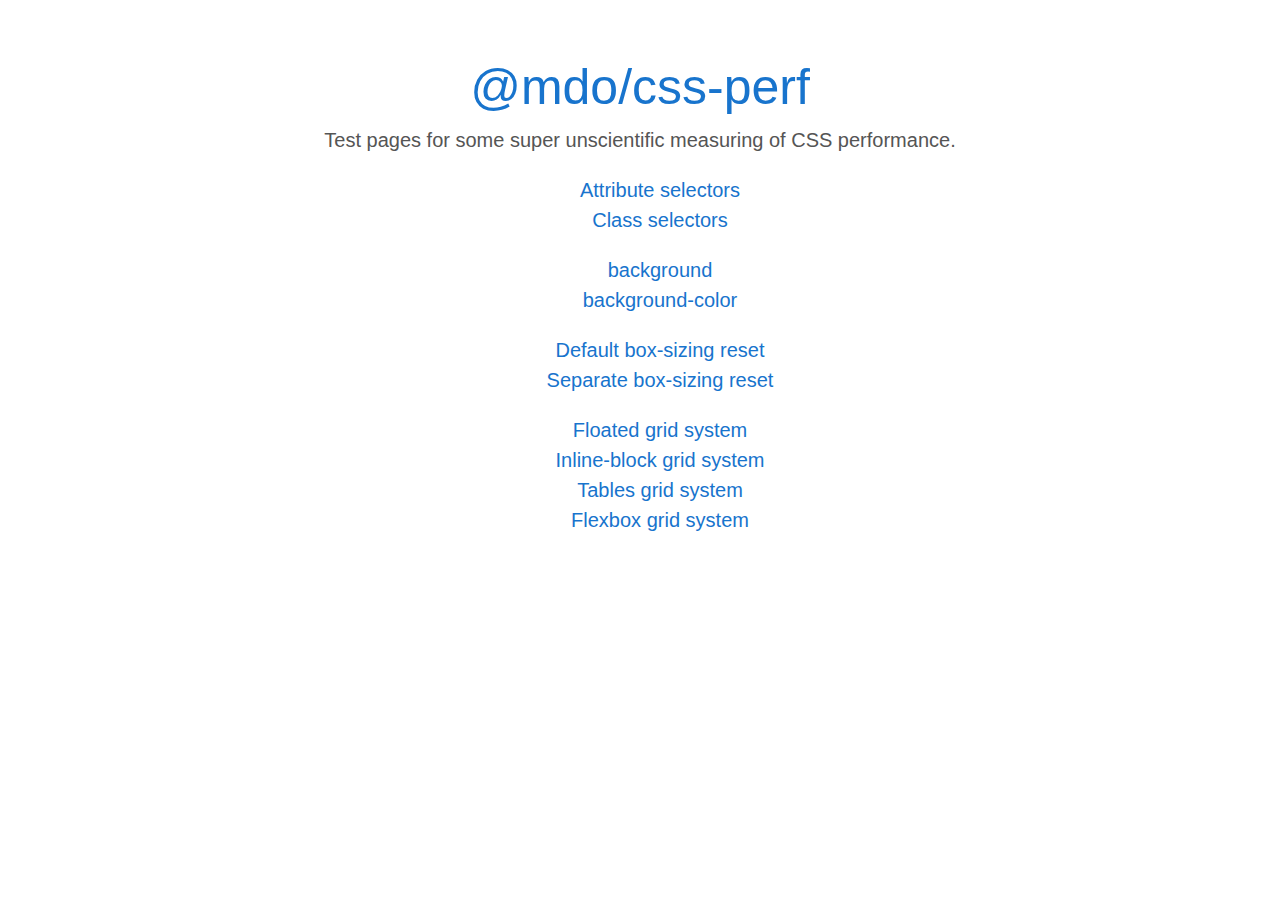
<file: index.html>
<!DOCTYPE html>
<html>
  <head>
    <meta charset="utf-8">
    <title>css-perf from @mdo</title>
    <style>
      html {
        font-size: 16px;
      }
      @media (min-width: 600px) {
        html {
          font-size: 20px;
        }
      }

      body {
        margin: 0;
        padding: 3rem 1rem;
        font: 1rem/1.5 "Helvetica Neue", sans-serif;
        color: #555;
        text-align: center;
        background-color: #fff;
      }

      a {
        color: #1874cd;
        text-decoration: none;
      }
      a:hover {
        color: #104e8b;
      }

      h1, h2, h3 {
        margin-top: 0;
        margin-bottom: .5rem;
        font-weight: 500;
        line-height: 1.1;
        color: #333;
      }
      h1 {
        font-size: 2.5rem;
      }
      h1 small {
        font-size: 80%;
        color: #777;
      }
      h2 {
        margin-top: 2rem;
        font-size: 1.75rem;
      }
      p, ul {
        margin-top: 0;
        margin-bottom: 1rem;
      }
      ul {
        list-style: none;
      }
    </style>
  </head>
  <body>


    <h1><a href="https://github.com/mdo/css-perf">@mdo/css-perf</a></h1>
    <p>Test pages for some super unscientific measuring of CSS performance.</p>
    <ul>
      <li><a href="attribute-selectors/">Attribute selectors</a></li>
      <li><a href="class-selectors/">Class selectors</a></li>
    </ul>
    <ul>
      <li><a href="background/">background</a></li>
      <li><a href="background-color/">background-color</a></li>
    </ul>
    <ul>
      <li><a href="box-sizing-reset/">Default box-sizing reset</a></li>
      <li><a href="box-sizing-reset-separate/">Separate box-sizing reset</a></li>
    </ul>
    <ul>
      <li><a href="grid-floats/">Floated grid system</a></li>
      <li><a href="grid-inline-block/">Inline-block grid system</a></li>
      <li><a href="grid-tables/">Tables grid system</a></li>
      <li><a href="grid-flexbox/">Flexbox grid system</a></li>
    </ul>

  </body>
</html>
</file>
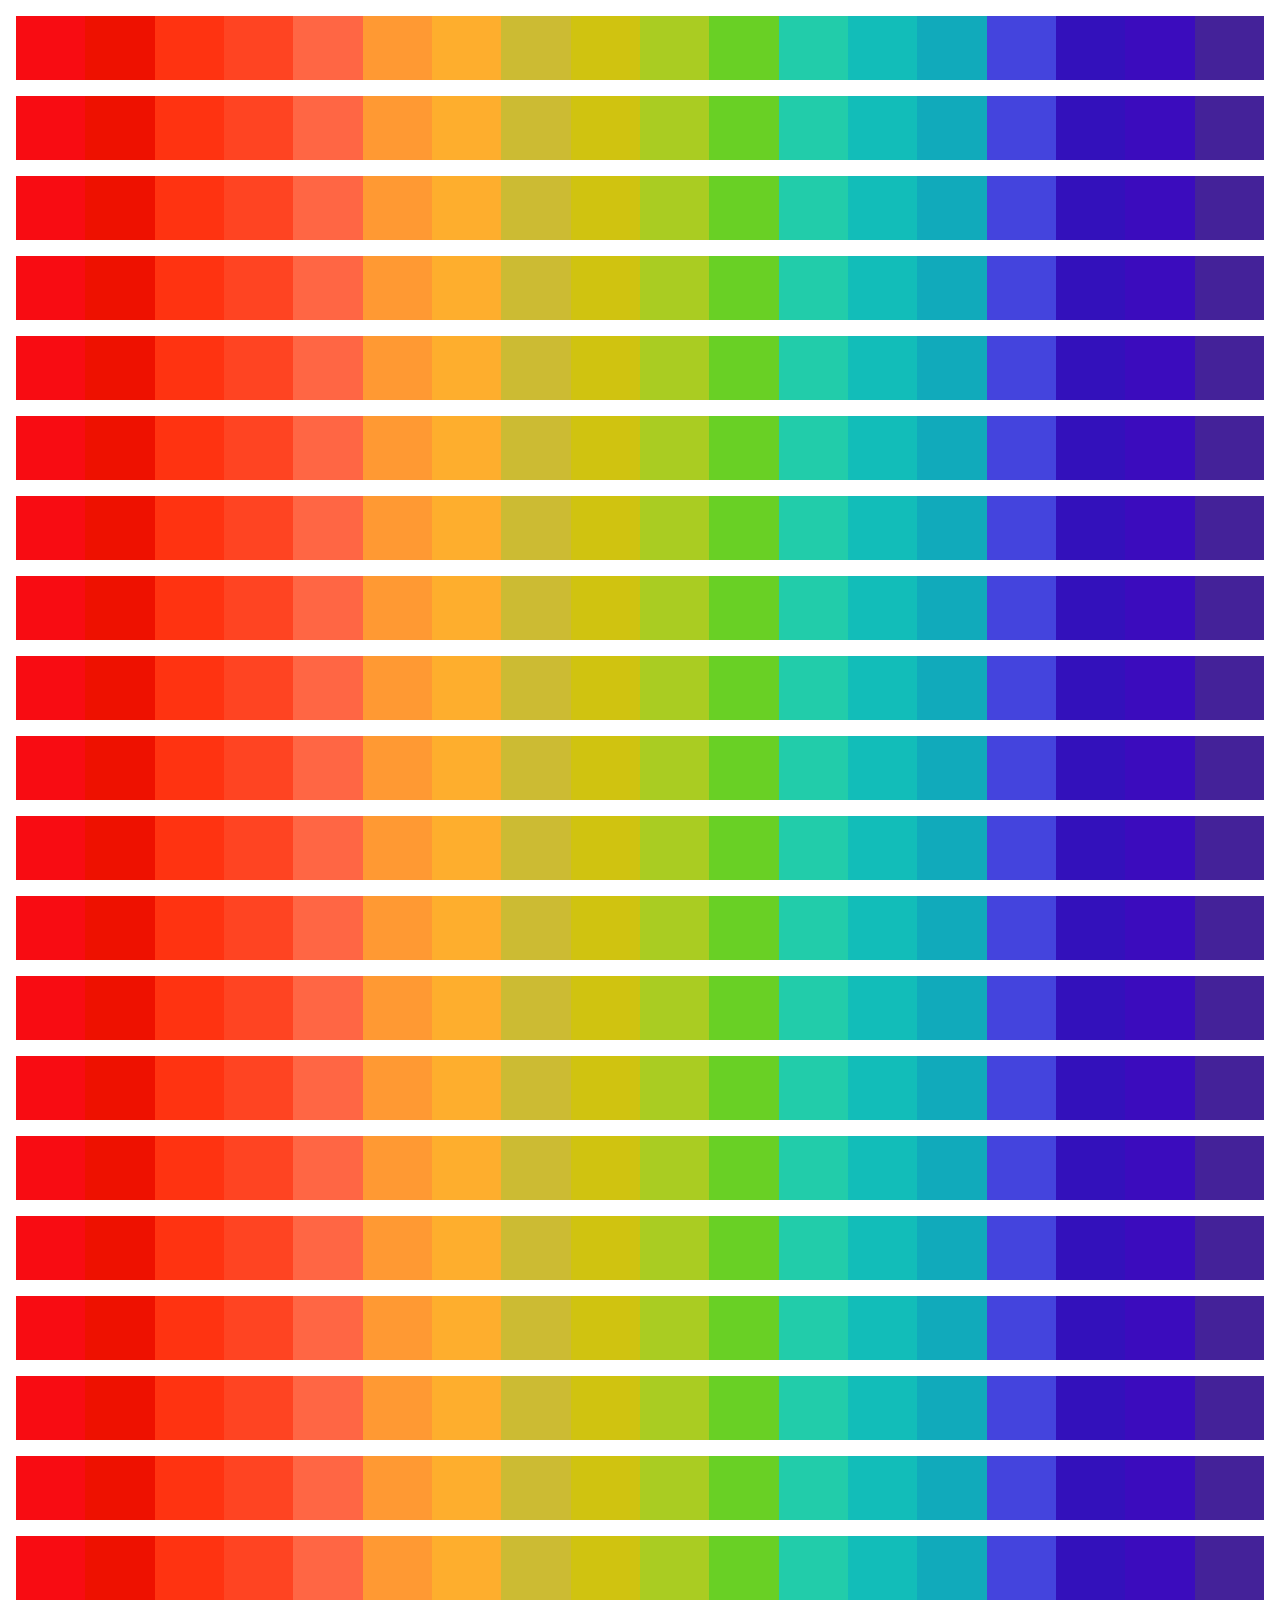
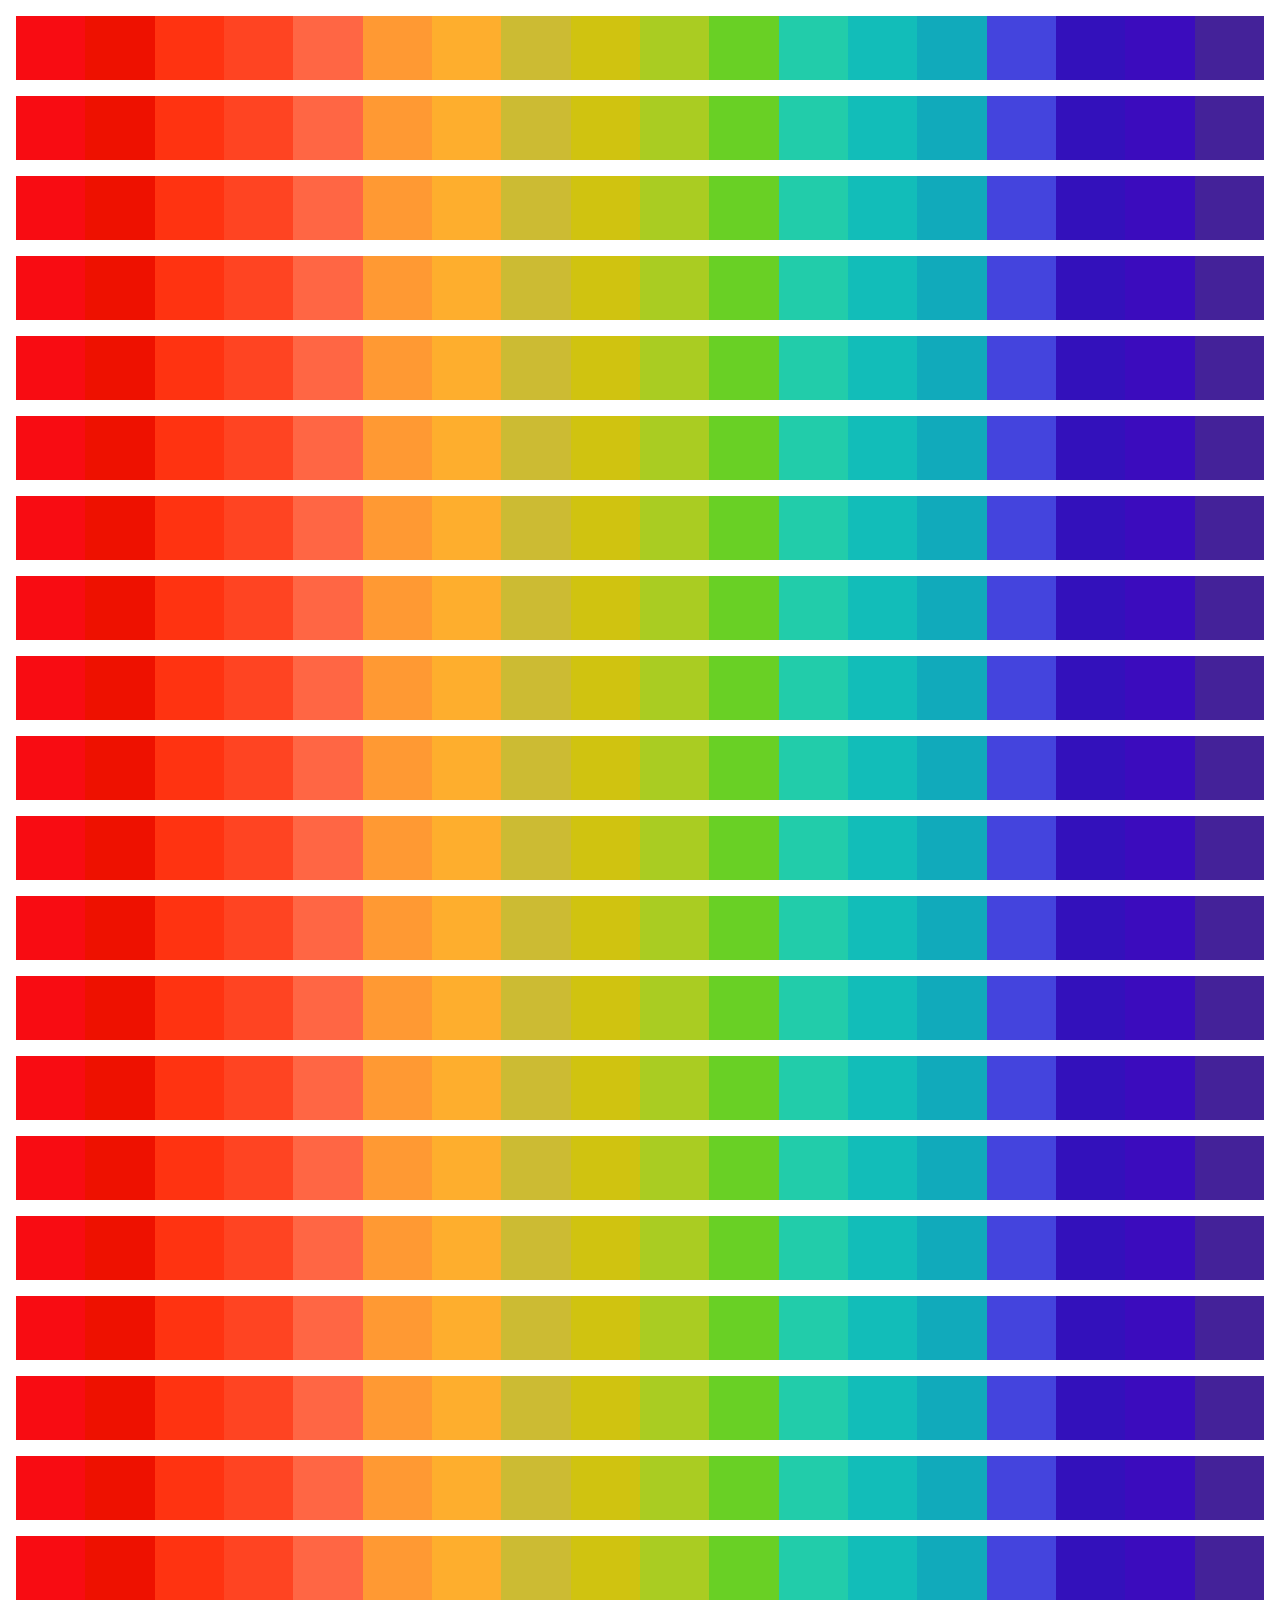
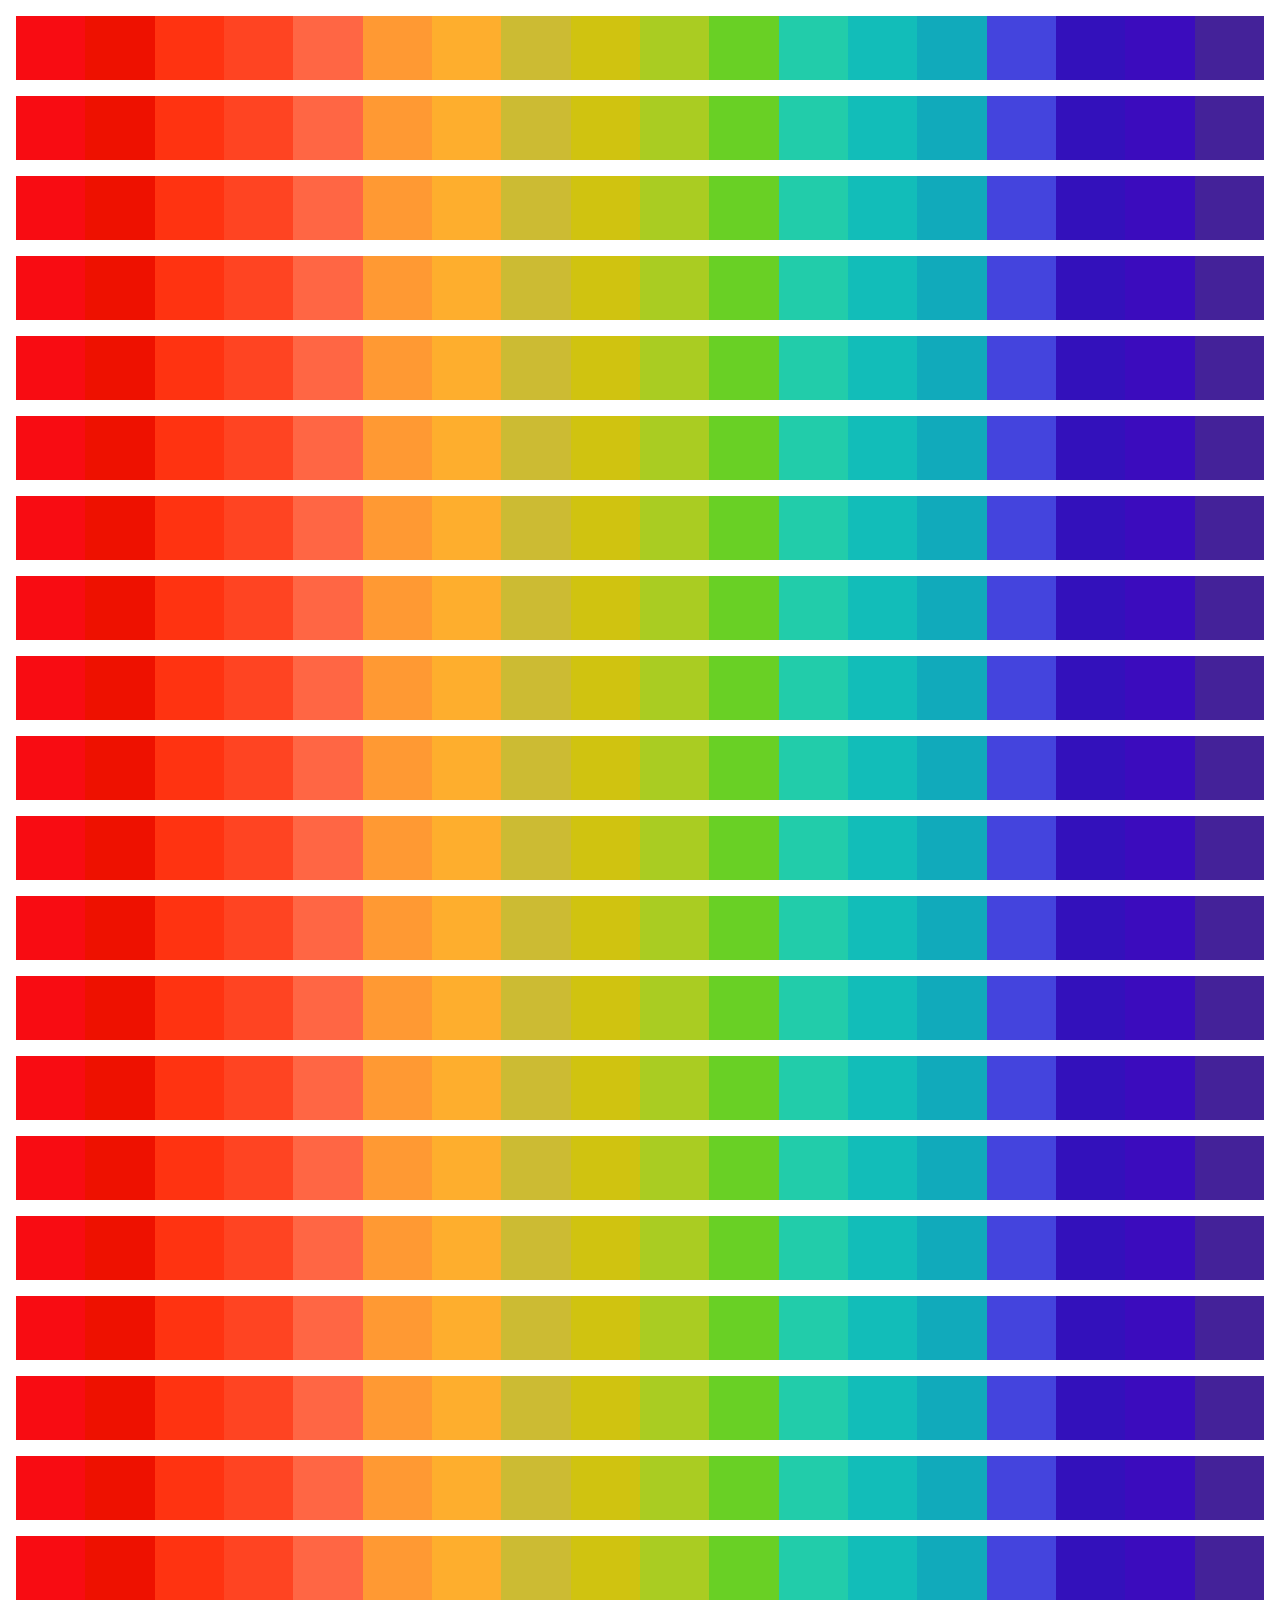
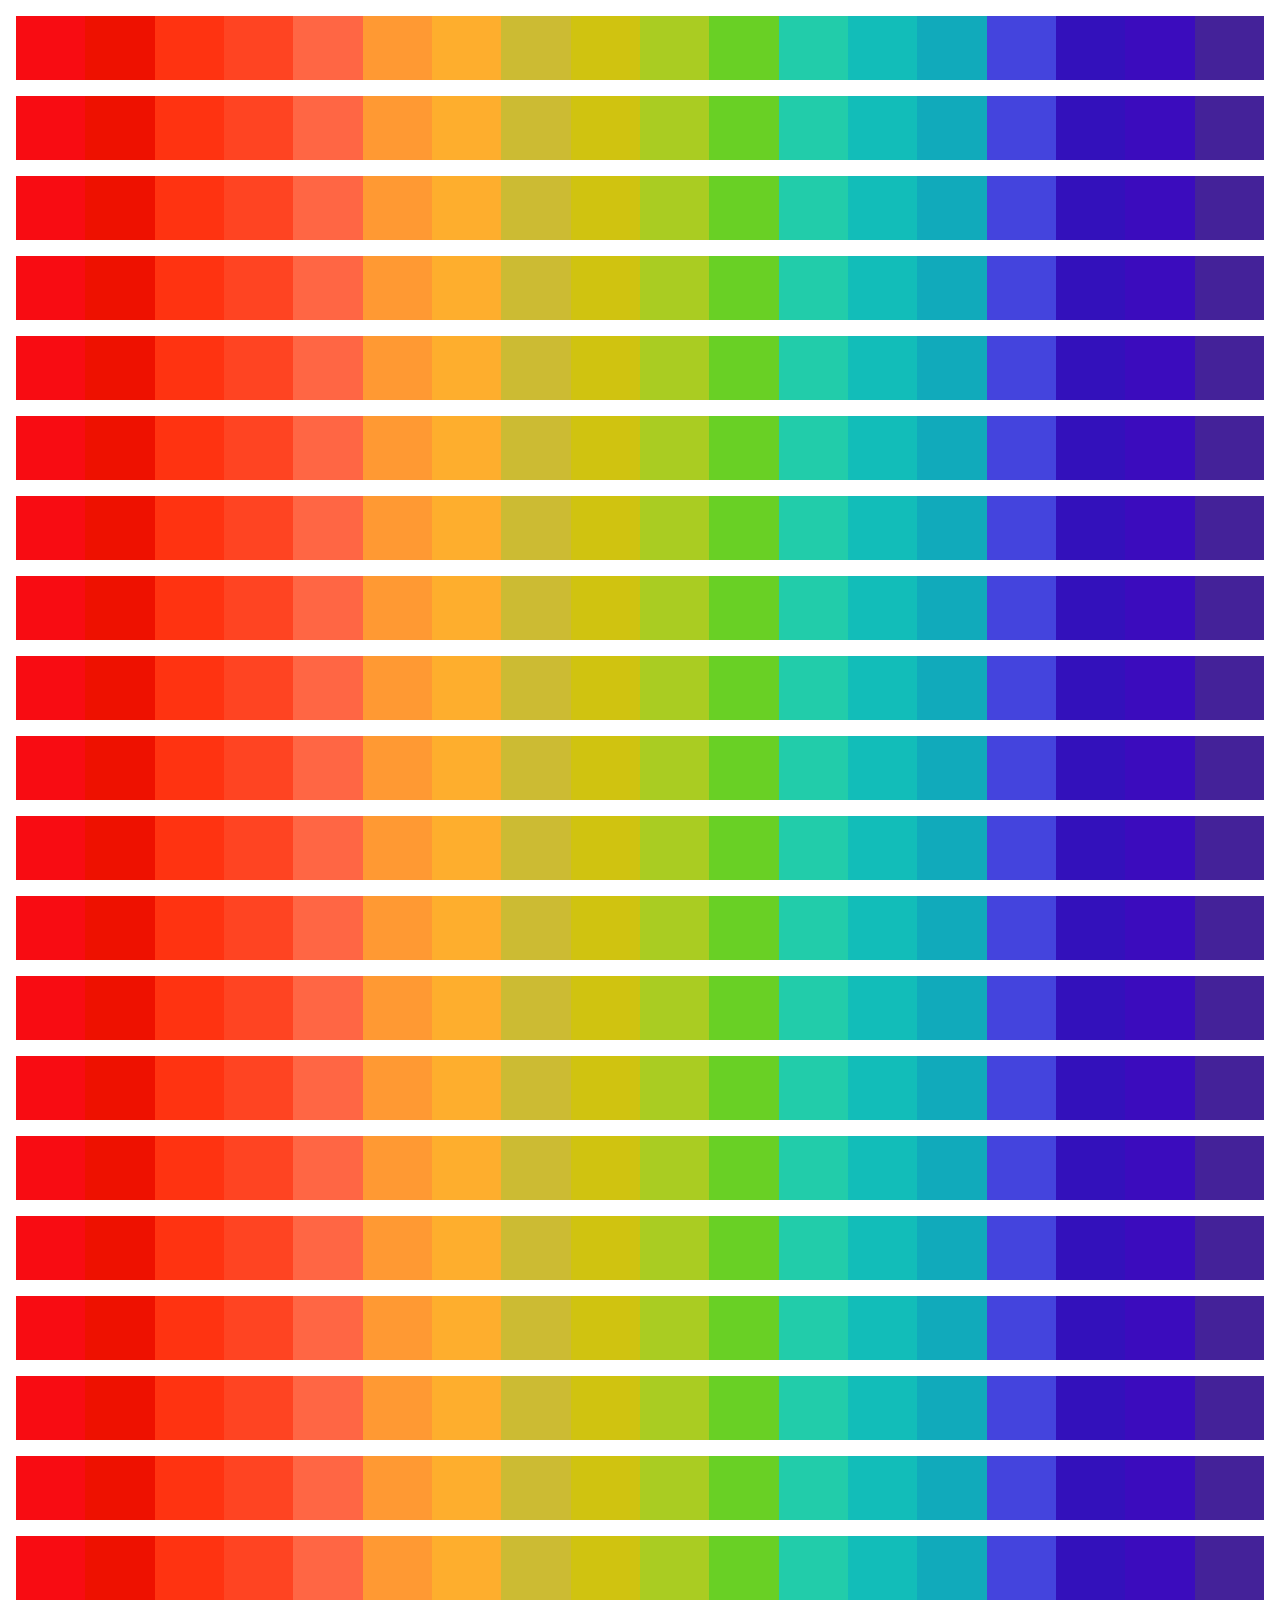
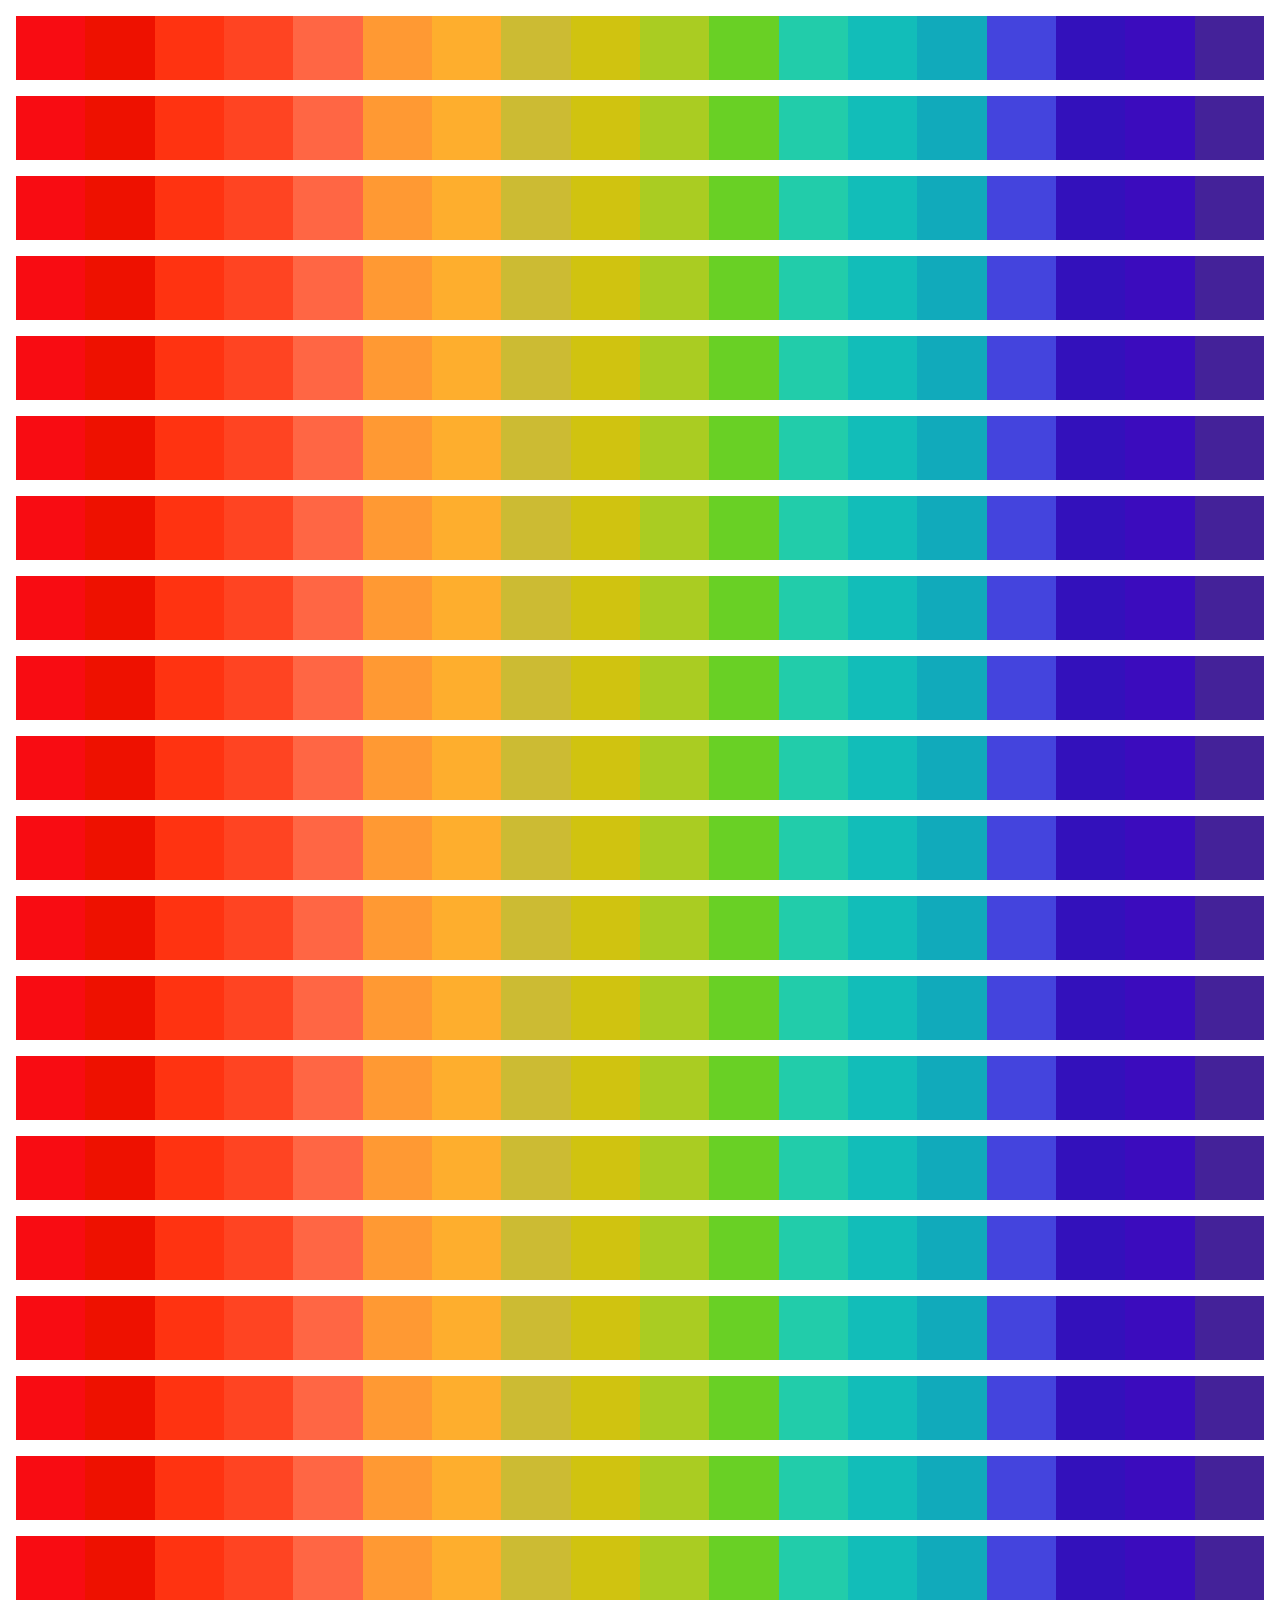
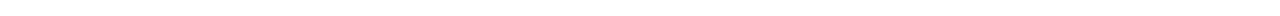
<file: background-color/index.html>
<!DOCTYPE html>
<html>
  <head>
    <meta charset="utf-8">
    <title>CSS background performance test &middot; @mdo</title>
    <link rel="stylesheet" href="test.css">
  </head>
  <body>

    <div class="swatch bg-1"></div>
    <div class="swatch bg-2"></div>
    <div class="swatch bg-3"></div>
    <div class="swatch bg-4"></div>
    <div class="swatch bg-5"></div>
    <div class="swatch bg-6"></div>
    <div class="swatch bg-7"></div>
    <div class="swatch bg-8"></div>
    <div class="swatch bg-9"></div>
    <div class="swatch bg-10"></div>
    <div class="swatch bg-11"></div>
    <div class="swatch bg-12"></div>
    <div class="swatch bg-13"></div>
    <div class="swatch bg-14"></div>
    <div class="swatch bg-15"></div>
    <div class="swatch bg-16"></div>
    <div class="swatch bg-17"></div>
    <div class="swatch bg-18"></div>

    <div class="swatch bg-1"></div>
    <div class="swatch bg-2"></div>
    <div class="swatch bg-3"></div>
    <div class="swatch bg-4"></div>
    <div class="swatch bg-5"></div>
    <div class="swatch bg-6"></div>
    <div class="swatch bg-7"></div>
    <div class="swatch bg-8"></div>
    <div class="swatch bg-9"></div>
    <div class="swatch bg-10"></div>
    <div class="swatch bg-11"></div>
    <div class="swatch bg-12"></div>
    <div class="swatch bg-13"></div>
    <div class="swatch bg-14"></div>
    <div class="swatch bg-15"></div>
    <div class="swatch bg-16"></div>
    <div class="swatch bg-17"></div>
    <div class="swatch bg-18"></div>

    <div class="swatch bg-1"></div>
    <div class="swatch bg-2"></div>
    <div class="swatch bg-3"></div>
    <div class="swatch bg-4"></div>
    <div class="swatch bg-5"></div>
    <div class="swatch bg-6"></div>
    <div class="swatch bg-7"></div>
    <div class="swatch bg-8"></div>
    <div class="swatch bg-9"></div>
    <div class="swatch bg-10"></div>
    <div class="swatch bg-11"></div>
    <div class="swatch bg-12"></div>
    <div class="swatch bg-13"></div>
    <div class="swatch bg-14"></div>
    <div class="swatch bg-15"></div>
    <div class="swatch bg-16"></div>
    <div class="swatch bg-17"></div>
    <div class="swatch bg-18"></div>

    <div class="swatch bg-1"></div>
    <div class="swatch bg-2"></div>
    <div class="swatch bg-3"></div>
    <div class="swatch bg-4"></div>
    <div class="swatch bg-5"></div>
    <div class="swatch bg-6"></div>
    <div class="swatch bg-7"></div>
    <div class="swatch bg-8"></div>
    <div class="swatch bg-9"></div>
    <div class="swatch bg-10"></div>
    <div class="swatch bg-11"></div>
    <div class="swatch bg-12"></div>
    <div class="swatch bg-13"></div>
    <div class="swatch bg-14"></div>
    <div class="swatch bg-15"></div>
    <div class="swatch bg-16"></div>
    <div class="swatch bg-17"></div>
    <div class="swatch bg-18"></div>

    <div class="swatch bg-1"></div>
    <div class="swatch bg-2"></div>
    <div class="swatch bg-3"></div>
    <div class="swatch bg-4"></div>
    <div class="swatch bg-5"></div>
    <div class="swatch bg-6"></div>
    <div class="swatch bg-7"></div>
    <div class="swatch bg-8"></div>
    <div class="swatch bg-9"></div>
    <div class="swatch bg-10"></div>
    <div class="swatch bg-11"></div>
    <div class="swatch bg-12"></div>
    <div class="swatch bg-13"></div>
    <div class="swatch bg-14"></div>
    <div class="swatch bg-15"></div>
    <div class="swatch bg-16"></div>
    <div class="swatch bg-17"></div>
    <div class="swatch bg-18"></div>

    <div class="swatch bg-1"></div>
    <div class="swatch bg-2"></div>
    <div class="swatch bg-3"></div>
    <div class="swatch bg-4"></div>
    <div class="swatch bg-5"></div>
    <div class="swatch bg-6"></div>
    <div class="swatch bg-7"></div>
    <div class="swatch bg-8"></div>
    <div class="swatch bg-9"></div>
    <div class="swatch bg-10"></div>
    <div class="swatch bg-11"></div>
    <div class="swatch bg-12"></div>
    <div class="swatch bg-13"></div>
    <div class="swatch bg-14"></div>
    <div class="swatch bg-15"></div>
    <div class="swatch bg-16"></div>
    <div class="swatch bg-17"></div>
    <div class="swatch bg-18"></div>

    <div class="swatch bg-1"></div>
    <div class="swatch bg-2"></div>
    <div class="swatch bg-3"></div>
    <div class="swatch bg-4"></div>
    <div class="swatch bg-5"></div>
    <div class="swatch bg-6"></div>
    <div class="swatch bg-7"></div>
    <div class="swatch bg-8"></div>
    <div class="swatch bg-9"></div>
    <div class="swatch bg-10"></div>
    <div class="swatch bg-11"></div>
    <div class="swatch bg-12"></div>
    <div class="swatch bg-13"></div>
    <div class="swatch bg-14"></div>
    <div class="swatch bg-15"></div>
    <div class="swatch bg-16"></div>
    <div class="swatch bg-17"></div>
    <div class="swatch bg-18"></div>

    <div class="swatch bg-1"></div>
    <div class="swatch bg-2"></div>
    <div class="swatch bg-3"></div>
    <div class="swatch bg-4"></div>
    <div class="swatch bg-5"></div>
    <div class="swatch bg-6"></div>
    <div class="swatch bg-7"></div>
    <div class="swatch bg-8"></div>
    <div class="swatch bg-9"></div>
    <div class="swatch bg-10"></div>
    <div class="swatch bg-11"></div>
    <div class="swatch bg-12"></div>
    <div class="swatch bg-13"></div>
    <div class="swatch bg-14"></div>
    <div class="swatch bg-15"></div>
    <div class="swatch bg-16"></div>
    <div class="swatch bg-17"></div>
    <div class="swatch bg-18"></div>

    <div class="swatch bg-1"></div>
    <div class="swatch bg-2"></div>
    <div class="swatch bg-3"></div>
    <div class="swatch bg-4"></div>
    <div class="swatch bg-5"></div>
    <div class="swatch bg-6"></div>
    <div class="swatch bg-7"></div>
    <div class="swatch bg-8"></div>
    <div class="swatch bg-9"></div>
    <div class="swatch bg-10"></div>
    <div class="swatch bg-11"></div>
    <div class="swatch bg-12"></div>
    <div class="swatch bg-13"></div>
    <div class="swatch bg-14"></div>
    <div class="swatch bg-15"></div>
    <div class="swatch bg-16"></div>
    <div class="swatch bg-17"></div>
    <div class="swatch bg-18"></div>

    <div class="swatch bg-1"></div>
    <div class="swatch bg-2"></div>
    <div class="swatch bg-3"></div>
    <div class="swatch bg-4"></div>
    <div class="swatch bg-5"></div>
    <div class="swatch bg-6"></div>
    <div class="swatch bg-7"></div>
    <div class="swatch bg-8"></div>
    <div class="swatch bg-9"></div>
    <div class="swatch bg-10"></div>
    <div class="swatch bg-11"></div>
    <div class="swatch bg-12"></div>
    <div class="swatch bg-13"></div>
    <div class="swatch bg-14"></div>
    <div class="swatch bg-15"></div>
    <div class="swatch bg-16"></div>
    <div class="swatch bg-17"></div>
    <div class="swatch bg-18"></div>

    <div class="swatch bg-1"></div>
    <div class="swatch bg-2"></div>
    <div class="swatch bg-3"></div>
    <div class="swatch bg-4"></div>
    <div class="swatch bg-5"></div>
    <div class="swatch bg-6"></div>
    <div class="swatch bg-7"></div>
    <div class="swatch bg-8"></div>
    <div class="swatch bg-9"></div>
    <div class="swatch bg-10"></div>
    <div class="swatch bg-11"></div>
    <div class="swatch bg-12"></div>
    <div class="swatch bg-13"></div>
    <div class="swatch bg-14"></div>
    <div class="swatch bg-15"></div>
    <div class="swatch bg-16"></div>
    <div class="swatch bg-17"></div>
    <div class="swatch bg-18"></div>

    <div class="swatch bg-1"></div>
    <div class="swatch bg-2"></div>
    <div class="swatch bg-3"></div>
    <div class="swatch bg-4"></div>
    <div class="swatch bg-5"></div>
    <div class="swatch bg-6"></div>
    <div class="swatch bg-7"></div>
    <div class="swatch bg-8"></div>
    <div class="swatch bg-9"></div>
    <div class="swatch bg-10"></div>
    <div class="swatch bg-11"></div>
    <div class="swatch bg-12"></div>
    <div class="swatch bg-13"></div>
    <div class="swatch bg-14"></div>
    <div class="swatch bg-15"></div>
    <div class="swatch bg-16"></div>
    <div class="swatch bg-17"></div>
    <div class="swatch bg-18"></div>

    <div class="swatch bg-1"></div>
    <div class="swatch bg-2"></div>
    <div class="swatch bg-3"></div>
    <div class="swatch bg-4"></div>
    <div class="swatch bg-5"></div>
    <div class="swatch bg-6"></div>
    <div class="swatch bg-7"></div>
    <div class="swatch bg-8"></div>
    <div class="swatch bg-9"></div>
    <div class="swatch bg-10"></div>
    <div class="swatch bg-11"></div>
    <div class="swatch bg-12"></div>
    <div class="swatch bg-13"></div>
    <div class="swatch bg-14"></div>
    <div class="swatch bg-15"></div>
    <div class="swatch bg-16"></div>
    <div class="swatch bg-17"></div>
    <div class="swatch bg-18"></div>

    <div class="swatch bg-1"></div>
    <div class="swatch bg-2"></div>
    <div class="swatch bg-3"></div>
    <div class="swatch bg-4"></div>
    <div class="swatch bg-5"></div>
    <div class="swatch bg-6"></div>
    <div class="swatch bg-7"></div>
    <div class="swatch bg-8"></div>
    <div class="swatch bg-9"></div>
    <div class="swatch bg-10"></div>
    <div class="swatch bg-11"></div>
    <div class="swatch bg-12"></div>
    <div class="swatch bg-13"></div>
    <div class="swatch bg-14"></div>
    <div class="swatch bg-15"></div>
    <div class="swatch bg-16"></div>
    <div class="swatch bg-17"></div>
    <div class="swatch bg-18"></div>

    <div class="swatch bg-1"></div>
    <div class="swatch bg-2"></div>
    <div class="swatch bg-3"></div>
    <div class="swatch bg-4"></div>
    <div class="swatch bg-5"></div>
    <div class="swatch bg-6"></div>
    <div class="swatch bg-7"></div>
    <div class="swatch bg-8"></div>
    <div class="swatch bg-9"></div>
    <div class="swatch bg-10"></div>
    <div class="swatch bg-11"></div>
    <div class="swatch bg-12"></div>
    <div class="swatch bg-13"></div>
    <div class="swatch bg-14"></div>
    <div class="swatch bg-15"></div>
    <div class="swatch bg-16"></div>
    <div class="swatch bg-17"></div>
    <div class="swatch bg-18"></div>

    <div class="swatch bg-1"></div>
    <div class="swatch bg-2"></div>
    <div class="swatch bg-3"></div>
    <div class="swatch bg-4"></div>
    <div class="swatch bg-5"></div>
    <div class="swatch bg-6"></div>
    <div class="swatch bg-7"></div>
    <div class="swatch bg-8"></div>
    <div class="swatch bg-9"></div>
    <div class="swatch bg-10"></div>
    <div class="swatch bg-11"></div>
    <div class="swatch bg-12"></div>
    <div class="swatch bg-13"></div>
    <div class="swatch bg-14"></div>
    <div class="swatch bg-15"></div>
    <div class="swatch bg-16"></div>
    <div class="swatch bg-17"></div>
    <div class="swatch bg-18"></div>

    <div class="swatch bg-1"></div>
    <div class="swatch bg-2"></div>
    <div class="swatch bg-3"></div>
    <div class="swatch bg-4"></div>
    <div class="swatch bg-5"></div>
    <div class="swatch bg-6"></div>
    <div class="swatch bg-7"></div>
    <div class="swatch bg-8"></div>
    <div class="swatch bg-9"></div>
    <div class="swatch bg-10"></div>
    <div class="swatch bg-11"></div>
    <div class="swatch bg-12"></div>
    <div class="swatch bg-13"></div>
    <div class="swatch bg-14"></div>
    <div class="swatch bg-15"></div>
    <div class="swatch bg-16"></div>
    <div class="swatch bg-17"></div>
    <div class="swatch bg-18"></div>

    <div class="swatch bg-1"></div>
    <div class="swatch bg-2"></div>
    <div class="swatch bg-3"></div>
    <div class="swatch bg-4"></div>
    <div class="swatch bg-5"></div>
    <div class="swatch bg-6"></div>
    <div class="swatch bg-7"></div>
    <div class="swatch bg-8"></div>
    <div class="swatch bg-9"></div>
    <div class="swatch bg-10"></div>
    <div class="swatch bg-11"></div>
    <div class="swatch bg-12"></div>
    <div class="swatch bg-13"></div>
    <div class="swatch bg-14"></div>
    <div class="swatch bg-15"></div>
    <div class="swatch bg-16"></div>
    <div class="swatch bg-17"></div>
    <div class="swatch bg-18"></div>

    <div class="swatch bg-1"></div>
    <div class="swatch bg-2"></div>
    <div class="swatch bg-3"></div>
    <div class="swatch bg-4"></div>
    <div class="swatch bg-5"></div>
    <div class="swatch bg-6"></div>
    <div class="swatch bg-7"></div>
    <div class="swatch bg-8"></div>
    <div class="swatch bg-9"></div>
    <div class="swatch bg-10"></div>
    <div class="swatch bg-11"></div>
    <div class="swatch bg-12"></div>
    <div class="swatch bg-13"></div>
    <div class="swatch bg-14"></div>
    <div class="swatch bg-15"></div>
    <div class="swatch bg-16"></div>
    <div class="swatch bg-17"></div>
    <div class="swatch bg-18"></div>

    <div class="swatch bg-1"></div>
    <div class="swatch bg-2"></div>
    <div class="swatch bg-3"></div>
    <div class="swatch bg-4"></div>
    <div class="swatch bg-5"></div>
    <div class="swatch bg-6"></div>
    <div class="swatch bg-7"></div>
    <div class="swatch bg-8"></div>
    <div class="swatch bg-9"></div>
    <div class="swatch bg-10"></div>
    <div class="swatch bg-11"></div>
    <div class="swatch bg-12"></div>
    <div class="swatch bg-13"></div>
    <div class="swatch bg-14"></div>
    <div class="swatch bg-15"></div>
    <div class="swatch bg-16"></div>
    <div class="swatch bg-17"></div>
    <div class="swatch bg-18"></div>

    <div class="swatch bg-1"></div>
    <div class="swatch bg-2"></div>
    <div class="swatch bg-3"></div>
    <div class="swatch bg-4"></div>
    <div class="swatch bg-5"></div>
    <div class="swatch bg-6"></div>
    <div class="swatch bg-7"></div>
    <div class="swatch bg-8"></div>
    <div class="swatch bg-9"></div>
    <div class="swatch bg-10"></div>
    <div class="swatch bg-11"></div>
    <div class="swatch bg-12"></div>
    <div class="swatch bg-13"></div>
    <div class="swatch bg-14"></div>
    <div class="swatch bg-15"></div>
    <div class="swatch bg-16"></div>
    <div class="swatch bg-17"></div>
    <div class="swatch bg-18"></div>

    <div class="swatch bg-1"></div>
    <div class="swatch bg-2"></div>
    <div class="swatch bg-3"></div>
    <div class="swatch bg-4"></div>
    <div class="swatch bg-5"></div>
    <div class="swatch bg-6"></div>
    <div class="swatch bg-7"></div>
    <div class="swatch bg-8"></div>
    <div class="swatch bg-9"></div>
    <div class="swatch bg-10"></div>
    <div class="swatch bg-11"></div>
    <div class="swatch bg-12"></div>
    <div class="swatch bg-13"></div>
    <div class="swatch bg-14"></div>
    <div class="swatch bg-15"></div>
    <div class="swatch bg-16"></div>
    <div class="swatch bg-17"></div>
    <div class="swatch bg-18"></div>

    <div class="swatch bg-1"></div>
    <div class="swatch bg-2"></div>
    <div class="swatch bg-3"></div>
    <div class="swatch bg-4"></div>
    <div class="swatch bg-5"></div>
    <div class="swatch bg-6"></div>
    <div class="swatch bg-7"></div>
    <div class="swatch bg-8"></div>
    <div class="swatch bg-9"></div>
    <div class="swatch bg-10"></div>
    <div class="swatch bg-11"></div>
    <div class="swatch bg-12"></div>
    <div class="swatch bg-13"></div>
    <div class="swatch bg-14"></div>
    <div class="swatch bg-15"></div>
    <div class="swatch bg-16"></div>
    <div class="swatch bg-17"></div>
    <div class="swatch bg-18"></div>

    <div class="swatch bg-1"></div>
    <div class="swatch bg-2"></div>
    <div class="swatch bg-3"></div>
    <div class="swatch bg-4"></div>
    <div class="swatch bg-5"></div>
    <div class="swatch bg-6"></div>
    <div class="swatch bg-7"></div>
    <div class="swatch bg-8"></div>
    <div class="swatch bg-9"></div>
    <div class="swatch bg-10"></div>
    <div class="swatch bg-11"></div>
    <div class="swatch bg-12"></div>
    <div class="swatch bg-13"></div>
    <div class="swatch bg-14"></div>
    <div class="swatch bg-15"></div>
    <div class="swatch bg-16"></div>
    <div class="swatch bg-17"></div>
    <div class="swatch bg-18"></div>

    <div class="swatch bg-1"></div>
    <div class="swatch bg-2"></div>
    <div class="swatch bg-3"></div>
    <div class="swatch bg-4"></div>
    <div class="swatch bg-5"></div>
    <div class="swatch bg-6"></div>
    <div class="swatch bg-7"></div>
    <div class="swatch bg-8"></div>
    <div class="swatch bg-9"></div>
    <div class="swatch bg-10"></div>
    <div class="swatch bg-11"></div>
    <div class="swatch bg-12"></div>
    <div class="swatch bg-13"></div>
    <div class="swatch bg-14"></div>
    <div class="swatch bg-15"></div>
    <div class="swatch bg-16"></div>
    <div class="swatch bg-17"></div>
    <div class="swatch bg-18"></div>

    <div class="swatch bg-1"></div>
    <div class="swatch bg-2"></div>
    <div class="swatch bg-3"></div>
    <div class="swatch bg-4"></div>
    <div class="swatch bg-5"></div>
    <div class="swatch bg-6"></div>
    <div class="swatch bg-7"></div>
    <div class="swatch bg-8"></div>
    <div class="swatch bg-9"></div>
    <div class="swatch bg-10"></div>
    <div class="swatch bg-11"></div>
    <div class="swatch bg-12"></div>
    <div class="swatch bg-13"></div>
    <div class="swatch bg-14"></div>
    <div class="swatch bg-15"></div>
    <div class="swatch bg-16"></div>
    <div class="swatch bg-17"></div>
    <div class="swatch bg-18"></div>

    <div class="swatch bg-1"></div>
    <div class="swatch bg-2"></div>
    <div class="swatch bg-3"></div>
    <div class="swatch bg-4"></div>
    <div class="swatch bg-5"></div>
    <div class="swatch bg-6"></div>
    <div class="swatch bg-7"></div>
    <div class="swatch bg-8"></div>
    <div class="swatch bg-9"></div>
    <div class="swatch bg-10"></div>
    <div class="swatch bg-11"></div>
    <div class="swatch bg-12"></div>
    <div class="swatch bg-13"></div>
    <div class="swatch bg-14"></div>
    <div class="swatch bg-15"></div>
    <div class="swatch bg-16"></div>
    <div class="swatch bg-17"></div>
    <div class="swatch bg-18"></div>

    <div class="swatch bg-1"></div>
    <div class="swatch bg-2"></div>
    <div class="swatch bg-3"></div>
    <div class="swatch bg-4"></div>
    <div class="swatch bg-5"></div>
    <div class="swatch bg-6"></div>
    <div class="swatch bg-7"></div>
    <div class="swatch bg-8"></div>
    <div class="swatch bg-9"></div>
    <div class="swatch bg-10"></div>
    <div class="swatch bg-11"></div>
    <div class="swatch bg-12"></div>
    <div class="swatch bg-13"></div>
    <div class="swatch bg-14"></div>
    <div class="swatch bg-15"></div>
    <div class="swatch bg-16"></div>
    <div class="swatch bg-17"></div>
    <div class="swatch bg-18"></div>

    <div class="swatch bg-1"></div>
    <div class="swatch bg-2"></div>
    <div class="swatch bg-3"></div>
    <div class="swatch bg-4"></div>
    <div class="swatch bg-5"></div>
    <div class="swatch bg-6"></div>
    <div class="swatch bg-7"></div>
    <div class="swatch bg-8"></div>
    <div class="swatch bg-9"></div>
    <div class="swatch bg-10"></div>
    <div class="swatch bg-11"></div>
    <div class="swatch bg-12"></div>
    <div class="swatch bg-13"></div>
    <div class="swatch bg-14"></div>
    <div class="swatch bg-15"></div>
    <div class="swatch bg-16"></div>
    <div class="swatch bg-17"></div>
    <div class="swatch bg-18"></div>

    <div class="swatch bg-1"></div>
    <div class="swatch bg-2"></div>
    <div class="swatch bg-3"></div>
    <div class="swatch bg-4"></div>
    <div class="swatch bg-5"></div>
    <div class="swatch bg-6"></div>
    <div class="swatch bg-7"></div>
    <div class="swatch bg-8"></div>
    <div class="swatch bg-9"></div>
    <div class="swatch bg-10"></div>
    <div class="swatch bg-11"></div>
    <div class="swatch bg-12"></div>
    <div class="swatch bg-13"></div>
    <div class="swatch bg-14"></div>
    <div class="swatch bg-15"></div>
    <div class="swatch bg-16"></div>
    <div class="swatch bg-17"></div>
    <div class="swatch bg-18"></div>

    <div class="swatch bg-1"></div>
    <div class="swatch bg-2"></div>
    <div class="swatch bg-3"></div>
    <div class="swatch bg-4"></div>
    <div class="swatch bg-5"></div>
    <div class="swatch bg-6"></div>
    <div class="swatch bg-7"></div>
    <div class="swatch bg-8"></div>
    <div class="swatch bg-9"></div>
    <div class="swatch bg-10"></div>
    <div class="swatch bg-11"></div>
    <div class="swatch bg-12"></div>
    <div class="swatch bg-13"></div>
    <div class="swatch bg-14"></div>
    <div class="swatch bg-15"></div>
    <div class="swatch bg-16"></div>
    <div class="swatch bg-17"></div>
    <div class="swatch bg-18"></div>

    <div class="swatch bg-1"></div>
    <div class="swatch bg-2"></div>
    <div class="swatch bg-3"></div>
    <div class="swatch bg-4"></div>
    <div class="swatch bg-5"></div>
    <div class="swatch bg-6"></div>
    <div class="swatch bg-7"></div>
    <div class="swatch bg-8"></div>
    <div class="swatch bg-9"></div>
    <div class="swatch bg-10"></div>
    <div class="swatch bg-11"></div>
    <div class="swatch bg-12"></div>
    <div class="swatch bg-13"></div>
    <div class="swatch bg-14"></div>
    <div class="swatch bg-15"></div>
    <div class="swatch bg-16"></div>
    <div class="swatch bg-17"></div>
    <div class="swatch bg-18"></div>

    <div class="swatch bg-1"></div>
    <div class="swatch bg-2"></div>
    <div class="swatch bg-3"></div>
    <div class="swatch bg-4"></div>
    <div class="swatch bg-5"></div>
    <div class="swatch bg-6"></div>
    <div class="swatch bg-7"></div>
    <div class="swatch bg-8"></div>
    <div class="swatch bg-9"></div>
    <div class="swatch bg-10"></div>
    <div class="swatch bg-11"></div>
    <div class="swatch bg-12"></div>
    <div class="swatch bg-13"></div>
    <div class="swatch bg-14"></div>
    <div class="swatch bg-15"></div>
    <div class="swatch bg-16"></div>
    <div class="swatch bg-17"></div>
    <div class="swatch bg-18"></div>

    <div class="swatch bg-1"></div>
    <div class="swatch bg-2"></div>
    <div class="swatch bg-3"></div>
    <div class="swatch bg-4"></div>
    <div class="swatch bg-5"></div>
    <div class="swatch bg-6"></div>
    <div class="swatch bg-7"></div>
    <div class="swatch bg-8"></div>
    <div class="swatch bg-9"></div>
    <div class="swatch bg-10"></div>
    <div class="swatch bg-11"></div>
    <div class="swatch bg-12"></div>
    <div class="swatch bg-13"></div>
    <div class="swatch bg-14"></div>
    <div class="swatch bg-15"></div>
    <div class="swatch bg-16"></div>
    <div class="swatch bg-17"></div>
    <div class="swatch bg-18"></div>

    <div class="swatch bg-1"></div>
    <div class="swatch bg-2"></div>
    <div class="swatch bg-3"></div>
    <div class="swatch bg-4"></div>
    <div class="swatch bg-5"></div>
    <div class="swatch bg-6"></div>
    <div class="swatch bg-7"></div>
    <div class="swatch bg-8"></div>
    <div class="swatch bg-9"></div>
    <div class="swatch bg-10"></div>
    <div class="swatch bg-11"></div>
    <div class="swatch bg-12"></div>
    <div class="swatch bg-13"></div>
    <div class="swatch bg-14"></div>
    <div class="swatch bg-15"></div>
    <div class="swatch bg-16"></div>
    <div class="swatch bg-17"></div>
    <div class="swatch bg-18"></div>

    <div class="swatch bg-1"></div>
    <div class="swatch bg-2"></div>
    <div class="swatch bg-3"></div>
    <div class="swatch bg-4"></div>
    <div class="swatch bg-5"></div>
    <div class="swatch bg-6"></div>
    <div class="swatch bg-7"></div>
    <div class="swatch bg-8"></div>
    <div class="swatch bg-9"></div>
    <div class="swatch bg-10"></div>
    <div class="swatch bg-11"></div>
    <div class="swatch bg-12"></div>
    <div class="swatch bg-13"></div>
    <div class="swatch bg-14"></div>
    <div class="swatch bg-15"></div>
    <div class="swatch bg-16"></div>
    <div class="swatch bg-17"></div>
    <div class="swatch bg-18"></div>

    <div class="swatch bg-1"></div>
    <div class="swatch bg-2"></div>
    <div class="swatch bg-3"></div>
    <div class="swatch bg-4"></div>
    <div class="swatch bg-5"></div>
    <div class="swatch bg-6"></div>
    <div class="swatch bg-7"></div>
    <div class="swatch bg-8"></div>
    <div class="swatch bg-9"></div>
    <div class="swatch bg-10"></div>
    <div class="swatch bg-11"></div>
    <div class="swatch bg-12"></div>
    <div class="swatch bg-13"></div>
    <div class="swatch bg-14"></div>
    <div class="swatch bg-15"></div>
    <div class="swatch bg-16"></div>
    <div class="swatch bg-17"></div>
    <div class="swatch bg-18"></div>

    <div class="swatch bg-1"></div>
    <div class="swatch bg-2"></div>
    <div class="swatch bg-3"></div>
    <div class="swatch bg-4"></div>
    <div class="swatch bg-5"></div>
    <div class="swatch bg-6"></div>
    <div class="swatch bg-7"></div>
    <div class="swatch bg-8"></div>
    <div class="swatch bg-9"></div>
    <div class="swatch bg-10"></div>
    <div class="swatch bg-11"></div>
    <div class="swatch bg-12"></div>
    <div class="swatch bg-13"></div>
    <div class="swatch bg-14"></div>
    <div class="swatch bg-15"></div>
    <div class="swatch bg-16"></div>
    <div class="swatch bg-17"></div>
    <div class="swatch bg-18"></div>

    <div class="swatch bg-1"></div>
    <div class="swatch bg-2"></div>
    <div class="swatch bg-3"></div>
    <div class="swatch bg-4"></div>
    <div class="swatch bg-5"></div>
    <div class="swatch bg-6"></div>
    <div class="swatch bg-7"></div>
    <div class="swatch bg-8"></div>
    <div class="swatch bg-9"></div>
    <div class="swatch bg-10"></div>
    <div class="swatch bg-11"></div>
    <div class="swatch bg-12"></div>
    <div class="swatch bg-13"></div>
    <div class="swatch bg-14"></div>
    <div class="swatch bg-15"></div>
    <div class="swatch bg-16"></div>
    <div class="swatch bg-17"></div>
    <div class="swatch bg-18"></div>

    <div class="swatch bg-1"></div>
    <div class="swatch bg-2"></div>
    <div class="swatch bg-3"></div>
    <div class="swatch bg-4"></div>
    <div class="swatch bg-5"></div>
    <div class="swatch bg-6"></div>
    <div class="swatch bg-7"></div>
    <div class="swatch bg-8"></div>
    <div class="swatch bg-9"></div>
    <div class="swatch bg-10"></div>
    <div class="swatch bg-11"></div>
    <div class="swatch bg-12"></div>
    <div class="swatch bg-13"></div>
    <div class="swatch bg-14"></div>
    <div class="swatch bg-15"></div>
    <div class="swatch bg-16"></div>
    <div class="swatch bg-17"></div>
    <div class="swatch bg-18"></div>

    <div class="swatch bg-1"></div>
    <div class="swatch bg-2"></div>
    <div class="swatch bg-3"></div>
    <div class="swatch bg-4"></div>
    <div class="swatch bg-5"></div>
    <div class="swatch bg-6"></div>
    <div class="swatch bg-7"></div>
    <div class="swatch bg-8"></div>
    <div class="swatch bg-9"></div>
    <div class="swatch bg-10"></div>
    <div class="swatch bg-11"></div>
    <div class="swatch bg-12"></div>
    <div class="swatch bg-13"></div>
    <div class="swatch bg-14"></div>
    <div class="swatch bg-15"></div>
    <div class="swatch bg-16"></div>
    <div class="swatch bg-17"></div>
    <div class="swatch bg-18"></div>

    <div class="swatch bg-1"></div>
    <div class="swatch bg-2"></div>
    <div class="swatch bg-3"></div>
    <div class="swatch bg-4"></div>
    <div class="swatch bg-5"></div>
    <div class="swatch bg-6"></div>
    <div class="swatch bg-7"></div>
    <div class="swatch bg-8"></div>
    <div class="swatch bg-9"></div>
    <div class="swatch bg-10"></div>
    <div class="swatch bg-11"></div>
    <div class="swatch bg-12"></div>
    <div class="swatch bg-13"></div>
    <div class="swatch bg-14"></div>
    <div class="swatch bg-15"></div>
    <div class="swatch bg-16"></div>
    <div class="swatch bg-17"></div>
    <div class="swatch bg-18"></div>

    <div class="swatch bg-1"></div>
    <div class="swatch bg-2"></div>
    <div class="swatch bg-3"></div>
    <div class="swatch bg-4"></div>
    <div class="swatch bg-5"></div>
    <div class="swatch bg-6"></div>
    <div class="swatch bg-7"></div>
    <div class="swatch bg-8"></div>
    <div class="swatch bg-9"></div>
    <div class="swatch bg-10"></div>
    <div class="swatch bg-11"></div>
    <div class="swatch bg-12"></div>
    <div class="swatch bg-13"></div>
    <div class="swatch bg-14"></div>
    <div class="swatch bg-15"></div>
    <div class="swatch bg-16"></div>
    <div class="swatch bg-17"></div>
    <div class="swatch bg-18"></div>

    <div class="swatch bg-1"></div>
    <div class="swatch bg-2"></div>
    <div class="swatch bg-3"></div>
    <div class="swatch bg-4"></div>
    <div class="swatch bg-5"></div>
    <div class="swatch bg-6"></div>
    <div class="swatch bg-7"></div>
    <div class="swatch bg-8"></div>
    <div class="swatch bg-9"></div>
    <div class="swatch bg-10"></div>
    <div class="swatch bg-11"></div>
    <div class="swatch bg-12"></div>
    <div class="swatch bg-13"></div>
    <div class="swatch bg-14"></div>
    <div class="swatch bg-15"></div>
    <div class="swatch bg-16"></div>
    <div class="swatch bg-17"></div>
    <div class="swatch bg-18"></div>

    <div class="swatch bg-1"></div>
    <div class="swatch bg-2"></div>
    <div class="swatch bg-3"></div>
    <div class="swatch bg-4"></div>
    <div class="swatch bg-5"></div>
    <div class="swatch bg-6"></div>
    <div class="swatch bg-7"></div>
    <div class="swatch bg-8"></div>
    <div class="swatch bg-9"></div>
    <div class="swatch bg-10"></div>
    <div class="swatch bg-11"></div>
    <div class="swatch bg-12"></div>
    <div class="swatch bg-13"></div>
    <div class="swatch bg-14"></div>
    <div class="swatch bg-15"></div>
    <div class="swatch bg-16"></div>
    <div class="swatch bg-17"></div>
    <div class="swatch bg-18"></div>

    <div class="swatch bg-1"></div>
    <div class="swatch bg-2"></div>
    <div class="swatch bg-3"></div>
    <div class="swatch bg-4"></div>
    <div class="swatch bg-5"></div>
    <div class="swatch bg-6"></div>
    <div class="swatch bg-7"></div>
    <div class="swatch bg-8"></div>
    <div class="swatch bg-9"></div>
    <div class="swatch bg-10"></div>
    <div class="swatch bg-11"></div>
    <div class="swatch bg-12"></div>
    <div class="swatch bg-13"></div>
    <div class="swatch bg-14"></div>
    <div class="swatch bg-15"></div>
    <div class="swatch bg-16"></div>
    <div class="swatch bg-17"></div>
    <div class="swatch bg-18"></div>

    <div class="swatch bg-1"></div>
    <div class="swatch bg-2"></div>
    <div class="swatch bg-3"></div>
    <div class="swatch bg-4"></div>
    <div class="swatch bg-5"></div>
    <div class="swatch bg-6"></div>
    <div class="swatch bg-7"></div>
    <div class="swatch bg-8"></div>
    <div class="swatch bg-9"></div>
    <div class="swatch bg-10"></div>
    <div class="swatch bg-11"></div>
    <div class="swatch bg-12"></div>
    <div class="swatch bg-13"></div>
    <div class="swatch bg-14"></div>
    <div class="swatch bg-15"></div>
    <div class="swatch bg-16"></div>
    <div class="swatch bg-17"></div>
    <div class="swatch bg-18"></div>

    <div class="swatch bg-1"></div>
    <div class="swatch bg-2"></div>
    <div class="swatch bg-3"></div>
    <div class="swatch bg-4"></div>
    <div class="swatch bg-5"></div>
    <div class="swatch bg-6"></div>
    <div class="swatch bg-7"></div>
    <div class="swatch bg-8"></div>
    <div class="swatch bg-9"></div>
    <div class="swatch bg-10"></div>
    <div class="swatch bg-11"></div>
    <div class="swatch bg-12"></div>
    <div class="swatch bg-13"></div>
    <div class="swatch bg-14"></div>
    <div class="swatch bg-15"></div>
    <div class="swatch bg-16"></div>
    <div class="swatch bg-17"></div>
    <div class="swatch bg-18"></div>

    <div class="swatch bg-1"></div>
    <div class="swatch bg-2"></div>
    <div class="swatch bg-3"></div>
    <div class="swatch bg-4"></div>
    <div class="swatch bg-5"></div>
    <div class="swatch bg-6"></div>
    <div class="swatch bg-7"></div>
    <div class="swatch bg-8"></div>
    <div class="swatch bg-9"></div>
    <div class="swatch bg-10"></div>
    <div class="swatch bg-11"></div>
    <div class="swatch bg-12"></div>
    <div class="swatch bg-13"></div>
    <div class="swatch bg-14"></div>
    <div class="swatch bg-15"></div>
    <div class="swatch bg-16"></div>
    <div class="swatch bg-17"></div>
    <div class="swatch bg-18"></div>

    <div class="swatch bg-1"></div>
    <div class="swatch bg-2"></div>
    <div class="swatch bg-3"></div>
    <div class="swatch bg-4"></div>
    <div class="swatch bg-5"></div>
    <div class="swatch bg-6"></div>
    <div class="swatch bg-7"></div>
    <div class="swatch bg-8"></div>
    <div class="swatch bg-9"></div>
    <div class="swatch bg-10"></div>
    <div class="swatch bg-11"></div>
    <div class="swatch bg-12"></div>
    <div class="swatch bg-13"></div>
    <div class="swatch bg-14"></div>
    <div class="swatch bg-15"></div>
    <div class="swatch bg-16"></div>
    <div class="swatch bg-17"></div>
    <div class="swatch bg-18"></div>

    <div class="swatch bg-1"></div>
    <div class="swatch bg-2"></div>
    <div class="swatch bg-3"></div>
    <div class="swatch bg-4"></div>
    <div class="swatch bg-5"></div>
    <div class="swatch bg-6"></div>
    <div class="swatch bg-7"></div>
    <div class="swatch bg-8"></div>
    <div class="swatch bg-9"></div>
    <div class="swatch bg-10"></div>
    <div class="swatch bg-11"></div>
    <div class="swatch bg-12"></div>
    <div class="swatch bg-13"></div>
    <div class="swatch bg-14"></div>
    <div class="swatch bg-15"></div>
    <div class="swatch bg-16"></div>
    <div class="swatch bg-17"></div>
    <div class="swatch bg-18"></div>

    <div class="swatch bg-1"></div>
    <div class="swatch bg-2"></div>
    <div class="swatch bg-3"></div>
    <div class="swatch bg-4"></div>
    <div class="swatch bg-5"></div>
    <div class="swatch bg-6"></div>
    <div class="swatch bg-7"></div>
    <div class="swatch bg-8"></div>
    <div class="swatch bg-9"></div>
    <div class="swatch bg-10"></div>
    <div class="swatch bg-11"></div>
    <div class="swatch bg-12"></div>
    <div class="swatch bg-13"></div>
    <div class="swatch bg-14"></div>
    <div class="swatch bg-15"></div>
    <div class="swatch bg-16"></div>
    <div class="swatch bg-17"></div>
    <div class="swatch bg-18"></div>

    <div class="swatch bg-1"></div>
    <div class="swatch bg-2"></div>
    <div class="swatch bg-3"></div>
    <div class="swatch bg-4"></div>
    <div class="swatch bg-5"></div>
    <div class="swatch bg-6"></div>
    <div class="swatch bg-7"></div>
    <div class="swatch bg-8"></div>
    <div class="swatch bg-9"></div>
    <div class="swatch bg-10"></div>
    <div class="swatch bg-11"></div>
    <div class="swatch bg-12"></div>
    <div class="swatch bg-13"></div>
    <div class="swatch bg-14"></div>
    <div class="swatch bg-15"></div>
    <div class="swatch bg-16"></div>
    <div class="swatch bg-17"></div>
    <div class="swatch bg-18"></div>

    <div class="swatch bg-1"></div>
    <div class="swatch bg-2"></div>
    <div class="swatch bg-3"></div>
    <div class="swatch bg-4"></div>
    <div class="swatch bg-5"></div>
    <div class="swatch bg-6"></div>
    <div class="swatch bg-7"></div>
    <div class="swatch bg-8"></div>
    <div class="swatch bg-9"></div>
    <div class="swatch bg-10"></div>
    <div class="swatch bg-11"></div>
    <div class="swatch bg-12"></div>
    <div class="swatch bg-13"></div>
    <div class="swatch bg-14"></div>
    <div class="swatch bg-15"></div>
    <div class="swatch bg-16"></div>
    <div class="swatch bg-17"></div>
    <div class="swatch bg-18"></div>

    <div class="swatch bg-1"></div>
    <div class="swatch bg-2"></div>
    <div class="swatch bg-3"></div>
    <div class="swatch bg-4"></div>
    <div class="swatch bg-5"></div>
    <div class="swatch bg-6"></div>
    <div class="swatch bg-7"></div>
    <div class="swatch bg-8"></div>
    <div class="swatch bg-9"></div>
    <div class="swatch bg-10"></div>
    <div class="swatch bg-11"></div>
    <div class="swatch bg-12"></div>
    <div class="swatch bg-13"></div>
    <div class="swatch bg-14"></div>
    <div class="swatch bg-15"></div>
    <div class="swatch bg-16"></div>
    <div class="swatch bg-17"></div>
    <div class="swatch bg-18"></div>

    <div class="swatch bg-1"></div>
    <div class="swatch bg-2"></div>
    <div class="swatch bg-3"></div>
    <div class="swatch bg-4"></div>
    <div class="swatch bg-5"></div>
    <div class="swatch bg-6"></div>
    <div class="swatch bg-7"></div>
    <div class="swatch bg-8"></div>
    <div class="swatch bg-9"></div>
    <div class="swatch bg-10"></div>
    <div class="swatch bg-11"></div>
    <div class="swatch bg-12"></div>
    <div class="swatch bg-13"></div>
    <div class="swatch bg-14"></div>
    <div class="swatch bg-15"></div>
    <div class="swatch bg-16"></div>
    <div class="swatch bg-17"></div>
    <div class="swatch bg-18"></div>

    <div class="swatch bg-1"></div>
    <div class="swatch bg-2"></div>
    <div class="swatch bg-3"></div>
    <div class="swatch bg-4"></div>
    <div class="swatch bg-5"></div>
    <div class="swatch bg-6"></div>
    <div class="swatch bg-7"></div>
    <div class="swatch bg-8"></div>
    <div class="swatch bg-9"></div>
    <div class="swatch bg-10"></div>
    <div class="swatch bg-11"></div>
    <div class="swatch bg-12"></div>
    <div class="swatch bg-13"></div>
    <div class="swatch bg-14"></div>
    <div class="swatch bg-15"></div>
    <div class="swatch bg-16"></div>
    <div class="swatch bg-17"></div>
    <div class="swatch bg-18"></div>

    <div class="swatch bg-1"></div>
    <div class="swatch bg-2"></div>
    <div class="swatch bg-3"></div>
    <div class="swatch bg-4"></div>
    <div class="swatch bg-5"></div>
    <div class="swatch bg-6"></div>
    <div class="swatch bg-7"></div>
    <div class="swatch bg-8"></div>
    <div class="swatch bg-9"></div>
    <div class="swatch bg-10"></div>
    <div class="swatch bg-11"></div>
    <div class="swatch bg-12"></div>
    <div class="swatch bg-13"></div>
    <div class="swatch bg-14"></div>
    <div class="swatch bg-15"></div>
    <div class="swatch bg-16"></div>
    <div class="swatch bg-17"></div>
    <div class="swatch bg-18"></div>

    <div class="swatch bg-1"></div>
    <div class="swatch bg-2"></div>
    <div class="swatch bg-3"></div>
    <div class="swatch bg-4"></div>
    <div class="swatch bg-5"></div>
    <div class="swatch bg-6"></div>
    <div class="swatch bg-7"></div>
    <div class="swatch bg-8"></div>
    <div class="swatch bg-9"></div>
    <div class="swatch bg-10"></div>
    <div class="swatch bg-11"></div>
    <div class="swatch bg-12"></div>
    <div class="swatch bg-13"></div>
    <div class="swatch bg-14"></div>
    <div class="swatch bg-15"></div>
    <div class="swatch bg-16"></div>
    <div class="swatch bg-17"></div>
    <div class="swatch bg-18"></div>

    <div class="swatch bg-1"></div>
    <div class="swatch bg-2"></div>
    <div class="swatch bg-3"></div>
    <div class="swatch bg-4"></div>
    <div class="swatch bg-5"></div>
    <div class="swatch bg-6"></div>
    <div class="swatch bg-7"></div>
    <div class="swatch bg-8"></div>
    <div class="swatch bg-9"></div>
    <div class="swatch bg-10"></div>
    <div class="swatch bg-11"></div>
    <div class="swatch bg-12"></div>
    <div class="swatch bg-13"></div>
    <div class="swatch bg-14"></div>
    <div class="swatch bg-15"></div>
    <div class="swatch bg-16"></div>
    <div class="swatch bg-17"></div>
    <div class="swatch bg-18"></div>

    <div class="swatch bg-1"></div>
    <div class="swatch bg-2"></div>
    <div class="swatch bg-3"></div>
    <div class="swatch bg-4"></div>
    <div class="swatch bg-5"></div>
    <div class="swatch bg-6"></div>
    <div class="swatch bg-7"></div>
    <div class="swatch bg-8"></div>
    <div class="swatch bg-9"></div>
    <div class="swatch bg-10"></div>
    <div class="swatch bg-11"></div>
    <div class="swatch bg-12"></div>
    <div class="swatch bg-13"></div>
    <div class="swatch bg-14"></div>
    <div class="swatch bg-15"></div>
    <div class="swatch bg-16"></div>
    <div class="swatch bg-17"></div>
    <div class="swatch bg-18"></div>

    <div class="swatch bg-1"></div>
    <div class="swatch bg-2"></div>
    <div class="swatch bg-3"></div>
    <div class="swatch bg-4"></div>
    <div class="swatch bg-5"></div>
    <div class="swatch bg-6"></div>
    <div class="swatch bg-7"></div>
    <div class="swatch bg-8"></div>
    <div class="swatch bg-9"></div>
    <div class="swatch bg-10"></div>
    <div class="swatch bg-11"></div>
    <div class="swatch bg-12"></div>
    <div class="swatch bg-13"></div>
    <div class="swatch bg-14"></div>
    <div class="swatch bg-15"></div>
    <div class="swatch bg-16"></div>
    <div class="swatch bg-17"></div>
    <div class="swatch bg-18"></div>

    <div class="swatch bg-1"></div>
    <div class="swatch bg-2"></div>
    <div class="swatch bg-3"></div>
    <div class="swatch bg-4"></div>
    <div class="swatch bg-5"></div>
    <div class="swatch bg-6"></div>
    <div class="swatch bg-7"></div>
    <div class="swatch bg-8"></div>
    <div class="swatch bg-9"></div>
    <div class="swatch bg-10"></div>
    <div class="swatch bg-11"></div>
    <div class="swatch bg-12"></div>
    <div class="swatch bg-13"></div>
    <div class="swatch bg-14"></div>
    <div class="swatch bg-15"></div>
    <div class="swatch bg-16"></div>
    <div class="swatch bg-17"></div>
    <div class="swatch bg-18"></div>

    <div class="swatch bg-1"></div>
    <div class="swatch bg-2"></div>
    <div class="swatch bg-3"></div>
    <div class="swatch bg-4"></div>
    <div class="swatch bg-5"></div>
    <div class="swatch bg-6"></div>
    <div class="swatch bg-7"></div>
    <div class="swatch bg-8"></div>
    <div class="swatch bg-9"></div>
    <div class="swatch bg-10"></div>
    <div class="swatch bg-11"></div>
    <div class="swatch bg-12"></div>
    <div class="swatch bg-13"></div>
    <div class="swatch bg-14"></div>
    <div class="swatch bg-15"></div>
    <div class="swatch bg-16"></div>
    <div class="swatch bg-17"></div>
    <div class="swatch bg-18"></div>

    <div class="swatch bg-1"></div>
    <div class="swatch bg-2"></div>
    <div class="swatch bg-3"></div>
    <div class="swatch bg-4"></div>
    <div class="swatch bg-5"></div>
    <div class="swatch bg-6"></div>
    <div class="swatch bg-7"></div>
    <div class="swatch bg-8"></div>
    <div class="swatch bg-9"></div>
    <div class="swatch bg-10"></div>
    <div class="swatch bg-11"></div>
    <div class="swatch bg-12"></div>
    <div class="swatch bg-13"></div>
    <div class="swatch bg-14"></div>
    <div class="swatch bg-15"></div>
    <div class="swatch bg-16"></div>
    <div class="swatch bg-17"></div>
    <div class="swatch bg-18"></div>

    <div class="swatch bg-1"></div>
    <div class="swatch bg-2"></div>
    <div class="swatch bg-3"></div>
    <div class="swatch bg-4"></div>
    <div class="swatch bg-5"></div>
    <div class="swatch bg-6"></div>
    <div class="swatch bg-7"></div>
    <div class="swatch bg-8"></div>
    <div class="swatch bg-9"></div>
    <div class="swatch bg-10"></div>
    <div class="swatch bg-11"></div>
    <div class="swatch bg-12"></div>
    <div class="swatch bg-13"></div>
    <div class="swatch bg-14"></div>
    <div class="swatch bg-15"></div>
    <div class="swatch bg-16"></div>
    <div class="swatch bg-17"></div>
    <div class="swatch bg-18"></div>

    <div class="swatch bg-1"></div>
    <div class="swatch bg-2"></div>
    <div class="swatch bg-3"></div>
    <div class="swatch bg-4"></div>
    <div class="swatch bg-5"></div>
    <div class="swatch bg-6"></div>
    <div class="swatch bg-7"></div>
    <div class="swatch bg-8"></div>
    <div class="swatch bg-9"></div>
    <div class="swatch bg-10"></div>
    <div class="swatch bg-11"></div>
    <div class="swatch bg-12"></div>
    <div class="swatch bg-13"></div>
    <div class="swatch bg-14"></div>
    <div class="swatch bg-15"></div>
    <div class="swatch bg-16"></div>
    <div class="swatch bg-17"></div>
    <div class="swatch bg-18"></div>

    <div class="swatch bg-1"></div>
    <div class="swatch bg-2"></div>
    <div class="swatch bg-3"></div>
    <div class="swatch bg-4"></div>
    <div class="swatch bg-5"></div>
    <div class="swatch bg-6"></div>
    <div class="swatch bg-7"></div>
    <div class="swatch bg-8"></div>
    <div class="swatch bg-9"></div>
    <div class="swatch bg-10"></div>
    <div class="swatch bg-11"></div>
    <div class="swatch bg-12"></div>
    <div class="swatch bg-13"></div>
    <div class="swatch bg-14"></div>
    <div class="swatch bg-15"></div>
    <div class="swatch bg-16"></div>
    <div class="swatch bg-17"></div>
    <div class="swatch bg-18"></div>

    <div class="swatch bg-1"></div>
    <div class="swatch bg-2"></div>
    <div class="swatch bg-3"></div>
    <div class="swatch bg-4"></div>
    <div class="swatch bg-5"></div>
    <div class="swatch bg-6"></div>
    <div class="swatch bg-7"></div>
    <div class="swatch bg-8"></div>
    <div class="swatch bg-9"></div>
    <div class="swatch bg-10"></div>
    <div class="swatch bg-11"></div>
    <div class="swatch bg-12"></div>
    <div class="swatch bg-13"></div>
    <div class="swatch bg-14"></div>
    <div class="swatch bg-15"></div>
    <div class="swatch bg-16"></div>
    <div class="swatch bg-17"></div>
    <div class="swatch bg-18"></div>

    <div class="swatch bg-1"></div>
    <div class="swatch bg-2"></div>
    <div class="swatch bg-3"></div>
    <div class="swatch bg-4"></div>
    <div class="swatch bg-5"></div>
    <div class="swatch bg-6"></div>
    <div class="swatch bg-7"></div>
    <div class="swatch bg-8"></div>
    <div class="swatch bg-9"></div>
    <div class="swatch bg-10"></div>
    <div class="swatch bg-11"></div>
    <div class="swatch bg-12"></div>
    <div class="swatch bg-13"></div>
    <div class="swatch bg-14"></div>
    <div class="swatch bg-15"></div>
    <div class="swatch bg-16"></div>
    <div class="swatch bg-17"></div>
    <div class="swatch bg-18"></div>

    <div class="swatch bg-1"></div>
    <div class="swatch bg-2"></div>
    <div class="swatch bg-3"></div>
    <div class="swatch bg-4"></div>
    <div class="swatch bg-5"></div>
    <div class="swatch bg-6"></div>
    <div class="swatch bg-7"></div>
    <div class="swatch bg-8"></div>
    <div class="swatch bg-9"></div>
    <div class="swatch bg-10"></div>
    <div class="swatch bg-11"></div>
    <div class="swatch bg-12"></div>
    <div class="swatch bg-13"></div>
    <div class="swatch bg-14"></div>
    <div class="swatch bg-15"></div>
    <div class="swatch bg-16"></div>
    <div class="swatch bg-17"></div>
    <div class="swatch bg-18"></div>

    <div class="swatch bg-1"></div>
    <div class="swatch bg-2"></div>
    <div class="swatch bg-3"></div>
    <div class="swatch bg-4"></div>
    <div class="swatch bg-5"></div>
    <div class="swatch bg-6"></div>
    <div class="swatch bg-7"></div>
    <div class="swatch bg-8"></div>
    <div class="swatch bg-9"></div>
    <div class="swatch bg-10"></div>
    <div class="swatch bg-11"></div>
    <div class="swatch bg-12"></div>
    <div class="swatch bg-13"></div>
    <div class="swatch bg-14"></div>
    <div class="swatch bg-15"></div>
    <div class="swatch bg-16"></div>
    <div class="swatch bg-17"></div>
    <div class="swatch bg-18"></div>

    <div class="swatch bg-1"></div>
    <div class="swatch bg-2"></div>
    <div class="swatch bg-3"></div>
    <div class="swatch bg-4"></div>
    <div class="swatch bg-5"></div>
    <div class="swatch bg-6"></div>
    <div class="swatch bg-7"></div>
    <div class="swatch bg-8"></div>
    <div class="swatch bg-9"></div>
    <div class="swatch bg-10"></div>
    <div class="swatch bg-11"></div>
    <div class="swatch bg-12"></div>
    <div class="swatch bg-13"></div>
    <div class="swatch bg-14"></div>
    <div class="swatch bg-15"></div>
    <div class="swatch bg-16"></div>
    <div class="swatch bg-17"></div>
    <div class="swatch bg-18"></div>

    <div class="swatch bg-1"></div>
    <div class="swatch bg-2"></div>
    <div class="swatch bg-3"></div>
    <div class="swatch bg-4"></div>
    <div class="swatch bg-5"></div>
    <div class="swatch bg-6"></div>
    <div class="swatch bg-7"></div>
    <div class="swatch bg-8"></div>
    <div class="swatch bg-9"></div>
    <div class="swatch bg-10"></div>
    <div class="swatch bg-11"></div>
    <div class="swatch bg-12"></div>
    <div class="swatch bg-13"></div>
    <div class="swatch bg-14"></div>
    <div class="swatch bg-15"></div>
    <div class="swatch bg-16"></div>
    <div class="swatch bg-17"></div>
    <div class="swatch bg-18"></div>

    <div class="swatch bg-1"></div>
    <div class="swatch bg-2"></div>
    <div class="swatch bg-3"></div>
    <div class="swatch bg-4"></div>
    <div class="swatch bg-5"></div>
    <div class="swatch bg-6"></div>
    <div class="swatch bg-7"></div>
    <div class="swatch bg-8"></div>
    <div class="swatch bg-9"></div>
    <div class="swatch bg-10"></div>
    <div class="swatch bg-11"></div>
    <div class="swatch bg-12"></div>
    <div class="swatch bg-13"></div>
    <div class="swatch bg-14"></div>
    <div class="swatch bg-15"></div>
    <div class="swatch bg-16"></div>
    <div class="swatch bg-17"></div>
    <div class="swatch bg-18"></div>

    <div class="swatch bg-1"></div>
    <div class="swatch bg-2"></div>
    <div class="swatch bg-3"></div>
    <div class="swatch bg-4"></div>
    <div class="swatch bg-5"></div>
    <div class="swatch bg-6"></div>
    <div class="swatch bg-7"></div>
    <div class="swatch bg-8"></div>
    <div class="swatch bg-9"></div>
    <div class="swatch bg-10"></div>
    <div class="swatch bg-11"></div>
    <div class="swatch bg-12"></div>
    <div class="swatch bg-13"></div>
    <div class="swatch bg-14"></div>
    <div class="swatch bg-15"></div>
    <div class="swatch bg-16"></div>
    <div class="swatch bg-17"></div>
    <div class="swatch bg-18"></div>

    <div class="swatch bg-1"></div>
    <div class="swatch bg-2"></div>
    <div class="swatch bg-3"></div>
    <div class="swatch bg-4"></div>
    <div class="swatch bg-5"></div>
    <div class="swatch bg-6"></div>
    <div class="swatch bg-7"></div>
    <div class="swatch bg-8"></div>
    <div class="swatch bg-9"></div>
    <div class="swatch bg-10"></div>
    <div class="swatch bg-11"></div>
    <div class="swatch bg-12"></div>
    <div class="swatch bg-13"></div>
    <div class="swatch bg-14"></div>
    <div class="swatch bg-15"></div>
    <div class="swatch bg-16"></div>
    <div class="swatch bg-17"></div>
    <div class="swatch bg-18"></div>

    <div class="swatch bg-1"></div>
    <div class="swatch bg-2"></div>
    <div class="swatch bg-3"></div>
    <div class="swatch bg-4"></div>
    <div class="swatch bg-5"></div>
    <div class="swatch bg-6"></div>
    <div class="swatch bg-7"></div>
    <div class="swatch bg-8"></div>
    <div class="swatch bg-9"></div>
    <div class="swatch bg-10"></div>
    <div class="swatch bg-11"></div>
    <div class="swatch bg-12"></div>
    <div class="swatch bg-13"></div>
    <div class="swatch bg-14"></div>
    <div class="swatch bg-15"></div>
    <div class="swatch bg-16"></div>
    <div class="swatch bg-17"></div>
    <div class="swatch bg-18"></div>

    <div class="swatch bg-1"></div>
    <div class="swatch bg-2"></div>
    <div class="swatch bg-3"></div>
    <div class="swatch bg-4"></div>
    <div class="swatch bg-5"></div>
    <div class="swatch bg-6"></div>
    <div class="swatch bg-7"></div>
    <div class="swatch bg-8"></div>
    <div class="swatch bg-9"></div>
    <div class="swatch bg-10"></div>
    <div class="swatch bg-11"></div>
    <div class="swatch bg-12"></div>
    <div class="swatch bg-13"></div>
    <div class="swatch bg-14"></div>
    <div class="swatch bg-15"></div>
    <div class="swatch bg-16"></div>
    <div class="swatch bg-17"></div>
    <div class="swatch bg-18"></div>

    <div class="swatch bg-1"></div>
    <div class="swatch bg-2"></div>
    <div class="swatch bg-3"></div>
    <div class="swatch bg-4"></div>
    <div class="swatch bg-5"></div>
    <div class="swatch bg-6"></div>
    <div class="swatch bg-7"></div>
    <div class="swatch bg-8"></div>
    <div class="swatch bg-9"></div>
    <div class="swatch bg-10"></div>
    <div class="swatch bg-11"></div>
    <div class="swatch bg-12"></div>
    <div class="swatch bg-13"></div>
    <div class="swatch bg-14"></div>
    <div class="swatch bg-15"></div>
    <div class="swatch bg-16"></div>
    <div class="swatch bg-17"></div>
    <div class="swatch bg-18"></div>

    <div class="swatch bg-1"></div>
    <div class="swatch bg-2"></div>
    <div class="swatch bg-3"></div>
    <div class="swatch bg-4"></div>
    <div class="swatch bg-5"></div>
    <div class="swatch bg-6"></div>
    <div class="swatch bg-7"></div>
    <div class="swatch bg-8"></div>
    <div class="swatch bg-9"></div>
    <div class="swatch bg-10"></div>
    <div class="swatch bg-11"></div>
    <div class="swatch bg-12"></div>
    <div class="swatch bg-13"></div>
    <div class="swatch bg-14"></div>
    <div class="swatch bg-15"></div>
    <div class="swatch bg-16"></div>
    <div class="swatch bg-17"></div>
    <div class="swatch bg-18"></div>

    <div class="swatch bg-1"></div>
    <div class="swatch bg-2"></div>
    <div class="swatch bg-3"></div>
    <div class="swatch bg-4"></div>
    <div class="swatch bg-5"></div>
    <div class="swatch bg-6"></div>
    <div class="swatch bg-7"></div>
    <div class="swatch bg-8"></div>
    <div class="swatch bg-9"></div>
    <div class="swatch bg-10"></div>
    <div class="swatch bg-11"></div>
    <div class="swatch bg-12"></div>
    <div class="swatch bg-13"></div>
    <div class="swatch bg-14"></div>
    <div class="swatch bg-15"></div>
    <div class="swatch bg-16"></div>
    <div class="swatch bg-17"></div>
    <div class="swatch bg-18"></div>

    <div class="swatch bg-1"></div>
    <div class="swatch bg-2"></div>
    <div class="swatch bg-3"></div>
    <div class="swatch bg-4"></div>
    <div class="swatch bg-5"></div>
    <div class="swatch bg-6"></div>
    <div class="swatch bg-7"></div>
    <div class="swatch bg-8"></div>
    <div class="swatch bg-9"></div>
    <div class="swatch bg-10"></div>
    <div class="swatch bg-11"></div>
    <div class="swatch bg-12"></div>
    <div class="swatch bg-13"></div>
    <div class="swatch bg-14"></div>
    <div class="swatch bg-15"></div>
    <div class="swatch bg-16"></div>
    <div class="swatch bg-17"></div>
    <div class="swatch bg-18"></div>

    <div class="swatch bg-1"></div>
    <div class="swatch bg-2"></div>
    <div class="swatch bg-3"></div>
    <div class="swatch bg-4"></div>
    <div class="swatch bg-5"></div>
    <div class="swatch bg-6"></div>
    <div class="swatch bg-7"></div>
    <div class="swatch bg-8"></div>
    <div class="swatch bg-9"></div>
    <div class="swatch bg-10"></div>
    <div class="swatch bg-11"></div>
    <div class="swatch bg-12"></div>
    <div class="swatch bg-13"></div>
    <div class="swatch bg-14"></div>
    <div class="swatch bg-15"></div>
    <div class="swatch bg-16"></div>
    <div class="swatch bg-17"></div>
    <div class="swatch bg-18"></div>

    <div class="swatch bg-1"></div>
    <div class="swatch bg-2"></div>
    <div class="swatch bg-3"></div>
    <div class="swatch bg-4"></div>
    <div class="swatch bg-5"></div>
    <div class="swatch bg-6"></div>
    <div class="swatch bg-7"></div>
    <div class="swatch bg-8"></div>
    <div class="swatch bg-9"></div>
    <div class="swatch bg-10"></div>
    <div class="swatch bg-11"></div>
    <div class="swatch bg-12"></div>
    <div class="swatch bg-13"></div>
    <div class="swatch bg-14"></div>
    <div class="swatch bg-15"></div>
    <div class="swatch bg-16"></div>
    <div class="swatch bg-17"></div>
    <div class="swatch bg-18"></div>

    <div class="swatch bg-1"></div>
    <div class="swatch bg-2"></div>
    <div class="swatch bg-3"></div>
    <div class="swatch bg-4"></div>
    <div class="swatch bg-5"></div>
    <div class="swatch bg-6"></div>
    <div class="swatch bg-7"></div>
    <div class="swatch bg-8"></div>
    <div class="swatch bg-9"></div>
    <div class="swatch bg-10"></div>
    <div class="swatch bg-11"></div>
    <div class="swatch bg-12"></div>
    <div class="swatch bg-13"></div>
    <div class="swatch bg-14"></div>
    <div class="swatch bg-15"></div>
    <div class="swatch bg-16"></div>
    <div class="swatch bg-17"></div>
    <div class="swatch bg-18"></div>

    <div class="swatch bg-1"></div>
    <div class="swatch bg-2"></div>
    <div class="swatch bg-3"></div>
    <div class="swatch bg-4"></div>
    <div class="swatch bg-5"></div>
    <div class="swatch bg-6"></div>
    <div class="swatch bg-7"></div>
    <div class="swatch bg-8"></div>
    <div class="swatch bg-9"></div>
    <div class="swatch bg-10"></div>
    <div class="swatch bg-11"></div>
    <div class="swatch bg-12"></div>
    <div class="swatch bg-13"></div>
    <div class="swatch bg-14"></div>
    <div class="swatch bg-15"></div>
    <div class="swatch bg-16"></div>
    <div class="swatch bg-17"></div>
    <div class="swatch bg-18"></div>

    <div class="swatch bg-1"></div>
    <div class="swatch bg-2"></div>
    <div class="swatch bg-3"></div>
    <div class="swatch bg-4"></div>
    <div class="swatch bg-5"></div>
    <div class="swatch bg-6"></div>
    <div class="swatch bg-7"></div>
    <div class="swatch bg-8"></div>
    <div class="swatch bg-9"></div>
    <div class="swatch bg-10"></div>
    <div class="swatch bg-11"></div>
    <div class="swatch bg-12"></div>
    <div class="swatch bg-13"></div>
    <div class="swatch bg-14"></div>
    <div class="swatch bg-15"></div>
    <div class="swatch bg-16"></div>
    <div class="swatch bg-17"></div>
    <div class="swatch bg-18"></div>

    <div class="swatch bg-1"></div>
    <div class="swatch bg-2"></div>
    <div class="swatch bg-3"></div>
    <div class="swatch bg-4"></div>
    <div class="swatch bg-5"></div>
    <div class="swatch bg-6"></div>
    <div class="swatch bg-7"></div>
    <div class="swatch bg-8"></div>
    <div class="swatch bg-9"></div>
    <div class="swatch bg-10"></div>
    <div class="swatch bg-11"></div>
    <div class="swatch bg-12"></div>
    <div class="swatch bg-13"></div>
    <div class="swatch bg-14"></div>
    <div class="swatch bg-15"></div>
    <div class="swatch bg-16"></div>
    <div class="swatch bg-17"></div>
    <div class="swatch bg-18"></div>

    <div class="swatch bg-1"></div>
    <div class="swatch bg-2"></div>
    <div class="swatch bg-3"></div>
    <div class="swatch bg-4"></div>
    <div class="swatch bg-5"></div>
    <div class="swatch bg-6"></div>
    <div class="swatch bg-7"></div>
    <div class="swatch bg-8"></div>
    <div class="swatch bg-9"></div>
    <div class="swatch bg-10"></div>
    <div class="swatch bg-11"></div>
    <div class="swatch bg-12"></div>
    <div class="swatch bg-13"></div>
    <div class="swatch bg-14"></div>
    <div class="swatch bg-15"></div>
    <div class="swatch bg-16"></div>
    <div class="swatch bg-17"></div>
    <div class="swatch bg-18"></div>

    <div class="swatch bg-1"></div>
    <div class="swatch bg-2"></div>
    <div class="swatch bg-3"></div>
    <div class="swatch bg-4"></div>
    <div class="swatch bg-5"></div>
    <div class="swatch bg-6"></div>
    <div class="swatch bg-7"></div>
    <div class="swatch bg-8"></div>
    <div class="swatch bg-9"></div>
    <div class="swatch bg-10"></div>
    <div class="swatch bg-11"></div>
    <div class="swatch bg-12"></div>
    <div class="swatch bg-13"></div>
    <div class="swatch bg-14"></div>
    <div class="swatch bg-15"></div>
    <div class="swatch bg-16"></div>
    <div class="swatch bg-17"></div>
    <div class="swatch bg-18"></div>

    <div class="swatch bg-1"></div>
    <div class="swatch bg-2"></div>
    <div class="swatch bg-3"></div>
    <div class="swatch bg-4"></div>
    <div class="swatch bg-5"></div>
    <div class="swatch bg-6"></div>
    <div class="swatch bg-7"></div>
    <div class="swatch bg-8"></div>
    <div class="swatch bg-9"></div>
    <div class="swatch bg-10"></div>
    <div class="swatch bg-11"></div>
    <div class="swatch bg-12"></div>
    <div class="swatch bg-13"></div>
    <div class="swatch bg-14"></div>
    <div class="swatch bg-15"></div>
    <div class="swatch bg-16"></div>
    <div class="swatch bg-17"></div>
    <div class="swatch bg-18"></div>

    <div class="swatch bg-1"></div>
    <div class="swatch bg-2"></div>
    <div class="swatch bg-3"></div>
    <div class="swatch bg-4"></div>
    <div class="swatch bg-5"></div>
    <div class="swatch bg-6"></div>
    <div class="swatch bg-7"></div>
    <div class="swatch bg-8"></div>
    <div class="swatch bg-9"></div>
    <div class="swatch bg-10"></div>
    <div class="swatch bg-11"></div>
    <div class="swatch bg-12"></div>
    <div class="swatch bg-13"></div>
    <div class="swatch bg-14"></div>
    <div class="swatch bg-15"></div>
    <div class="swatch bg-16"></div>
    <div class="swatch bg-17"></div>
    <div class="swatch bg-18"></div>

    <div class="swatch bg-1"></div>
    <div class="swatch bg-2"></div>
    <div class="swatch bg-3"></div>
    <div class="swatch bg-4"></div>
    <div class="swatch bg-5"></div>
    <div class="swatch bg-6"></div>
    <div class="swatch bg-7"></div>
    <div class="swatch bg-8"></div>
    <div class="swatch bg-9"></div>
    <div class="swatch bg-10"></div>
    <div class="swatch bg-11"></div>
    <div class="swatch bg-12"></div>
    <div class="swatch bg-13"></div>
    <div class="swatch bg-14"></div>
    <div class="swatch bg-15"></div>
    <div class="swatch bg-16"></div>
    <div class="swatch bg-17"></div>
    <div class="swatch bg-18"></div>

    <div class="swatch bg-1"></div>
    <div class="swatch bg-2"></div>
    <div class="swatch bg-3"></div>
    <div class="swatch bg-4"></div>
    <div class="swatch bg-5"></div>
    <div class="swatch bg-6"></div>
    <div class="swatch bg-7"></div>
    <div class="swatch bg-8"></div>
    <div class="swatch bg-9"></div>
    <div class="swatch bg-10"></div>
    <div class="swatch bg-11"></div>
    <div class="swatch bg-12"></div>
    <div class="swatch bg-13"></div>
    <div class="swatch bg-14"></div>
    <div class="swatch bg-15"></div>
    <div class="swatch bg-16"></div>
    <div class="swatch bg-17"></div>
    <div class="swatch bg-18"></div>

    <div class="swatch bg-1"></div>
    <div class="swatch bg-2"></div>
    <div class="swatch bg-3"></div>
    <div class="swatch bg-4"></div>
    <div class="swatch bg-5"></div>
    <div class="swatch bg-6"></div>
    <div class="swatch bg-7"></div>
    <div class="swatch bg-8"></div>
    <div class="swatch bg-9"></div>
    <div class="swatch bg-10"></div>
    <div class="swatch bg-11"></div>
    <div class="swatch bg-12"></div>
    <div class="swatch bg-13"></div>
    <div class="swatch bg-14"></div>
    <div class="swatch bg-15"></div>
    <div class="swatch bg-16"></div>
    <div class="swatch bg-17"></div>
    <div class="swatch bg-18"></div>

    <div class="swatch bg-1"></div>
    <div class="swatch bg-2"></div>
    <div class="swatch bg-3"></div>
    <div class="swatch bg-4"></div>
    <div class="swatch bg-5"></div>
    <div class="swatch bg-6"></div>
    <div class="swatch bg-7"></div>
    <div class="swatch bg-8"></div>
    <div class="swatch bg-9"></div>
    <div class="swatch bg-10"></div>
    <div class="swatch bg-11"></div>
    <div class="swatch bg-12"></div>
    <div class="swatch bg-13"></div>
    <div class="swatch bg-14"></div>
    <div class="swatch bg-15"></div>
    <div class="swatch bg-16"></div>
    <div class="swatch bg-17"></div>
    <div class="swatch bg-18"></div>

    <div class="swatch bg-1"></div>
    <div class="swatch bg-2"></div>
    <div class="swatch bg-3"></div>
    <div class="swatch bg-4"></div>
    <div class="swatch bg-5"></div>
    <div class="swatch bg-6"></div>
    <div class="swatch bg-7"></div>
    <div class="swatch bg-8"></div>
    <div class="swatch bg-9"></div>
    <div class="swatch bg-10"></div>
    <div class="swatch bg-11"></div>
    <div class="swatch bg-12"></div>
    <div class="swatch bg-13"></div>
    <div class="swatch bg-14"></div>
    <div class="swatch bg-15"></div>
    <div class="swatch bg-16"></div>
    <div class="swatch bg-17"></div>
    <div class="swatch bg-18"></div>

    <div class="swatch bg-1"></div>
    <div class="swatch bg-2"></div>
    <div class="swatch bg-3"></div>
    <div class="swatch bg-4"></div>
    <div class="swatch bg-5"></div>
    <div class="swatch bg-6"></div>
    <div class="swatch bg-7"></div>
    <div class="swatch bg-8"></div>
    <div class="swatch bg-9"></div>
    <div class="swatch bg-10"></div>
    <div class="swatch bg-11"></div>
    <div class="swatch bg-12"></div>
    <div class="swatch bg-13"></div>
    <div class="swatch bg-14"></div>
    <div class="swatch bg-15"></div>
    <div class="swatch bg-16"></div>
    <div class="swatch bg-17"></div>
    <div class="swatch bg-18"></div>

    <div class="swatch bg-1"></div>
    <div class="swatch bg-2"></div>
    <div class="swatch bg-3"></div>
    <div class="swatch bg-4"></div>
    <div class="swatch bg-5"></div>
    <div class="swatch bg-6"></div>
    <div class="swatch bg-7"></div>
    <div class="swatch bg-8"></div>
    <div class="swatch bg-9"></div>
    <div class="swatch bg-10"></div>
    <div class="swatch bg-11"></div>
    <div class="swatch bg-12"></div>
    <div class="swatch bg-13"></div>
    <div class="swatch bg-14"></div>
    <div class="swatch bg-15"></div>
    <div class="swatch bg-16"></div>
    <div class="swatch bg-17"></div>
    <div class="swatch bg-18"></div>

  </body>
</html>
</file>
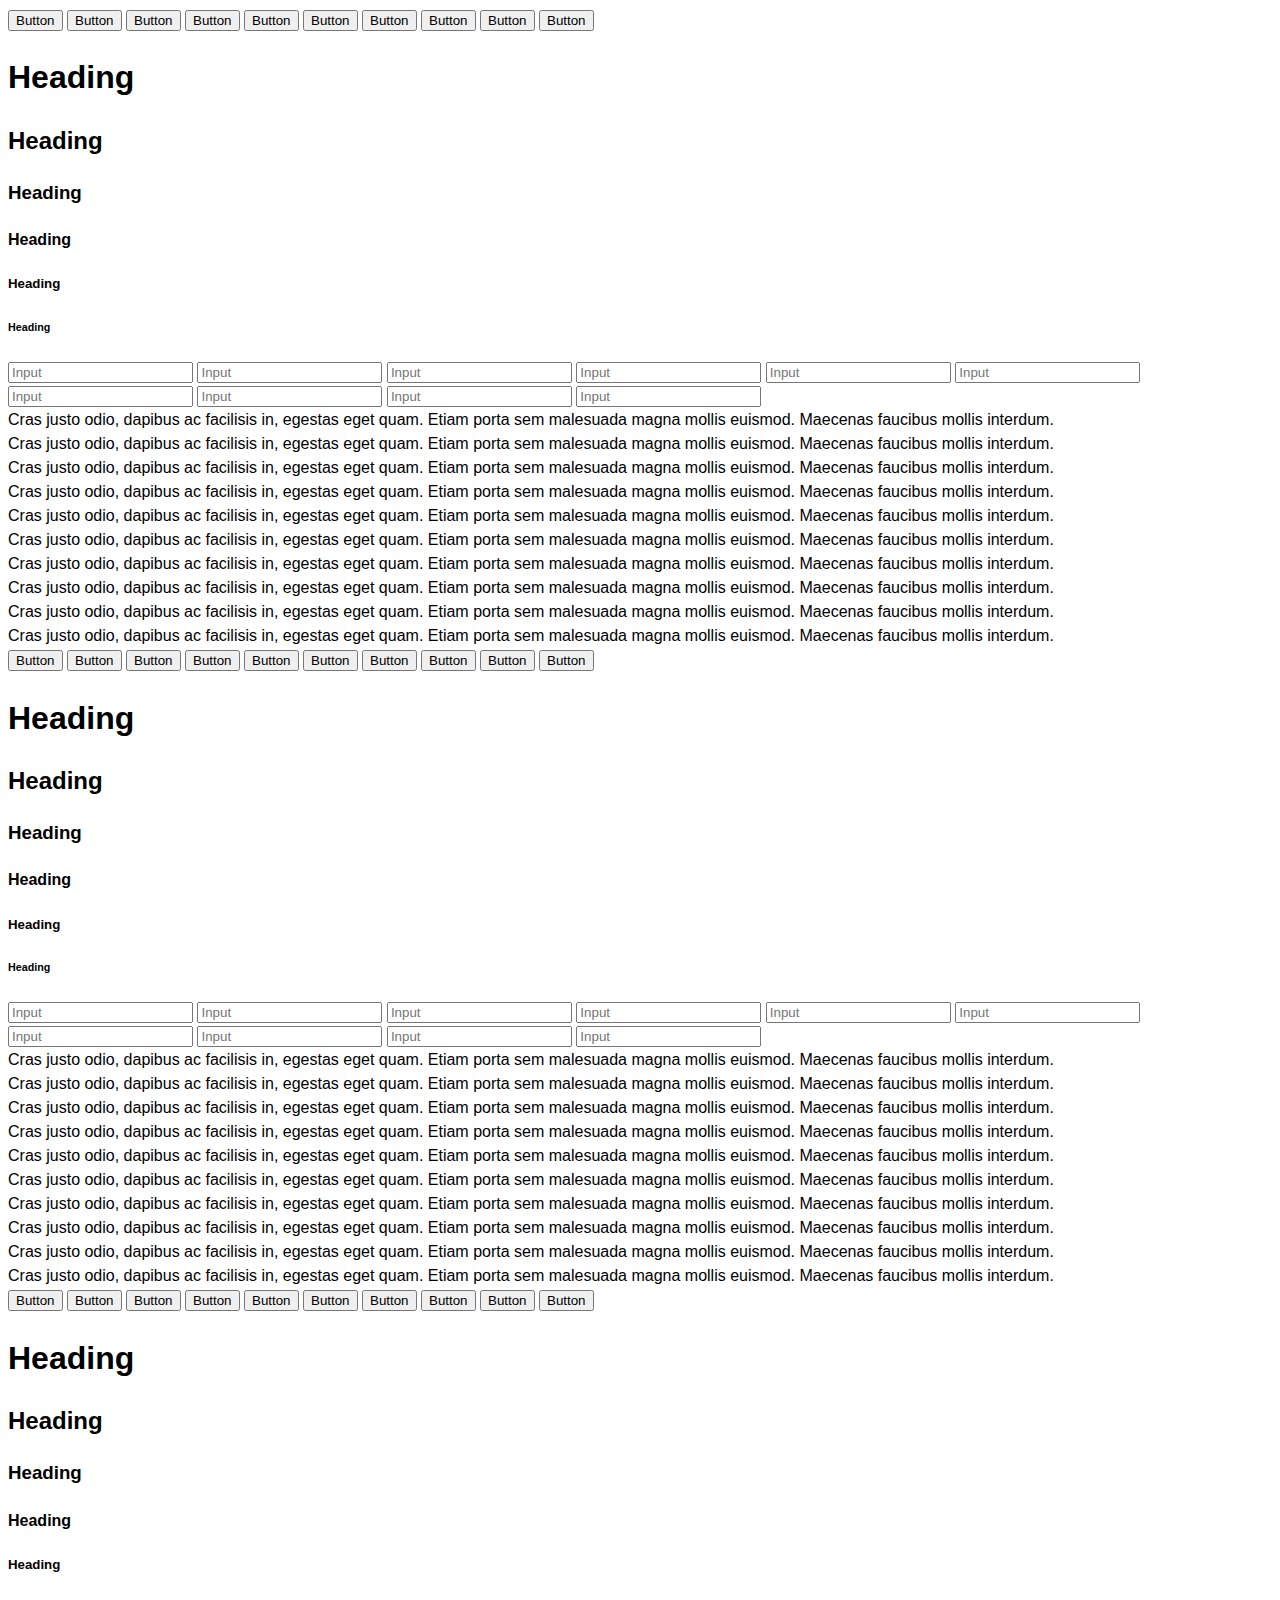
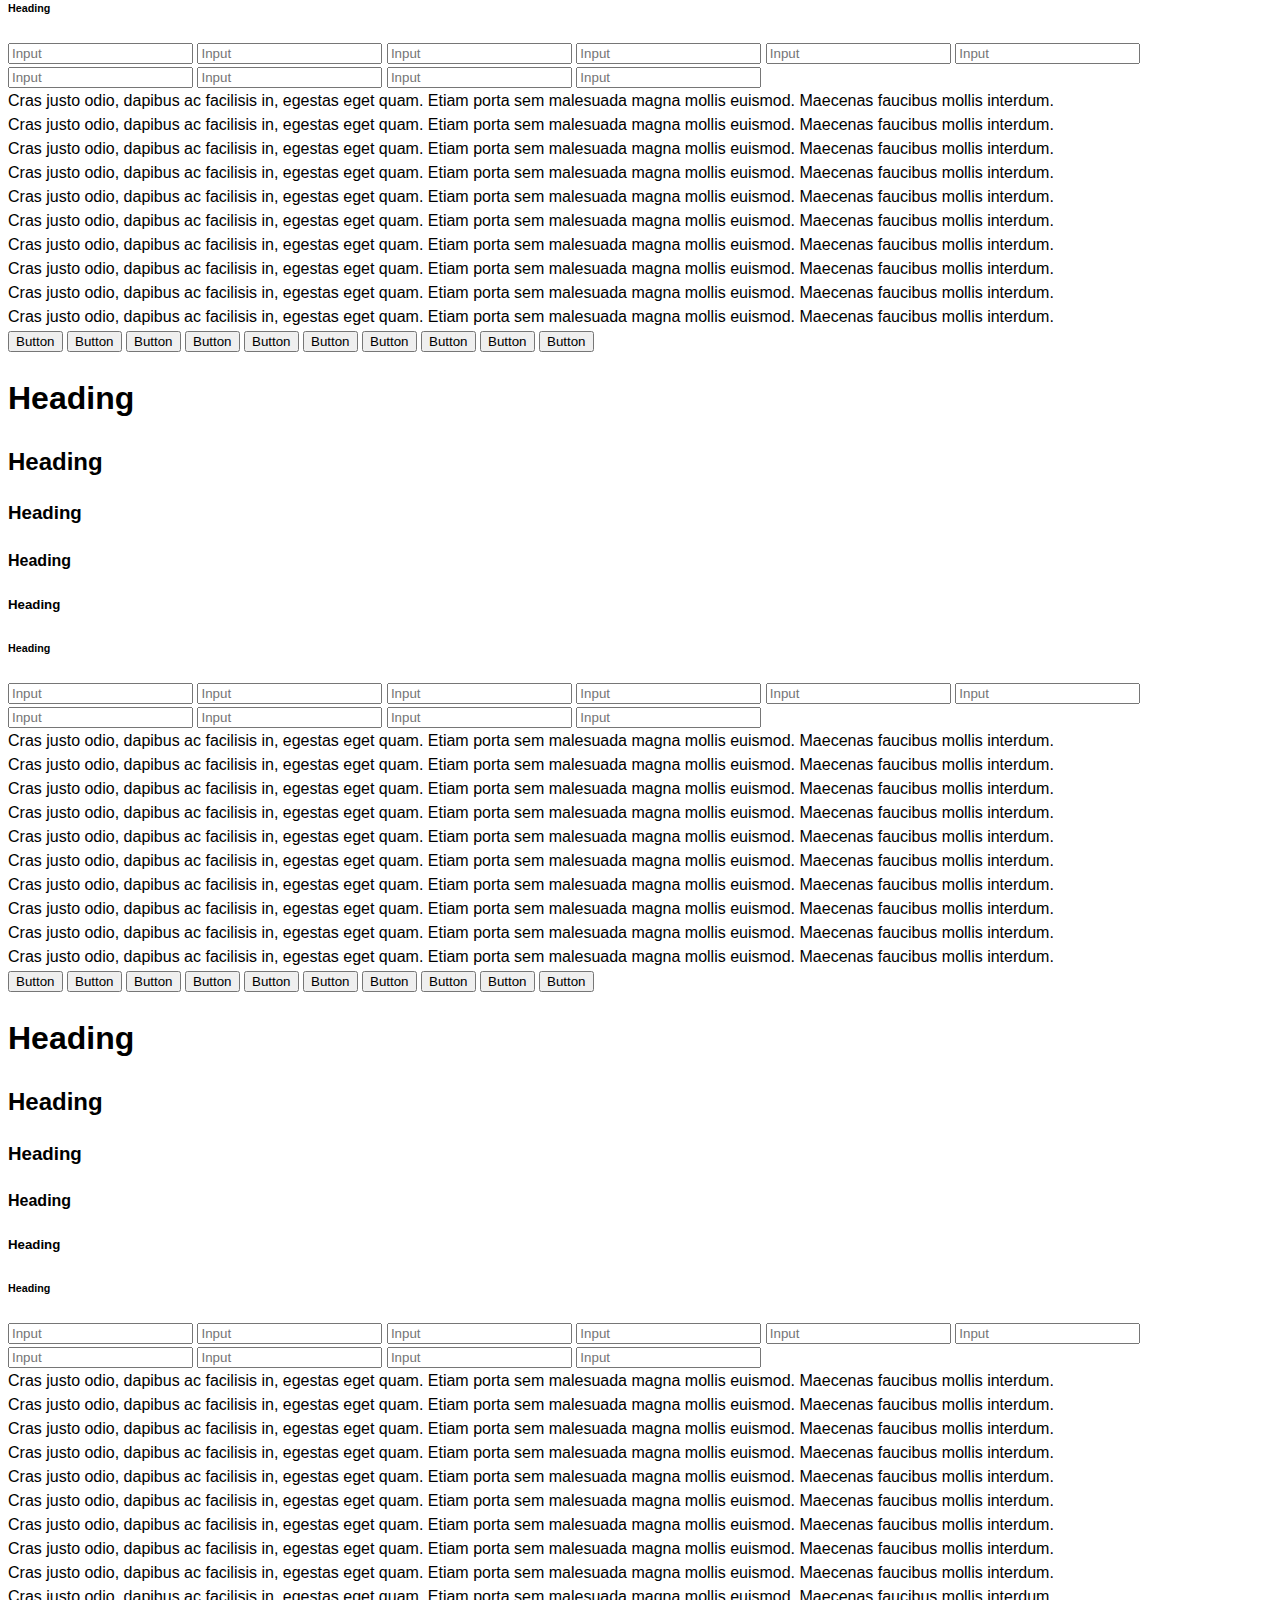
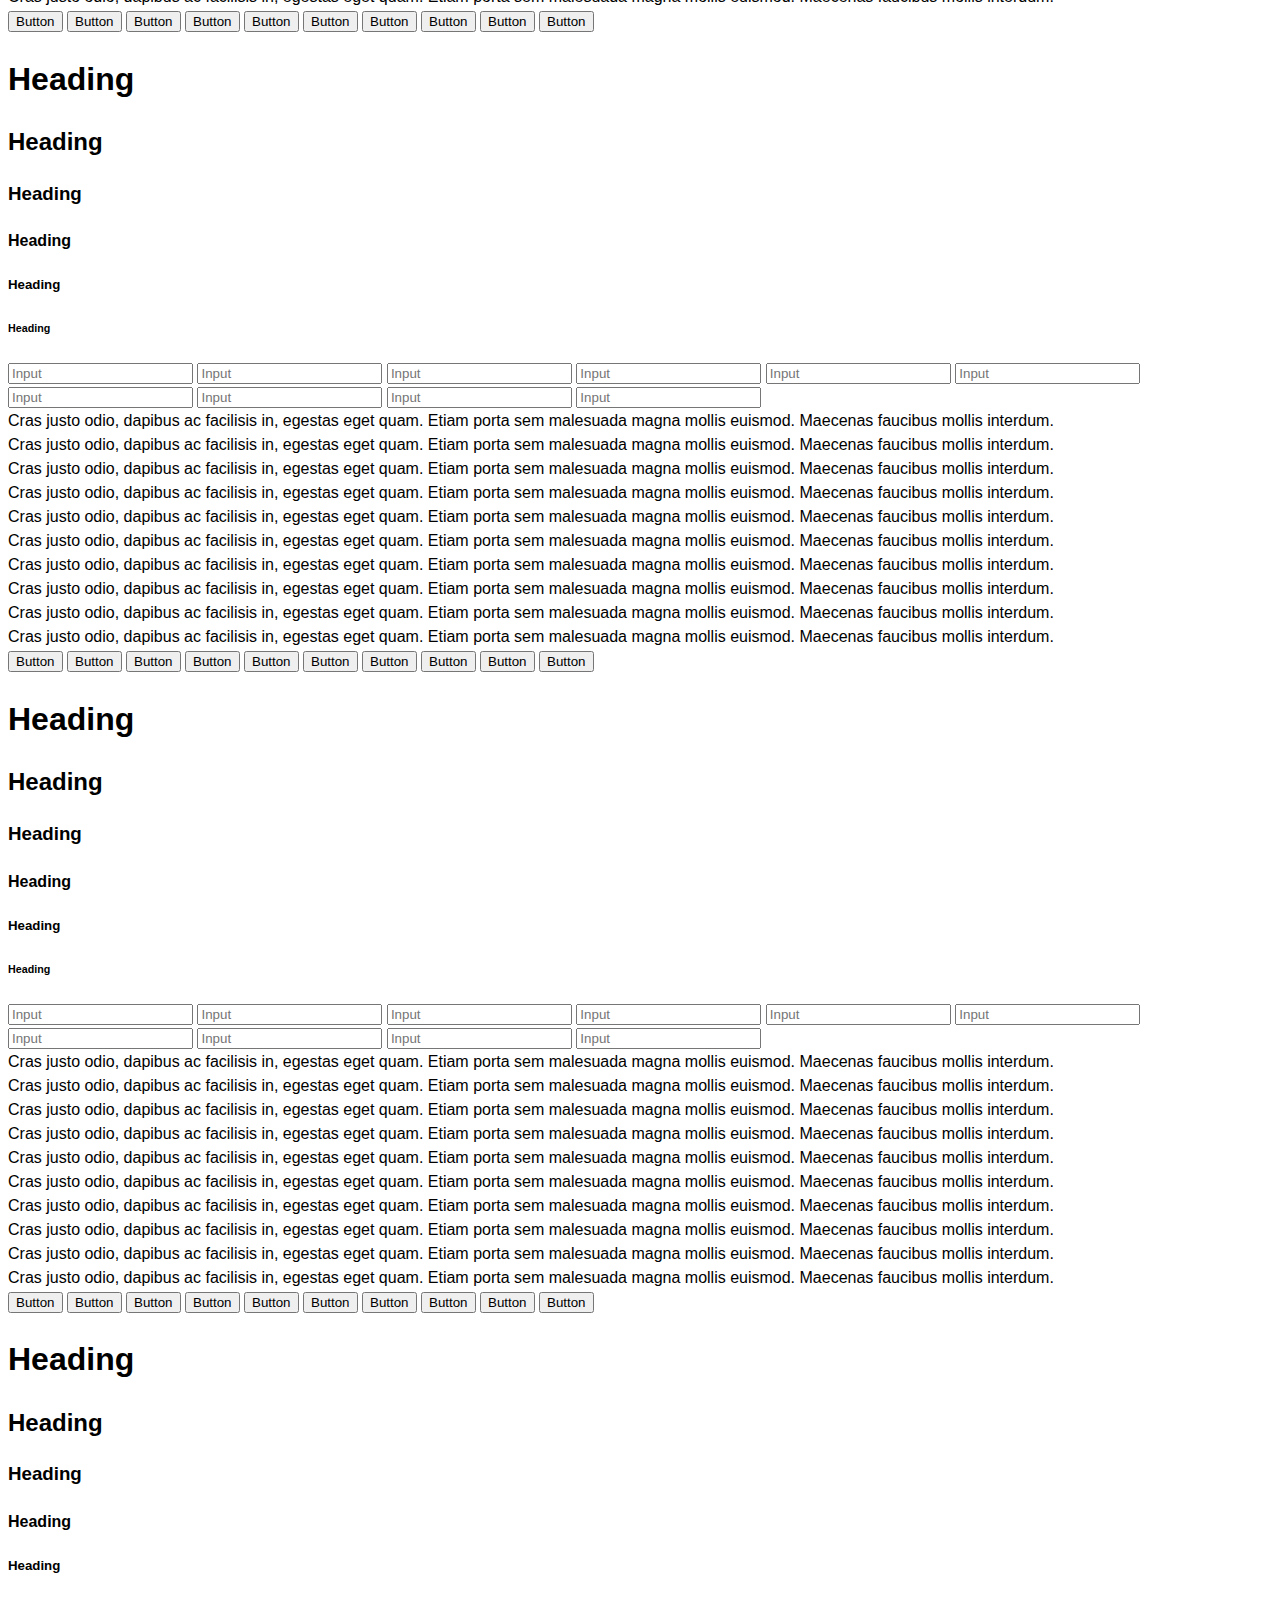
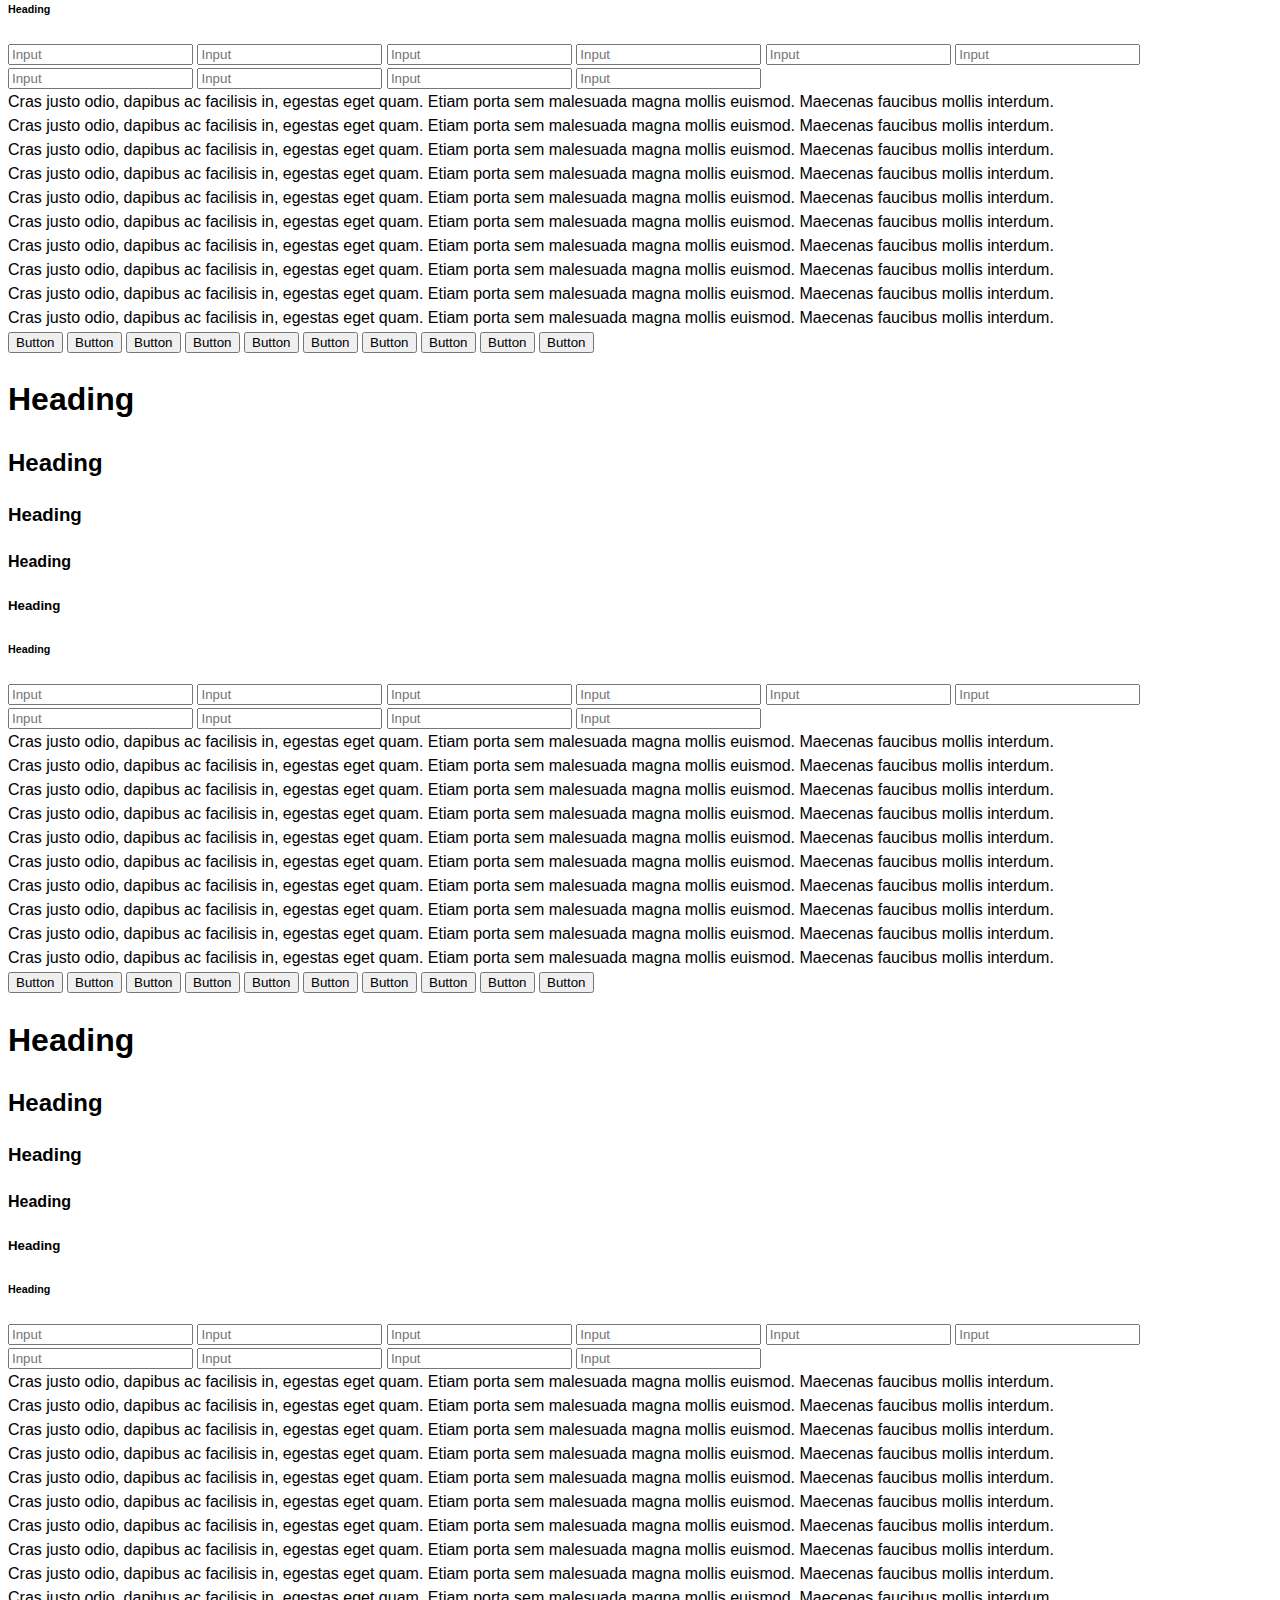
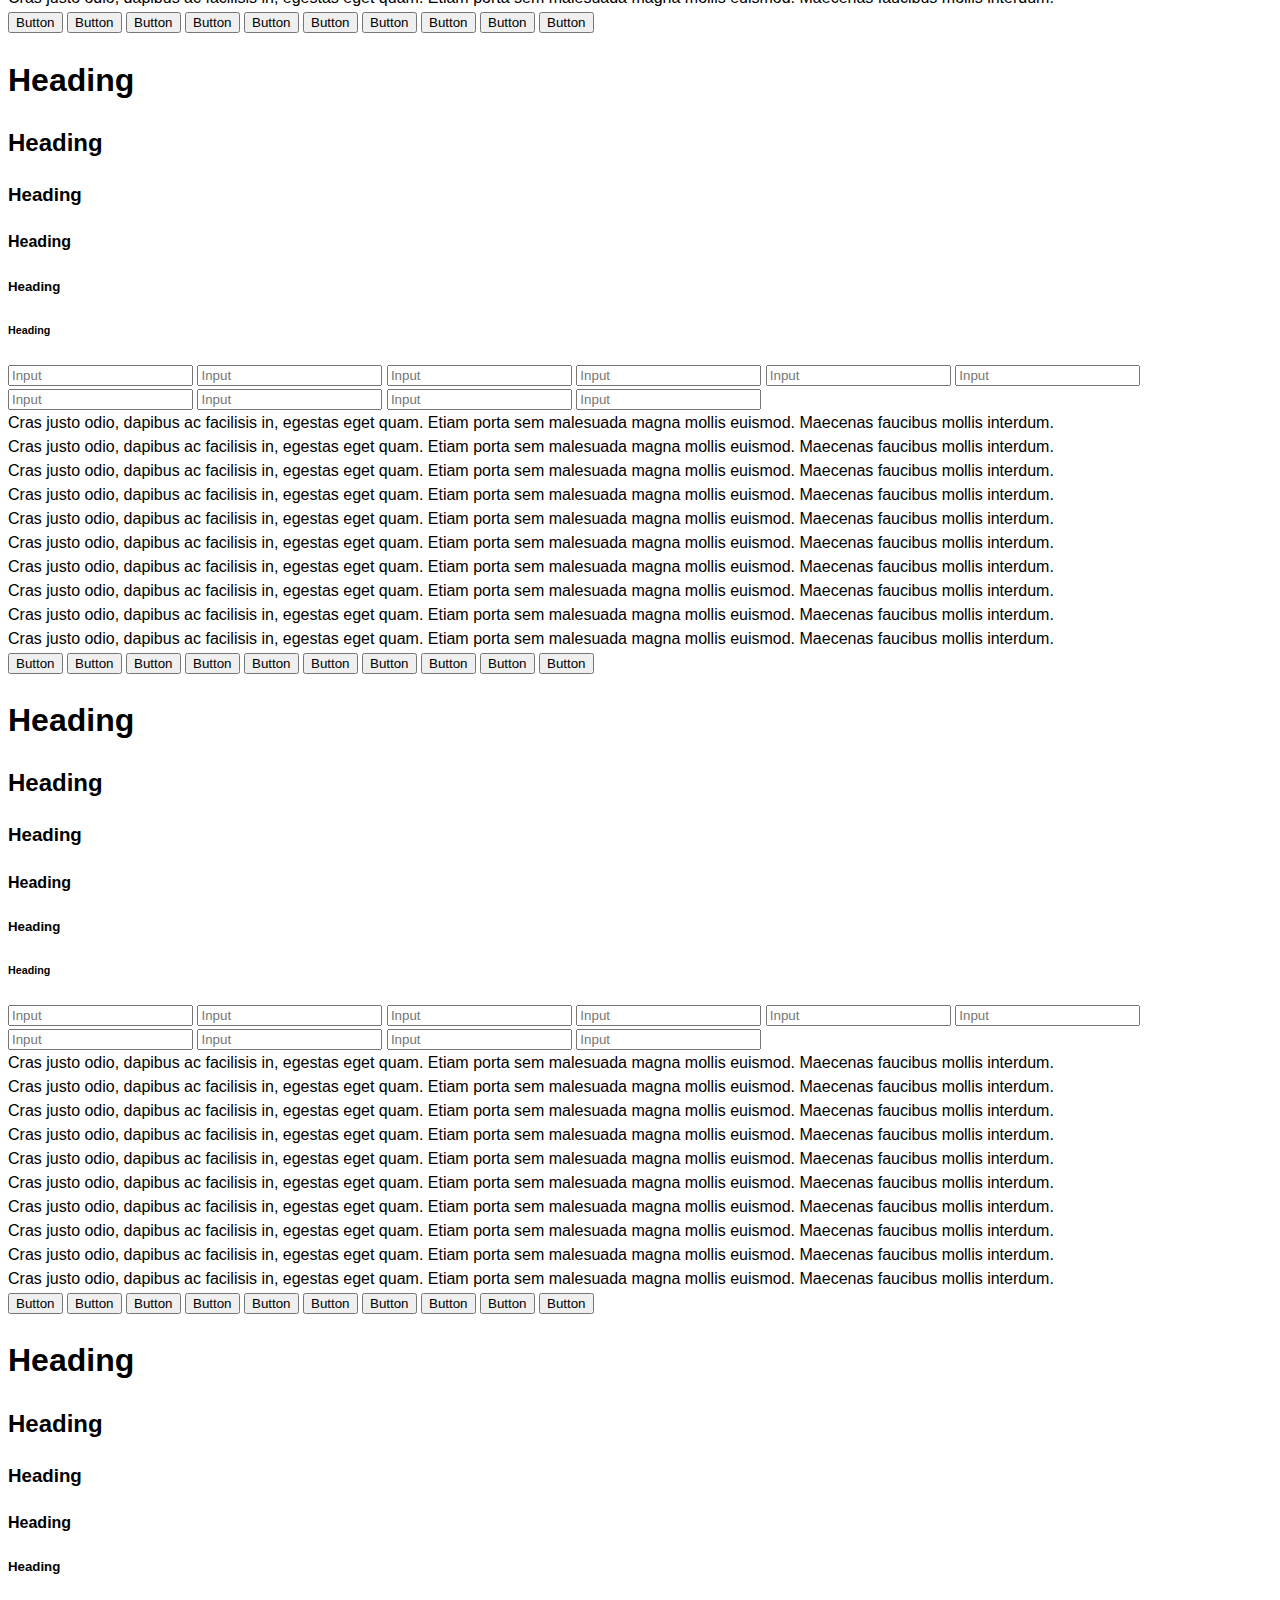
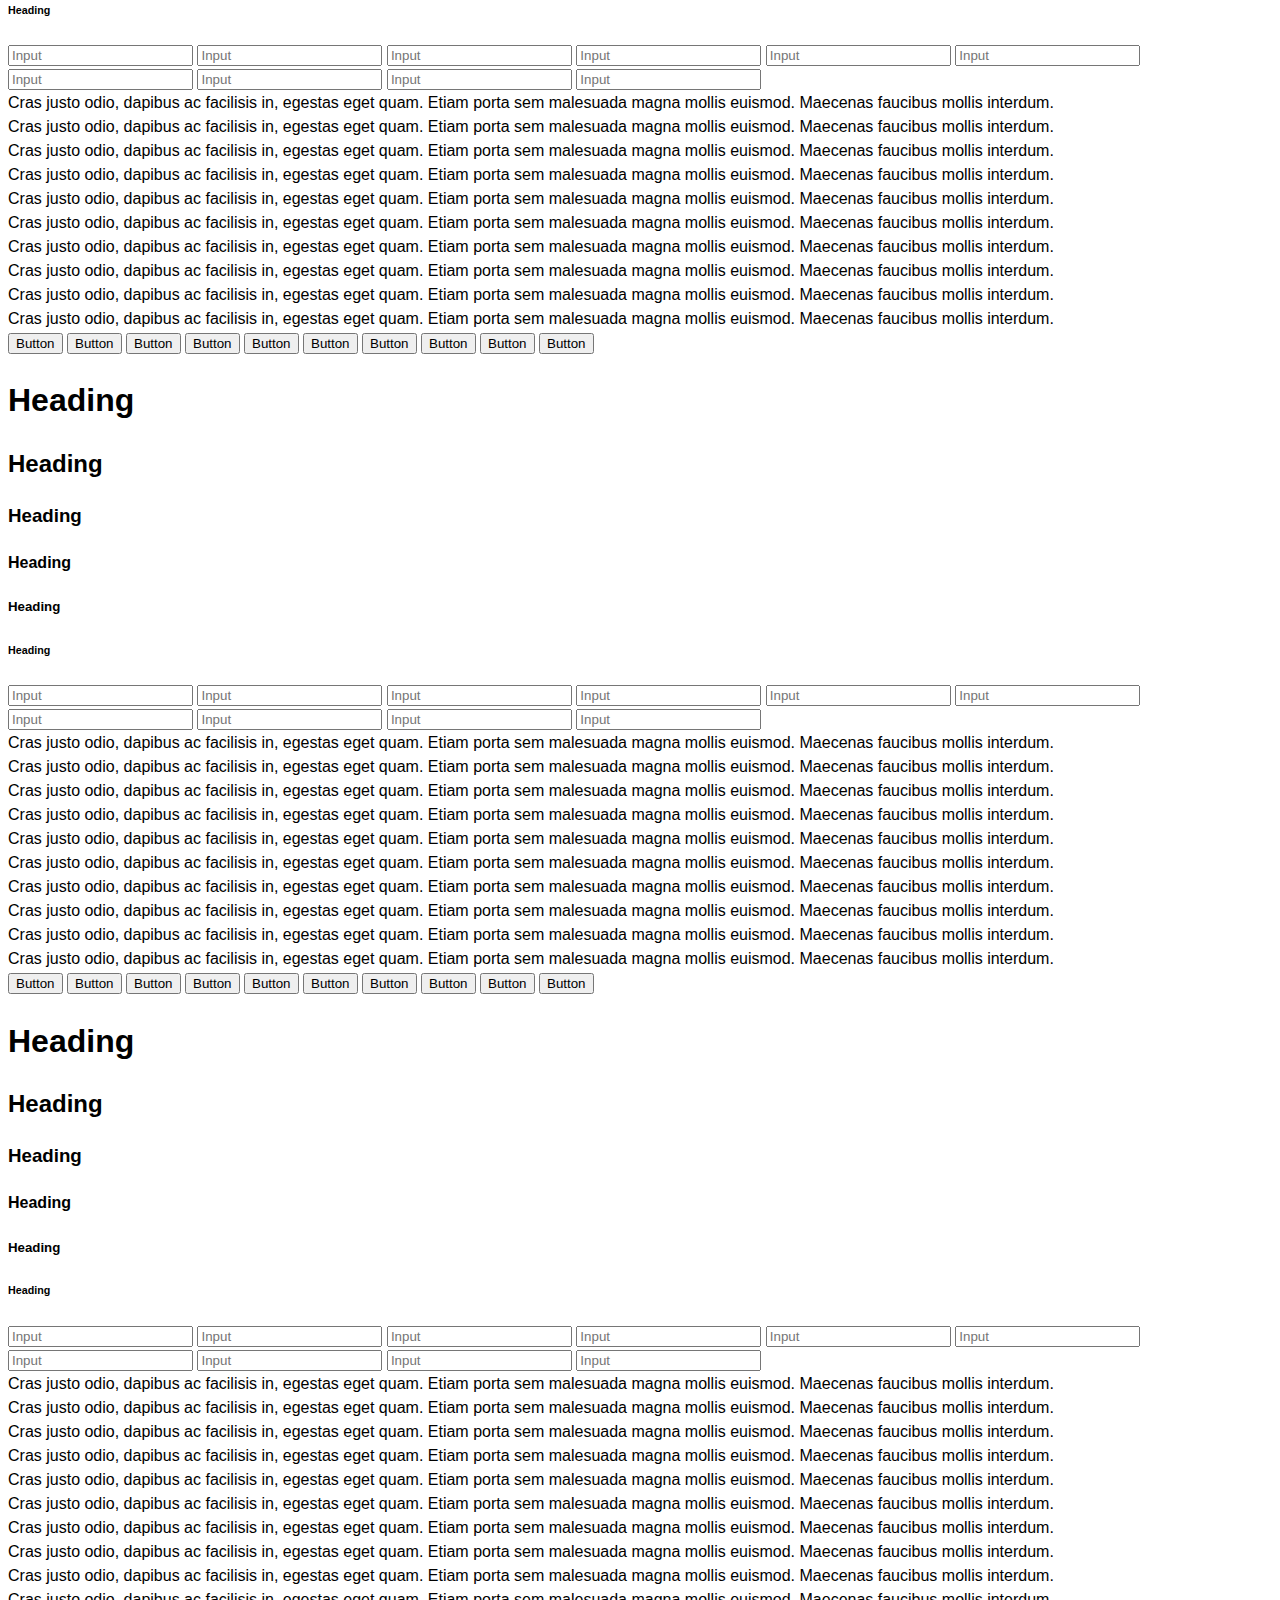
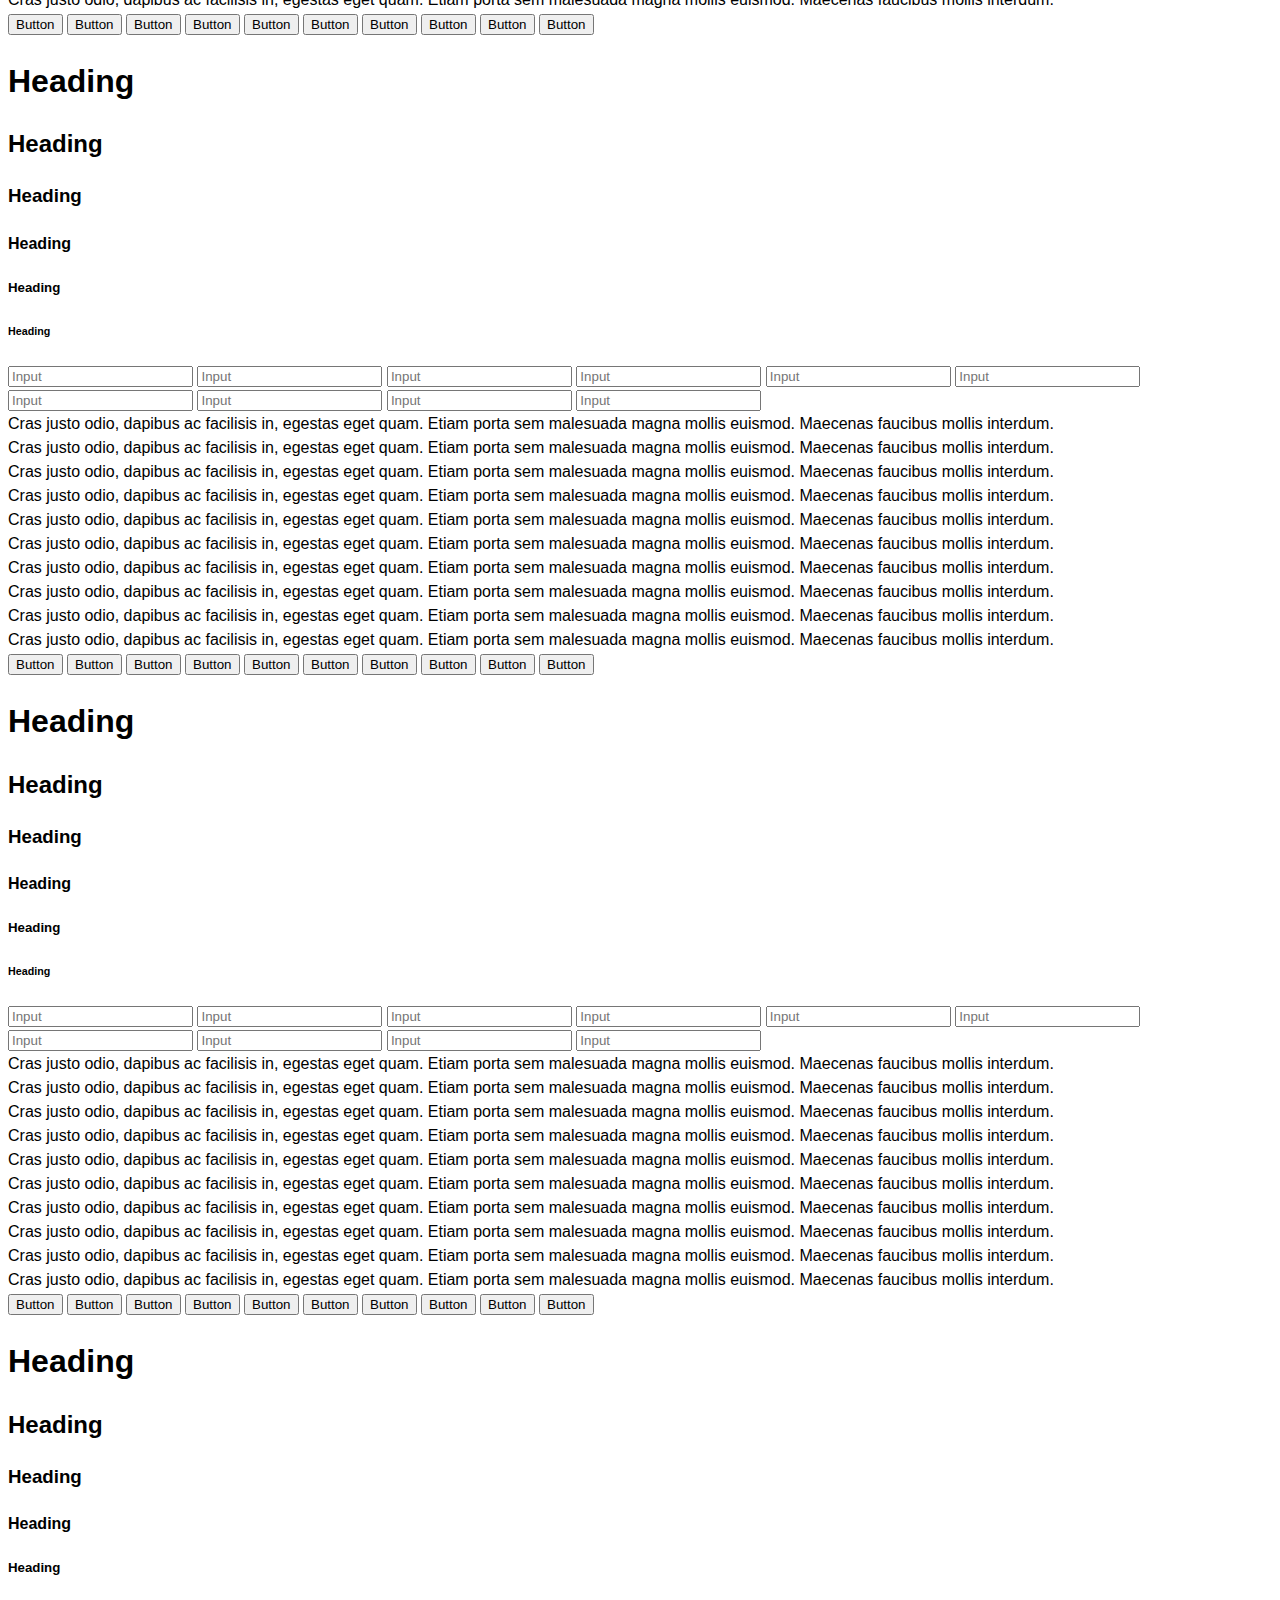
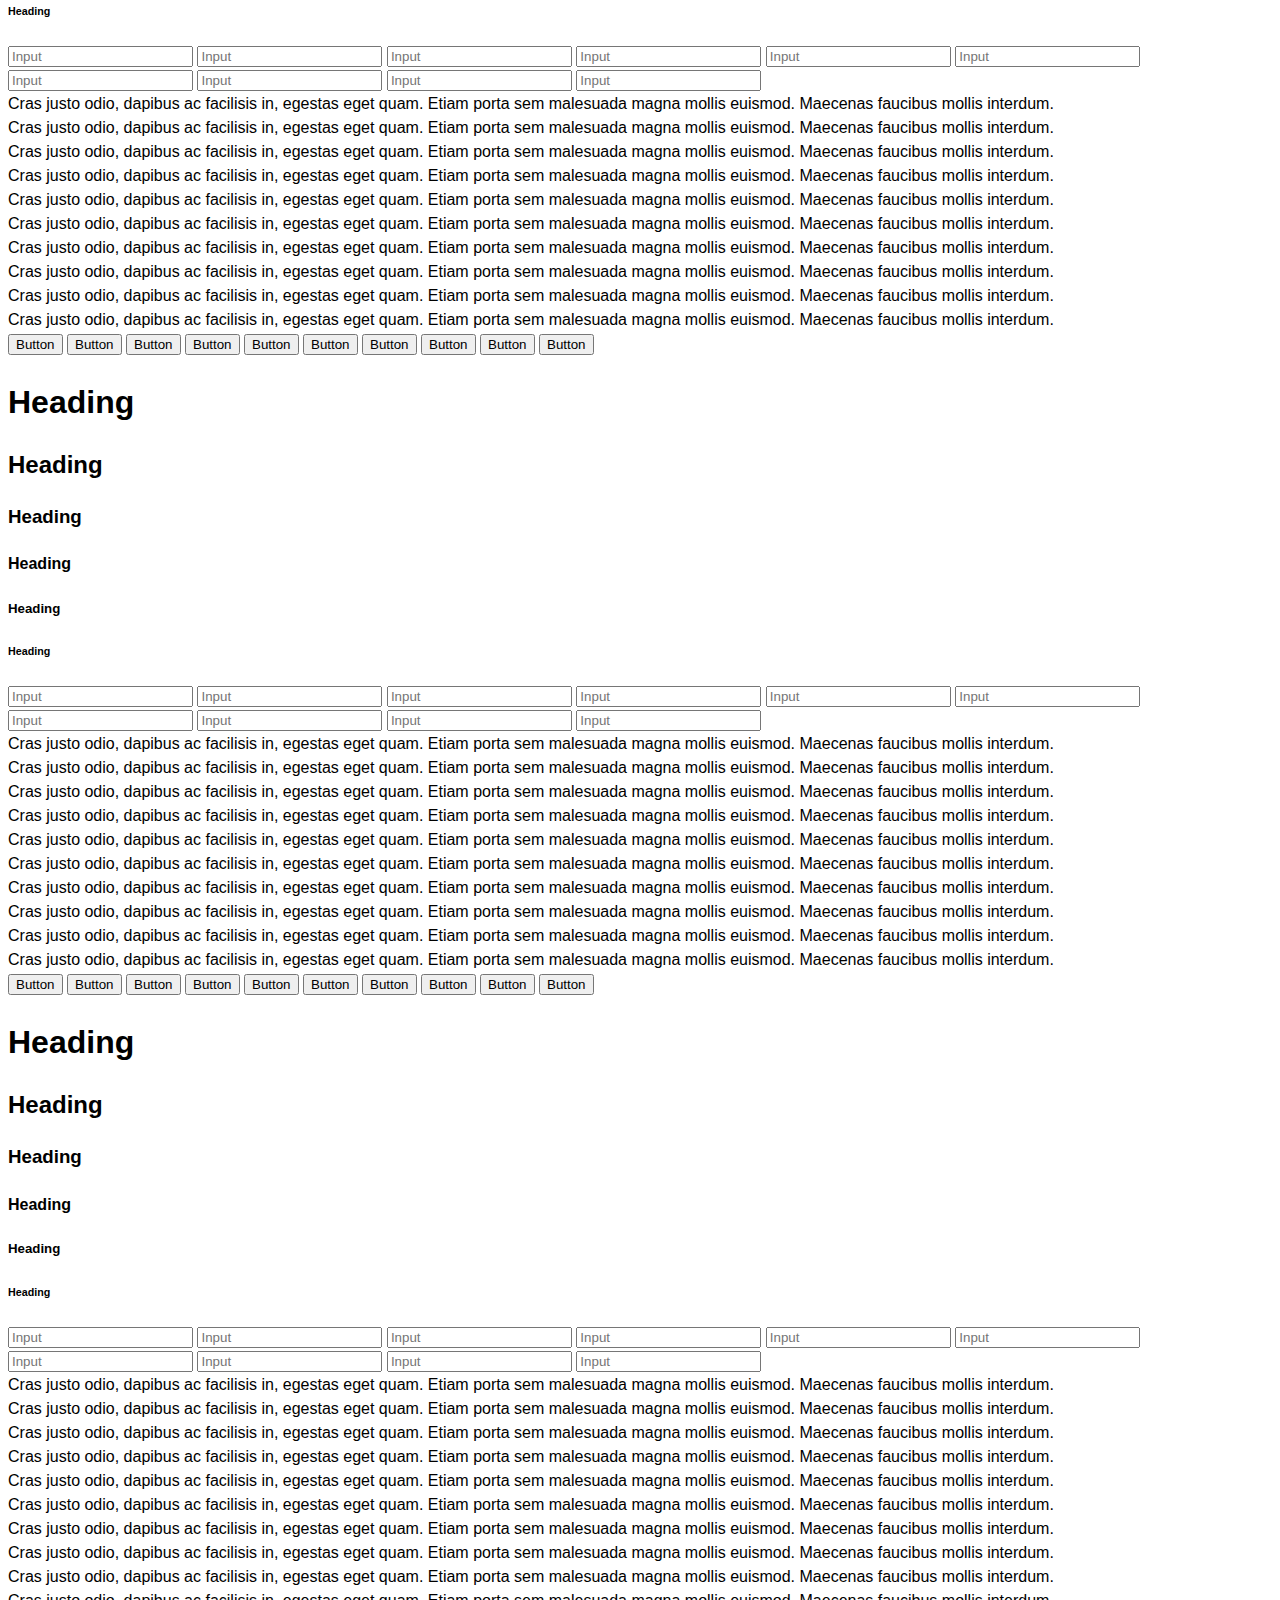
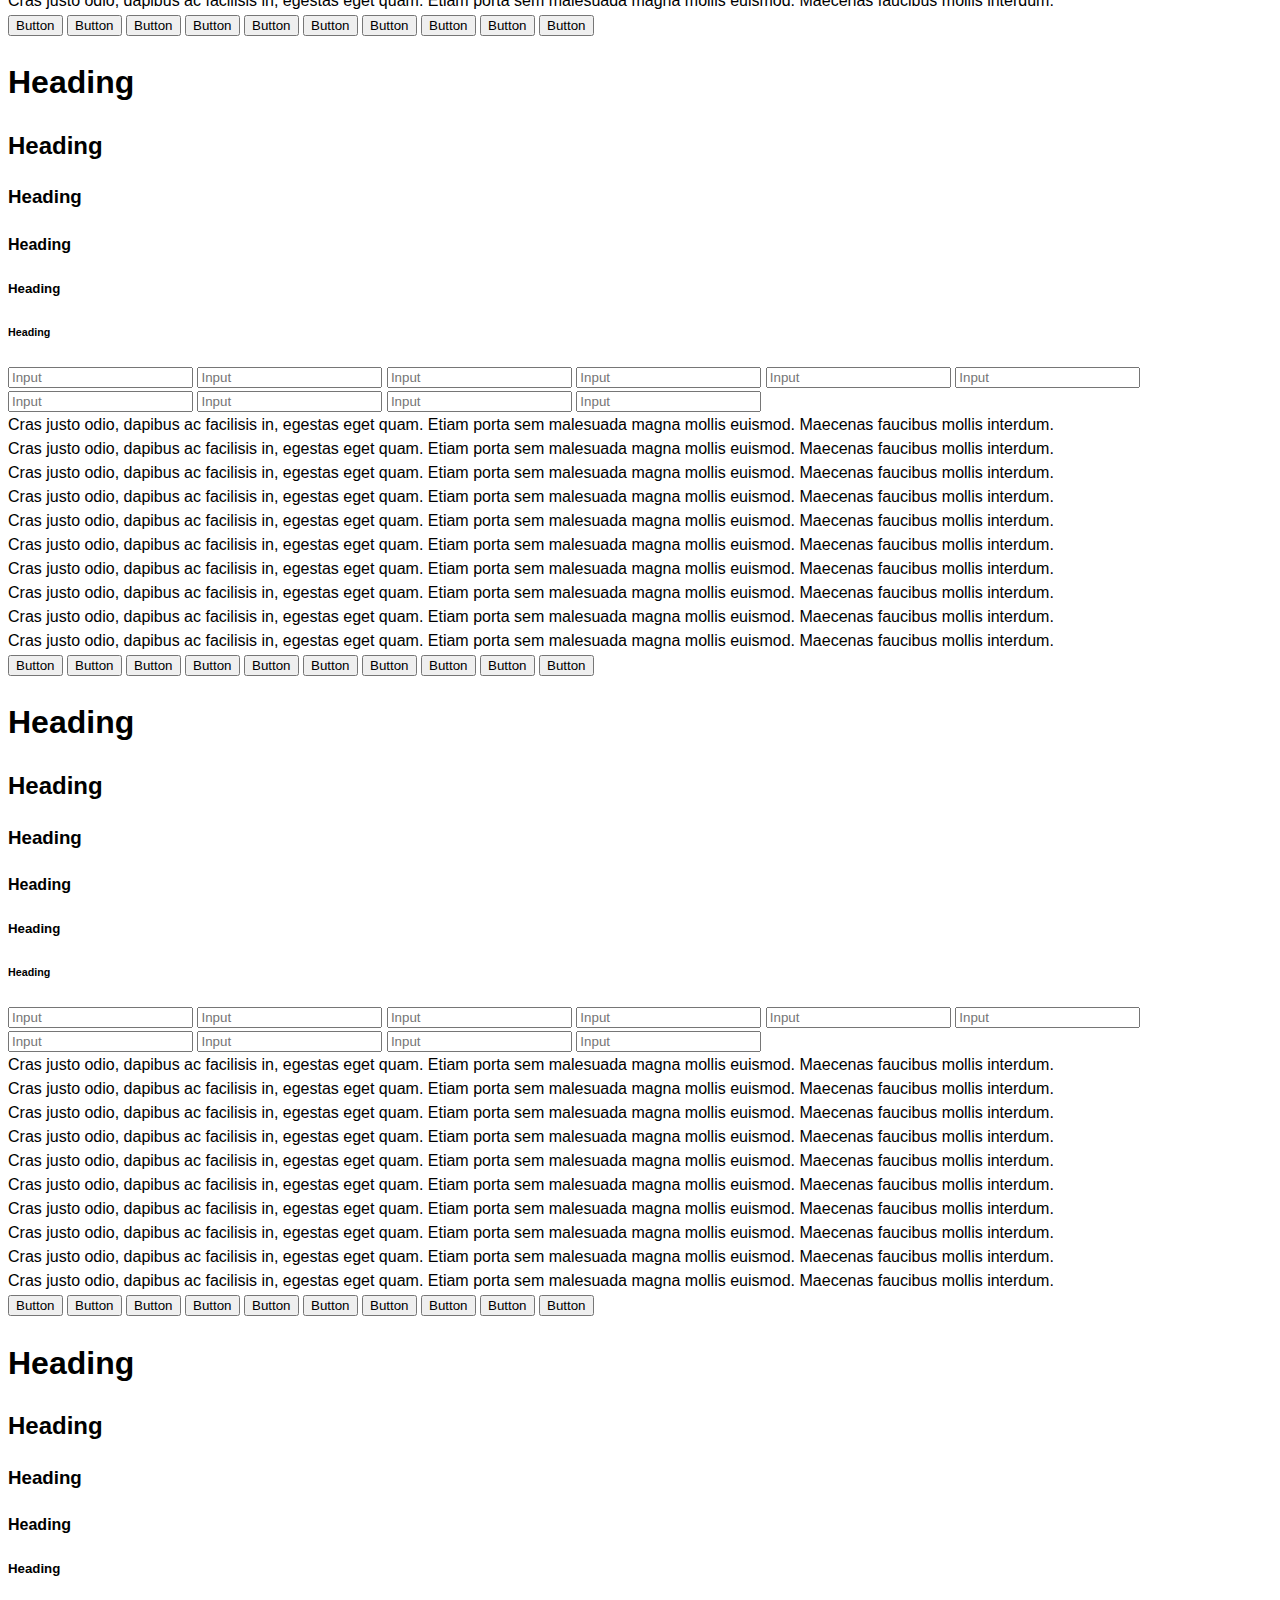
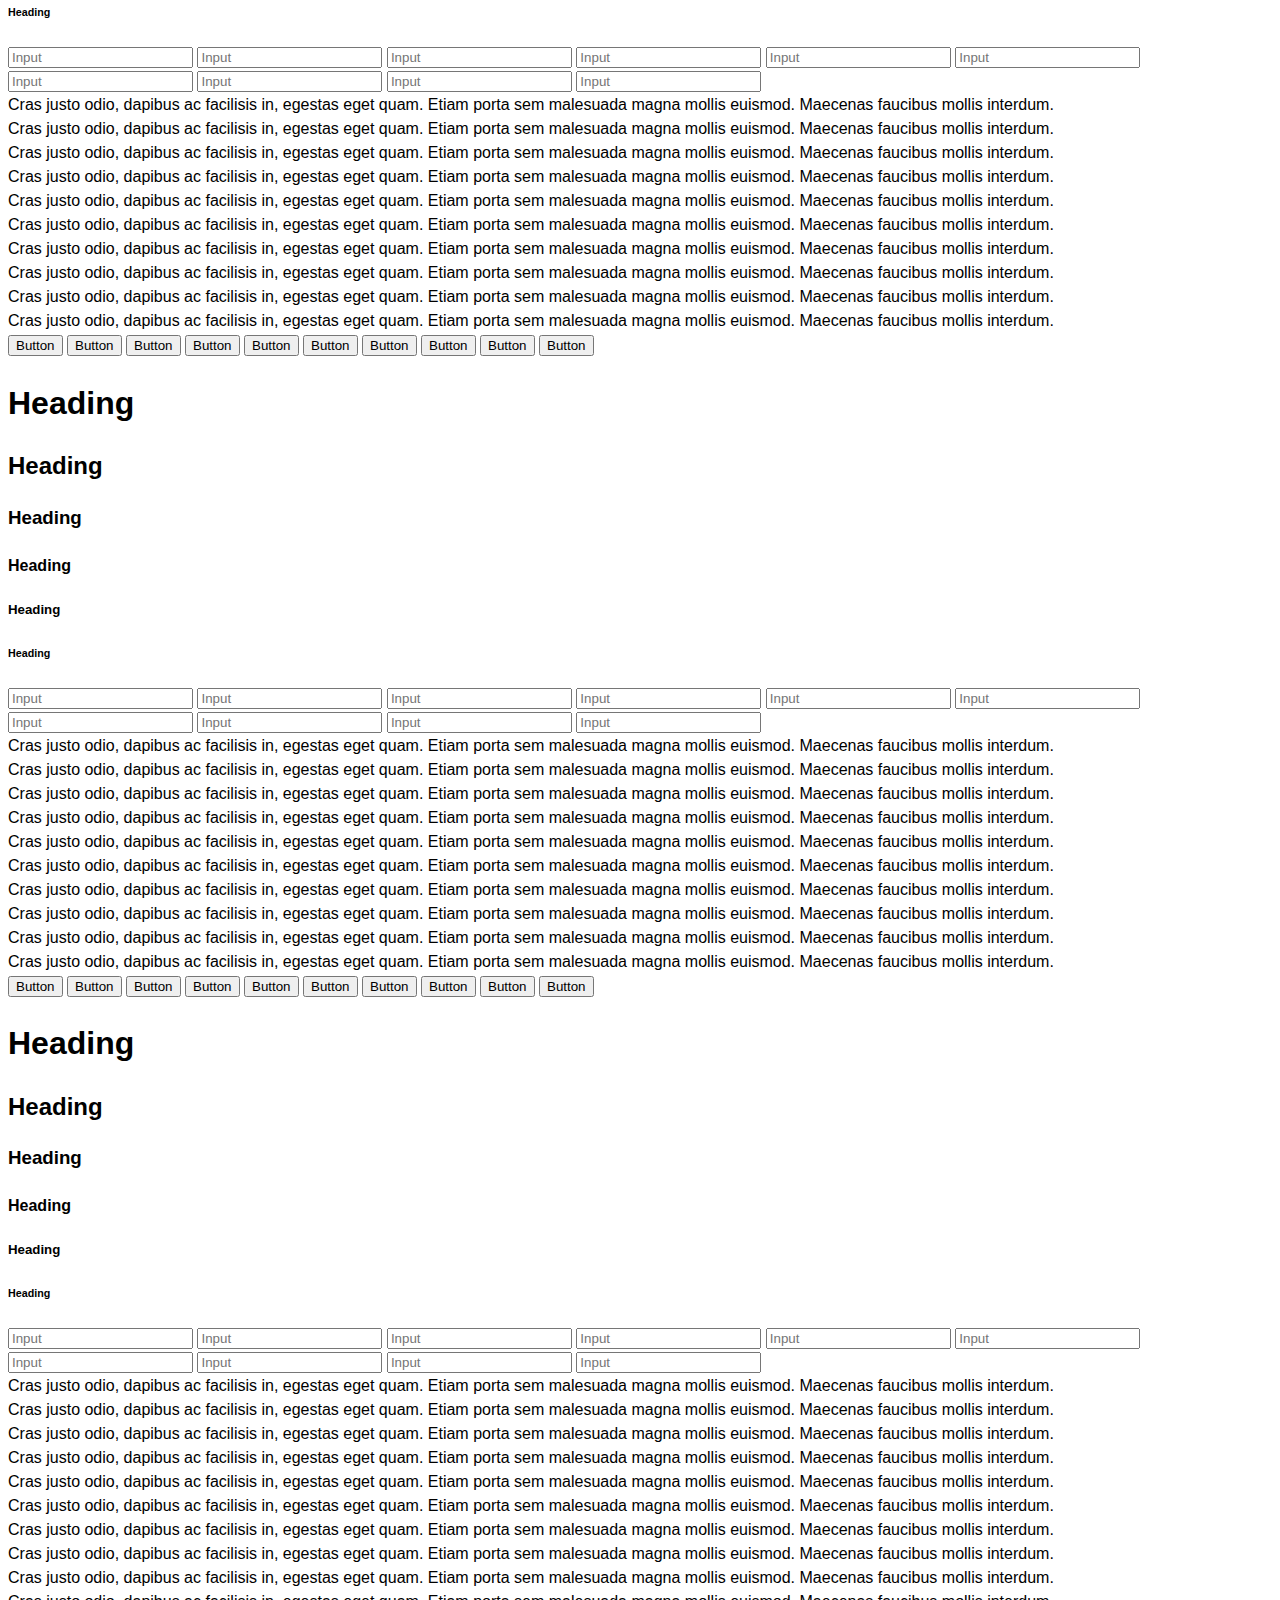
<file: box-sizing-reset-separate/index.html>
<!DOCTYPE html>
<html>
  <head>
    <meta charset="utf-8">
    <title>CSS attribute selectors performance test &middot; @mdo</title>
    <link rel="stylesheet" href="test.css">
  </head>
  <body>

    <button type="button">Button</button>
    <button type="button">Button</button>
    <button type="button">Button</button>
    <button type="button">Button</button>
    <button type="button">Button</button>
    <button type="button">Button</button>
    <button type="button">Button</button>
    <button type="button">Button</button>
    <button type="button">Button</button>
    <button type="button">Button</button>

    <h1>Heading</h1>
    <h2>Heading</h2>
    <h3>Heading</h3>
    <h4>Heading</h4>
    <h5>Heading</h5>
    <h6>Heading</h6>

    <input type="text" placeholder="Input">
    <input type="text" placeholder="Input">
    <input type="text" placeholder="Input">
    <input type="text" placeholder="Input">
    <input type="text" placeholder="Input">
    <input type="text" placeholder="Input">
    <input type="text" placeholder="Input">
    <input type="text" placeholder="Input">
    <input type="text" placeholder="Input">
    <input type="text" placeholder="Input">

    <div class="column-class">Cras justo odio, dapibus ac facilisis in, egestas eget quam. Etiam porta sem malesuada magna mollis euismod. Maecenas faucibus mollis interdum.</div>
    <div class="column-class">Cras justo odio, dapibus ac facilisis in, egestas eget quam. Etiam porta sem malesuada magna mollis euismod. Maecenas faucibus mollis interdum.</div>
    <div class="column-class">Cras justo odio, dapibus ac facilisis in, egestas eget quam. Etiam porta sem malesuada magna mollis euismod. Maecenas faucibus mollis interdum.</div>
    <div class="column-class">Cras justo odio, dapibus ac facilisis in, egestas eget quam. Etiam porta sem malesuada magna mollis euismod. Maecenas faucibus mollis interdum.</div>
    <div class="column-class">Cras justo odio, dapibus ac facilisis in, egestas eget quam. Etiam porta sem malesuada magna mollis euismod. Maecenas faucibus mollis interdum.</div>
    <div class="column-class">Cras justo odio, dapibus ac facilisis in, egestas eget quam. Etiam porta sem malesuada magna mollis euismod. Maecenas faucibus mollis interdum.</div>
    <div class="column-class">Cras justo odio, dapibus ac facilisis in, egestas eget quam. Etiam porta sem malesuada magna mollis euismod. Maecenas faucibus mollis interdum.</div>
    <div class="column-class">Cras justo odio, dapibus ac facilisis in, egestas eget quam. Etiam porta sem malesuada magna mollis euismod. Maecenas faucibus mollis interdum.</div>
    <div class="column-class">Cras justo odio, dapibus ac facilisis in, egestas eget quam. Etiam porta sem malesuada magna mollis euismod. Maecenas faucibus mollis interdum.</div>
    <div class="column-class">Cras justo odio, dapibus ac facilisis in, egestas eget quam. Etiam porta sem malesuada magna mollis euismod. Maecenas faucibus mollis interdum.</div>

    <button type="button">Button</button>
    <button type="button">Button</button>
    <button type="button">Button</button>
    <button type="button">Button</button>
    <button type="button">Button</button>
    <button type="button">Button</button>
    <button type="button">Button</button>
    <button type="button">Button</button>
    <button type="button">Button</button>
    <button type="button">Button</button>

    <h1>Heading</h1>
    <h2>Heading</h2>
    <h3>Heading</h3>
    <h4>Heading</h4>
    <h5>Heading</h5>
    <h6>Heading</h6>

    <input type="text" placeholder="Input">
    <input type="text" placeholder="Input">
    <input type="text" placeholder="Input">
    <input type="text" placeholder="Input">
    <input type="text" placeholder="Input">
    <input type="text" placeholder="Input">
    <input type="text" placeholder="Input">
    <input type="text" placeholder="Input">
    <input type="text" placeholder="Input">
    <input type="text" placeholder="Input">

    <div class="column-class">Cras justo odio, dapibus ac facilisis in, egestas eget quam. Etiam porta sem malesuada magna mollis euismod. Maecenas faucibus mollis interdum.</div>
    <div class="column-class">Cras justo odio, dapibus ac facilisis in, egestas eget quam. Etiam porta sem malesuada magna mollis euismod. Maecenas faucibus mollis interdum.</div>
    <div class="column-class">Cras justo odio, dapibus ac facilisis in, egestas eget quam. Etiam porta sem malesuada magna mollis euismod. Maecenas faucibus mollis interdum.</div>
    <div class="column-class">Cras justo odio, dapibus ac facilisis in, egestas eget quam. Etiam porta sem malesuada magna mollis euismod. Maecenas faucibus mollis interdum.</div>
    <div class="column-class">Cras justo odio, dapibus ac facilisis in, egestas eget quam. Etiam porta sem malesuada magna mollis euismod. Maecenas faucibus mollis interdum.</div>
    <div class="column-class">Cras justo odio, dapibus ac facilisis in, egestas eget quam. Etiam porta sem malesuada magna mollis euismod. Maecenas faucibus mollis interdum.</div>
    <div class="column-class">Cras justo odio, dapibus ac facilisis in, egestas eget quam. Etiam porta sem malesuada magna mollis euismod. Maecenas faucibus mollis interdum.</div>
    <div class="column-class">Cras justo odio, dapibus ac facilisis in, egestas eget quam. Etiam porta sem malesuada magna mollis euismod. Maecenas faucibus mollis interdum.</div>
    <div class="column-class">Cras justo odio, dapibus ac facilisis in, egestas eget quam. Etiam porta sem malesuada magna mollis euismod. Maecenas faucibus mollis interdum.</div>
    <div class="column-class">Cras justo odio, dapibus ac facilisis in, egestas eget quam. Etiam porta sem malesuada magna mollis euismod. Maecenas faucibus mollis interdum.</div>

    <button type="button">Button</button>
    <button type="button">Button</button>
    <button type="button">Button</button>
    <button type="button">Button</button>
    <button type="button">Button</button>
    <button type="button">Button</button>
    <button type="button">Button</button>
    <button type="button">Button</button>
    <button type="button">Button</button>
    <button type="button">Button</button>

    <h1>Heading</h1>
    <h2>Heading</h2>
    <h3>Heading</h3>
    <h4>Heading</h4>
    <h5>Heading</h5>
    <h6>Heading</h6>

    <input type="text" placeholder="Input">
    <input type="text" placeholder="Input">
    <input type="text" placeholder="Input">
    <input type="text" placeholder="Input">
    <input type="text" placeholder="Input">
    <input type="text" placeholder="Input">
    <input type="text" placeholder="Input">
    <input type="text" placeholder="Input">
    <input type="text" placeholder="Input">
    <input type="text" placeholder="Input">

    <div class="column-class">Cras justo odio, dapibus ac facilisis in, egestas eget quam. Etiam porta sem malesuada magna mollis euismod. Maecenas faucibus mollis interdum.</div>
    <div class="column-class">Cras justo odio, dapibus ac facilisis in, egestas eget quam. Etiam porta sem malesuada magna mollis euismod. Maecenas faucibus mollis interdum.</div>
    <div class="column-class">Cras justo odio, dapibus ac facilisis in, egestas eget quam. Etiam porta sem malesuada magna mollis euismod. Maecenas faucibus mollis interdum.</div>
    <div class="column-class">Cras justo odio, dapibus ac facilisis in, egestas eget quam. Etiam porta sem malesuada magna mollis euismod. Maecenas faucibus mollis interdum.</div>
    <div class="column-class">Cras justo odio, dapibus ac facilisis in, egestas eget quam. Etiam porta sem malesuada magna mollis euismod. Maecenas faucibus mollis interdum.</div>
    <div class="column-class">Cras justo odio, dapibus ac facilisis in, egestas eget quam. Etiam porta sem malesuada magna mollis euismod. Maecenas faucibus mollis interdum.</div>
    <div class="column-class">Cras justo odio, dapibus ac facilisis in, egestas eget quam. Etiam porta sem malesuada magna mollis euismod. Maecenas faucibus mollis interdum.</div>
    <div class="column-class">Cras justo odio, dapibus ac facilisis in, egestas eget quam. Etiam porta sem malesuada magna mollis euismod. Maecenas faucibus mollis interdum.</div>
    <div class="column-class">Cras justo odio, dapibus ac facilisis in, egestas eget quam. Etiam porta sem malesuada magna mollis euismod. Maecenas faucibus mollis interdum.</div>
    <div class="column-class">Cras justo odio, dapibus ac facilisis in, egestas eget quam. Etiam porta sem malesuada magna mollis euismod. Maecenas faucibus mollis interdum.</div>

    <button type="button">Button</button>
    <button type="button">Button</button>
    <button type="button">Button</button>
    <button type="button">Button</button>
    <button type="button">Button</button>
    <button type="button">Button</button>
    <button type="button">Button</button>
    <button type="button">Button</button>
    <button type="button">Button</button>
    <button type="button">Button</button>

    <h1>Heading</h1>
    <h2>Heading</h2>
    <h3>Heading</h3>
    <h4>Heading</h4>
    <h5>Heading</h5>
    <h6>Heading</h6>

    <input type="text" placeholder="Input">
    <input type="text" placeholder="Input">
    <input type="text" placeholder="Input">
    <input type="text" placeholder="Input">
    <input type="text" placeholder="Input">
    <input type="text" placeholder="Input">
    <input type="text" placeholder="Input">
    <input type="text" placeholder="Input">
    <input type="text" placeholder="Input">
    <input type="text" placeholder="Input">

    <div class="column-class">Cras justo odio, dapibus ac facilisis in, egestas eget quam. Etiam porta sem malesuada magna mollis euismod. Maecenas faucibus mollis interdum.</div>
    <div class="column-class">Cras justo odio, dapibus ac facilisis in, egestas eget quam. Etiam porta sem malesuada magna mollis euismod. Maecenas faucibus mollis interdum.</div>
    <div class="column-class">Cras justo odio, dapibus ac facilisis in, egestas eget quam. Etiam porta sem malesuada magna mollis euismod. Maecenas faucibus mollis interdum.</div>
    <div class="column-class">Cras justo odio, dapibus ac facilisis in, egestas eget quam. Etiam porta sem malesuada magna mollis euismod. Maecenas faucibus mollis interdum.</div>
    <div class="column-class">Cras justo odio, dapibus ac facilisis in, egestas eget quam. Etiam porta sem malesuada magna mollis euismod. Maecenas faucibus mollis interdum.</div>
    <div class="column-class">Cras justo odio, dapibus ac facilisis in, egestas eget quam. Etiam porta sem malesuada magna mollis euismod. Maecenas faucibus mollis interdum.</div>
    <div class="column-class">Cras justo odio, dapibus ac facilisis in, egestas eget quam. Etiam porta sem malesuada magna mollis euismod. Maecenas faucibus mollis interdum.</div>
    <div class="column-class">Cras justo odio, dapibus ac facilisis in, egestas eget quam. Etiam porta sem malesuada magna mollis euismod. Maecenas faucibus mollis interdum.</div>
    <div class="column-class">Cras justo odio, dapibus ac facilisis in, egestas eget quam. Etiam porta sem malesuada magna mollis euismod. Maecenas faucibus mollis interdum.</div>
    <div class="column-class">Cras justo odio, dapibus ac facilisis in, egestas eget quam. Etiam porta sem malesuada magna mollis euismod. Maecenas faucibus mollis interdum.</div>

    <button type="button">Button</button>
    <button type="button">Button</button>
    <button type="button">Button</button>
    <button type="button">Button</button>
    <button type="button">Button</button>
    <button type="button">Button</button>
    <button type="button">Button</button>
    <button type="button">Button</button>
    <button type="button">Button</button>
    <button type="button">Button</button>

    <h1>Heading</h1>
    <h2>Heading</h2>
    <h3>Heading</h3>
    <h4>Heading</h4>
    <h5>Heading</h5>
    <h6>Heading</h6>

    <input type="text" placeholder="Input">
    <input type="text" placeholder="Input">
    <input type="text" placeholder="Input">
    <input type="text" placeholder="Input">
    <input type="text" placeholder="Input">
    <input type="text" placeholder="Input">
    <input type="text" placeholder="Input">
    <input type="text" placeholder="Input">
    <input type="text" placeholder="Input">
    <input type="text" placeholder="Input">

    <div class="column-class">Cras justo odio, dapibus ac facilisis in, egestas eget quam. Etiam porta sem malesuada magna mollis euismod. Maecenas faucibus mollis interdum.</div>
    <div class="column-class">Cras justo odio, dapibus ac facilisis in, egestas eget quam. Etiam porta sem malesuada magna mollis euismod. Maecenas faucibus mollis interdum.</div>
    <div class="column-class">Cras justo odio, dapibus ac facilisis in, egestas eget quam. Etiam porta sem malesuada magna mollis euismod. Maecenas faucibus mollis interdum.</div>
    <div class="column-class">Cras justo odio, dapibus ac facilisis in, egestas eget quam. Etiam porta sem malesuada magna mollis euismod. Maecenas faucibus mollis interdum.</div>
    <div class="column-class">Cras justo odio, dapibus ac facilisis in, egestas eget quam. Etiam porta sem malesuada magna mollis euismod. Maecenas faucibus mollis interdum.</div>
    <div class="column-class">Cras justo odio, dapibus ac facilisis in, egestas eget quam. Etiam porta sem malesuada magna mollis euismod. Maecenas faucibus mollis interdum.</div>
    <div class="column-class">Cras justo odio, dapibus ac facilisis in, egestas eget quam. Etiam porta sem malesuada magna mollis euismod. Maecenas faucibus mollis interdum.</div>
    <div class="column-class">Cras justo odio, dapibus ac facilisis in, egestas eget quam. Etiam porta sem malesuada magna mollis euismod. Maecenas faucibus mollis interdum.</div>
    <div class="column-class">Cras justo odio, dapibus ac facilisis in, egestas eget quam. Etiam porta sem malesuada magna mollis euismod. Maecenas faucibus mollis interdum.</div>
    <div class="column-class">Cras justo odio, dapibus ac facilisis in, egestas eget quam. Etiam porta sem malesuada magna mollis euismod. Maecenas faucibus mollis interdum.</div>

    <button type="button">Button</button>
    <button type="button">Button</button>
    <button type="button">Button</button>
    <button type="button">Button</button>
    <button type="button">Button</button>
    <button type="button">Button</button>
    <button type="button">Button</button>
    <button type="button">Button</button>
    <button type="button">Button</button>
    <button type="button">Button</button>

    <h1>Heading</h1>
    <h2>Heading</h2>
    <h3>Heading</h3>
    <h4>Heading</h4>
    <h5>Heading</h5>
    <h6>Heading</h6>

    <input type="text" placeholder="Input">
    <input type="text" placeholder="Input">
    <input type="text" placeholder="Input">
    <input type="text" placeholder="Input">
    <input type="text" placeholder="Input">
    <input type="text" placeholder="Input">
    <input type="text" placeholder="Input">
    <input type="text" placeholder="Input">
    <input type="text" placeholder="Input">
    <input type="text" placeholder="Input">

    <div class="column-class">Cras justo odio, dapibus ac facilisis in, egestas eget quam. Etiam porta sem malesuada magna mollis euismod. Maecenas faucibus mollis interdum.</div>
    <div class="column-class">Cras justo odio, dapibus ac facilisis in, egestas eget quam. Etiam porta sem malesuada magna mollis euismod. Maecenas faucibus mollis interdum.</div>
    <div class="column-class">Cras justo odio, dapibus ac facilisis in, egestas eget quam. Etiam porta sem malesuada magna mollis euismod. Maecenas faucibus mollis interdum.</div>
    <div class="column-class">Cras justo odio, dapibus ac facilisis in, egestas eget quam. Etiam porta sem malesuada magna mollis euismod. Maecenas faucibus mollis interdum.</div>
    <div class="column-class">Cras justo odio, dapibus ac facilisis in, egestas eget quam. Etiam porta sem malesuada magna mollis euismod. Maecenas faucibus mollis interdum.</div>
    <div class="column-class">Cras justo odio, dapibus ac facilisis in, egestas eget quam. Etiam porta sem malesuada magna mollis euismod. Maecenas faucibus mollis interdum.</div>
    <div class="column-class">Cras justo odio, dapibus ac facilisis in, egestas eget quam. Etiam porta sem malesuada magna mollis euismod. Maecenas faucibus mollis interdum.</div>
    <div class="column-class">Cras justo odio, dapibus ac facilisis in, egestas eget quam. Etiam porta sem malesuada magna mollis euismod. Maecenas faucibus mollis interdum.</div>
    <div class="column-class">Cras justo odio, dapibus ac facilisis in, egestas eget quam. Etiam porta sem malesuada magna mollis euismod. Maecenas faucibus mollis interdum.</div>
    <div class="column-class">Cras justo odio, dapibus ac facilisis in, egestas eget quam. Etiam porta sem malesuada magna mollis euismod. Maecenas faucibus mollis interdum.</div>

    <button type="button">Button</button>
    <button type="button">Button</button>
    <button type="button">Button</button>
    <button type="button">Button</button>
    <button type="button">Button</button>
    <button type="button">Button</button>
    <button type="button">Button</button>
    <button type="button">Button</button>
    <button type="button">Button</button>
    <button type="button">Button</button>

    <h1>Heading</h1>
    <h2>Heading</h2>
    <h3>Heading</h3>
    <h4>Heading</h4>
    <h5>Heading</h5>
    <h6>Heading</h6>

    <input type="text" placeholder="Input">
    <input type="text" placeholder="Input">
    <input type="text" placeholder="Input">
    <input type="text" placeholder="Input">
    <input type="text" placeholder="Input">
    <input type="text" placeholder="Input">
    <input type="text" placeholder="Input">
    <input type="text" placeholder="Input">
    <input type="text" placeholder="Input">
    <input type="text" placeholder="Input">

    <div class="column-class">Cras justo odio, dapibus ac facilisis in, egestas eget quam. Etiam porta sem malesuada magna mollis euismod. Maecenas faucibus mollis interdum.</div>
    <div class="column-class">Cras justo odio, dapibus ac facilisis in, egestas eget quam. Etiam porta sem malesuada magna mollis euismod. Maecenas faucibus mollis interdum.</div>
    <div class="column-class">Cras justo odio, dapibus ac facilisis in, egestas eget quam. Etiam porta sem malesuada magna mollis euismod. Maecenas faucibus mollis interdum.</div>
    <div class="column-class">Cras justo odio, dapibus ac facilisis in, egestas eget quam. Etiam porta sem malesuada magna mollis euismod. Maecenas faucibus mollis interdum.</div>
    <div class="column-class">Cras justo odio, dapibus ac facilisis in, egestas eget quam. Etiam porta sem malesuada magna mollis euismod. Maecenas faucibus mollis interdum.</div>
    <div class="column-class">Cras justo odio, dapibus ac facilisis in, egestas eget quam. Etiam porta sem malesuada magna mollis euismod. Maecenas faucibus mollis interdum.</div>
    <div class="column-class">Cras justo odio, dapibus ac facilisis in, egestas eget quam. Etiam porta sem malesuada magna mollis euismod. Maecenas faucibus mollis interdum.</div>
    <div class="column-class">Cras justo odio, dapibus ac facilisis in, egestas eget quam. Etiam porta sem malesuada magna mollis euismod. Maecenas faucibus mollis interdum.</div>
    <div class="column-class">Cras justo odio, dapibus ac facilisis in, egestas eget quam. Etiam porta sem malesuada magna mollis euismod. Maecenas faucibus mollis interdum.</div>
    <div class="column-class">Cras justo odio, dapibus ac facilisis in, egestas eget quam. Etiam porta sem malesuada magna mollis euismod. Maecenas faucibus mollis interdum.</div>

    <button type="button">Button</button>
    <button type="button">Button</button>
    <button type="button">Button</button>
    <button type="button">Button</button>
    <button type="button">Button</button>
    <button type="button">Button</button>
    <button type="button">Button</button>
    <button type="button">Button</button>
    <button type="button">Button</button>
    <button type="button">Button</button>

    <h1>Heading</h1>
    <h2>Heading</h2>
    <h3>Heading</h3>
    <h4>Heading</h4>
    <h5>Heading</h5>
    <h6>Heading</h6>

    <input type="text" placeholder="Input">
    <input type="text" placeholder="Input">
    <input type="text" placeholder="Input">
    <input type="text" placeholder="Input">
    <input type="text" placeholder="Input">
    <input type="text" placeholder="Input">
    <input type="text" placeholder="Input">
    <input type="text" placeholder="Input">
    <input type="text" placeholder="Input">
    <input type="text" placeholder="Input">

    <div class="column-class">Cras justo odio, dapibus ac facilisis in, egestas eget quam. Etiam porta sem malesuada magna mollis euismod. Maecenas faucibus mollis interdum.</div>
    <div class="column-class">Cras justo odio, dapibus ac facilisis in, egestas eget quam. Etiam porta sem malesuada magna mollis euismod. Maecenas faucibus mollis interdum.</div>
    <div class="column-class">Cras justo odio, dapibus ac facilisis in, egestas eget quam. Etiam porta sem malesuada magna mollis euismod. Maecenas faucibus mollis interdum.</div>
    <div class="column-class">Cras justo odio, dapibus ac facilisis in, egestas eget quam. Etiam porta sem malesuada magna mollis euismod. Maecenas faucibus mollis interdum.</div>
    <div class="column-class">Cras justo odio, dapibus ac facilisis in, egestas eget quam. Etiam porta sem malesuada magna mollis euismod. Maecenas faucibus mollis interdum.</div>
    <div class="column-class">Cras justo odio, dapibus ac facilisis in, egestas eget quam. Etiam porta sem malesuada magna mollis euismod. Maecenas faucibus mollis interdum.</div>
    <div class="column-class">Cras justo odio, dapibus ac facilisis in, egestas eget quam. Etiam porta sem malesuada magna mollis euismod. Maecenas faucibus mollis interdum.</div>
    <div class="column-class">Cras justo odio, dapibus ac facilisis in, egestas eget quam. Etiam porta sem malesuada magna mollis euismod. Maecenas faucibus mollis interdum.</div>
    <div class="column-class">Cras justo odio, dapibus ac facilisis in, egestas eget quam. Etiam porta sem malesuada magna mollis euismod. Maecenas faucibus mollis interdum.</div>
    <div class="column-class">Cras justo odio, dapibus ac facilisis in, egestas eget quam. Etiam porta sem malesuada magna mollis euismod. Maecenas faucibus mollis interdum.</div>

    <button type="button">Button</button>
    <button type="button">Button</button>
    <button type="button">Button</button>
    <button type="button">Button</button>
    <button type="button">Button</button>
    <button type="button">Button</button>
    <button type="button">Button</button>
    <button type="button">Button</button>
    <button type="button">Button</button>
    <button type="button">Button</button>

    <h1>Heading</h1>
    <h2>Heading</h2>
    <h3>Heading</h3>
    <h4>Heading</h4>
    <h5>Heading</h5>
    <h6>Heading</h6>

    <input type="text" placeholder="Input">
    <input type="text" placeholder="Input">
    <input type="text" placeholder="Input">
    <input type="text" placeholder="Input">
    <input type="text" placeholder="Input">
    <input type="text" placeholder="Input">
    <input type="text" placeholder="Input">
    <input type="text" placeholder="Input">
    <input type="text" placeholder="Input">
    <input type="text" placeholder="Input">

    <div class="column-class">Cras justo odio, dapibus ac facilisis in, egestas eget quam. Etiam porta sem malesuada magna mollis euismod. Maecenas faucibus mollis interdum.</div>
    <div class="column-class">Cras justo odio, dapibus ac facilisis in, egestas eget quam. Etiam porta sem malesuada magna mollis euismod. Maecenas faucibus mollis interdum.</div>
    <div class="column-class">Cras justo odio, dapibus ac facilisis in, egestas eget quam. Etiam porta sem malesuada magna mollis euismod. Maecenas faucibus mollis interdum.</div>
    <div class="column-class">Cras justo odio, dapibus ac facilisis in, egestas eget quam. Etiam porta sem malesuada magna mollis euismod. Maecenas faucibus mollis interdum.</div>
    <div class="column-class">Cras justo odio, dapibus ac facilisis in, egestas eget quam. Etiam porta sem malesuada magna mollis euismod. Maecenas faucibus mollis interdum.</div>
    <div class="column-class">Cras justo odio, dapibus ac facilisis in, egestas eget quam. Etiam porta sem malesuada magna mollis euismod. Maecenas faucibus mollis interdum.</div>
    <div class="column-class">Cras justo odio, dapibus ac facilisis in, egestas eget quam. Etiam porta sem malesuada magna mollis euismod. Maecenas faucibus mollis interdum.</div>
    <div class="column-class">Cras justo odio, dapibus ac facilisis in, egestas eget quam. Etiam porta sem malesuada magna mollis euismod. Maecenas faucibus mollis interdum.</div>
    <div class="column-class">Cras justo odio, dapibus ac facilisis in, egestas eget quam. Etiam porta sem malesuada magna mollis euismod. Maecenas faucibus mollis interdum.</div>
    <div class="column-class">Cras justo odio, dapibus ac facilisis in, egestas eget quam. Etiam porta sem malesuada magna mollis euismod. Maecenas faucibus mollis interdum.</div>

    <button type="button">Button</button>
    <button type="button">Button</button>
    <button type="button">Button</button>
    <button type="button">Button</button>
    <button type="button">Button</button>
    <button type="button">Button</button>
    <button type="button">Button</button>
    <button type="button">Button</button>
    <button type="button">Button</button>
    <button type="button">Button</button>

    <h1>Heading</h1>
    <h2>Heading</h2>
    <h3>Heading</h3>
    <h4>Heading</h4>
    <h5>Heading</h5>
    <h6>Heading</h6>

    <input type="text" placeholder="Input">
    <input type="text" placeholder="Input">
    <input type="text" placeholder="Input">
    <input type="text" placeholder="Input">
    <input type="text" placeholder="Input">
    <input type="text" placeholder="Input">
    <input type="text" placeholder="Input">
    <input type="text" placeholder="Input">
    <input type="text" placeholder="Input">
    <input type="text" placeholder="Input">

    <div class="column-class">Cras justo odio, dapibus ac facilisis in, egestas eget quam. Etiam porta sem malesuada magna mollis euismod. Maecenas faucibus mollis interdum.</div>
    <div class="column-class">Cras justo odio, dapibus ac facilisis in, egestas eget quam. Etiam porta sem malesuada magna mollis euismod. Maecenas faucibus mollis interdum.</div>
    <div class="column-class">Cras justo odio, dapibus ac facilisis in, egestas eget quam. Etiam porta sem malesuada magna mollis euismod. Maecenas faucibus mollis interdum.</div>
    <div class="column-class">Cras justo odio, dapibus ac facilisis in, egestas eget quam. Etiam porta sem malesuada magna mollis euismod. Maecenas faucibus mollis interdum.</div>
    <div class="column-class">Cras justo odio, dapibus ac facilisis in, egestas eget quam. Etiam porta sem malesuada magna mollis euismod. Maecenas faucibus mollis interdum.</div>
    <div class="column-class">Cras justo odio, dapibus ac facilisis in, egestas eget quam. Etiam porta sem malesuada magna mollis euismod. Maecenas faucibus mollis interdum.</div>
    <div class="column-class">Cras justo odio, dapibus ac facilisis in, egestas eget quam. Etiam porta sem malesuada magna mollis euismod. Maecenas faucibus mollis interdum.</div>
    <div class="column-class">Cras justo odio, dapibus ac facilisis in, egestas eget quam. Etiam porta sem malesuada magna mollis euismod. Maecenas faucibus mollis interdum.</div>
    <div class="column-class">Cras justo odio, dapibus ac facilisis in, egestas eget quam. Etiam porta sem malesuada magna mollis euismod. Maecenas faucibus mollis interdum.</div>
    <div class="column-class">Cras justo odio, dapibus ac facilisis in, egestas eget quam. Etiam porta sem malesuada magna mollis euismod. Maecenas faucibus mollis interdum.</div>

    <button type="button">Button</button>
    <button type="button">Button</button>
    <button type="button">Button</button>
    <button type="button">Button</button>
    <button type="button">Button</button>
    <button type="button">Button</button>
    <button type="button">Button</button>
    <button type="button">Button</button>
    <button type="button">Button</button>
    <button type="button">Button</button>

    <h1>Heading</h1>
    <h2>Heading</h2>
    <h3>Heading</h3>
    <h4>Heading</h4>
    <h5>Heading</h5>
    <h6>Heading</h6>

    <input type="text" placeholder="Input">
    <input type="text" placeholder="Input">
    <input type="text" placeholder="Input">
    <input type="text" placeholder="Input">
    <input type="text" placeholder="Input">
    <input type="text" placeholder="Input">
    <input type="text" placeholder="Input">
    <input type="text" placeholder="Input">
    <input type="text" placeholder="Input">
    <input type="text" placeholder="Input">

    <div class="column-class">Cras justo odio, dapibus ac facilisis in, egestas eget quam. Etiam porta sem malesuada magna mollis euismod. Maecenas faucibus mollis interdum.</div>
    <div class="column-class">Cras justo odio, dapibus ac facilisis in, egestas eget quam. Etiam porta sem malesuada magna mollis euismod. Maecenas faucibus mollis interdum.</div>
    <div class="column-class">Cras justo odio, dapibus ac facilisis in, egestas eget quam. Etiam porta sem malesuada magna mollis euismod. Maecenas faucibus mollis interdum.</div>
    <div class="column-class">Cras justo odio, dapibus ac facilisis in, egestas eget quam. Etiam porta sem malesuada magna mollis euismod. Maecenas faucibus mollis interdum.</div>
    <div class="column-class">Cras justo odio, dapibus ac facilisis in, egestas eget quam. Etiam porta sem malesuada magna mollis euismod. Maecenas faucibus mollis interdum.</div>
    <div class="column-class">Cras justo odio, dapibus ac facilisis in, egestas eget quam. Etiam porta sem malesuada magna mollis euismod. Maecenas faucibus mollis interdum.</div>
    <div class="column-class">Cras justo odio, dapibus ac facilisis in, egestas eget quam. Etiam porta sem malesuada magna mollis euismod. Maecenas faucibus mollis interdum.</div>
    <div class="column-class">Cras justo odio, dapibus ac facilisis in, egestas eget quam. Etiam porta sem malesuada magna mollis euismod. Maecenas faucibus mollis interdum.</div>
    <div class="column-class">Cras justo odio, dapibus ac facilisis in, egestas eget quam. Etiam porta sem malesuada magna mollis euismod. Maecenas faucibus mollis interdum.</div>
    <div class="column-class">Cras justo odio, dapibus ac facilisis in, egestas eget quam. Etiam porta sem malesuada magna mollis euismod. Maecenas faucibus mollis interdum.</div>

    <button type="button">Button</button>
    <button type="button">Button</button>
    <button type="button">Button</button>
    <button type="button">Button</button>
    <button type="button">Button</button>
    <button type="button">Button</button>
    <button type="button">Button</button>
    <button type="button">Button</button>
    <button type="button">Button</button>
    <button type="button">Button</button>

    <h1>Heading</h1>
    <h2>Heading</h2>
    <h3>Heading</h3>
    <h4>Heading</h4>
    <h5>Heading</h5>
    <h6>Heading</h6>

    <input type="text" placeholder="Input">
    <input type="text" placeholder="Input">
    <input type="text" placeholder="Input">
    <input type="text" placeholder="Input">
    <input type="text" placeholder="Input">
    <input type="text" placeholder="Input">
    <input type="text" placeholder="Input">
    <input type="text" placeholder="Input">
    <input type="text" placeholder="Input">
    <input type="text" placeholder="Input">

    <div class="column-class">Cras justo odio, dapibus ac facilisis in, egestas eget quam. Etiam porta sem malesuada magna mollis euismod. Maecenas faucibus mollis interdum.</div>
    <div class="column-class">Cras justo odio, dapibus ac facilisis in, egestas eget quam. Etiam porta sem malesuada magna mollis euismod. Maecenas faucibus mollis interdum.</div>
    <div class="column-class">Cras justo odio, dapibus ac facilisis in, egestas eget quam. Etiam porta sem malesuada magna mollis euismod. Maecenas faucibus mollis interdum.</div>
    <div class="column-class">Cras justo odio, dapibus ac facilisis in, egestas eget quam. Etiam porta sem malesuada magna mollis euismod. Maecenas faucibus mollis interdum.</div>
    <div class="column-class">Cras justo odio, dapibus ac facilisis in, egestas eget quam. Etiam porta sem malesuada magna mollis euismod. Maecenas faucibus mollis interdum.</div>
    <div class="column-class">Cras justo odio, dapibus ac facilisis in, egestas eget quam. Etiam porta sem malesuada magna mollis euismod. Maecenas faucibus mollis interdum.</div>
    <div class="column-class">Cras justo odio, dapibus ac facilisis in, egestas eget quam. Etiam porta sem malesuada magna mollis euismod. Maecenas faucibus mollis interdum.</div>
    <div class="column-class">Cras justo odio, dapibus ac facilisis in, egestas eget quam. Etiam porta sem malesuada magna mollis euismod. Maecenas faucibus mollis interdum.</div>
    <div class="column-class">Cras justo odio, dapibus ac facilisis in, egestas eget quam. Etiam porta sem malesuada magna mollis euismod. Maecenas faucibus mollis interdum.</div>
    <div class="column-class">Cras justo odio, dapibus ac facilisis in, egestas eget quam. Etiam porta sem malesuada magna mollis euismod. Maecenas faucibus mollis interdum.</div>

    <button type="button">Button</button>
    <button type="button">Button</button>
    <button type="button">Button</button>
    <button type="button">Button</button>
    <button type="button">Button</button>
    <button type="button">Button</button>
    <button type="button">Button</button>
    <button type="button">Button</button>
    <button type="button">Button</button>
    <button type="button">Button</button>

    <h1>Heading</h1>
    <h2>Heading</h2>
    <h3>Heading</h3>
    <h4>Heading</h4>
    <h5>Heading</h5>
    <h6>Heading</h6>

    <input type="text" placeholder="Input">
    <input type="text" placeholder="Input">
    <input type="text" placeholder="Input">
    <input type="text" placeholder="Input">
    <input type="text" placeholder="Input">
    <input type="text" placeholder="Input">
    <input type="text" placeholder="Input">
    <input type="text" placeholder="Input">
    <input type="text" placeholder="Input">
    <input type="text" placeholder="Input">

    <div class="column-class">Cras justo odio, dapibus ac facilisis in, egestas eget quam. Etiam porta sem malesuada magna mollis euismod. Maecenas faucibus mollis interdum.</div>
    <div class="column-class">Cras justo odio, dapibus ac facilisis in, egestas eget quam. Etiam porta sem malesuada magna mollis euismod. Maecenas faucibus mollis interdum.</div>
    <div class="column-class">Cras justo odio, dapibus ac facilisis in, egestas eget quam. Etiam porta sem malesuada magna mollis euismod. Maecenas faucibus mollis interdum.</div>
    <div class="column-class">Cras justo odio, dapibus ac facilisis in, egestas eget quam. Etiam porta sem malesuada magna mollis euismod. Maecenas faucibus mollis interdum.</div>
    <div class="column-class">Cras justo odio, dapibus ac facilisis in, egestas eget quam. Etiam porta sem malesuada magna mollis euismod. Maecenas faucibus mollis interdum.</div>
    <div class="column-class">Cras justo odio, dapibus ac facilisis in, egestas eget quam. Etiam porta sem malesuada magna mollis euismod. Maecenas faucibus mollis interdum.</div>
    <div class="column-class">Cras justo odio, dapibus ac facilisis in, egestas eget quam. Etiam porta sem malesuada magna mollis euismod. Maecenas faucibus mollis interdum.</div>
    <div class="column-class">Cras justo odio, dapibus ac facilisis in, egestas eget quam. Etiam porta sem malesuada magna mollis euismod. Maecenas faucibus mollis interdum.</div>
    <div class="column-class">Cras justo odio, dapibus ac facilisis in, egestas eget quam. Etiam porta sem malesuada magna mollis euismod. Maecenas faucibus mollis interdum.</div>
    <div class="column-class">Cras justo odio, dapibus ac facilisis in, egestas eget quam. Etiam porta sem malesuada magna mollis euismod. Maecenas faucibus mollis interdum.</div>

    <button type="button">Button</button>
    <button type="button">Button</button>
    <button type="button">Button</button>
    <button type="button">Button</button>
    <button type="button">Button</button>
    <button type="button">Button</button>
    <button type="button">Button</button>
    <button type="button">Button</button>
    <button type="button">Button</button>
    <button type="button">Button</button>

    <h1>Heading</h1>
    <h2>Heading</h2>
    <h3>Heading</h3>
    <h4>Heading</h4>
    <h5>Heading</h5>
    <h6>Heading</h6>

    <input type="text" placeholder="Input">
    <input type="text" placeholder="Input">
    <input type="text" placeholder="Input">
    <input type="text" placeholder="Input">
    <input type="text" placeholder="Input">
    <input type="text" placeholder="Input">
    <input type="text" placeholder="Input">
    <input type="text" placeholder="Input">
    <input type="text" placeholder="Input">
    <input type="text" placeholder="Input">

    <div class="column-class">Cras justo odio, dapibus ac facilisis in, egestas eget quam. Etiam porta sem malesuada magna mollis euismod. Maecenas faucibus mollis interdum.</div>
    <div class="column-class">Cras justo odio, dapibus ac facilisis in, egestas eget quam. Etiam porta sem malesuada magna mollis euismod. Maecenas faucibus mollis interdum.</div>
    <div class="column-class">Cras justo odio, dapibus ac facilisis in, egestas eget quam. Etiam porta sem malesuada magna mollis euismod. Maecenas faucibus mollis interdum.</div>
    <div class="column-class">Cras justo odio, dapibus ac facilisis in, egestas eget quam. Etiam porta sem malesuada magna mollis euismod. Maecenas faucibus mollis interdum.</div>
    <div class="column-class">Cras justo odio, dapibus ac facilisis in, egestas eget quam. Etiam porta sem malesuada magna mollis euismod. Maecenas faucibus mollis interdum.</div>
    <div class="column-class">Cras justo odio, dapibus ac facilisis in, egestas eget quam. Etiam porta sem malesuada magna mollis euismod. Maecenas faucibus mollis interdum.</div>
    <div class="column-class">Cras justo odio, dapibus ac facilisis in, egestas eget quam. Etiam porta sem malesuada magna mollis euismod. Maecenas faucibus mollis interdum.</div>
    <div class="column-class">Cras justo odio, dapibus ac facilisis in, egestas eget quam. Etiam porta sem malesuada magna mollis euismod. Maecenas faucibus mollis interdum.</div>
    <div class="column-class">Cras justo odio, dapibus ac facilisis in, egestas eget quam. Etiam porta sem malesuada magna mollis euismod. Maecenas faucibus mollis interdum.</div>
    <div class="column-class">Cras justo odio, dapibus ac facilisis in, egestas eget quam. Etiam porta sem malesuada magna mollis euismod. Maecenas faucibus mollis interdum.</div>

    <button type="button">Button</button>
    <button type="button">Button</button>
    <button type="button">Button</button>
    <button type="button">Button</button>
    <button type="button">Button</button>
    <button type="button">Button</button>
    <button type="button">Button</button>
    <button type="button">Button</button>
    <button type="button">Button</button>
    <button type="button">Button</button>

    <h1>Heading</h1>
    <h2>Heading</h2>
    <h3>Heading</h3>
    <h4>Heading</h4>
    <h5>Heading</h5>
    <h6>Heading</h6>

    <input type="text" placeholder="Input">
    <input type="text" placeholder="Input">
    <input type="text" placeholder="Input">
    <input type="text" placeholder="Input">
    <input type="text" placeholder="Input">
    <input type="text" placeholder="Input">
    <input type="text" placeholder="Input">
    <input type="text" placeholder="Input">
    <input type="text" placeholder="Input">
    <input type="text" placeholder="Input">

    <div class="column-class">Cras justo odio, dapibus ac facilisis in, egestas eget quam. Etiam porta sem malesuada magna mollis euismod. Maecenas faucibus mollis interdum.</div>
    <div class="column-class">Cras justo odio, dapibus ac facilisis in, egestas eget quam. Etiam porta sem malesuada magna mollis euismod. Maecenas faucibus mollis interdum.</div>
    <div class="column-class">Cras justo odio, dapibus ac facilisis in, egestas eget quam. Etiam porta sem malesuada magna mollis euismod. Maecenas faucibus mollis interdum.</div>
    <div class="column-class">Cras justo odio, dapibus ac facilisis in, egestas eget quam. Etiam porta sem malesuada magna mollis euismod. Maecenas faucibus mollis interdum.</div>
    <div class="column-class">Cras justo odio, dapibus ac facilisis in, egestas eget quam. Etiam porta sem malesuada magna mollis euismod. Maecenas faucibus mollis interdum.</div>
    <div class="column-class">Cras justo odio, dapibus ac facilisis in, egestas eget quam. Etiam porta sem malesuada magna mollis euismod. Maecenas faucibus mollis interdum.</div>
    <div class="column-class">Cras justo odio, dapibus ac facilisis in, egestas eget quam. Etiam porta sem malesuada magna mollis euismod. Maecenas faucibus mollis interdum.</div>
    <div class="column-class">Cras justo odio, dapibus ac facilisis in, egestas eget quam. Etiam porta sem malesuada magna mollis euismod. Maecenas faucibus mollis interdum.</div>
    <div class="column-class">Cras justo odio, dapibus ac facilisis in, egestas eget quam. Etiam porta sem malesuada magna mollis euismod. Maecenas faucibus mollis interdum.</div>
    <div class="column-class">Cras justo odio, dapibus ac facilisis in, egestas eget quam. Etiam porta sem malesuada magna mollis euismod. Maecenas faucibus mollis interdum.</div>

    <button type="button">Button</button>
    <button type="button">Button</button>
    <button type="button">Button</button>
    <button type="button">Button</button>
    <button type="button">Button</button>
    <button type="button">Button</button>
    <button type="button">Button</button>
    <button type="button">Button</button>
    <button type="button">Button</button>
    <button type="button">Button</button>

    <h1>Heading</h1>
    <h2>Heading</h2>
    <h3>Heading</h3>
    <h4>Heading</h4>
    <h5>Heading</h5>
    <h6>Heading</h6>

    <input type="text" placeholder="Input">
    <input type="text" placeholder="Input">
    <input type="text" placeholder="Input">
    <input type="text" placeholder="Input">
    <input type="text" placeholder="Input">
    <input type="text" placeholder="Input">
    <input type="text" placeholder="Input">
    <input type="text" placeholder="Input">
    <input type="text" placeholder="Input">
    <input type="text" placeholder="Input">

    <div class="column-class">Cras justo odio, dapibus ac facilisis in, egestas eget quam. Etiam porta sem malesuada magna mollis euismod. Maecenas faucibus mollis interdum.</div>
    <div class="column-class">Cras justo odio, dapibus ac facilisis in, egestas eget quam. Etiam porta sem malesuada magna mollis euismod. Maecenas faucibus mollis interdum.</div>
    <div class="column-class">Cras justo odio, dapibus ac facilisis in, egestas eget quam. Etiam porta sem malesuada magna mollis euismod. Maecenas faucibus mollis interdum.</div>
    <div class="column-class">Cras justo odio, dapibus ac facilisis in, egestas eget quam. Etiam porta sem malesuada magna mollis euismod. Maecenas faucibus mollis interdum.</div>
    <div class="column-class">Cras justo odio, dapibus ac facilisis in, egestas eget quam. Etiam porta sem malesuada magna mollis euismod. Maecenas faucibus mollis interdum.</div>
    <div class="column-class">Cras justo odio, dapibus ac facilisis in, egestas eget quam. Etiam porta sem malesuada magna mollis euismod. Maecenas faucibus mollis interdum.</div>
    <div class="column-class">Cras justo odio, dapibus ac facilisis in, egestas eget quam. Etiam porta sem malesuada magna mollis euismod. Maecenas faucibus mollis interdum.</div>
    <div class="column-class">Cras justo odio, dapibus ac facilisis in, egestas eget quam. Etiam porta sem malesuada magna mollis euismod. Maecenas faucibus mollis interdum.</div>
    <div class="column-class">Cras justo odio, dapibus ac facilisis in, egestas eget quam. Etiam porta sem malesuada magna mollis euismod. Maecenas faucibus mollis interdum.</div>
    <div class="column-class">Cras justo odio, dapibus ac facilisis in, egestas eget quam. Etiam porta sem malesuada magna mollis euismod. Maecenas faucibus mollis interdum.</div>

    <button type="button">Button</button>
    <button type="button">Button</button>
    <button type="button">Button</button>
    <button type="button">Button</button>
    <button type="button">Button</button>
    <button type="button">Button</button>
    <button type="button">Button</button>
    <button type="button">Button</button>
    <button type="button">Button</button>
    <button type="button">Button</button>

    <h1>Heading</h1>
    <h2>Heading</h2>
    <h3>Heading</h3>
    <h4>Heading</h4>
    <h5>Heading</h5>
    <h6>Heading</h6>

    <input type="text" placeholder="Input">
    <input type="text" placeholder="Input">
    <input type="text" placeholder="Input">
    <input type="text" placeholder="Input">
    <input type="text" placeholder="Input">
    <input type="text" placeholder="Input">
    <input type="text" placeholder="Input">
    <input type="text" placeholder="Input">
    <input type="text" placeholder="Input">
    <input type="text" placeholder="Input">

    <div class="column-class">Cras justo odio, dapibus ac facilisis in, egestas eget quam. Etiam porta sem malesuada magna mollis euismod. Maecenas faucibus mollis interdum.</div>
    <div class="column-class">Cras justo odio, dapibus ac facilisis in, egestas eget quam. Etiam porta sem malesuada magna mollis euismod. Maecenas faucibus mollis interdum.</div>
    <div class="column-class">Cras justo odio, dapibus ac facilisis in, egestas eget quam. Etiam porta sem malesuada magna mollis euismod. Maecenas faucibus mollis interdum.</div>
    <div class="column-class">Cras justo odio, dapibus ac facilisis in, egestas eget quam. Etiam porta sem malesuada magna mollis euismod. Maecenas faucibus mollis interdum.</div>
    <div class="column-class">Cras justo odio, dapibus ac facilisis in, egestas eget quam. Etiam porta sem malesuada magna mollis euismod. Maecenas faucibus mollis interdum.</div>
    <div class="column-class">Cras justo odio, dapibus ac facilisis in, egestas eget quam. Etiam porta sem malesuada magna mollis euismod. Maecenas faucibus mollis interdum.</div>
    <div class="column-class">Cras justo odio, dapibus ac facilisis in, egestas eget quam. Etiam porta sem malesuada magna mollis euismod. Maecenas faucibus mollis interdum.</div>
    <div class="column-class">Cras justo odio, dapibus ac facilisis in, egestas eget quam. Etiam porta sem malesuada magna mollis euismod. Maecenas faucibus mollis interdum.</div>
    <div class="column-class">Cras justo odio, dapibus ac facilisis in, egestas eget quam. Etiam porta sem malesuada magna mollis euismod. Maecenas faucibus mollis interdum.</div>
    <div class="column-class">Cras justo odio, dapibus ac facilisis in, egestas eget quam. Etiam porta sem malesuada magna mollis euismod. Maecenas faucibus mollis interdum.</div>

    <button type="button">Button</button>
    <button type="button">Button</button>
    <button type="button">Button</button>
    <button type="button">Button</button>
    <button type="button">Button</button>
    <button type="button">Button</button>
    <button type="button">Button</button>
    <button type="button">Button</button>
    <button type="button">Button</button>
    <button type="button">Button</button>

    <h1>Heading</h1>
    <h2>Heading</h2>
    <h3>Heading</h3>
    <h4>Heading</h4>
    <h5>Heading</h5>
    <h6>Heading</h6>

    <input type="text" placeholder="Input">
    <input type="text" placeholder="Input">
    <input type="text" placeholder="Input">
    <input type="text" placeholder="Input">
    <input type="text" placeholder="Input">
    <input type="text" placeholder="Input">
    <input type="text" placeholder="Input">
    <input type="text" placeholder="Input">
    <input type="text" placeholder="Input">
    <input type="text" placeholder="Input">

    <div class="column-class">Cras justo odio, dapibus ac facilisis in, egestas eget quam. Etiam porta sem malesuada magna mollis euismod. Maecenas faucibus mollis interdum.</div>
    <div class="column-class">Cras justo odio, dapibus ac facilisis in, egestas eget quam. Etiam porta sem malesuada magna mollis euismod. Maecenas faucibus mollis interdum.</div>
    <div class="column-class">Cras justo odio, dapibus ac facilisis in, egestas eget quam. Etiam porta sem malesuada magna mollis euismod. Maecenas faucibus mollis interdum.</div>
    <div class="column-class">Cras justo odio, dapibus ac facilisis in, egestas eget quam. Etiam porta sem malesuada magna mollis euismod. Maecenas faucibus mollis interdum.</div>
    <div class="column-class">Cras justo odio, dapibus ac facilisis in, egestas eget quam. Etiam porta sem malesuada magna mollis euismod. Maecenas faucibus mollis interdum.</div>
    <div class="column-class">Cras justo odio, dapibus ac facilisis in, egestas eget quam. Etiam porta sem malesuada magna mollis euismod. Maecenas faucibus mollis interdum.</div>
    <div class="column-class">Cras justo odio, dapibus ac facilisis in, egestas eget quam. Etiam porta sem malesuada magna mollis euismod. Maecenas faucibus mollis interdum.</div>
    <div class="column-class">Cras justo odio, dapibus ac facilisis in, egestas eget quam. Etiam porta sem malesuada magna mollis euismod. Maecenas faucibus mollis interdum.</div>
    <div class="column-class">Cras justo odio, dapibus ac facilisis in, egestas eget quam. Etiam porta sem malesuada magna mollis euismod. Maecenas faucibus mollis interdum.</div>
    <div class="column-class">Cras justo odio, dapibus ac facilisis in, egestas eget quam. Etiam porta sem malesuada magna mollis euismod. Maecenas faucibus mollis interdum.</div>

    <button type="button">Button</button>
    <button type="button">Button</button>
    <button type="button">Button</button>
    <button type="button">Button</button>
    <button type="button">Button</button>
    <button type="button">Button</button>
    <button type="button">Button</button>
    <button type="button">Button</button>
    <button type="button">Button</button>
    <button type="button">Button</button>

    <h1>Heading</h1>
    <h2>Heading</h2>
    <h3>Heading</h3>
    <h4>Heading</h4>
    <h5>Heading</h5>
    <h6>Heading</h6>

    <input type="text" placeholder="Input">
    <input type="text" placeholder="Input">
    <input type="text" placeholder="Input">
    <input type="text" placeholder="Input">
    <input type="text" placeholder="Input">
    <input type="text" placeholder="Input">
    <input type="text" placeholder="Input">
    <input type="text" placeholder="Input">
    <input type="text" placeholder="Input">
    <input type="text" placeholder="Input">

    <div class="column-class">Cras justo odio, dapibus ac facilisis in, egestas eget quam. Etiam porta sem malesuada magna mollis euismod. Maecenas faucibus mollis interdum.</div>
    <div class="column-class">Cras justo odio, dapibus ac facilisis in, egestas eget quam. Etiam porta sem malesuada magna mollis euismod. Maecenas faucibus mollis interdum.</div>
    <div class="column-class">Cras justo odio, dapibus ac facilisis in, egestas eget quam. Etiam porta sem malesuada magna mollis euismod. Maecenas faucibus mollis interdum.</div>
    <div class="column-class">Cras justo odio, dapibus ac facilisis in, egestas eget quam. Etiam porta sem malesuada magna mollis euismod. Maecenas faucibus mollis interdum.</div>
    <div class="column-class">Cras justo odio, dapibus ac facilisis in, egestas eget quam. Etiam porta sem malesuada magna mollis euismod. Maecenas faucibus mollis interdum.</div>
    <div class="column-class">Cras justo odio, dapibus ac facilisis in, egestas eget quam. Etiam porta sem malesuada magna mollis euismod. Maecenas faucibus mollis interdum.</div>
    <div class="column-class">Cras justo odio, dapibus ac facilisis in, egestas eget quam. Etiam porta sem malesuada magna mollis euismod. Maecenas faucibus mollis interdum.</div>
    <div class="column-class">Cras justo odio, dapibus ac facilisis in, egestas eget quam. Etiam porta sem malesuada magna mollis euismod. Maecenas faucibus mollis interdum.</div>
    <div class="column-class">Cras justo odio, dapibus ac facilisis in, egestas eget quam. Etiam porta sem malesuada magna mollis euismod. Maecenas faucibus mollis interdum.</div>
    <div class="column-class">Cras justo odio, dapibus ac facilisis in, egestas eget quam. Etiam porta sem malesuada magna mollis euismod. Maecenas faucibus mollis interdum.</div>

    <button type="button">Button</button>
    <button type="button">Button</button>
    <button type="button">Button</button>
    <button type="button">Button</button>
    <button type="button">Button</button>
    <button type="button">Button</button>
    <button type="button">Button</button>
    <button type="button">Button</button>
    <button type="button">Button</button>
    <button type="button">Button</button>

    <h1>Heading</h1>
    <h2>Heading</h2>
    <h3>Heading</h3>
    <h4>Heading</h4>
    <h5>Heading</h5>
    <h6>Heading</h6>

    <input type="text" placeholder="Input">
    <input type="text" placeholder="Input">
    <input type="text" placeholder="Input">
    <input type="text" placeholder="Input">
    <input type="text" placeholder="Input">
    <input type="text" placeholder="Input">
    <input type="text" placeholder="Input">
    <input type="text" placeholder="Input">
    <input type="text" placeholder="Input">
    <input type="text" placeholder="Input">

    <div class="column-class">Cras justo odio, dapibus ac facilisis in, egestas eget quam. Etiam porta sem malesuada magna mollis euismod. Maecenas faucibus mollis interdum.</div>
    <div class="column-class">Cras justo odio, dapibus ac facilisis in, egestas eget quam. Etiam porta sem malesuada magna mollis euismod. Maecenas faucibus mollis interdum.</div>
    <div class="column-class">Cras justo odio, dapibus ac facilisis in, egestas eget quam. Etiam porta sem malesuada magna mollis euismod. Maecenas faucibus mollis interdum.</div>
    <div class="column-class">Cras justo odio, dapibus ac facilisis in, egestas eget quam. Etiam porta sem malesuada magna mollis euismod. Maecenas faucibus mollis interdum.</div>
    <div class="column-class">Cras justo odio, dapibus ac facilisis in, egestas eget quam. Etiam porta sem malesuada magna mollis euismod. Maecenas faucibus mollis interdum.</div>
    <div class="column-class">Cras justo odio, dapibus ac facilisis in, egestas eget quam. Etiam porta sem malesuada magna mollis euismod. Maecenas faucibus mollis interdum.</div>
    <div class="column-class">Cras justo odio, dapibus ac facilisis in, egestas eget quam. Etiam porta sem malesuada magna mollis euismod. Maecenas faucibus mollis interdum.</div>
    <div class="column-class">Cras justo odio, dapibus ac facilisis in, egestas eget quam. Etiam porta sem malesuada magna mollis euismod. Maecenas faucibus mollis interdum.</div>
    <div class="column-class">Cras justo odio, dapibus ac facilisis in, egestas eget quam. Etiam porta sem malesuada magna mollis euismod. Maecenas faucibus mollis interdum.</div>
    <div class="column-class">Cras justo odio, dapibus ac facilisis in, egestas eget quam. Etiam porta sem malesuada magna mollis euismod. Maecenas faucibus mollis interdum.</div>

    <button type="button">Button</button>
    <button type="button">Button</button>
    <button type="button">Button</button>
    <button type="button">Button</button>
    <button type="button">Button</button>
    <button type="button">Button</button>
    <button type="button">Button</button>
    <button type="button">Button</button>
    <button type="button">Button</button>
    <button type="button">Button</button>

    <h1>Heading</h1>
    <h2>Heading</h2>
    <h3>Heading</h3>
    <h4>Heading</h4>
    <h5>Heading</h5>
    <h6>Heading</h6>

    <input type="text" placeholder="Input">
    <input type="text" placeholder="Input">
    <input type="text" placeholder="Input">
    <input type="text" placeholder="Input">
    <input type="text" placeholder="Input">
    <input type="text" placeholder="Input">
    <input type="text" placeholder="Input">
    <input type="text" placeholder="Input">
    <input type="text" placeholder="Input">
    <input type="text" placeholder="Input">

    <div class="column-class">Cras justo odio, dapibus ac facilisis in, egestas eget quam. Etiam porta sem malesuada magna mollis euismod. Maecenas faucibus mollis interdum.</div>
    <div class="column-class">Cras justo odio, dapibus ac facilisis in, egestas eget quam. Etiam porta sem malesuada magna mollis euismod. Maecenas faucibus mollis interdum.</div>
    <div class="column-class">Cras justo odio, dapibus ac facilisis in, egestas eget quam. Etiam porta sem malesuada magna mollis euismod. Maecenas faucibus mollis interdum.</div>
    <div class="column-class">Cras justo odio, dapibus ac facilisis in, egestas eget quam. Etiam porta sem malesuada magna mollis euismod. Maecenas faucibus mollis interdum.</div>
    <div class="column-class">Cras justo odio, dapibus ac facilisis in, egestas eget quam. Etiam porta sem malesuada magna mollis euismod. Maecenas faucibus mollis interdum.</div>
    <div class="column-class">Cras justo odio, dapibus ac facilisis in, egestas eget quam. Etiam porta sem malesuada magna mollis euismod. Maecenas faucibus mollis interdum.</div>
    <div class="column-class">Cras justo odio, dapibus ac facilisis in, egestas eget quam. Etiam porta sem malesuada magna mollis euismod. Maecenas faucibus mollis interdum.</div>
    <div class="column-class">Cras justo odio, dapibus ac facilisis in, egestas eget quam. Etiam porta sem malesuada magna mollis euismod. Maecenas faucibus mollis interdum.</div>
    <div class="column-class">Cras justo odio, dapibus ac facilisis in, egestas eget quam. Etiam porta sem malesuada magna mollis euismod. Maecenas faucibus mollis interdum.</div>
    <div class="column-class">Cras justo odio, dapibus ac facilisis in, egestas eget quam. Etiam porta sem malesuada magna mollis euismod. Maecenas faucibus mollis interdum.</div>

    <button type="button">Button</button>
    <button type="button">Button</button>
    <button type="button">Button</button>
    <button type="button">Button</button>
    <button type="button">Button</button>
    <button type="button">Button</button>
    <button type="button">Button</button>
    <button type="button">Button</button>
    <button type="button">Button</button>
    <button type="button">Button</button>

    <h1>Heading</h1>
    <h2>Heading</h2>
    <h3>Heading</h3>
    <h4>Heading</h4>
    <h5>Heading</h5>
    <h6>Heading</h6>

    <input type="text" placeholder="Input">
    <input type="text" placeholder="Input">
    <input type="text" placeholder="Input">
    <input type="text" placeholder="Input">
    <input type="text" placeholder="Input">
    <input type="text" placeholder="Input">
    <input type="text" placeholder="Input">
    <input type="text" placeholder="Input">
    <input type="text" placeholder="Input">
    <input type="text" placeholder="Input">

    <div class="column-class">Cras justo odio, dapibus ac facilisis in, egestas eget quam. Etiam porta sem malesuada magna mollis euismod. Maecenas faucibus mollis interdum.</div>
    <div class="column-class">Cras justo odio, dapibus ac facilisis in, egestas eget quam. Etiam porta sem malesuada magna mollis euismod. Maecenas faucibus mollis interdum.</div>
    <div class="column-class">Cras justo odio, dapibus ac facilisis in, egestas eget quam. Etiam porta sem malesuada magna mollis euismod. Maecenas faucibus mollis interdum.</div>
    <div class="column-class">Cras justo odio, dapibus ac facilisis in, egestas eget quam. Etiam porta sem malesuada magna mollis euismod. Maecenas faucibus mollis interdum.</div>
    <div class="column-class">Cras justo odio, dapibus ac facilisis in, egestas eget quam. Etiam porta sem malesuada magna mollis euismod. Maecenas faucibus mollis interdum.</div>
    <div class="column-class">Cras justo odio, dapibus ac facilisis in, egestas eget quam. Etiam porta sem malesuada magna mollis euismod. Maecenas faucibus mollis interdum.</div>
    <div class="column-class">Cras justo odio, dapibus ac facilisis in, egestas eget quam. Etiam porta sem malesuada magna mollis euismod. Maecenas faucibus mollis interdum.</div>
    <div class="column-class">Cras justo odio, dapibus ac facilisis in, egestas eget quam. Etiam porta sem malesuada magna mollis euismod. Maecenas faucibus mollis interdum.</div>
    <div class="column-class">Cras justo odio, dapibus ac facilisis in, egestas eget quam. Etiam porta sem malesuada magna mollis euismod. Maecenas faucibus mollis interdum.</div>
    <div class="column-class">Cras justo odio, dapibus ac facilisis in, egestas eget quam. Etiam porta sem malesuada magna mollis euismod. Maecenas faucibus mollis interdum.</div>

    <button type="button">Button</button>
    <button type="button">Button</button>
    <button type="button">Button</button>
    <button type="button">Button</button>
    <button type="button">Button</button>
    <button type="button">Button</button>
    <button type="button">Button</button>
    <button type="button">Button</button>
    <button type="button">Button</button>
    <button type="button">Button</button>

    <h1>Heading</h1>
    <h2>Heading</h2>
    <h3>Heading</h3>
    <h4>Heading</h4>
    <h5>Heading</h5>
    <h6>Heading</h6>

    <input type="text" placeholder="Input">
    <input type="text" placeholder="Input">
    <input type="text" placeholder="Input">
    <input type="text" placeholder="Input">
    <input type="text" placeholder="Input">
    <input type="text" placeholder="Input">
    <input type="text" placeholder="Input">
    <input type="text" placeholder="Input">
    <input type="text" placeholder="Input">
    <input type="text" placeholder="Input">

    <div class="column-class">Cras justo odio, dapibus ac facilisis in, egestas eget quam. Etiam porta sem malesuada magna mollis euismod. Maecenas faucibus mollis interdum.</div>
    <div class="column-class">Cras justo odio, dapibus ac facilisis in, egestas eget quam. Etiam porta sem malesuada magna mollis euismod. Maecenas faucibus mollis interdum.</div>
    <div class="column-class">Cras justo odio, dapibus ac facilisis in, egestas eget quam. Etiam porta sem malesuada magna mollis euismod. Maecenas faucibus mollis interdum.</div>
    <div class="column-class">Cras justo odio, dapibus ac facilisis in, egestas eget quam. Etiam porta sem malesuada magna mollis euismod. Maecenas faucibus mollis interdum.</div>
    <div class="column-class">Cras justo odio, dapibus ac facilisis in, egestas eget quam. Etiam porta sem malesuada magna mollis euismod. Maecenas faucibus mollis interdum.</div>
    <div class="column-class">Cras justo odio, dapibus ac facilisis in, egestas eget quam. Etiam porta sem malesuada magna mollis euismod. Maecenas faucibus mollis interdum.</div>
    <div class="column-class">Cras justo odio, dapibus ac facilisis in, egestas eget quam. Etiam porta sem malesuada magna mollis euismod. Maecenas faucibus mollis interdum.</div>
    <div class="column-class">Cras justo odio, dapibus ac facilisis in, egestas eget quam. Etiam porta sem malesuada magna mollis euismod. Maecenas faucibus mollis interdum.</div>
    <div class="column-class">Cras justo odio, dapibus ac facilisis in, egestas eget quam. Etiam porta sem malesuada magna mollis euismod. Maecenas faucibus mollis interdum.</div>
    <div class="column-class">Cras justo odio, dapibus ac facilisis in, egestas eget quam. Etiam porta sem malesuada magna mollis euismod. Maecenas faucibus mollis interdum.</div>

    <button type="button">Button</button>
    <button type="button">Button</button>
    <button type="button">Button</button>
    <button type="button">Button</button>
    <button type="button">Button</button>
    <button type="button">Button</button>
    <button type="button">Button</button>
    <button type="button">Button</button>
    <button type="button">Button</button>
    <button type="button">Button</button>

    <h1>Heading</h1>
    <h2>Heading</h2>
    <h3>Heading</h3>
    <h4>Heading</h4>
    <h5>Heading</h5>
    <h6>Heading</h6>

    <input type="text" placeholder="Input">
    <input type="text" placeholder="Input">
    <input type="text" placeholder="Input">
    <input type="text" placeholder="Input">
    <input type="text" placeholder="Input">
    <input type="text" placeholder="Input">
    <input type="text" placeholder="Input">
    <input type="text" placeholder="Input">
    <input type="text" placeholder="Input">
    <input type="text" placeholder="Input">

    <div class="column-class">Cras justo odio, dapibus ac facilisis in, egestas eget quam. Etiam porta sem malesuada magna mollis euismod. Maecenas faucibus mollis interdum.</div>
    <div class="column-class">Cras justo odio, dapibus ac facilisis in, egestas eget quam. Etiam porta sem malesuada magna mollis euismod. Maecenas faucibus mollis interdum.</div>
    <div class="column-class">Cras justo odio, dapibus ac facilisis in, egestas eget quam. Etiam porta sem malesuada magna mollis euismod. Maecenas faucibus mollis interdum.</div>
    <div class="column-class">Cras justo odio, dapibus ac facilisis in, egestas eget quam. Etiam porta sem malesuada magna mollis euismod. Maecenas faucibus mollis interdum.</div>
    <div class="column-class">Cras justo odio, dapibus ac facilisis in, egestas eget quam. Etiam porta sem malesuada magna mollis euismod. Maecenas faucibus mollis interdum.</div>
    <div class="column-class">Cras justo odio, dapibus ac facilisis in, egestas eget quam. Etiam porta sem malesuada magna mollis euismod. Maecenas faucibus mollis interdum.</div>
    <div class="column-class">Cras justo odio, dapibus ac facilisis in, egestas eget quam. Etiam porta sem malesuada magna mollis euismod. Maecenas faucibus mollis interdum.</div>
    <div class="column-class">Cras justo odio, dapibus ac facilisis in, egestas eget quam. Etiam porta sem malesuada magna mollis euismod. Maecenas faucibus mollis interdum.</div>
    <div class="column-class">Cras justo odio, dapibus ac facilisis in, egestas eget quam. Etiam porta sem malesuada magna mollis euismod. Maecenas faucibus mollis interdum.</div>
    <div class="column-class">Cras justo odio, dapibus ac facilisis in, egestas eget quam. Etiam porta sem malesuada magna mollis euismod. Maecenas faucibus mollis interdum.</div>

    <button type="button">Button</button>
    <button type="button">Button</button>
    <button type="button">Button</button>
    <button type="button">Button</button>
    <button type="button">Button</button>
    <button type="button">Button</button>
    <button type="button">Button</button>
    <button type="button">Button</button>
    <button type="button">Button</button>
    <button type="button">Button</button>

    <h1>Heading</h1>
    <h2>Heading</h2>
    <h3>Heading</h3>
    <h4>Heading</h4>
    <h5>Heading</h5>
    <h6>Heading</h6>

    <input type="text" placeholder="Input">
    <input type="text" placeholder="Input">
    <input type="text" placeholder="Input">
    <input type="text" placeholder="Input">
    <input type="text" placeholder="Input">
    <input type="text" placeholder="Input">
    <input type="text" placeholder="Input">
    <input type="text" placeholder="Input">
    <input type="text" placeholder="Input">
    <input type="text" placeholder="Input">

    <div class="column-class">Cras justo odio, dapibus ac facilisis in, egestas eget quam. Etiam porta sem malesuada magna mollis euismod. Maecenas faucibus mollis interdum.</div>
    <div class="column-class">Cras justo odio, dapibus ac facilisis in, egestas eget quam. Etiam porta sem malesuada magna mollis euismod. Maecenas faucibus mollis interdum.</div>
    <div class="column-class">Cras justo odio, dapibus ac facilisis in, egestas eget quam. Etiam porta sem malesuada magna mollis euismod. Maecenas faucibus mollis interdum.</div>
    <div class="column-class">Cras justo odio, dapibus ac facilisis in, egestas eget quam. Etiam porta sem malesuada magna mollis euismod. Maecenas faucibus mollis interdum.</div>
    <div class="column-class">Cras justo odio, dapibus ac facilisis in, egestas eget quam. Etiam porta sem malesuada magna mollis euismod. Maecenas faucibus mollis interdum.</div>
    <div class="column-class">Cras justo odio, dapibus ac facilisis in, egestas eget quam. Etiam porta sem malesuada magna mollis euismod. Maecenas faucibus mollis interdum.</div>
    <div class="column-class">Cras justo odio, dapibus ac facilisis in, egestas eget quam. Etiam porta sem malesuada magna mollis euismod. Maecenas faucibus mollis interdum.</div>
    <div class="column-class">Cras justo odio, dapibus ac facilisis in, egestas eget quam. Etiam porta sem malesuada magna mollis euismod. Maecenas faucibus mollis interdum.</div>
    <div class="column-class">Cras justo odio, dapibus ac facilisis in, egestas eget quam. Etiam porta sem malesuada magna mollis euismod. Maecenas faucibus mollis interdum.</div>
    <div class="column-class">Cras justo odio, dapibus ac facilisis in, egestas eget quam. Etiam porta sem malesuada magna mollis euismod. Maecenas faucibus mollis interdum.</div>

    <button type="button">Button</button>
    <button type="button">Button</button>
    <button type="button">Button</button>
    <button type="button">Button</button>
    <button type="button">Button</button>
    <button type="button">Button</button>
    <button type="button">Button</button>
    <button type="button">Button</button>
    <button type="button">Button</button>
    <button type="button">Button</button>

    <h1>Heading</h1>
    <h2>Heading</h2>
    <h3>Heading</h3>
    <h4>Heading</h4>
    <h5>Heading</h5>
    <h6>Heading</h6>

    <input type="text" placeholder="Input">
    <input type="text" placeholder="Input">
    <input type="text" placeholder="Input">
    <input type="text" placeholder="Input">
    <input type="text" placeholder="Input">
    <input type="text" placeholder="Input">
    <input type="text" placeholder="Input">
    <input type="text" placeholder="Input">
    <input type="text" placeholder="Input">
    <input type="text" placeholder="Input">

    <div class="column-class">Cras justo odio, dapibus ac facilisis in, egestas eget quam. Etiam porta sem malesuada magna mollis euismod. Maecenas faucibus mollis interdum.</div>
    <div class="column-class">Cras justo odio, dapibus ac facilisis in, egestas eget quam. Etiam porta sem malesuada magna mollis euismod. Maecenas faucibus mollis interdum.</div>
    <div class="column-class">Cras justo odio, dapibus ac facilisis in, egestas eget quam. Etiam porta sem malesuada magna mollis euismod. Maecenas faucibus mollis interdum.</div>
    <div class="column-class">Cras justo odio, dapibus ac facilisis in, egestas eget quam. Etiam porta sem malesuada magna mollis euismod. Maecenas faucibus mollis interdum.</div>
    <div class="column-class">Cras justo odio, dapibus ac facilisis in, egestas eget quam. Etiam porta sem malesuada magna mollis euismod. Maecenas faucibus mollis interdum.</div>
    <div class="column-class">Cras justo odio, dapibus ac facilisis in, egestas eget quam. Etiam porta sem malesuada magna mollis euismod. Maecenas faucibus mollis interdum.</div>
    <div class="column-class">Cras justo odio, dapibus ac facilisis in, egestas eget quam. Etiam porta sem malesuada magna mollis euismod. Maecenas faucibus mollis interdum.</div>
    <div class="column-class">Cras justo odio, dapibus ac facilisis in, egestas eget quam. Etiam porta sem malesuada magna mollis euismod. Maecenas faucibus mollis interdum.</div>
    <div class="column-class">Cras justo odio, dapibus ac facilisis in, egestas eget quam. Etiam porta sem malesuada magna mollis euismod. Maecenas faucibus mollis interdum.</div>
    <div class="column-class">Cras justo odio, dapibus ac facilisis in, egestas eget quam. Etiam porta sem malesuada magna mollis euismod. Maecenas faucibus mollis interdum.</div>

    <button type="button">Button</button>
    <button type="button">Button</button>
    <button type="button">Button</button>
    <button type="button">Button</button>
    <button type="button">Button</button>
    <button type="button">Button</button>
    <button type="button">Button</button>
    <button type="button">Button</button>
    <button type="button">Button</button>
    <button type="button">Button</button>

    <h1>Heading</h1>
    <h2>Heading</h2>
    <h3>Heading</h3>
    <h4>Heading</h4>
    <h5>Heading</h5>
    <h6>Heading</h6>

    <input type="text" placeholder="Input">
    <input type="text" placeholder="Input">
    <input type="text" placeholder="Input">
    <input type="text" placeholder="Input">
    <input type="text" placeholder="Input">
    <input type="text" placeholder="Input">
    <input type="text" placeholder="Input">
    <input type="text" placeholder="Input">
    <input type="text" placeholder="Input">
    <input type="text" placeholder="Input">

    <div class="column-class">Cras justo odio, dapibus ac facilisis in, egestas eget quam. Etiam porta sem malesuada magna mollis euismod. Maecenas faucibus mollis interdum.</div>
    <div class="column-class">Cras justo odio, dapibus ac facilisis in, egestas eget quam. Etiam porta sem malesuada magna mollis euismod. Maecenas faucibus mollis interdum.</div>
    <div class="column-class">Cras justo odio, dapibus ac facilisis in, egestas eget quam. Etiam porta sem malesuada magna mollis euismod. Maecenas faucibus mollis interdum.</div>
    <div class="column-class">Cras justo odio, dapibus ac facilisis in, egestas eget quam. Etiam porta sem malesuada magna mollis euismod. Maecenas faucibus mollis interdum.</div>
    <div class="column-class">Cras justo odio, dapibus ac facilisis in, egestas eget quam. Etiam porta sem malesuada magna mollis euismod. Maecenas faucibus mollis interdum.</div>
    <div class="column-class">Cras justo odio, dapibus ac facilisis in, egestas eget quam. Etiam porta sem malesuada magna mollis euismod. Maecenas faucibus mollis interdum.</div>
    <div class="column-class">Cras justo odio, dapibus ac facilisis in, egestas eget quam. Etiam porta sem malesuada magna mollis euismod. Maecenas faucibus mollis interdum.</div>
    <div class="column-class">Cras justo odio, dapibus ac facilisis in, egestas eget quam. Etiam porta sem malesuada magna mollis euismod. Maecenas faucibus mollis interdum.</div>
    <div class="column-class">Cras justo odio, dapibus ac facilisis in, egestas eget quam. Etiam porta sem malesuada magna mollis euismod. Maecenas faucibus mollis interdum.</div>
    <div class="column-class">Cras justo odio, dapibus ac facilisis in, egestas eget quam. Etiam porta sem malesuada magna mollis euismod. Maecenas faucibus mollis interdum.</div>

    <button type="button">Button</button>
    <button type="button">Button</button>
    <button type="button">Button</button>
    <button type="button">Button</button>
    <button type="button">Button</button>
    <button type="button">Button</button>
    <button type="button">Button</button>
    <button type="button">Button</button>
    <button type="button">Button</button>
    <button type="button">Button</button>

    <h1>Heading</h1>
    <h2>Heading</h2>
    <h3>Heading</h3>
    <h4>Heading</h4>
    <h5>Heading</h5>
    <h6>Heading</h6>

    <input type="text" placeholder="Input">
    <input type="text" placeholder="Input">
    <input type="text" placeholder="Input">
    <input type="text" placeholder="Input">
    <input type="text" placeholder="Input">
    <input type="text" placeholder="Input">
    <input type="text" placeholder="Input">
    <input type="text" placeholder="Input">
    <input type="text" placeholder="Input">
    <input type="text" placeholder="Input">

    <div class="column-class">Cras justo odio, dapibus ac facilisis in, egestas eget quam. Etiam porta sem malesuada magna mollis euismod. Maecenas faucibus mollis interdum.</div>
    <div class="column-class">Cras justo odio, dapibus ac facilisis in, egestas eget quam. Etiam porta sem malesuada magna mollis euismod. Maecenas faucibus mollis interdum.</div>
    <div class="column-class">Cras justo odio, dapibus ac facilisis in, egestas eget quam. Etiam porta sem malesuada magna mollis euismod. Maecenas faucibus mollis interdum.</div>
    <div class="column-class">Cras justo odio, dapibus ac facilisis in, egestas eget quam. Etiam porta sem malesuada magna mollis euismod. Maecenas faucibus mollis interdum.</div>
    <div class="column-class">Cras justo odio, dapibus ac facilisis in, egestas eget quam. Etiam porta sem malesuada magna mollis euismod. Maecenas faucibus mollis interdum.</div>
    <div class="column-class">Cras justo odio, dapibus ac facilisis in, egestas eget quam. Etiam porta sem malesuada magna mollis euismod. Maecenas faucibus mollis interdum.</div>
    <div class="column-class">Cras justo odio, dapibus ac facilisis in, egestas eget quam. Etiam porta sem malesuada magna mollis euismod. Maecenas faucibus mollis interdum.</div>
    <div class="column-class">Cras justo odio, dapibus ac facilisis in, egestas eget quam. Etiam porta sem malesuada magna mollis euismod. Maecenas faucibus mollis interdum.</div>
    <div class="column-class">Cras justo odio, dapibus ac facilisis in, egestas eget quam. Etiam porta sem malesuada magna mollis euismod. Maecenas faucibus mollis interdum.</div>
    <div class="column-class">Cras justo odio, dapibus ac facilisis in, egestas eget quam. Etiam porta sem malesuada magna mollis euismod. Maecenas faucibus mollis interdum.</div>

    <button type="button">Button</button>
    <button type="button">Button</button>
    <button type="button">Button</button>
    <button type="button">Button</button>
    <button type="button">Button</button>
    <button type="button">Button</button>
    <button type="button">Button</button>
    <button type="button">Button</button>
    <button type="button">Button</button>
    <button type="button">Button</button>

    <h1>Heading</h1>
    <h2>Heading</h2>
    <h3>Heading</h3>
    <h4>Heading</h4>
    <h5>Heading</h5>
    <h6>Heading</h6>

    <input type="text" placeholder="Input">
    <input type="text" placeholder="Input">
    <input type="text" placeholder="Input">
    <input type="text" placeholder="Input">
    <input type="text" placeholder="Input">
    <input type="text" placeholder="Input">
    <input type="text" placeholder="Input">
    <input type="text" placeholder="Input">
    <input type="text" placeholder="Input">
    <input type="text" placeholder="Input">

    <div class="column-class">Cras justo odio, dapibus ac facilisis in, egestas eget quam. Etiam porta sem malesuada magna mollis euismod. Maecenas faucibus mollis interdum.</div>
    <div class="column-class">Cras justo odio, dapibus ac facilisis in, egestas eget quam. Etiam porta sem malesuada magna mollis euismod. Maecenas faucibus mollis interdum.</div>
    <div class="column-class">Cras justo odio, dapibus ac facilisis in, egestas eget quam. Etiam porta sem malesuada magna mollis euismod. Maecenas faucibus mollis interdum.</div>
    <div class="column-class">Cras justo odio, dapibus ac facilisis in, egestas eget quam. Etiam porta sem malesuada magna mollis euismod. Maecenas faucibus mollis interdum.</div>
    <div class="column-class">Cras justo odio, dapibus ac facilisis in, egestas eget quam. Etiam porta sem malesuada magna mollis euismod. Maecenas faucibus mollis interdum.</div>
    <div class="column-class">Cras justo odio, dapibus ac facilisis in, egestas eget quam. Etiam porta sem malesuada magna mollis euismod. Maecenas faucibus mollis interdum.</div>
    <div class="column-class">Cras justo odio, dapibus ac facilisis in, egestas eget quam. Etiam porta sem malesuada magna mollis euismod. Maecenas faucibus mollis interdum.</div>
    <div class="column-class">Cras justo odio, dapibus ac facilisis in, egestas eget quam. Etiam porta sem malesuada magna mollis euismod. Maecenas faucibus mollis interdum.</div>
    <div class="column-class">Cras justo odio, dapibus ac facilisis in, egestas eget quam. Etiam porta sem malesuada magna mollis euismod. Maecenas faucibus mollis interdum.</div>
    <div class="column-class">Cras justo odio, dapibus ac facilisis in, egestas eget quam. Etiam porta sem malesuada magna mollis euismod. Maecenas faucibus mollis interdum.</div>

    <button type="button">Button</button>
    <button type="button">Button</button>
    <button type="button">Button</button>
    <button type="button">Button</button>
    <button type="button">Button</button>
    <button type="button">Button</button>
    <button type="button">Button</button>
    <button type="button">Button</button>
    <button type="button">Button</button>
    <button type="button">Button</button>

    <h1>Heading</h1>
    <h2>Heading</h2>
    <h3>Heading</h3>
    <h4>Heading</h4>
    <h5>Heading</h5>
    <h6>Heading</h6>

    <input type="text" placeholder="Input">
    <input type="text" placeholder="Input">
    <input type="text" placeholder="Input">
    <input type="text" placeholder="Input">
    <input type="text" placeholder="Input">
    <input type="text" placeholder="Input">
    <input type="text" placeholder="Input">
    <input type="text" placeholder="Input">
    <input type="text" placeholder="Input">
    <input type="text" placeholder="Input">

    <div class="column-class">Cras justo odio, dapibus ac facilisis in, egestas eget quam. Etiam porta sem malesuada magna mollis euismod. Maecenas faucibus mollis interdum.</div>
    <div class="column-class">Cras justo odio, dapibus ac facilisis in, egestas eget quam. Etiam porta sem malesuada magna mollis euismod. Maecenas faucibus mollis interdum.</div>
    <div class="column-class">Cras justo odio, dapibus ac facilisis in, egestas eget quam. Etiam porta sem malesuada magna mollis euismod. Maecenas faucibus mollis interdum.</div>
    <div class="column-class">Cras justo odio, dapibus ac facilisis in, egestas eget quam. Etiam porta sem malesuada magna mollis euismod. Maecenas faucibus mollis interdum.</div>
    <div class="column-class">Cras justo odio, dapibus ac facilisis in, egestas eget quam. Etiam porta sem malesuada magna mollis euismod. Maecenas faucibus mollis interdum.</div>
    <div class="column-class">Cras justo odio, dapibus ac facilisis in, egestas eget quam. Etiam porta sem malesuada magna mollis euismod. Maecenas faucibus mollis interdum.</div>
    <div class="column-class">Cras justo odio, dapibus ac facilisis in, egestas eget quam. Etiam porta sem malesuada magna mollis euismod. Maecenas faucibus mollis interdum.</div>
    <div class="column-class">Cras justo odio, dapibus ac facilisis in, egestas eget quam. Etiam porta sem malesuada magna mollis euismod. Maecenas faucibus mollis interdum.</div>
    <div class="column-class">Cras justo odio, dapibus ac facilisis in, egestas eget quam. Etiam porta sem malesuada magna mollis euismod. Maecenas faucibus mollis interdum.</div>
    <div class="column-class">Cras justo odio, dapibus ac facilisis in, egestas eget quam. Etiam porta sem malesuada magna mollis euismod. Maecenas faucibus mollis interdum.</div>

  </body>
</html>
</file>
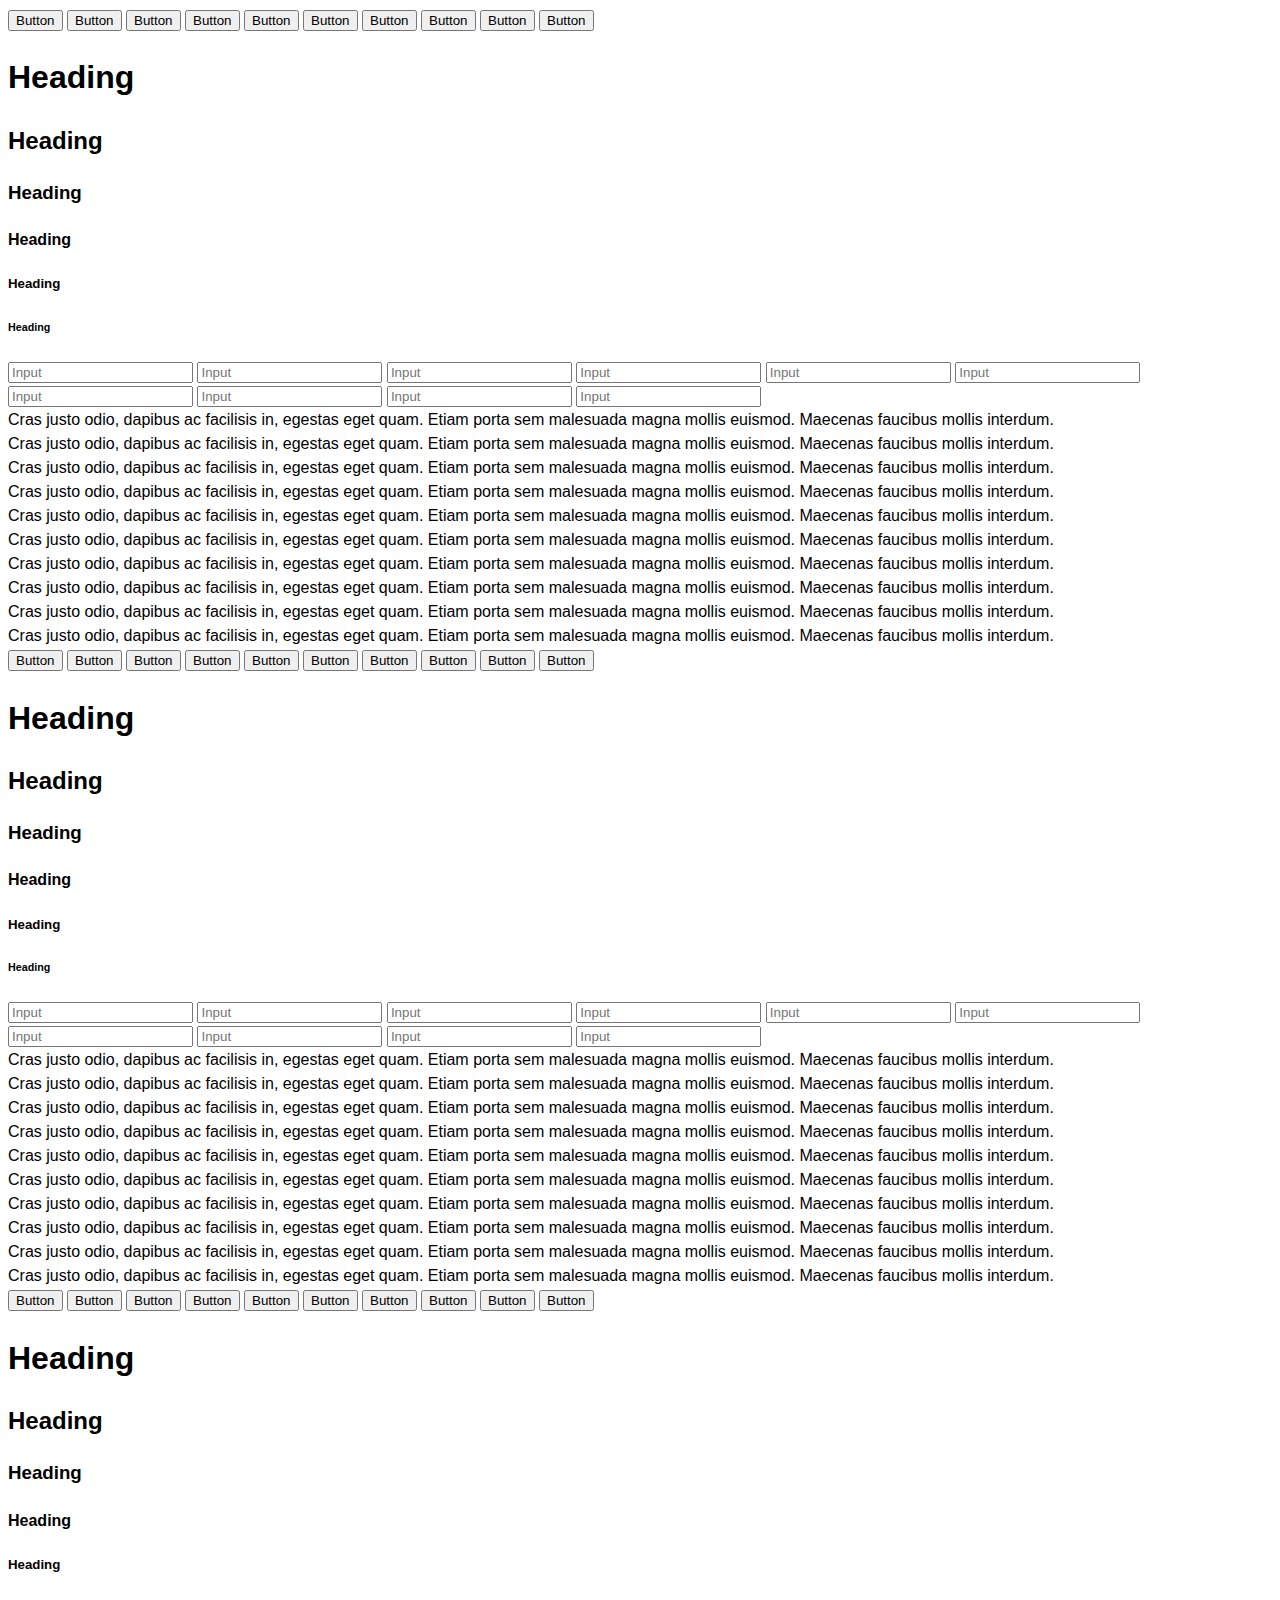
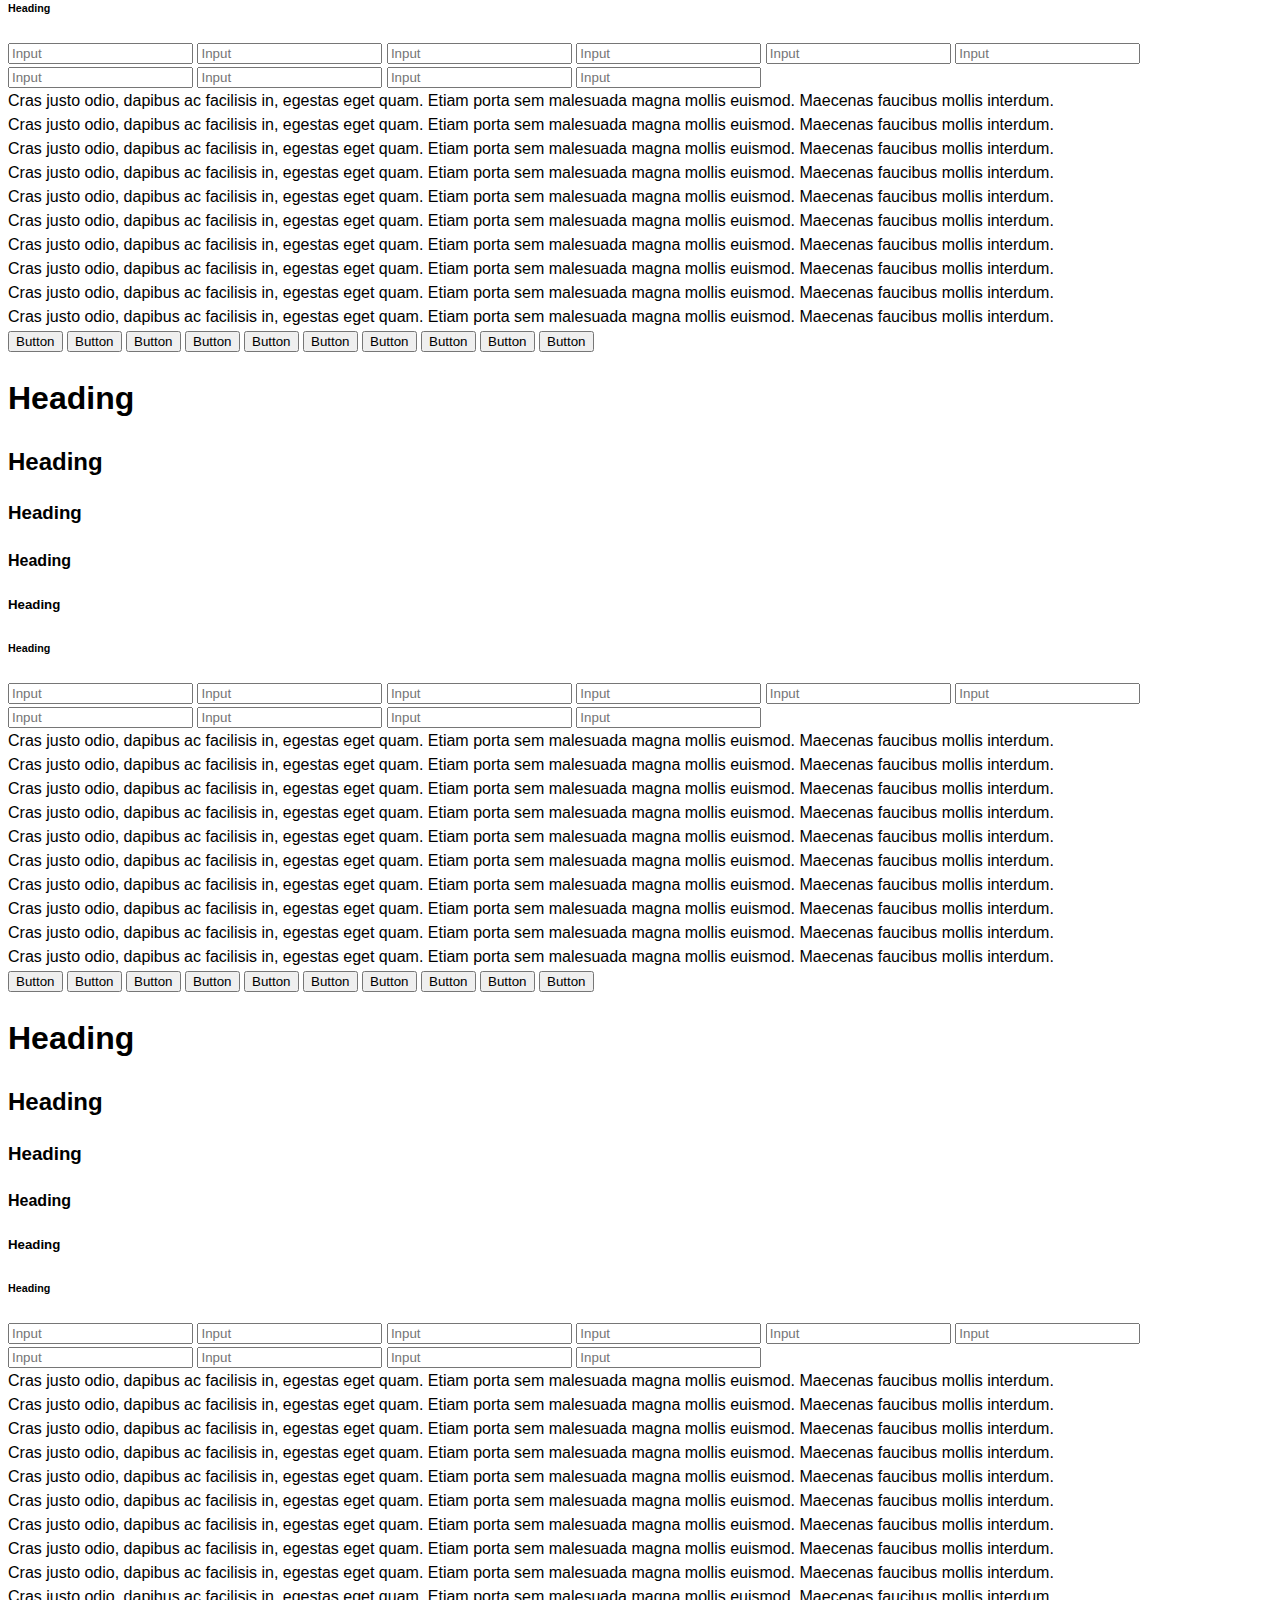
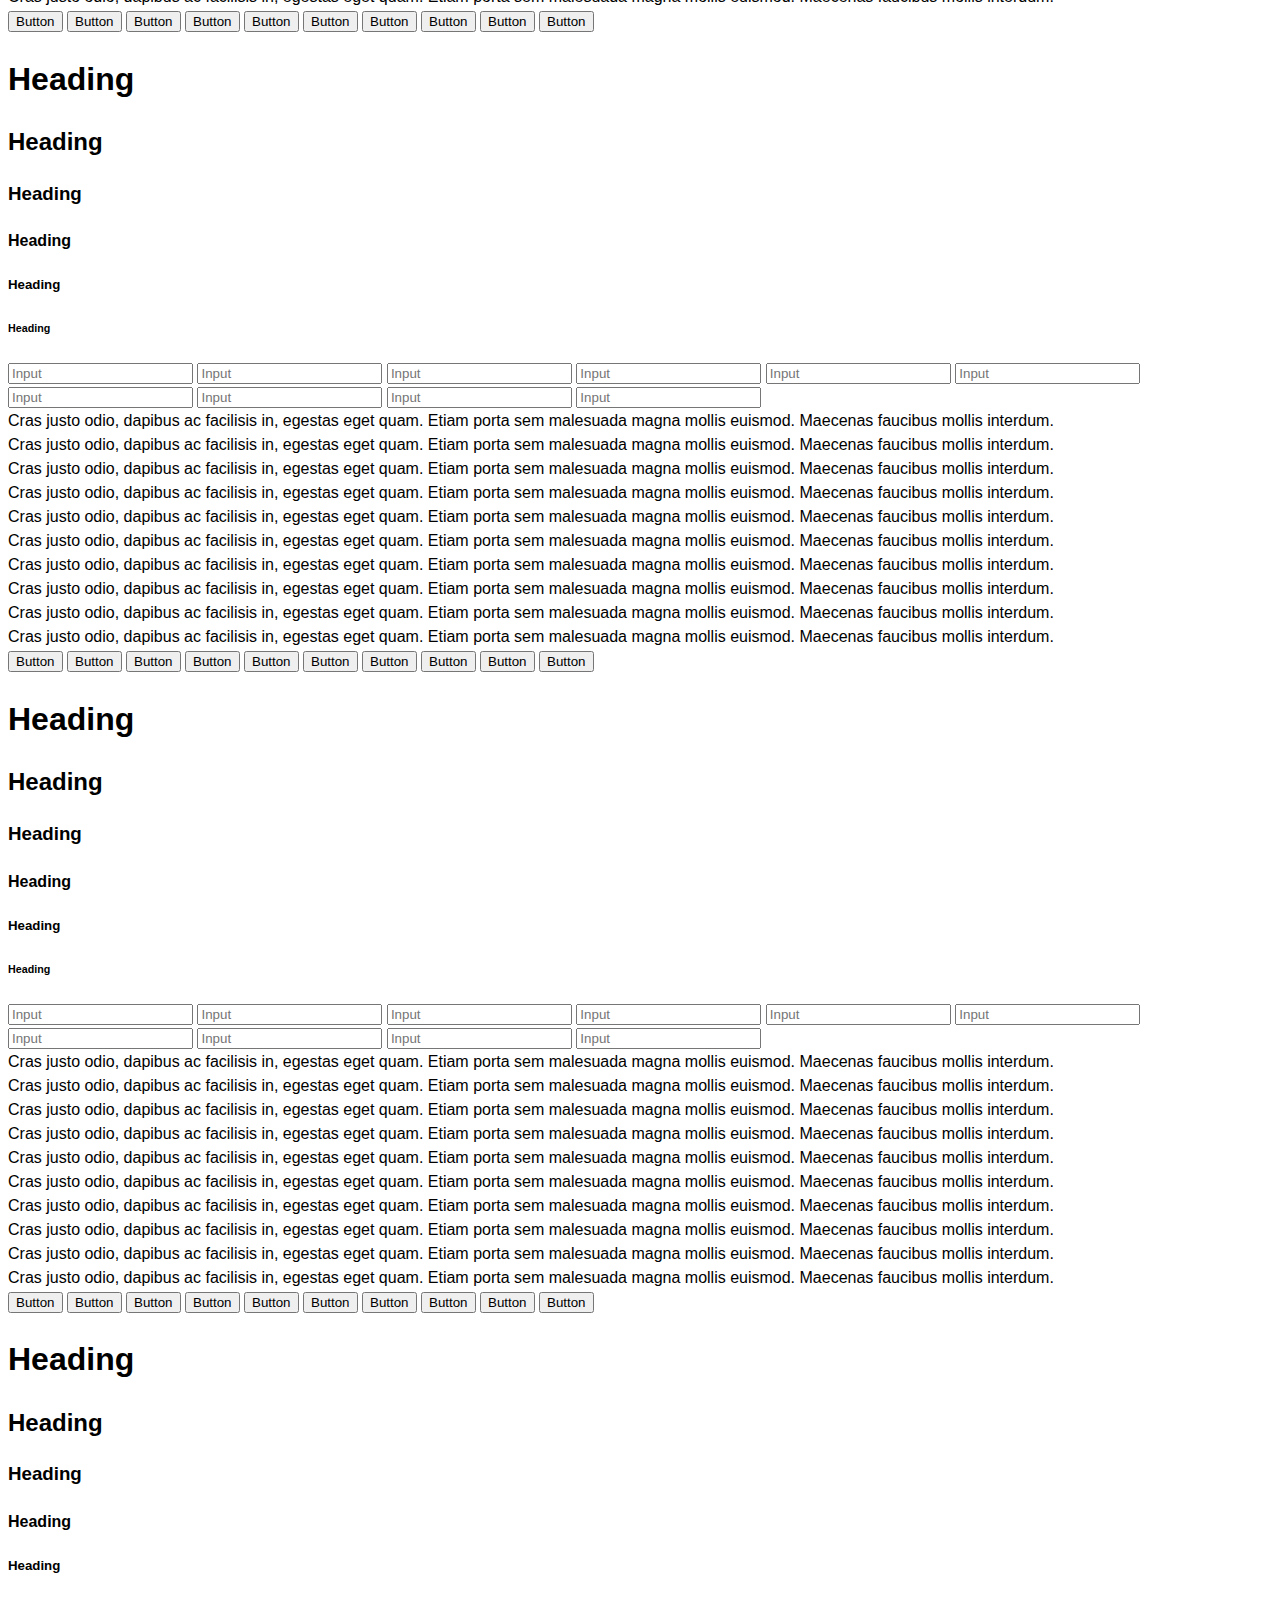
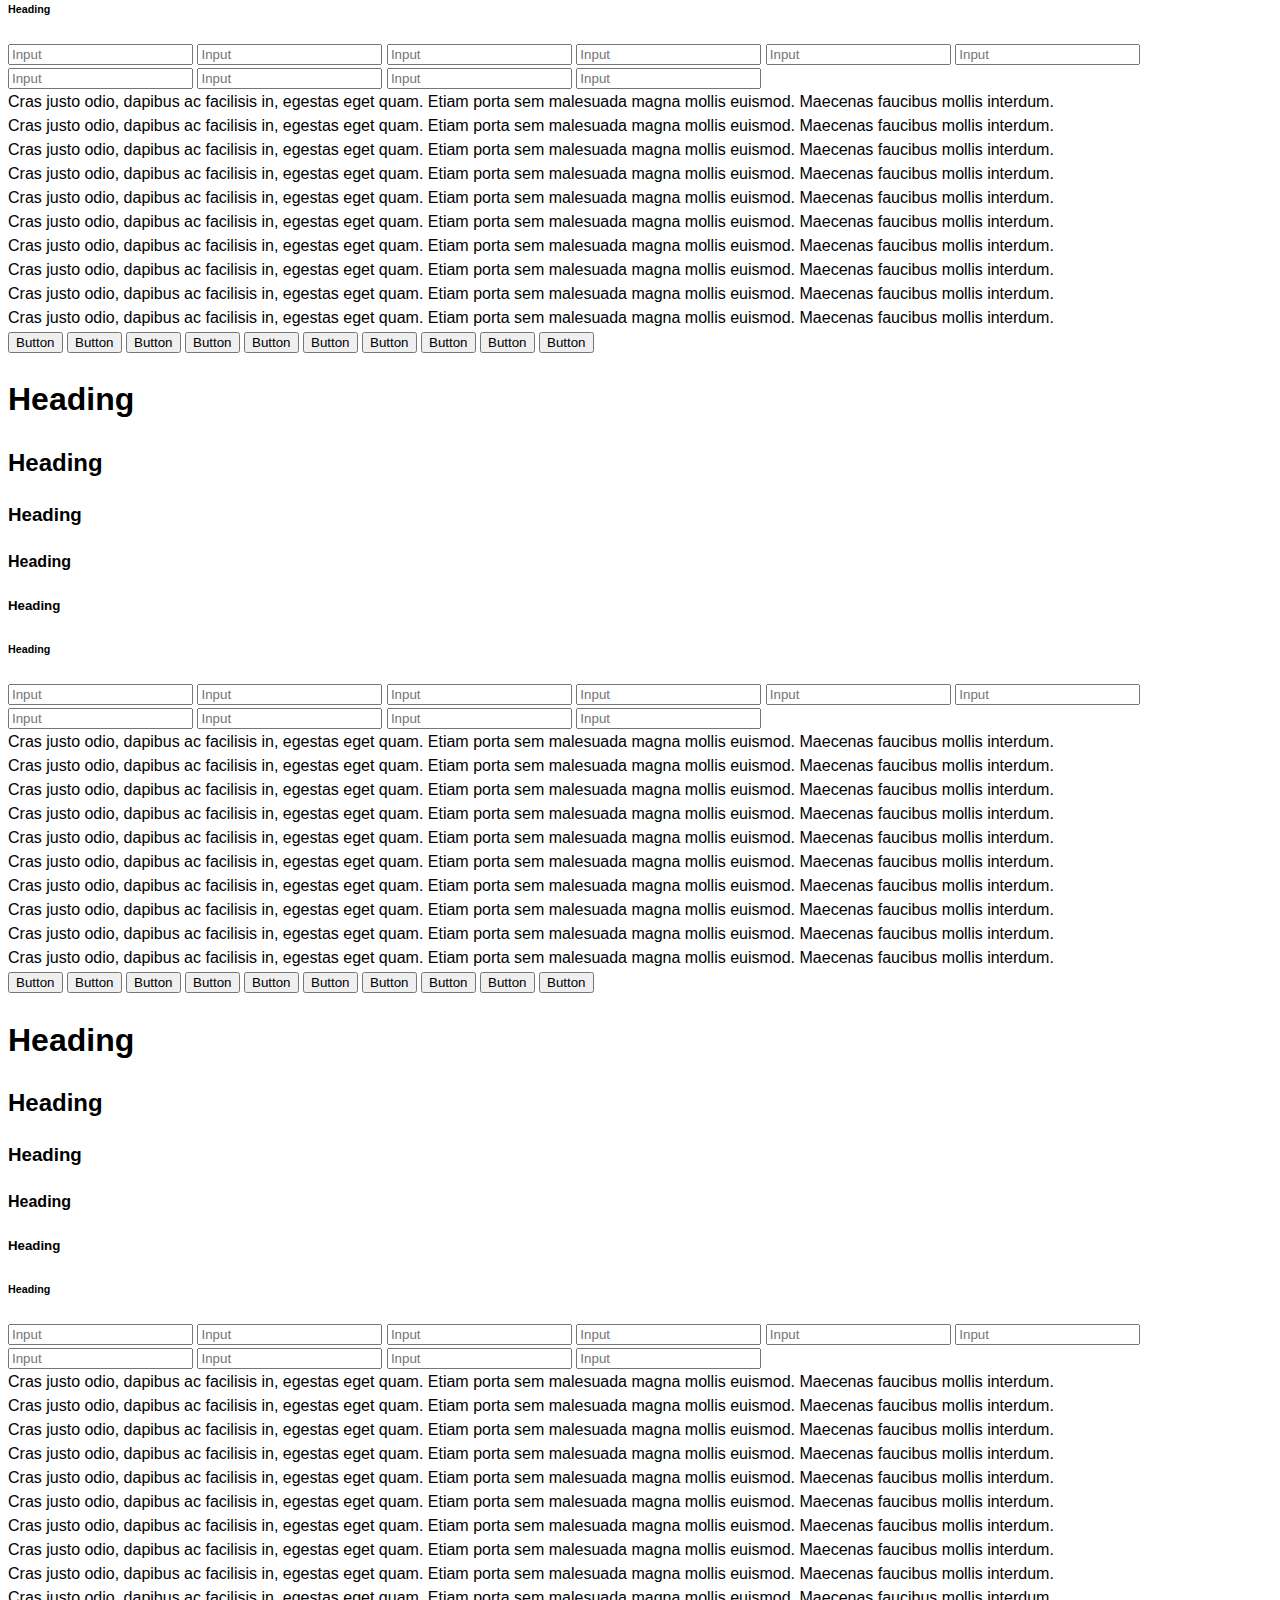
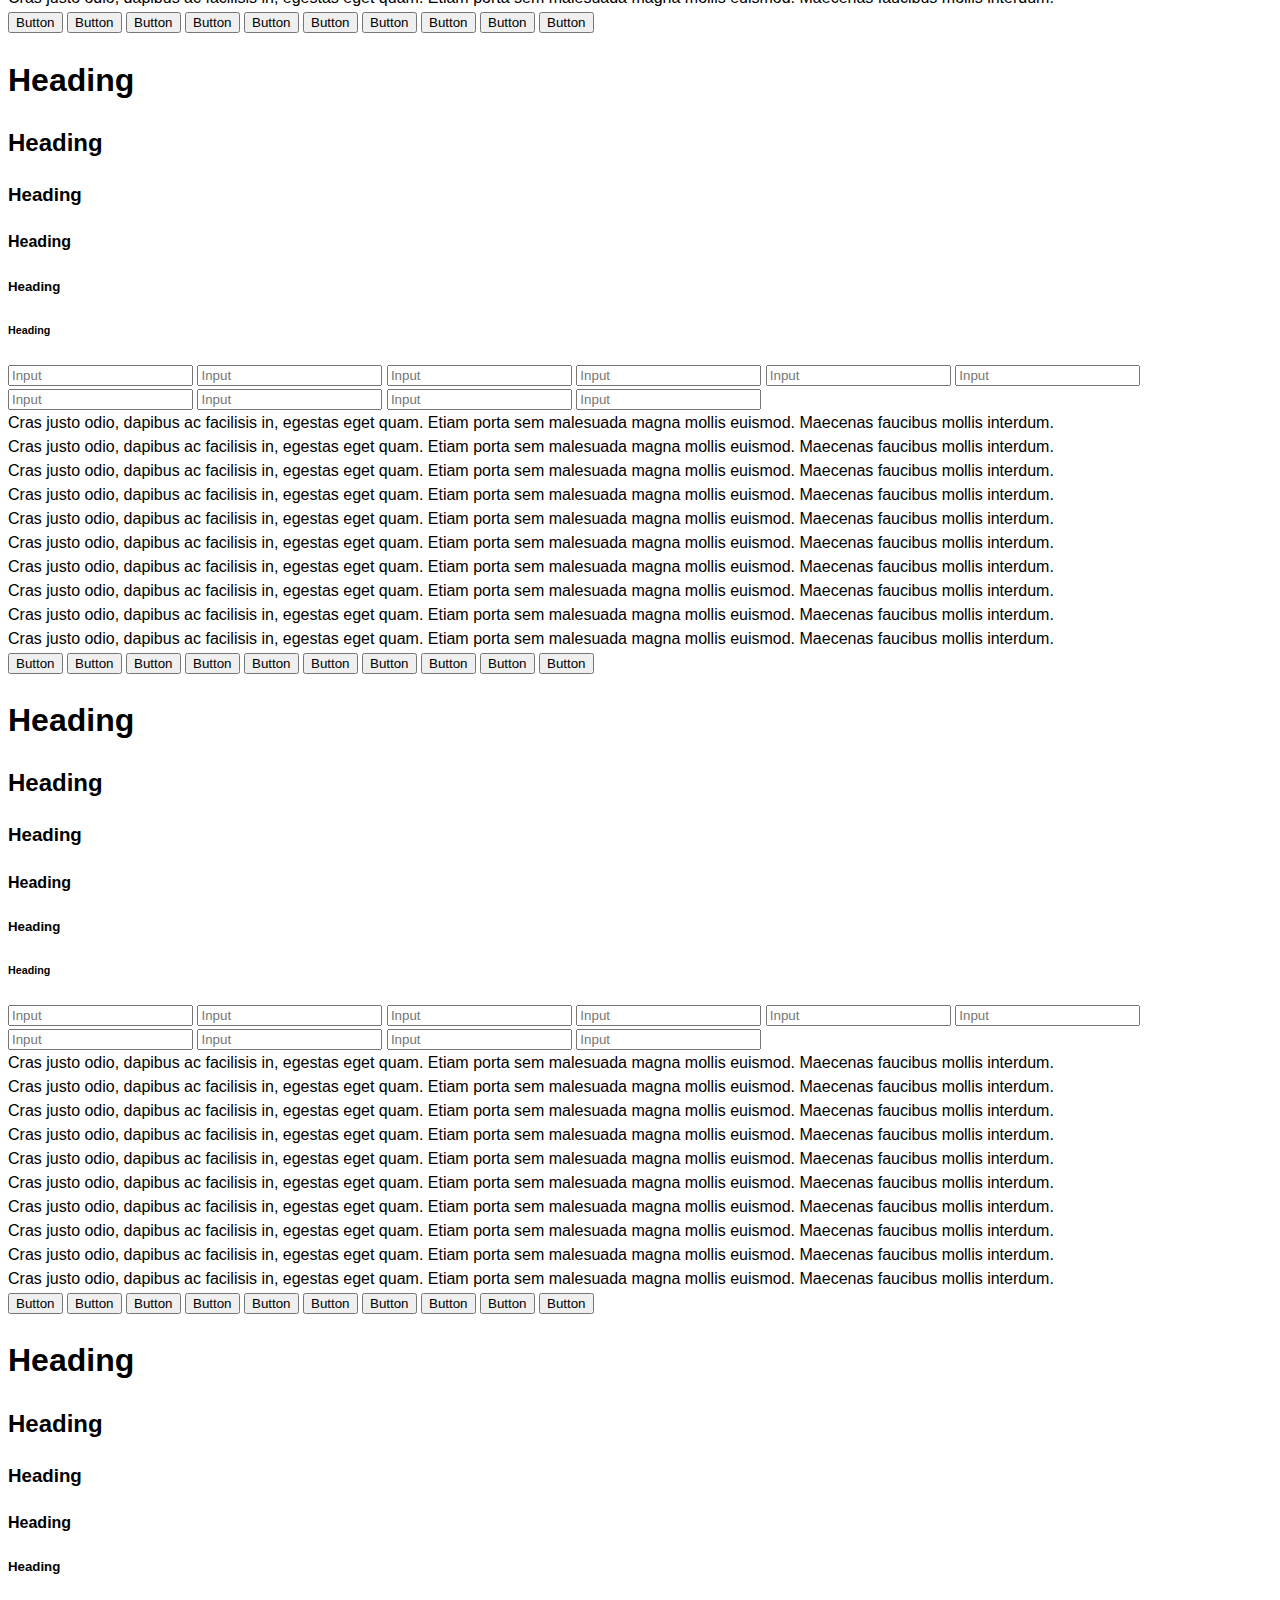
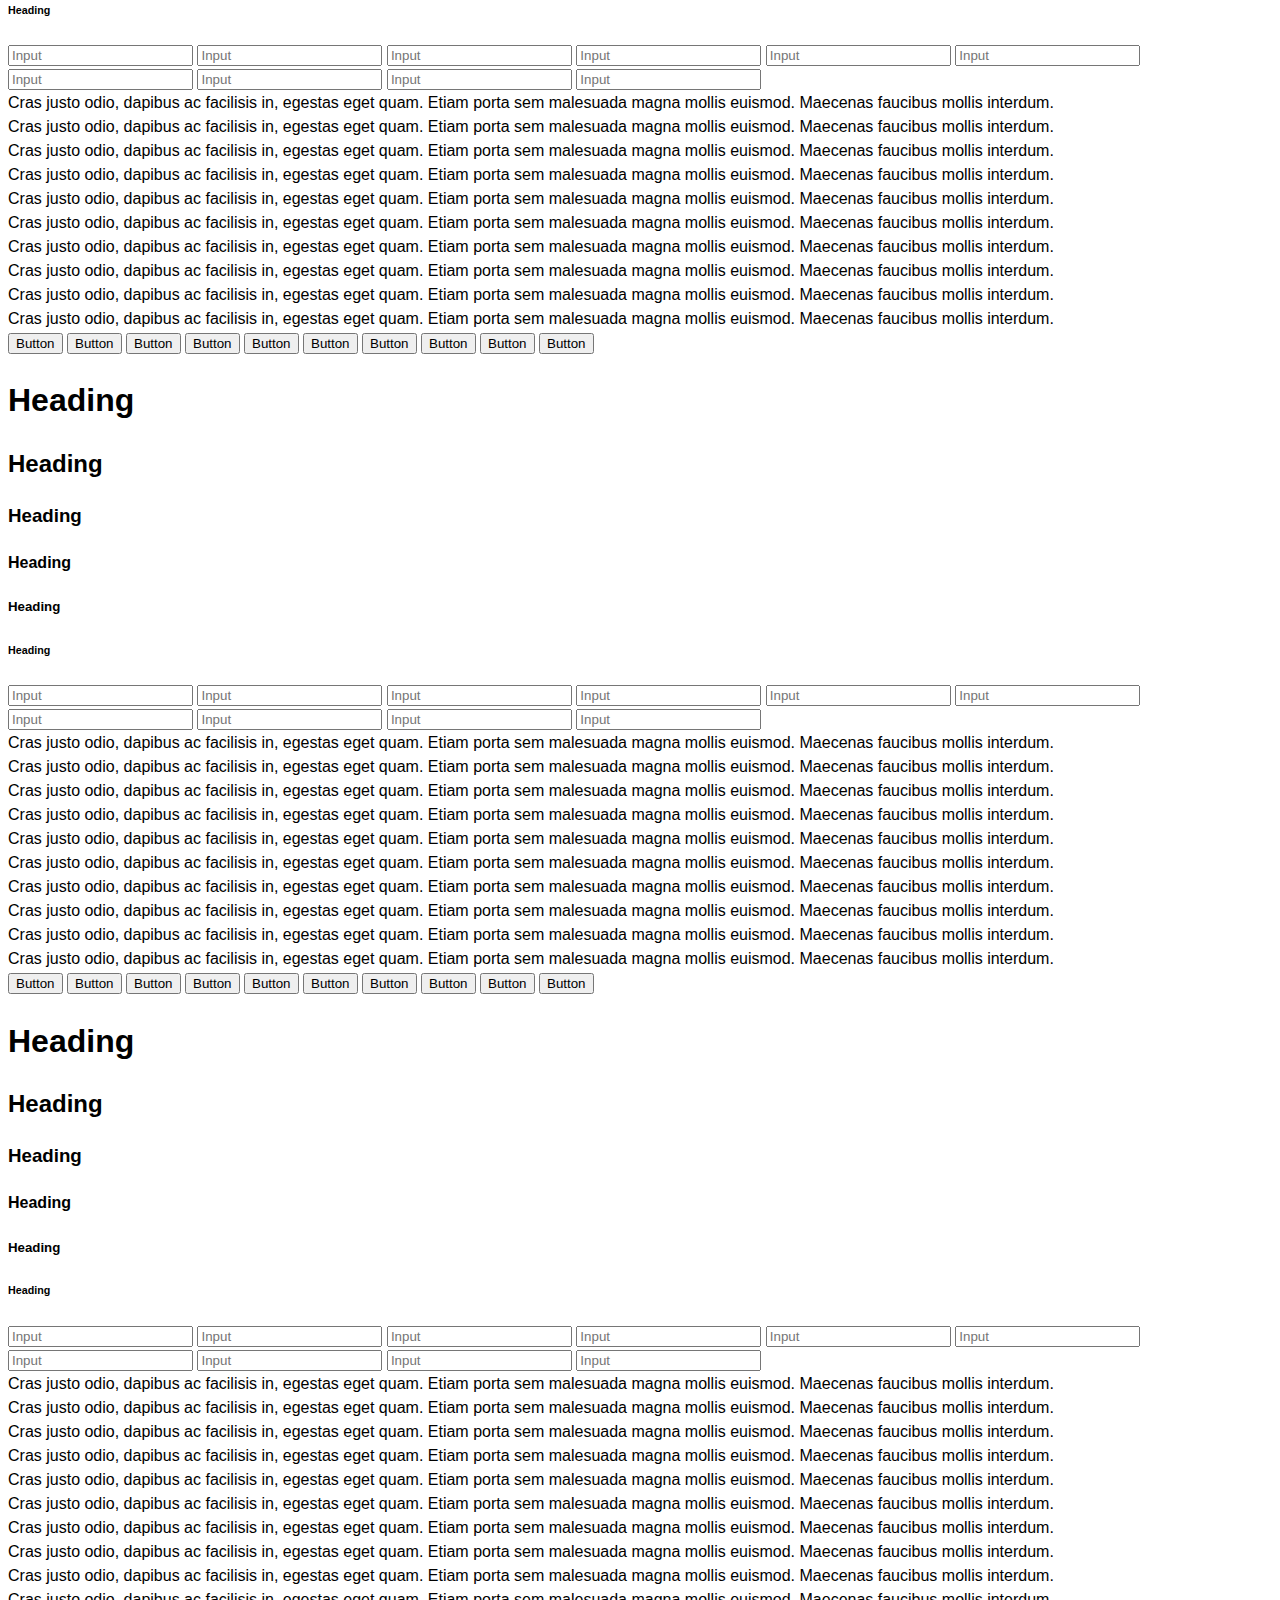
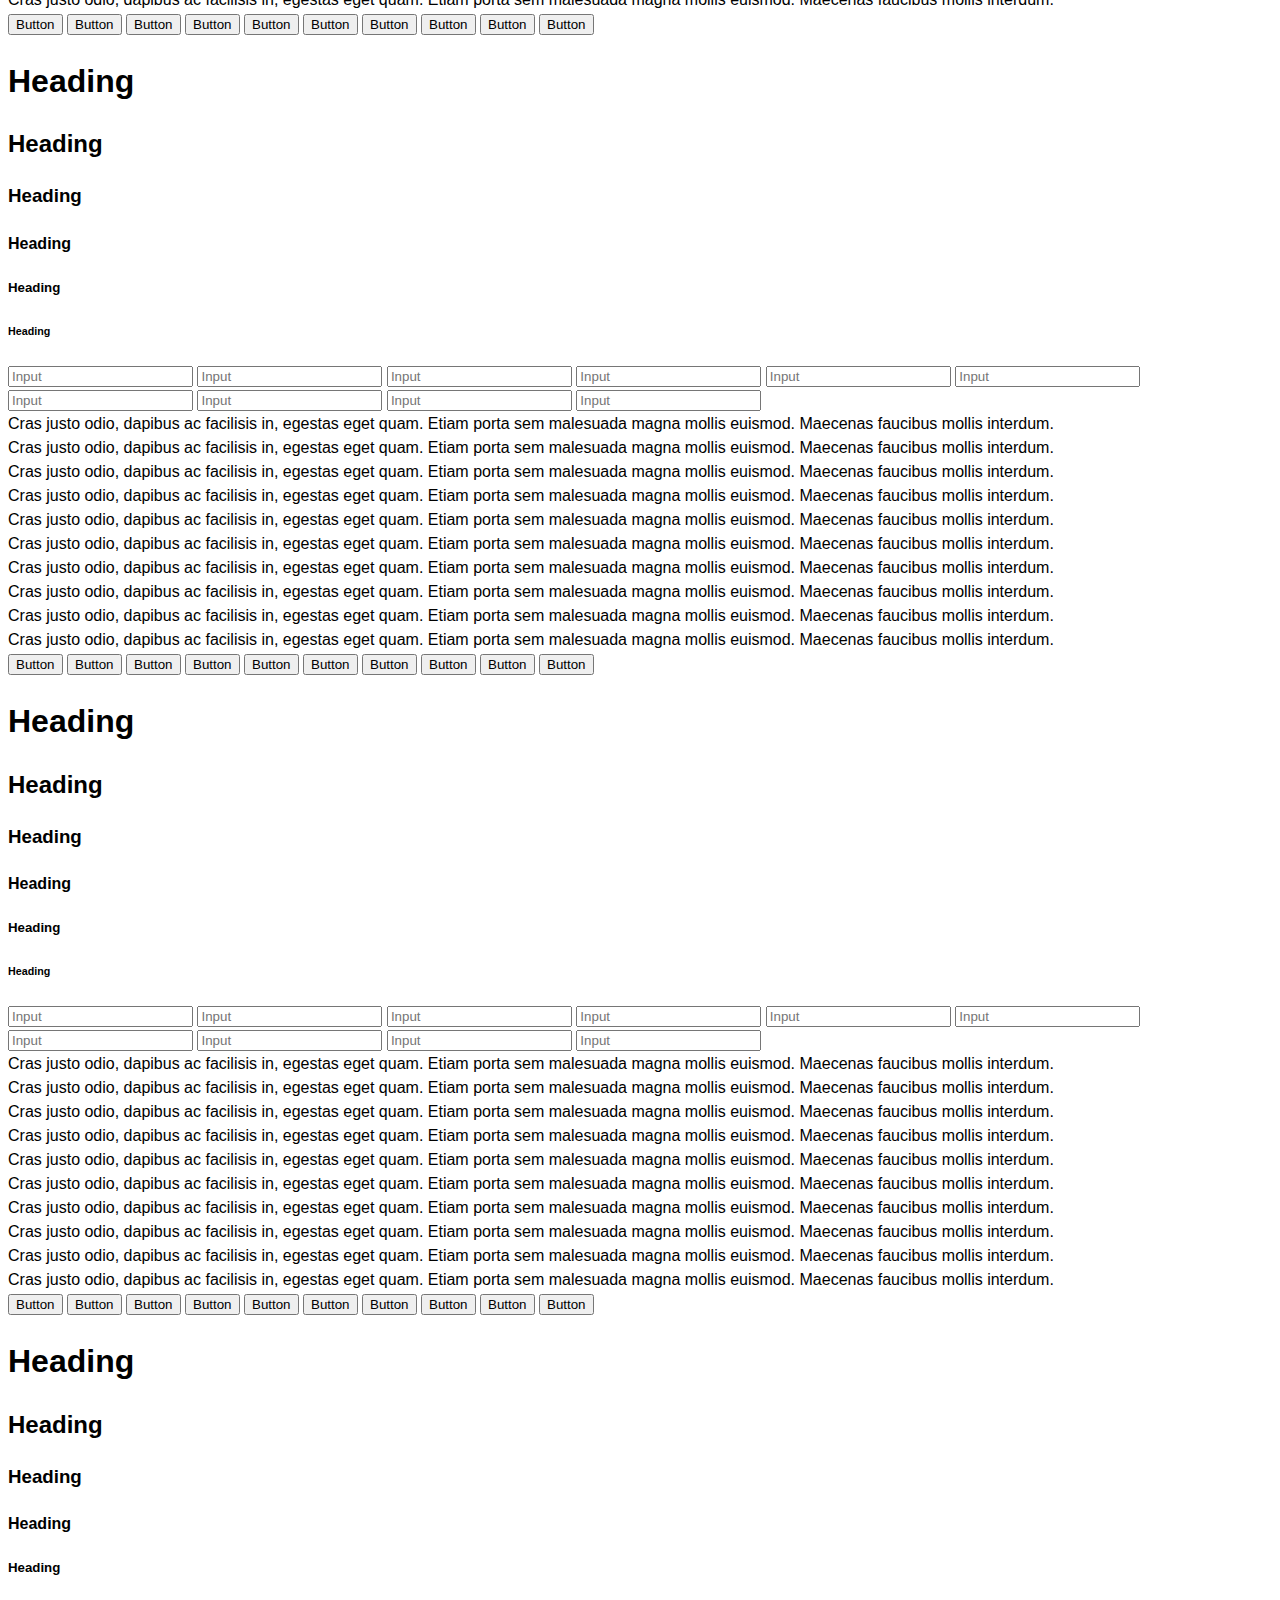
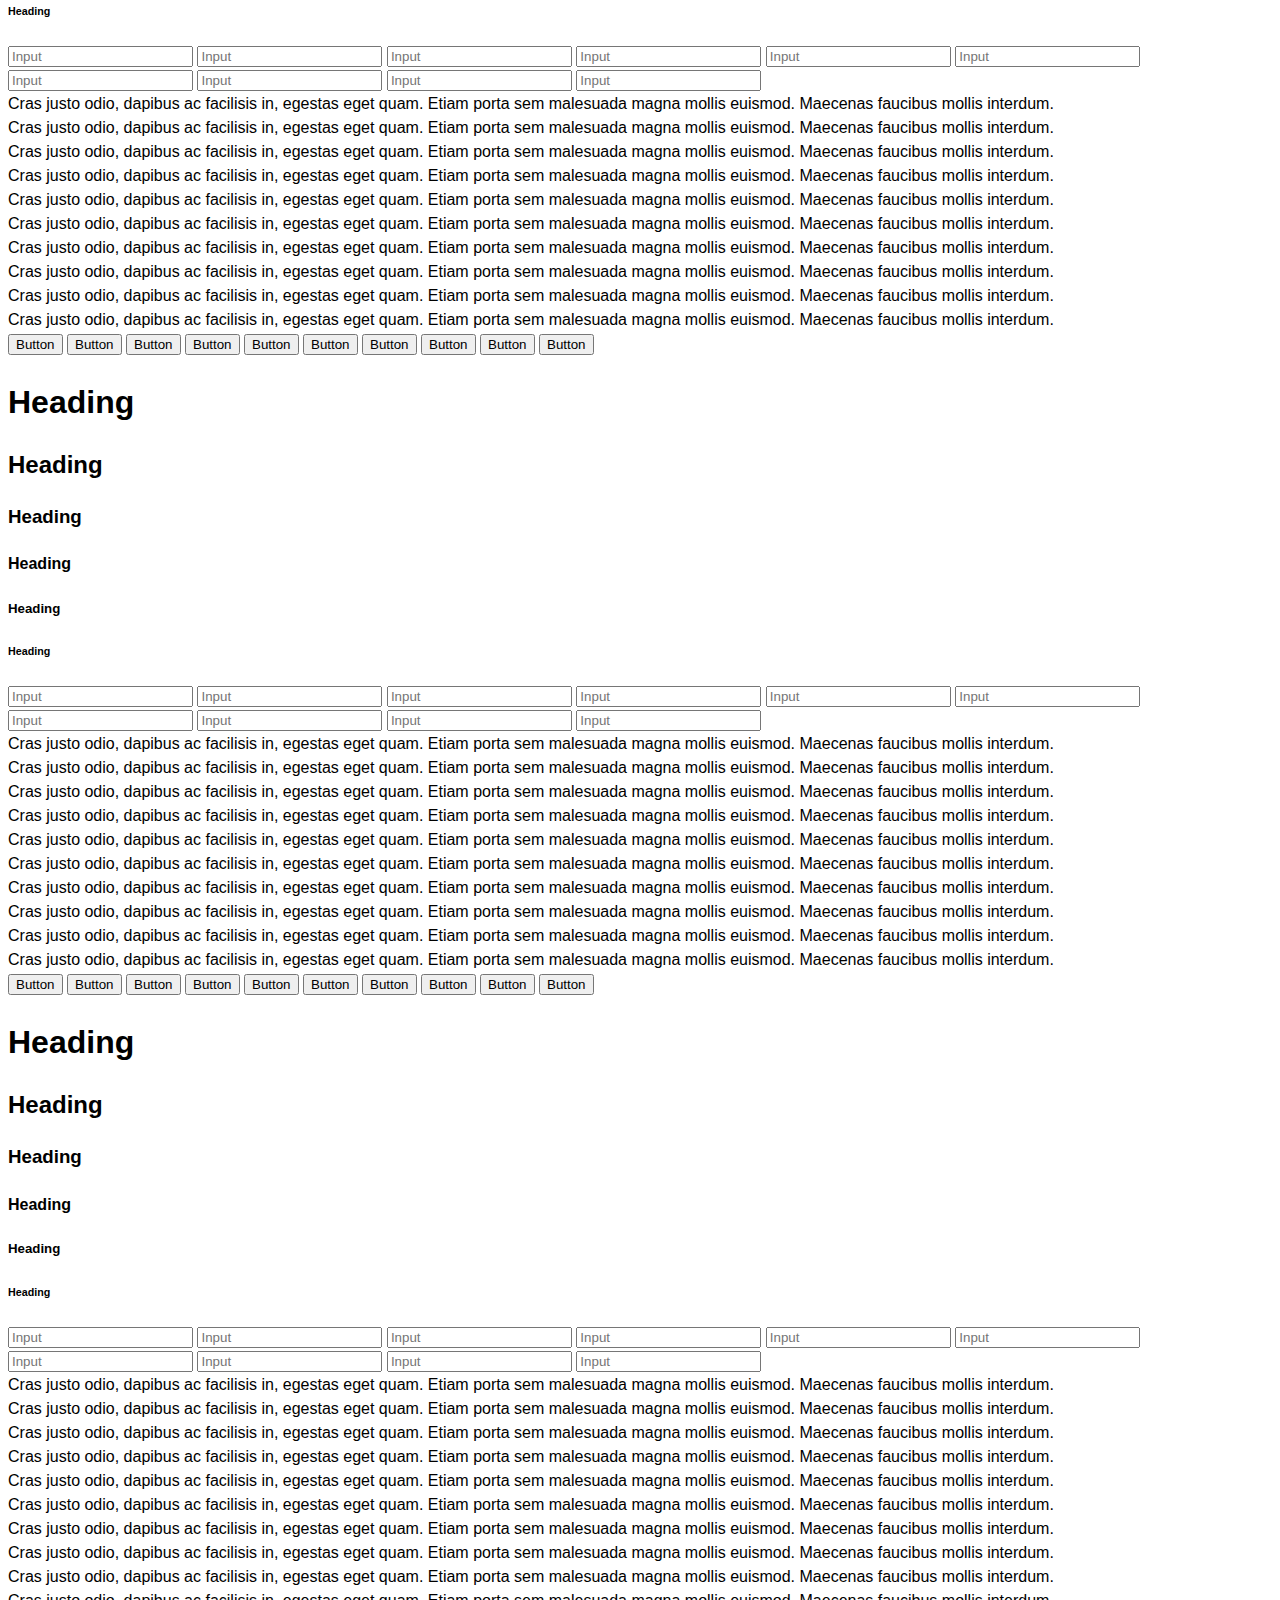
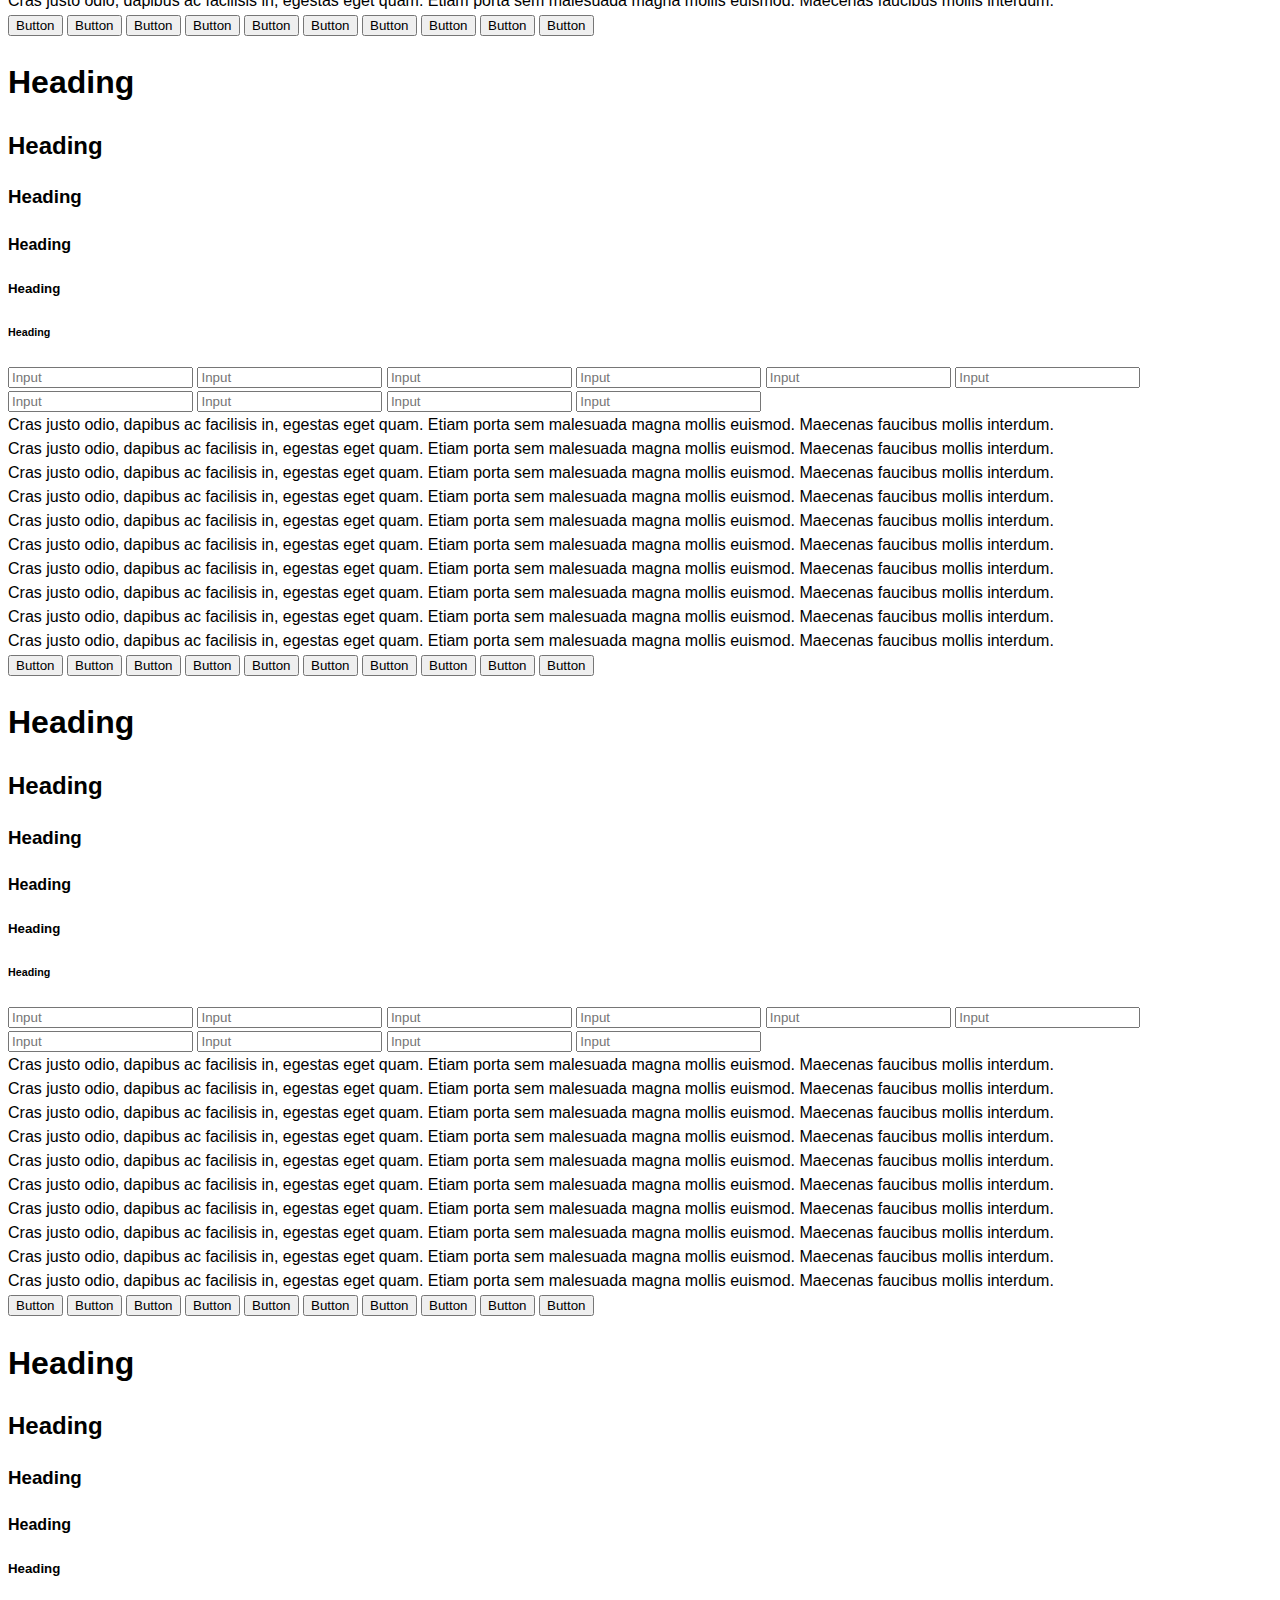
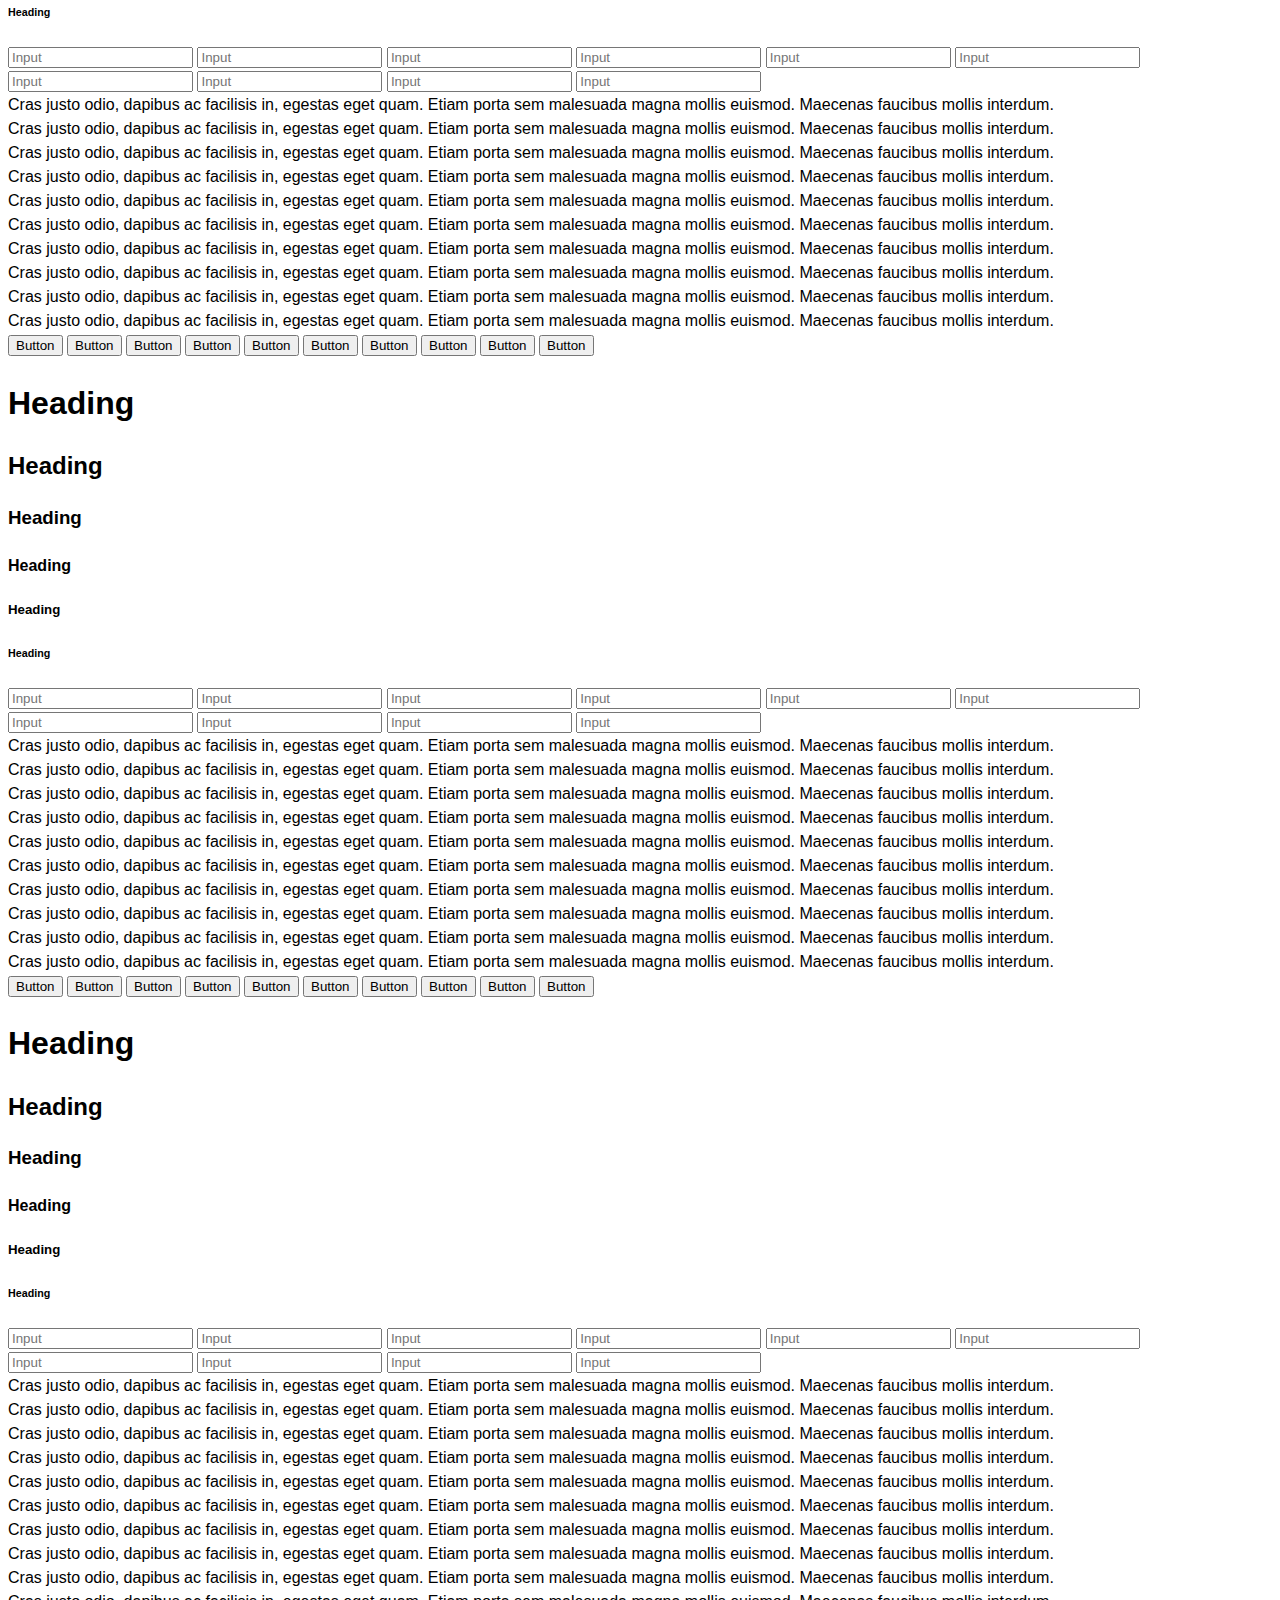
<file: box-sizing-reset/index.html>
<!DOCTYPE html>
<html>
  <head>
    <meta charset="utf-8">
    <title>CSS box-sizing performance test &middot; @mdo</title>
    <link rel="stylesheet" href="test.css">
  </head>
  <body>

    <button type="button">Button</button>
    <button type="button">Button</button>
    <button type="button">Button</button>
    <button type="button">Button</button>
    <button type="button">Button</button>
    <button type="button">Button</button>
    <button type="button">Button</button>
    <button type="button">Button</button>
    <button type="button">Button</button>
    <button type="button">Button</button>

    <h1>Heading</h1>
    <h2>Heading</h2>
    <h3>Heading</h3>
    <h4>Heading</h4>
    <h5>Heading</h5>
    <h6>Heading</h6>

    <input type="text" placeholder="Input">
    <input type="text" placeholder="Input">
    <input type="text" placeholder="Input">
    <input type="text" placeholder="Input">
    <input type="text" placeholder="Input">
    <input type="text" placeholder="Input">
    <input type="text" placeholder="Input">
    <input type="text" placeholder="Input">
    <input type="text" placeholder="Input">
    <input type="text" placeholder="Input">

    <div class="column-class">Cras justo odio, dapibus ac facilisis in, egestas eget quam. Etiam porta sem malesuada magna mollis euismod. Maecenas faucibus mollis interdum.</div>
    <div class="column-class">Cras justo odio, dapibus ac facilisis in, egestas eget quam. Etiam porta sem malesuada magna mollis euismod. Maecenas faucibus mollis interdum.</div>
    <div class="column-class">Cras justo odio, dapibus ac facilisis in, egestas eget quam. Etiam porta sem malesuada magna mollis euismod. Maecenas faucibus mollis interdum.</div>
    <div class="column-class">Cras justo odio, dapibus ac facilisis in, egestas eget quam. Etiam porta sem malesuada magna mollis euismod. Maecenas faucibus mollis interdum.</div>
    <div class="column-class">Cras justo odio, dapibus ac facilisis in, egestas eget quam. Etiam porta sem malesuada magna mollis euismod. Maecenas faucibus mollis interdum.</div>
    <div class="column-class">Cras justo odio, dapibus ac facilisis in, egestas eget quam. Etiam porta sem malesuada magna mollis euismod. Maecenas faucibus mollis interdum.</div>
    <div class="column-class">Cras justo odio, dapibus ac facilisis in, egestas eget quam. Etiam porta sem malesuada magna mollis euismod. Maecenas faucibus mollis interdum.</div>
    <div class="column-class">Cras justo odio, dapibus ac facilisis in, egestas eget quam. Etiam porta sem malesuada magna mollis euismod. Maecenas faucibus mollis interdum.</div>
    <div class="column-class">Cras justo odio, dapibus ac facilisis in, egestas eget quam. Etiam porta sem malesuada magna mollis euismod. Maecenas faucibus mollis interdum.</div>
    <div class="column-class">Cras justo odio, dapibus ac facilisis in, egestas eget quam. Etiam porta sem malesuada magna mollis euismod. Maecenas faucibus mollis interdum.</div>

    <button type="button">Button</button>
    <button type="button">Button</button>
    <button type="button">Button</button>
    <button type="button">Button</button>
    <button type="button">Button</button>
    <button type="button">Button</button>
    <button type="button">Button</button>
    <button type="button">Button</button>
    <button type="button">Button</button>
    <button type="button">Button</button>

    <h1>Heading</h1>
    <h2>Heading</h2>
    <h3>Heading</h3>
    <h4>Heading</h4>
    <h5>Heading</h5>
    <h6>Heading</h6>

    <input type="text" placeholder="Input">
    <input type="text" placeholder="Input">
    <input type="text" placeholder="Input">
    <input type="text" placeholder="Input">
    <input type="text" placeholder="Input">
    <input type="text" placeholder="Input">
    <input type="text" placeholder="Input">
    <input type="text" placeholder="Input">
    <input type="text" placeholder="Input">
    <input type="text" placeholder="Input">

    <div class="column-class">Cras justo odio, dapibus ac facilisis in, egestas eget quam. Etiam porta sem malesuada magna mollis euismod. Maecenas faucibus mollis interdum.</div>
    <div class="column-class">Cras justo odio, dapibus ac facilisis in, egestas eget quam. Etiam porta sem malesuada magna mollis euismod. Maecenas faucibus mollis interdum.</div>
    <div class="column-class">Cras justo odio, dapibus ac facilisis in, egestas eget quam. Etiam porta sem malesuada magna mollis euismod. Maecenas faucibus mollis interdum.</div>
    <div class="column-class">Cras justo odio, dapibus ac facilisis in, egestas eget quam. Etiam porta sem malesuada magna mollis euismod. Maecenas faucibus mollis interdum.</div>
    <div class="column-class">Cras justo odio, dapibus ac facilisis in, egestas eget quam. Etiam porta sem malesuada magna mollis euismod. Maecenas faucibus mollis interdum.</div>
    <div class="column-class">Cras justo odio, dapibus ac facilisis in, egestas eget quam. Etiam porta sem malesuada magna mollis euismod. Maecenas faucibus mollis interdum.</div>
    <div class="column-class">Cras justo odio, dapibus ac facilisis in, egestas eget quam. Etiam porta sem malesuada magna mollis euismod. Maecenas faucibus mollis interdum.</div>
    <div class="column-class">Cras justo odio, dapibus ac facilisis in, egestas eget quam. Etiam porta sem malesuada magna mollis euismod. Maecenas faucibus mollis interdum.</div>
    <div class="column-class">Cras justo odio, dapibus ac facilisis in, egestas eget quam. Etiam porta sem malesuada magna mollis euismod. Maecenas faucibus mollis interdum.</div>
    <div class="column-class">Cras justo odio, dapibus ac facilisis in, egestas eget quam. Etiam porta sem malesuada magna mollis euismod. Maecenas faucibus mollis interdum.</div>

    <button type="button">Button</button>
    <button type="button">Button</button>
    <button type="button">Button</button>
    <button type="button">Button</button>
    <button type="button">Button</button>
    <button type="button">Button</button>
    <button type="button">Button</button>
    <button type="button">Button</button>
    <button type="button">Button</button>
    <button type="button">Button</button>

    <h1>Heading</h1>
    <h2>Heading</h2>
    <h3>Heading</h3>
    <h4>Heading</h4>
    <h5>Heading</h5>
    <h6>Heading</h6>

    <input type="text" placeholder="Input">
    <input type="text" placeholder="Input">
    <input type="text" placeholder="Input">
    <input type="text" placeholder="Input">
    <input type="text" placeholder="Input">
    <input type="text" placeholder="Input">
    <input type="text" placeholder="Input">
    <input type="text" placeholder="Input">
    <input type="text" placeholder="Input">
    <input type="text" placeholder="Input">

    <div class="column-class">Cras justo odio, dapibus ac facilisis in, egestas eget quam. Etiam porta sem malesuada magna mollis euismod. Maecenas faucibus mollis interdum.</div>
    <div class="column-class">Cras justo odio, dapibus ac facilisis in, egestas eget quam. Etiam porta sem malesuada magna mollis euismod. Maecenas faucibus mollis interdum.</div>
    <div class="column-class">Cras justo odio, dapibus ac facilisis in, egestas eget quam. Etiam porta sem malesuada magna mollis euismod. Maecenas faucibus mollis interdum.</div>
    <div class="column-class">Cras justo odio, dapibus ac facilisis in, egestas eget quam. Etiam porta sem malesuada magna mollis euismod. Maecenas faucibus mollis interdum.</div>
    <div class="column-class">Cras justo odio, dapibus ac facilisis in, egestas eget quam. Etiam porta sem malesuada magna mollis euismod. Maecenas faucibus mollis interdum.</div>
    <div class="column-class">Cras justo odio, dapibus ac facilisis in, egestas eget quam. Etiam porta sem malesuada magna mollis euismod. Maecenas faucibus mollis interdum.</div>
    <div class="column-class">Cras justo odio, dapibus ac facilisis in, egestas eget quam. Etiam porta sem malesuada magna mollis euismod. Maecenas faucibus mollis interdum.</div>
    <div class="column-class">Cras justo odio, dapibus ac facilisis in, egestas eget quam. Etiam porta sem malesuada magna mollis euismod. Maecenas faucibus mollis interdum.</div>
    <div class="column-class">Cras justo odio, dapibus ac facilisis in, egestas eget quam. Etiam porta sem malesuada magna mollis euismod. Maecenas faucibus mollis interdum.</div>
    <div class="column-class">Cras justo odio, dapibus ac facilisis in, egestas eget quam. Etiam porta sem malesuada magna mollis euismod. Maecenas faucibus mollis interdum.</div>

    <button type="button">Button</button>
    <button type="button">Button</button>
    <button type="button">Button</button>
    <button type="button">Button</button>
    <button type="button">Button</button>
    <button type="button">Button</button>
    <button type="button">Button</button>
    <button type="button">Button</button>
    <button type="button">Button</button>
    <button type="button">Button</button>

    <h1>Heading</h1>
    <h2>Heading</h2>
    <h3>Heading</h3>
    <h4>Heading</h4>
    <h5>Heading</h5>
    <h6>Heading</h6>

    <input type="text" placeholder="Input">
    <input type="text" placeholder="Input">
    <input type="text" placeholder="Input">
    <input type="text" placeholder="Input">
    <input type="text" placeholder="Input">
    <input type="text" placeholder="Input">
    <input type="text" placeholder="Input">
    <input type="text" placeholder="Input">
    <input type="text" placeholder="Input">
    <input type="text" placeholder="Input">

    <div class="column-class">Cras justo odio, dapibus ac facilisis in, egestas eget quam. Etiam porta sem malesuada magna mollis euismod. Maecenas faucibus mollis interdum.</div>
    <div class="column-class">Cras justo odio, dapibus ac facilisis in, egestas eget quam. Etiam porta sem malesuada magna mollis euismod. Maecenas faucibus mollis interdum.</div>
    <div class="column-class">Cras justo odio, dapibus ac facilisis in, egestas eget quam. Etiam porta sem malesuada magna mollis euismod. Maecenas faucibus mollis interdum.</div>
    <div class="column-class">Cras justo odio, dapibus ac facilisis in, egestas eget quam. Etiam porta sem malesuada magna mollis euismod. Maecenas faucibus mollis interdum.</div>
    <div class="column-class">Cras justo odio, dapibus ac facilisis in, egestas eget quam. Etiam porta sem malesuada magna mollis euismod. Maecenas faucibus mollis interdum.</div>
    <div class="column-class">Cras justo odio, dapibus ac facilisis in, egestas eget quam. Etiam porta sem malesuada magna mollis euismod. Maecenas faucibus mollis interdum.</div>
    <div class="column-class">Cras justo odio, dapibus ac facilisis in, egestas eget quam. Etiam porta sem malesuada magna mollis euismod. Maecenas faucibus mollis interdum.</div>
    <div class="column-class">Cras justo odio, dapibus ac facilisis in, egestas eget quam. Etiam porta sem malesuada magna mollis euismod. Maecenas faucibus mollis interdum.</div>
    <div class="column-class">Cras justo odio, dapibus ac facilisis in, egestas eget quam. Etiam porta sem malesuada magna mollis euismod. Maecenas faucibus mollis interdum.</div>
    <div class="column-class">Cras justo odio, dapibus ac facilisis in, egestas eget quam. Etiam porta sem malesuada magna mollis euismod. Maecenas faucibus mollis interdum.</div>

    <button type="button">Button</button>
    <button type="button">Button</button>
    <button type="button">Button</button>
    <button type="button">Button</button>
    <button type="button">Button</button>
    <button type="button">Button</button>
    <button type="button">Button</button>
    <button type="button">Button</button>
    <button type="button">Button</button>
    <button type="button">Button</button>

    <h1>Heading</h1>
    <h2>Heading</h2>
    <h3>Heading</h3>
    <h4>Heading</h4>
    <h5>Heading</h5>
    <h6>Heading</h6>

    <input type="text" placeholder="Input">
    <input type="text" placeholder="Input">
    <input type="text" placeholder="Input">
    <input type="text" placeholder="Input">
    <input type="text" placeholder="Input">
    <input type="text" placeholder="Input">
    <input type="text" placeholder="Input">
    <input type="text" placeholder="Input">
    <input type="text" placeholder="Input">
    <input type="text" placeholder="Input">

    <div class="column-class">Cras justo odio, dapibus ac facilisis in, egestas eget quam. Etiam porta sem malesuada magna mollis euismod. Maecenas faucibus mollis interdum.</div>
    <div class="column-class">Cras justo odio, dapibus ac facilisis in, egestas eget quam. Etiam porta sem malesuada magna mollis euismod. Maecenas faucibus mollis interdum.</div>
    <div class="column-class">Cras justo odio, dapibus ac facilisis in, egestas eget quam. Etiam porta sem malesuada magna mollis euismod. Maecenas faucibus mollis interdum.</div>
    <div class="column-class">Cras justo odio, dapibus ac facilisis in, egestas eget quam. Etiam porta sem malesuada magna mollis euismod. Maecenas faucibus mollis interdum.</div>
    <div class="column-class">Cras justo odio, dapibus ac facilisis in, egestas eget quam. Etiam porta sem malesuada magna mollis euismod. Maecenas faucibus mollis interdum.</div>
    <div class="column-class">Cras justo odio, dapibus ac facilisis in, egestas eget quam. Etiam porta sem malesuada magna mollis euismod. Maecenas faucibus mollis interdum.</div>
    <div class="column-class">Cras justo odio, dapibus ac facilisis in, egestas eget quam. Etiam porta sem malesuada magna mollis euismod. Maecenas faucibus mollis interdum.</div>
    <div class="column-class">Cras justo odio, dapibus ac facilisis in, egestas eget quam. Etiam porta sem malesuada magna mollis euismod. Maecenas faucibus mollis interdum.</div>
    <div class="column-class">Cras justo odio, dapibus ac facilisis in, egestas eget quam. Etiam porta sem malesuada magna mollis euismod. Maecenas faucibus mollis interdum.</div>
    <div class="column-class">Cras justo odio, dapibus ac facilisis in, egestas eget quam. Etiam porta sem malesuada magna mollis euismod. Maecenas faucibus mollis interdum.</div>

    <button type="button">Button</button>
    <button type="button">Button</button>
    <button type="button">Button</button>
    <button type="button">Button</button>
    <button type="button">Button</button>
    <button type="button">Button</button>
    <button type="button">Button</button>
    <button type="button">Button</button>
    <button type="button">Button</button>
    <button type="button">Button</button>

    <h1>Heading</h1>
    <h2>Heading</h2>
    <h3>Heading</h3>
    <h4>Heading</h4>
    <h5>Heading</h5>
    <h6>Heading</h6>

    <input type="text" placeholder="Input">
    <input type="text" placeholder="Input">
    <input type="text" placeholder="Input">
    <input type="text" placeholder="Input">
    <input type="text" placeholder="Input">
    <input type="text" placeholder="Input">
    <input type="text" placeholder="Input">
    <input type="text" placeholder="Input">
    <input type="text" placeholder="Input">
    <input type="text" placeholder="Input">

    <div class="column-class">Cras justo odio, dapibus ac facilisis in, egestas eget quam. Etiam porta sem malesuada magna mollis euismod. Maecenas faucibus mollis interdum.</div>
    <div class="column-class">Cras justo odio, dapibus ac facilisis in, egestas eget quam. Etiam porta sem malesuada magna mollis euismod. Maecenas faucibus mollis interdum.</div>
    <div class="column-class">Cras justo odio, dapibus ac facilisis in, egestas eget quam. Etiam porta sem malesuada magna mollis euismod. Maecenas faucibus mollis interdum.</div>
    <div class="column-class">Cras justo odio, dapibus ac facilisis in, egestas eget quam. Etiam porta sem malesuada magna mollis euismod. Maecenas faucibus mollis interdum.</div>
    <div class="column-class">Cras justo odio, dapibus ac facilisis in, egestas eget quam. Etiam porta sem malesuada magna mollis euismod. Maecenas faucibus mollis interdum.</div>
    <div class="column-class">Cras justo odio, dapibus ac facilisis in, egestas eget quam. Etiam porta sem malesuada magna mollis euismod. Maecenas faucibus mollis interdum.</div>
    <div class="column-class">Cras justo odio, dapibus ac facilisis in, egestas eget quam. Etiam porta sem malesuada magna mollis euismod. Maecenas faucibus mollis interdum.</div>
    <div class="column-class">Cras justo odio, dapibus ac facilisis in, egestas eget quam. Etiam porta sem malesuada magna mollis euismod. Maecenas faucibus mollis interdum.</div>
    <div class="column-class">Cras justo odio, dapibus ac facilisis in, egestas eget quam. Etiam porta sem malesuada magna mollis euismod. Maecenas faucibus mollis interdum.</div>
    <div class="column-class">Cras justo odio, dapibus ac facilisis in, egestas eget quam. Etiam porta sem malesuada magna mollis euismod. Maecenas faucibus mollis interdum.</div>

    <button type="button">Button</button>
    <button type="button">Button</button>
    <button type="button">Button</button>
    <button type="button">Button</button>
    <button type="button">Button</button>
    <button type="button">Button</button>
    <button type="button">Button</button>
    <button type="button">Button</button>
    <button type="button">Button</button>
    <button type="button">Button</button>

    <h1>Heading</h1>
    <h2>Heading</h2>
    <h3>Heading</h3>
    <h4>Heading</h4>
    <h5>Heading</h5>
    <h6>Heading</h6>

    <input type="text" placeholder="Input">
    <input type="text" placeholder="Input">
    <input type="text" placeholder="Input">
    <input type="text" placeholder="Input">
    <input type="text" placeholder="Input">
    <input type="text" placeholder="Input">
    <input type="text" placeholder="Input">
    <input type="text" placeholder="Input">
    <input type="text" placeholder="Input">
    <input type="text" placeholder="Input">

    <div class="column-class">Cras justo odio, dapibus ac facilisis in, egestas eget quam. Etiam porta sem malesuada magna mollis euismod. Maecenas faucibus mollis interdum.</div>
    <div class="column-class">Cras justo odio, dapibus ac facilisis in, egestas eget quam. Etiam porta sem malesuada magna mollis euismod. Maecenas faucibus mollis interdum.</div>
    <div class="column-class">Cras justo odio, dapibus ac facilisis in, egestas eget quam. Etiam porta sem malesuada magna mollis euismod. Maecenas faucibus mollis interdum.</div>
    <div class="column-class">Cras justo odio, dapibus ac facilisis in, egestas eget quam. Etiam porta sem malesuada magna mollis euismod. Maecenas faucibus mollis interdum.</div>
    <div class="column-class">Cras justo odio, dapibus ac facilisis in, egestas eget quam. Etiam porta sem malesuada magna mollis euismod. Maecenas faucibus mollis interdum.</div>
    <div class="column-class">Cras justo odio, dapibus ac facilisis in, egestas eget quam. Etiam porta sem malesuada magna mollis euismod. Maecenas faucibus mollis interdum.</div>
    <div class="column-class">Cras justo odio, dapibus ac facilisis in, egestas eget quam. Etiam porta sem malesuada magna mollis euismod. Maecenas faucibus mollis interdum.</div>
    <div class="column-class">Cras justo odio, dapibus ac facilisis in, egestas eget quam. Etiam porta sem malesuada magna mollis euismod. Maecenas faucibus mollis interdum.</div>
    <div class="column-class">Cras justo odio, dapibus ac facilisis in, egestas eget quam. Etiam porta sem malesuada magna mollis euismod. Maecenas faucibus mollis interdum.</div>
    <div class="column-class">Cras justo odio, dapibus ac facilisis in, egestas eget quam. Etiam porta sem malesuada magna mollis euismod. Maecenas faucibus mollis interdum.</div>

    <button type="button">Button</button>
    <button type="button">Button</button>
    <button type="button">Button</button>
    <button type="button">Button</button>
    <button type="button">Button</button>
    <button type="button">Button</button>
    <button type="button">Button</button>
    <button type="button">Button</button>
    <button type="button">Button</button>
    <button type="button">Button</button>

    <h1>Heading</h1>
    <h2>Heading</h2>
    <h3>Heading</h3>
    <h4>Heading</h4>
    <h5>Heading</h5>
    <h6>Heading</h6>

    <input type="text" placeholder="Input">
    <input type="text" placeholder="Input">
    <input type="text" placeholder="Input">
    <input type="text" placeholder="Input">
    <input type="text" placeholder="Input">
    <input type="text" placeholder="Input">
    <input type="text" placeholder="Input">
    <input type="text" placeholder="Input">
    <input type="text" placeholder="Input">
    <input type="text" placeholder="Input">

    <div class="column-class">Cras justo odio, dapibus ac facilisis in, egestas eget quam. Etiam porta sem malesuada magna mollis euismod. Maecenas faucibus mollis interdum.</div>
    <div class="column-class">Cras justo odio, dapibus ac facilisis in, egestas eget quam. Etiam porta sem malesuada magna mollis euismod. Maecenas faucibus mollis interdum.</div>
    <div class="column-class">Cras justo odio, dapibus ac facilisis in, egestas eget quam. Etiam porta sem malesuada magna mollis euismod. Maecenas faucibus mollis interdum.</div>
    <div class="column-class">Cras justo odio, dapibus ac facilisis in, egestas eget quam. Etiam porta sem malesuada magna mollis euismod. Maecenas faucibus mollis interdum.</div>
    <div class="column-class">Cras justo odio, dapibus ac facilisis in, egestas eget quam. Etiam porta sem malesuada magna mollis euismod. Maecenas faucibus mollis interdum.</div>
    <div class="column-class">Cras justo odio, dapibus ac facilisis in, egestas eget quam. Etiam porta sem malesuada magna mollis euismod. Maecenas faucibus mollis interdum.</div>
    <div class="column-class">Cras justo odio, dapibus ac facilisis in, egestas eget quam. Etiam porta sem malesuada magna mollis euismod. Maecenas faucibus mollis interdum.</div>
    <div class="column-class">Cras justo odio, dapibus ac facilisis in, egestas eget quam. Etiam porta sem malesuada magna mollis euismod. Maecenas faucibus mollis interdum.</div>
    <div class="column-class">Cras justo odio, dapibus ac facilisis in, egestas eget quam. Etiam porta sem malesuada magna mollis euismod. Maecenas faucibus mollis interdum.</div>
    <div class="column-class">Cras justo odio, dapibus ac facilisis in, egestas eget quam. Etiam porta sem malesuada magna mollis euismod. Maecenas faucibus mollis interdum.</div>

    <button type="button">Button</button>
    <button type="button">Button</button>
    <button type="button">Button</button>
    <button type="button">Button</button>
    <button type="button">Button</button>
    <button type="button">Button</button>
    <button type="button">Button</button>
    <button type="button">Button</button>
    <button type="button">Button</button>
    <button type="button">Button</button>

    <h1>Heading</h1>
    <h2>Heading</h2>
    <h3>Heading</h3>
    <h4>Heading</h4>
    <h5>Heading</h5>
    <h6>Heading</h6>

    <input type="text" placeholder="Input">
    <input type="text" placeholder="Input">
    <input type="text" placeholder="Input">
    <input type="text" placeholder="Input">
    <input type="text" placeholder="Input">
    <input type="text" placeholder="Input">
    <input type="text" placeholder="Input">
    <input type="text" placeholder="Input">
    <input type="text" placeholder="Input">
    <input type="text" placeholder="Input">

    <div class="column-class">Cras justo odio, dapibus ac facilisis in, egestas eget quam. Etiam porta sem malesuada magna mollis euismod. Maecenas faucibus mollis interdum.</div>
    <div class="column-class">Cras justo odio, dapibus ac facilisis in, egestas eget quam. Etiam porta sem malesuada magna mollis euismod. Maecenas faucibus mollis interdum.</div>
    <div class="column-class">Cras justo odio, dapibus ac facilisis in, egestas eget quam. Etiam porta sem malesuada magna mollis euismod. Maecenas faucibus mollis interdum.</div>
    <div class="column-class">Cras justo odio, dapibus ac facilisis in, egestas eget quam. Etiam porta sem malesuada magna mollis euismod. Maecenas faucibus mollis interdum.</div>
    <div class="column-class">Cras justo odio, dapibus ac facilisis in, egestas eget quam. Etiam porta sem malesuada magna mollis euismod. Maecenas faucibus mollis interdum.</div>
    <div class="column-class">Cras justo odio, dapibus ac facilisis in, egestas eget quam. Etiam porta sem malesuada magna mollis euismod. Maecenas faucibus mollis interdum.</div>
    <div class="column-class">Cras justo odio, dapibus ac facilisis in, egestas eget quam. Etiam porta sem malesuada magna mollis euismod. Maecenas faucibus mollis interdum.</div>
    <div class="column-class">Cras justo odio, dapibus ac facilisis in, egestas eget quam. Etiam porta sem malesuada magna mollis euismod. Maecenas faucibus mollis interdum.</div>
    <div class="column-class">Cras justo odio, dapibus ac facilisis in, egestas eget quam. Etiam porta sem malesuada magna mollis euismod. Maecenas faucibus mollis interdum.</div>
    <div class="column-class">Cras justo odio, dapibus ac facilisis in, egestas eget quam. Etiam porta sem malesuada magna mollis euismod. Maecenas faucibus mollis interdum.</div>

    <button type="button">Button</button>
    <button type="button">Button</button>
    <button type="button">Button</button>
    <button type="button">Button</button>
    <button type="button">Button</button>
    <button type="button">Button</button>
    <button type="button">Button</button>
    <button type="button">Button</button>
    <button type="button">Button</button>
    <button type="button">Button</button>

    <h1>Heading</h1>
    <h2>Heading</h2>
    <h3>Heading</h3>
    <h4>Heading</h4>
    <h5>Heading</h5>
    <h6>Heading</h6>

    <input type="text" placeholder="Input">
    <input type="text" placeholder="Input">
    <input type="text" placeholder="Input">
    <input type="text" placeholder="Input">
    <input type="text" placeholder="Input">
    <input type="text" placeholder="Input">
    <input type="text" placeholder="Input">
    <input type="text" placeholder="Input">
    <input type="text" placeholder="Input">
    <input type="text" placeholder="Input">

    <div class="column-class">Cras justo odio, dapibus ac facilisis in, egestas eget quam. Etiam porta sem malesuada magna mollis euismod. Maecenas faucibus mollis interdum.</div>
    <div class="column-class">Cras justo odio, dapibus ac facilisis in, egestas eget quam. Etiam porta sem malesuada magna mollis euismod. Maecenas faucibus mollis interdum.</div>
    <div class="column-class">Cras justo odio, dapibus ac facilisis in, egestas eget quam. Etiam porta sem malesuada magna mollis euismod. Maecenas faucibus mollis interdum.</div>
    <div class="column-class">Cras justo odio, dapibus ac facilisis in, egestas eget quam. Etiam porta sem malesuada magna mollis euismod. Maecenas faucibus mollis interdum.</div>
    <div class="column-class">Cras justo odio, dapibus ac facilisis in, egestas eget quam. Etiam porta sem malesuada magna mollis euismod. Maecenas faucibus mollis interdum.</div>
    <div class="column-class">Cras justo odio, dapibus ac facilisis in, egestas eget quam. Etiam porta sem malesuada magna mollis euismod. Maecenas faucibus mollis interdum.</div>
    <div class="column-class">Cras justo odio, dapibus ac facilisis in, egestas eget quam. Etiam porta sem malesuada magna mollis euismod. Maecenas faucibus mollis interdum.</div>
    <div class="column-class">Cras justo odio, dapibus ac facilisis in, egestas eget quam. Etiam porta sem malesuada magna mollis euismod. Maecenas faucibus mollis interdum.</div>
    <div class="column-class">Cras justo odio, dapibus ac facilisis in, egestas eget quam. Etiam porta sem malesuada magna mollis euismod. Maecenas faucibus mollis interdum.</div>
    <div class="column-class">Cras justo odio, dapibus ac facilisis in, egestas eget quam. Etiam porta sem malesuada magna mollis euismod. Maecenas faucibus mollis interdum.</div>

    <button type="button">Button</button>
    <button type="button">Button</button>
    <button type="button">Button</button>
    <button type="button">Button</button>
    <button type="button">Button</button>
    <button type="button">Button</button>
    <button type="button">Button</button>
    <button type="button">Button</button>
    <button type="button">Button</button>
    <button type="button">Button</button>

    <h1>Heading</h1>
    <h2>Heading</h2>
    <h3>Heading</h3>
    <h4>Heading</h4>
    <h5>Heading</h5>
    <h6>Heading</h6>

    <input type="text" placeholder="Input">
    <input type="text" placeholder="Input">
    <input type="text" placeholder="Input">
    <input type="text" placeholder="Input">
    <input type="text" placeholder="Input">
    <input type="text" placeholder="Input">
    <input type="text" placeholder="Input">
    <input type="text" placeholder="Input">
    <input type="text" placeholder="Input">
    <input type="text" placeholder="Input">

    <div class="column-class">Cras justo odio, dapibus ac facilisis in, egestas eget quam. Etiam porta sem malesuada magna mollis euismod. Maecenas faucibus mollis interdum.</div>
    <div class="column-class">Cras justo odio, dapibus ac facilisis in, egestas eget quam. Etiam porta sem malesuada magna mollis euismod. Maecenas faucibus mollis interdum.</div>
    <div class="column-class">Cras justo odio, dapibus ac facilisis in, egestas eget quam. Etiam porta sem malesuada magna mollis euismod. Maecenas faucibus mollis interdum.</div>
    <div class="column-class">Cras justo odio, dapibus ac facilisis in, egestas eget quam. Etiam porta sem malesuada magna mollis euismod. Maecenas faucibus mollis interdum.</div>
    <div class="column-class">Cras justo odio, dapibus ac facilisis in, egestas eget quam. Etiam porta sem malesuada magna mollis euismod. Maecenas faucibus mollis interdum.</div>
    <div class="column-class">Cras justo odio, dapibus ac facilisis in, egestas eget quam. Etiam porta sem malesuada magna mollis euismod. Maecenas faucibus mollis interdum.</div>
    <div class="column-class">Cras justo odio, dapibus ac facilisis in, egestas eget quam. Etiam porta sem malesuada magna mollis euismod. Maecenas faucibus mollis interdum.</div>
    <div class="column-class">Cras justo odio, dapibus ac facilisis in, egestas eget quam. Etiam porta sem malesuada magna mollis euismod. Maecenas faucibus mollis interdum.</div>
    <div class="column-class">Cras justo odio, dapibus ac facilisis in, egestas eget quam. Etiam porta sem malesuada magna mollis euismod. Maecenas faucibus mollis interdum.</div>
    <div class="column-class">Cras justo odio, dapibus ac facilisis in, egestas eget quam. Etiam porta sem malesuada magna mollis euismod. Maecenas faucibus mollis interdum.</div>

    <button type="button">Button</button>
    <button type="button">Button</button>
    <button type="button">Button</button>
    <button type="button">Button</button>
    <button type="button">Button</button>
    <button type="button">Button</button>
    <button type="button">Button</button>
    <button type="button">Button</button>
    <button type="button">Button</button>
    <button type="button">Button</button>

    <h1>Heading</h1>
    <h2>Heading</h2>
    <h3>Heading</h3>
    <h4>Heading</h4>
    <h5>Heading</h5>
    <h6>Heading</h6>

    <input type="text" placeholder="Input">
    <input type="text" placeholder="Input">
    <input type="text" placeholder="Input">
    <input type="text" placeholder="Input">
    <input type="text" placeholder="Input">
    <input type="text" placeholder="Input">
    <input type="text" placeholder="Input">
    <input type="text" placeholder="Input">
    <input type="text" placeholder="Input">
    <input type="text" placeholder="Input">

    <div class="column-class">Cras justo odio, dapibus ac facilisis in, egestas eget quam. Etiam porta sem malesuada magna mollis euismod. Maecenas faucibus mollis interdum.</div>
    <div class="column-class">Cras justo odio, dapibus ac facilisis in, egestas eget quam. Etiam porta sem malesuada magna mollis euismod. Maecenas faucibus mollis interdum.</div>
    <div class="column-class">Cras justo odio, dapibus ac facilisis in, egestas eget quam. Etiam porta sem malesuada magna mollis euismod. Maecenas faucibus mollis interdum.</div>
    <div class="column-class">Cras justo odio, dapibus ac facilisis in, egestas eget quam. Etiam porta sem malesuada magna mollis euismod. Maecenas faucibus mollis interdum.</div>
    <div class="column-class">Cras justo odio, dapibus ac facilisis in, egestas eget quam. Etiam porta sem malesuada magna mollis euismod. Maecenas faucibus mollis interdum.</div>
    <div class="column-class">Cras justo odio, dapibus ac facilisis in, egestas eget quam. Etiam porta sem malesuada magna mollis euismod. Maecenas faucibus mollis interdum.</div>
    <div class="column-class">Cras justo odio, dapibus ac facilisis in, egestas eget quam. Etiam porta sem malesuada magna mollis euismod. Maecenas faucibus mollis interdum.</div>
    <div class="column-class">Cras justo odio, dapibus ac facilisis in, egestas eget quam. Etiam porta sem malesuada magna mollis euismod. Maecenas faucibus mollis interdum.</div>
    <div class="column-class">Cras justo odio, dapibus ac facilisis in, egestas eget quam. Etiam porta sem malesuada magna mollis euismod. Maecenas faucibus mollis interdum.</div>
    <div class="column-class">Cras justo odio, dapibus ac facilisis in, egestas eget quam. Etiam porta sem malesuada magna mollis euismod. Maecenas faucibus mollis interdum.</div>

    <button type="button">Button</button>
    <button type="button">Button</button>
    <button type="button">Button</button>
    <button type="button">Button</button>
    <button type="button">Button</button>
    <button type="button">Button</button>
    <button type="button">Button</button>
    <button type="button">Button</button>
    <button type="button">Button</button>
    <button type="button">Button</button>

    <h1>Heading</h1>
    <h2>Heading</h2>
    <h3>Heading</h3>
    <h4>Heading</h4>
    <h5>Heading</h5>
    <h6>Heading</h6>

    <input type="text" placeholder="Input">
    <input type="text" placeholder="Input">
    <input type="text" placeholder="Input">
    <input type="text" placeholder="Input">
    <input type="text" placeholder="Input">
    <input type="text" placeholder="Input">
    <input type="text" placeholder="Input">
    <input type="text" placeholder="Input">
    <input type="text" placeholder="Input">
    <input type="text" placeholder="Input">

    <div class="column-class">Cras justo odio, dapibus ac facilisis in, egestas eget quam. Etiam porta sem malesuada magna mollis euismod. Maecenas faucibus mollis interdum.</div>
    <div class="column-class">Cras justo odio, dapibus ac facilisis in, egestas eget quam. Etiam porta sem malesuada magna mollis euismod. Maecenas faucibus mollis interdum.</div>
    <div class="column-class">Cras justo odio, dapibus ac facilisis in, egestas eget quam. Etiam porta sem malesuada magna mollis euismod. Maecenas faucibus mollis interdum.</div>
    <div class="column-class">Cras justo odio, dapibus ac facilisis in, egestas eget quam. Etiam porta sem malesuada magna mollis euismod. Maecenas faucibus mollis interdum.</div>
    <div class="column-class">Cras justo odio, dapibus ac facilisis in, egestas eget quam. Etiam porta sem malesuada magna mollis euismod. Maecenas faucibus mollis interdum.</div>
    <div class="column-class">Cras justo odio, dapibus ac facilisis in, egestas eget quam. Etiam porta sem malesuada magna mollis euismod. Maecenas faucibus mollis interdum.</div>
    <div class="column-class">Cras justo odio, dapibus ac facilisis in, egestas eget quam. Etiam porta sem malesuada magna mollis euismod. Maecenas faucibus mollis interdum.</div>
    <div class="column-class">Cras justo odio, dapibus ac facilisis in, egestas eget quam. Etiam porta sem malesuada magna mollis euismod. Maecenas faucibus mollis interdum.</div>
    <div class="column-class">Cras justo odio, dapibus ac facilisis in, egestas eget quam. Etiam porta sem malesuada magna mollis euismod. Maecenas faucibus mollis interdum.</div>
    <div class="column-class">Cras justo odio, dapibus ac facilisis in, egestas eget quam. Etiam porta sem malesuada magna mollis euismod. Maecenas faucibus mollis interdum.</div>

    <button type="button">Button</button>
    <button type="button">Button</button>
    <button type="button">Button</button>
    <button type="button">Button</button>
    <button type="button">Button</button>
    <button type="button">Button</button>
    <button type="button">Button</button>
    <button type="button">Button</button>
    <button type="button">Button</button>
    <button type="button">Button</button>

    <h1>Heading</h1>
    <h2>Heading</h2>
    <h3>Heading</h3>
    <h4>Heading</h4>
    <h5>Heading</h5>
    <h6>Heading</h6>

    <input type="text" placeholder="Input">
    <input type="text" placeholder="Input">
    <input type="text" placeholder="Input">
    <input type="text" placeholder="Input">
    <input type="text" placeholder="Input">
    <input type="text" placeholder="Input">
    <input type="text" placeholder="Input">
    <input type="text" placeholder="Input">
    <input type="text" placeholder="Input">
    <input type="text" placeholder="Input">

    <div class="column-class">Cras justo odio, dapibus ac facilisis in, egestas eget quam. Etiam porta sem malesuada magna mollis euismod. Maecenas faucibus mollis interdum.</div>
    <div class="column-class">Cras justo odio, dapibus ac facilisis in, egestas eget quam. Etiam porta sem malesuada magna mollis euismod. Maecenas faucibus mollis interdum.</div>
    <div class="column-class">Cras justo odio, dapibus ac facilisis in, egestas eget quam. Etiam porta sem malesuada magna mollis euismod. Maecenas faucibus mollis interdum.</div>
    <div class="column-class">Cras justo odio, dapibus ac facilisis in, egestas eget quam. Etiam porta sem malesuada magna mollis euismod. Maecenas faucibus mollis interdum.</div>
    <div class="column-class">Cras justo odio, dapibus ac facilisis in, egestas eget quam. Etiam porta sem malesuada magna mollis euismod. Maecenas faucibus mollis interdum.</div>
    <div class="column-class">Cras justo odio, dapibus ac facilisis in, egestas eget quam. Etiam porta sem malesuada magna mollis euismod. Maecenas faucibus mollis interdum.</div>
    <div class="column-class">Cras justo odio, dapibus ac facilisis in, egestas eget quam. Etiam porta sem malesuada magna mollis euismod. Maecenas faucibus mollis interdum.</div>
    <div class="column-class">Cras justo odio, dapibus ac facilisis in, egestas eget quam. Etiam porta sem malesuada magna mollis euismod. Maecenas faucibus mollis interdum.</div>
    <div class="column-class">Cras justo odio, dapibus ac facilisis in, egestas eget quam. Etiam porta sem malesuada magna mollis euismod. Maecenas faucibus mollis interdum.</div>
    <div class="column-class">Cras justo odio, dapibus ac facilisis in, egestas eget quam. Etiam porta sem malesuada magna mollis euismod. Maecenas faucibus mollis interdum.</div>

    <button type="button">Button</button>
    <button type="button">Button</button>
    <button type="button">Button</button>
    <button type="button">Button</button>
    <button type="button">Button</button>
    <button type="button">Button</button>
    <button type="button">Button</button>
    <button type="button">Button</button>
    <button type="button">Button</button>
    <button type="button">Button</button>

    <h1>Heading</h1>
    <h2>Heading</h2>
    <h3>Heading</h3>
    <h4>Heading</h4>
    <h5>Heading</h5>
    <h6>Heading</h6>

    <input type="text" placeholder="Input">
    <input type="text" placeholder="Input">
    <input type="text" placeholder="Input">
    <input type="text" placeholder="Input">
    <input type="text" placeholder="Input">
    <input type="text" placeholder="Input">
    <input type="text" placeholder="Input">
    <input type="text" placeholder="Input">
    <input type="text" placeholder="Input">
    <input type="text" placeholder="Input">

    <div class="column-class">Cras justo odio, dapibus ac facilisis in, egestas eget quam. Etiam porta sem malesuada magna mollis euismod. Maecenas faucibus mollis interdum.</div>
    <div class="column-class">Cras justo odio, dapibus ac facilisis in, egestas eget quam. Etiam porta sem malesuada magna mollis euismod. Maecenas faucibus mollis interdum.</div>
    <div class="column-class">Cras justo odio, dapibus ac facilisis in, egestas eget quam. Etiam porta sem malesuada magna mollis euismod. Maecenas faucibus mollis interdum.</div>
    <div class="column-class">Cras justo odio, dapibus ac facilisis in, egestas eget quam. Etiam porta sem malesuada magna mollis euismod. Maecenas faucibus mollis interdum.</div>
    <div class="column-class">Cras justo odio, dapibus ac facilisis in, egestas eget quam. Etiam porta sem malesuada magna mollis euismod. Maecenas faucibus mollis interdum.</div>
    <div class="column-class">Cras justo odio, dapibus ac facilisis in, egestas eget quam. Etiam porta sem malesuada magna mollis euismod. Maecenas faucibus mollis interdum.</div>
    <div class="column-class">Cras justo odio, dapibus ac facilisis in, egestas eget quam. Etiam porta sem malesuada magna mollis euismod. Maecenas faucibus mollis interdum.</div>
    <div class="column-class">Cras justo odio, dapibus ac facilisis in, egestas eget quam. Etiam porta sem malesuada magna mollis euismod. Maecenas faucibus mollis interdum.</div>
    <div class="column-class">Cras justo odio, dapibus ac facilisis in, egestas eget quam. Etiam porta sem malesuada magna mollis euismod. Maecenas faucibus mollis interdum.</div>
    <div class="column-class">Cras justo odio, dapibus ac facilisis in, egestas eget quam. Etiam porta sem malesuada magna mollis euismod. Maecenas faucibus mollis interdum.</div>

    <button type="button">Button</button>
    <button type="button">Button</button>
    <button type="button">Button</button>
    <button type="button">Button</button>
    <button type="button">Button</button>
    <button type="button">Button</button>
    <button type="button">Button</button>
    <button type="button">Button</button>
    <button type="button">Button</button>
    <button type="button">Button</button>

    <h1>Heading</h1>
    <h2>Heading</h2>
    <h3>Heading</h3>
    <h4>Heading</h4>
    <h5>Heading</h5>
    <h6>Heading</h6>

    <input type="text" placeholder="Input">
    <input type="text" placeholder="Input">
    <input type="text" placeholder="Input">
    <input type="text" placeholder="Input">
    <input type="text" placeholder="Input">
    <input type="text" placeholder="Input">
    <input type="text" placeholder="Input">
    <input type="text" placeholder="Input">
    <input type="text" placeholder="Input">
    <input type="text" placeholder="Input">

    <div class="column-class">Cras justo odio, dapibus ac facilisis in, egestas eget quam. Etiam porta sem malesuada magna mollis euismod. Maecenas faucibus mollis interdum.</div>
    <div class="column-class">Cras justo odio, dapibus ac facilisis in, egestas eget quam. Etiam porta sem malesuada magna mollis euismod. Maecenas faucibus mollis interdum.</div>
    <div class="column-class">Cras justo odio, dapibus ac facilisis in, egestas eget quam. Etiam porta sem malesuada magna mollis euismod. Maecenas faucibus mollis interdum.</div>
    <div class="column-class">Cras justo odio, dapibus ac facilisis in, egestas eget quam. Etiam porta sem malesuada magna mollis euismod. Maecenas faucibus mollis interdum.</div>
    <div class="column-class">Cras justo odio, dapibus ac facilisis in, egestas eget quam. Etiam porta sem malesuada magna mollis euismod. Maecenas faucibus mollis interdum.</div>
    <div class="column-class">Cras justo odio, dapibus ac facilisis in, egestas eget quam. Etiam porta sem malesuada magna mollis euismod. Maecenas faucibus mollis interdum.</div>
    <div class="column-class">Cras justo odio, dapibus ac facilisis in, egestas eget quam. Etiam porta sem malesuada magna mollis euismod. Maecenas faucibus mollis interdum.</div>
    <div class="column-class">Cras justo odio, dapibus ac facilisis in, egestas eget quam. Etiam porta sem malesuada magna mollis euismod. Maecenas faucibus mollis interdum.</div>
    <div class="column-class">Cras justo odio, dapibus ac facilisis in, egestas eget quam. Etiam porta sem malesuada magna mollis euismod. Maecenas faucibus mollis interdum.</div>
    <div class="column-class">Cras justo odio, dapibus ac facilisis in, egestas eget quam. Etiam porta sem malesuada magna mollis euismod. Maecenas faucibus mollis interdum.</div>

    <button type="button">Button</button>
    <button type="button">Button</button>
    <button type="button">Button</button>
    <button type="button">Button</button>
    <button type="button">Button</button>
    <button type="button">Button</button>
    <button type="button">Button</button>
    <button type="button">Button</button>
    <button type="button">Button</button>
    <button type="button">Button</button>

    <h1>Heading</h1>
    <h2>Heading</h2>
    <h3>Heading</h3>
    <h4>Heading</h4>
    <h5>Heading</h5>
    <h6>Heading</h6>

    <input type="text" placeholder="Input">
    <input type="text" placeholder="Input">
    <input type="text" placeholder="Input">
    <input type="text" placeholder="Input">
    <input type="text" placeholder="Input">
    <input type="text" placeholder="Input">
    <input type="text" placeholder="Input">
    <input type="text" placeholder="Input">
    <input type="text" placeholder="Input">
    <input type="text" placeholder="Input">

    <div class="column-class">Cras justo odio, dapibus ac facilisis in, egestas eget quam. Etiam porta sem malesuada magna mollis euismod. Maecenas faucibus mollis interdum.</div>
    <div class="column-class">Cras justo odio, dapibus ac facilisis in, egestas eget quam. Etiam porta sem malesuada magna mollis euismod. Maecenas faucibus mollis interdum.</div>
    <div class="column-class">Cras justo odio, dapibus ac facilisis in, egestas eget quam. Etiam porta sem malesuada magna mollis euismod. Maecenas faucibus mollis interdum.</div>
    <div class="column-class">Cras justo odio, dapibus ac facilisis in, egestas eget quam. Etiam porta sem malesuada magna mollis euismod. Maecenas faucibus mollis interdum.</div>
    <div class="column-class">Cras justo odio, dapibus ac facilisis in, egestas eget quam. Etiam porta sem malesuada magna mollis euismod. Maecenas faucibus mollis interdum.</div>
    <div class="column-class">Cras justo odio, dapibus ac facilisis in, egestas eget quam. Etiam porta sem malesuada magna mollis euismod. Maecenas faucibus mollis interdum.</div>
    <div class="column-class">Cras justo odio, dapibus ac facilisis in, egestas eget quam. Etiam porta sem malesuada magna mollis euismod. Maecenas faucibus mollis interdum.</div>
    <div class="column-class">Cras justo odio, dapibus ac facilisis in, egestas eget quam. Etiam porta sem malesuada magna mollis euismod. Maecenas faucibus mollis interdum.</div>
    <div class="column-class">Cras justo odio, dapibus ac facilisis in, egestas eget quam. Etiam porta sem malesuada magna mollis euismod. Maecenas faucibus mollis interdum.</div>
    <div class="column-class">Cras justo odio, dapibus ac facilisis in, egestas eget quam. Etiam porta sem malesuada magna mollis euismod. Maecenas faucibus mollis interdum.</div>

    <button type="button">Button</button>
    <button type="button">Button</button>
    <button type="button">Button</button>
    <button type="button">Button</button>
    <button type="button">Button</button>
    <button type="button">Button</button>
    <button type="button">Button</button>
    <button type="button">Button</button>
    <button type="button">Button</button>
    <button type="button">Button</button>

    <h1>Heading</h1>
    <h2>Heading</h2>
    <h3>Heading</h3>
    <h4>Heading</h4>
    <h5>Heading</h5>
    <h6>Heading</h6>

    <input type="text" placeholder="Input">
    <input type="text" placeholder="Input">
    <input type="text" placeholder="Input">
    <input type="text" placeholder="Input">
    <input type="text" placeholder="Input">
    <input type="text" placeholder="Input">
    <input type="text" placeholder="Input">
    <input type="text" placeholder="Input">
    <input type="text" placeholder="Input">
    <input type="text" placeholder="Input">

    <div class="column-class">Cras justo odio, dapibus ac facilisis in, egestas eget quam. Etiam porta sem malesuada magna mollis euismod. Maecenas faucibus mollis interdum.</div>
    <div class="column-class">Cras justo odio, dapibus ac facilisis in, egestas eget quam. Etiam porta sem malesuada magna mollis euismod. Maecenas faucibus mollis interdum.</div>
    <div class="column-class">Cras justo odio, dapibus ac facilisis in, egestas eget quam. Etiam porta sem malesuada magna mollis euismod. Maecenas faucibus mollis interdum.</div>
    <div class="column-class">Cras justo odio, dapibus ac facilisis in, egestas eget quam. Etiam porta sem malesuada magna mollis euismod. Maecenas faucibus mollis interdum.</div>
    <div class="column-class">Cras justo odio, dapibus ac facilisis in, egestas eget quam. Etiam porta sem malesuada magna mollis euismod. Maecenas faucibus mollis interdum.</div>
    <div class="column-class">Cras justo odio, dapibus ac facilisis in, egestas eget quam. Etiam porta sem malesuada magna mollis euismod. Maecenas faucibus mollis interdum.</div>
    <div class="column-class">Cras justo odio, dapibus ac facilisis in, egestas eget quam. Etiam porta sem malesuada magna mollis euismod. Maecenas faucibus mollis interdum.</div>
    <div class="column-class">Cras justo odio, dapibus ac facilisis in, egestas eget quam. Etiam porta sem malesuada magna mollis euismod. Maecenas faucibus mollis interdum.</div>
    <div class="column-class">Cras justo odio, dapibus ac facilisis in, egestas eget quam. Etiam porta sem malesuada magna mollis euismod. Maecenas faucibus mollis interdum.</div>
    <div class="column-class">Cras justo odio, dapibus ac facilisis in, egestas eget quam. Etiam porta sem malesuada magna mollis euismod. Maecenas faucibus mollis interdum.</div>

    <button type="button">Button</button>
    <button type="button">Button</button>
    <button type="button">Button</button>
    <button type="button">Button</button>
    <button type="button">Button</button>
    <button type="button">Button</button>
    <button type="button">Button</button>
    <button type="button">Button</button>
    <button type="button">Button</button>
    <button type="button">Button</button>

    <h1>Heading</h1>
    <h2>Heading</h2>
    <h3>Heading</h3>
    <h4>Heading</h4>
    <h5>Heading</h5>
    <h6>Heading</h6>

    <input type="text" placeholder="Input">
    <input type="text" placeholder="Input">
    <input type="text" placeholder="Input">
    <input type="text" placeholder="Input">
    <input type="text" placeholder="Input">
    <input type="text" placeholder="Input">
    <input type="text" placeholder="Input">
    <input type="text" placeholder="Input">
    <input type="text" placeholder="Input">
    <input type="text" placeholder="Input">

    <div class="column-class">Cras justo odio, dapibus ac facilisis in, egestas eget quam. Etiam porta sem malesuada magna mollis euismod. Maecenas faucibus mollis interdum.</div>
    <div class="column-class">Cras justo odio, dapibus ac facilisis in, egestas eget quam. Etiam porta sem malesuada magna mollis euismod. Maecenas faucibus mollis interdum.</div>
    <div class="column-class">Cras justo odio, dapibus ac facilisis in, egestas eget quam. Etiam porta sem malesuada magna mollis euismod. Maecenas faucibus mollis interdum.</div>
    <div class="column-class">Cras justo odio, dapibus ac facilisis in, egestas eget quam. Etiam porta sem malesuada magna mollis euismod. Maecenas faucibus mollis interdum.</div>
    <div class="column-class">Cras justo odio, dapibus ac facilisis in, egestas eget quam. Etiam porta sem malesuada magna mollis euismod. Maecenas faucibus mollis interdum.</div>
    <div class="column-class">Cras justo odio, dapibus ac facilisis in, egestas eget quam. Etiam porta sem malesuada magna mollis euismod. Maecenas faucibus mollis interdum.</div>
    <div class="column-class">Cras justo odio, dapibus ac facilisis in, egestas eget quam. Etiam porta sem malesuada magna mollis euismod. Maecenas faucibus mollis interdum.</div>
    <div class="column-class">Cras justo odio, dapibus ac facilisis in, egestas eget quam. Etiam porta sem malesuada magna mollis euismod. Maecenas faucibus mollis interdum.</div>
    <div class="column-class">Cras justo odio, dapibus ac facilisis in, egestas eget quam. Etiam porta sem malesuada magna mollis euismod. Maecenas faucibus mollis interdum.</div>
    <div class="column-class">Cras justo odio, dapibus ac facilisis in, egestas eget quam. Etiam porta sem malesuada magna mollis euismod. Maecenas faucibus mollis interdum.</div>

    <button type="button">Button</button>
    <button type="button">Button</button>
    <button type="button">Button</button>
    <button type="button">Button</button>
    <button type="button">Button</button>
    <button type="button">Button</button>
    <button type="button">Button</button>
    <button type="button">Button</button>
    <button type="button">Button</button>
    <button type="button">Button</button>

    <h1>Heading</h1>
    <h2>Heading</h2>
    <h3>Heading</h3>
    <h4>Heading</h4>
    <h5>Heading</h5>
    <h6>Heading</h6>

    <input type="text" placeholder="Input">
    <input type="text" placeholder="Input">
    <input type="text" placeholder="Input">
    <input type="text" placeholder="Input">
    <input type="text" placeholder="Input">
    <input type="text" placeholder="Input">
    <input type="text" placeholder="Input">
    <input type="text" placeholder="Input">
    <input type="text" placeholder="Input">
    <input type="text" placeholder="Input">

    <div class="column-class">Cras justo odio, dapibus ac facilisis in, egestas eget quam. Etiam porta sem malesuada magna mollis euismod. Maecenas faucibus mollis interdum.</div>
    <div class="column-class">Cras justo odio, dapibus ac facilisis in, egestas eget quam. Etiam porta sem malesuada magna mollis euismod. Maecenas faucibus mollis interdum.</div>
    <div class="column-class">Cras justo odio, dapibus ac facilisis in, egestas eget quam. Etiam porta sem malesuada magna mollis euismod. Maecenas faucibus mollis interdum.</div>
    <div class="column-class">Cras justo odio, dapibus ac facilisis in, egestas eget quam. Etiam porta sem malesuada magna mollis euismod. Maecenas faucibus mollis interdum.</div>
    <div class="column-class">Cras justo odio, dapibus ac facilisis in, egestas eget quam. Etiam porta sem malesuada magna mollis euismod. Maecenas faucibus mollis interdum.</div>
    <div class="column-class">Cras justo odio, dapibus ac facilisis in, egestas eget quam. Etiam porta sem malesuada magna mollis euismod. Maecenas faucibus mollis interdum.</div>
    <div class="column-class">Cras justo odio, dapibus ac facilisis in, egestas eget quam. Etiam porta sem malesuada magna mollis euismod. Maecenas faucibus mollis interdum.</div>
    <div class="column-class">Cras justo odio, dapibus ac facilisis in, egestas eget quam. Etiam porta sem malesuada magna mollis euismod. Maecenas faucibus mollis interdum.</div>
    <div class="column-class">Cras justo odio, dapibus ac facilisis in, egestas eget quam. Etiam porta sem malesuada magna mollis euismod. Maecenas faucibus mollis interdum.</div>
    <div class="column-class">Cras justo odio, dapibus ac facilisis in, egestas eget quam. Etiam porta sem malesuada magna mollis euismod. Maecenas faucibus mollis interdum.</div>

    <button type="button">Button</button>
    <button type="button">Button</button>
    <button type="button">Button</button>
    <button type="button">Button</button>
    <button type="button">Button</button>
    <button type="button">Button</button>
    <button type="button">Button</button>
    <button type="button">Button</button>
    <button type="button">Button</button>
    <button type="button">Button</button>

    <h1>Heading</h1>
    <h2>Heading</h2>
    <h3>Heading</h3>
    <h4>Heading</h4>
    <h5>Heading</h5>
    <h6>Heading</h6>

    <input type="text" placeholder="Input">
    <input type="text" placeholder="Input">
    <input type="text" placeholder="Input">
    <input type="text" placeholder="Input">
    <input type="text" placeholder="Input">
    <input type="text" placeholder="Input">
    <input type="text" placeholder="Input">
    <input type="text" placeholder="Input">
    <input type="text" placeholder="Input">
    <input type="text" placeholder="Input">

    <div class="column-class">Cras justo odio, dapibus ac facilisis in, egestas eget quam. Etiam porta sem malesuada magna mollis euismod. Maecenas faucibus mollis interdum.</div>
    <div class="column-class">Cras justo odio, dapibus ac facilisis in, egestas eget quam. Etiam porta sem malesuada magna mollis euismod. Maecenas faucibus mollis interdum.</div>
    <div class="column-class">Cras justo odio, dapibus ac facilisis in, egestas eget quam. Etiam porta sem malesuada magna mollis euismod. Maecenas faucibus mollis interdum.</div>
    <div class="column-class">Cras justo odio, dapibus ac facilisis in, egestas eget quam. Etiam porta sem malesuada magna mollis euismod. Maecenas faucibus mollis interdum.</div>
    <div class="column-class">Cras justo odio, dapibus ac facilisis in, egestas eget quam. Etiam porta sem malesuada magna mollis euismod. Maecenas faucibus mollis interdum.</div>
    <div class="column-class">Cras justo odio, dapibus ac facilisis in, egestas eget quam. Etiam porta sem malesuada magna mollis euismod. Maecenas faucibus mollis interdum.</div>
    <div class="column-class">Cras justo odio, dapibus ac facilisis in, egestas eget quam. Etiam porta sem malesuada magna mollis euismod. Maecenas faucibus mollis interdum.</div>
    <div class="column-class">Cras justo odio, dapibus ac facilisis in, egestas eget quam. Etiam porta sem malesuada magna mollis euismod. Maecenas faucibus mollis interdum.</div>
    <div class="column-class">Cras justo odio, dapibus ac facilisis in, egestas eget quam. Etiam porta sem malesuada magna mollis euismod. Maecenas faucibus mollis interdum.</div>
    <div class="column-class">Cras justo odio, dapibus ac facilisis in, egestas eget quam. Etiam porta sem malesuada magna mollis euismod. Maecenas faucibus mollis interdum.</div>

    <button type="button">Button</button>
    <button type="button">Button</button>
    <button type="button">Button</button>
    <button type="button">Button</button>
    <button type="button">Button</button>
    <button type="button">Button</button>
    <button type="button">Button</button>
    <button type="button">Button</button>
    <button type="button">Button</button>
    <button type="button">Button</button>

    <h1>Heading</h1>
    <h2>Heading</h2>
    <h3>Heading</h3>
    <h4>Heading</h4>
    <h5>Heading</h5>
    <h6>Heading</h6>

    <input type="text" placeholder="Input">
    <input type="text" placeholder="Input">
    <input type="text" placeholder="Input">
    <input type="text" placeholder="Input">
    <input type="text" placeholder="Input">
    <input type="text" placeholder="Input">
    <input type="text" placeholder="Input">
    <input type="text" placeholder="Input">
    <input type="text" placeholder="Input">
    <input type="text" placeholder="Input">

    <div class="column-class">Cras justo odio, dapibus ac facilisis in, egestas eget quam. Etiam porta sem malesuada magna mollis euismod. Maecenas faucibus mollis interdum.</div>
    <div class="column-class">Cras justo odio, dapibus ac facilisis in, egestas eget quam. Etiam porta sem malesuada magna mollis euismod. Maecenas faucibus mollis interdum.</div>
    <div class="column-class">Cras justo odio, dapibus ac facilisis in, egestas eget quam. Etiam porta sem malesuada magna mollis euismod. Maecenas faucibus mollis interdum.</div>
    <div class="column-class">Cras justo odio, dapibus ac facilisis in, egestas eget quam. Etiam porta sem malesuada magna mollis euismod. Maecenas faucibus mollis interdum.</div>
    <div class="column-class">Cras justo odio, dapibus ac facilisis in, egestas eget quam. Etiam porta sem malesuada magna mollis euismod. Maecenas faucibus mollis interdum.</div>
    <div class="column-class">Cras justo odio, dapibus ac facilisis in, egestas eget quam. Etiam porta sem malesuada magna mollis euismod. Maecenas faucibus mollis interdum.</div>
    <div class="column-class">Cras justo odio, dapibus ac facilisis in, egestas eget quam. Etiam porta sem malesuada magna mollis euismod. Maecenas faucibus mollis interdum.</div>
    <div class="column-class">Cras justo odio, dapibus ac facilisis in, egestas eget quam. Etiam porta sem malesuada magna mollis euismod. Maecenas faucibus mollis interdum.</div>
    <div class="column-class">Cras justo odio, dapibus ac facilisis in, egestas eget quam. Etiam porta sem malesuada magna mollis euismod. Maecenas faucibus mollis interdum.</div>
    <div class="column-class">Cras justo odio, dapibus ac facilisis in, egestas eget quam. Etiam porta sem malesuada magna mollis euismod. Maecenas faucibus mollis interdum.</div>

    <button type="button">Button</button>
    <button type="button">Button</button>
    <button type="button">Button</button>
    <button type="button">Button</button>
    <button type="button">Button</button>
    <button type="button">Button</button>
    <button type="button">Button</button>
    <button type="button">Button</button>
    <button type="button">Button</button>
    <button type="button">Button</button>

    <h1>Heading</h1>
    <h2>Heading</h2>
    <h3>Heading</h3>
    <h4>Heading</h4>
    <h5>Heading</h5>
    <h6>Heading</h6>

    <input type="text" placeholder="Input">
    <input type="text" placeholder="Input">
    <input type="text" placeholder="Input">
    <input type="text" placeholder="Input">
    <input type="text" placeholder="Input">
    <input type="text" placeholder="Input">
    <input type="text" placeholder="Input">
    <input type="text" placeholder="Input">
    <input type="text" placeholder="Input">
    <input type="text" placeholder="Input">

    <div class="column-class">Cras justo odio, dapibus ac facilisis in, egestas eget quam. Etiam porta sem malesuada magna mollis euismod. Maecenas faucibus mollis interdum.</div>
    <div class="column-class">Cras justo odio, dapibus ac facilisis in, egestas eget quam. Etiam porta sem malesuada magna mollis euismod. Maecenas faucibus mollis interdum.</div>
    <div class="column-class">Cras justo odio, dapibus ac facilisis in, egestas eget quam. Etiam porta sem malesuada magna mollis euismod. Maecenas faucibus mollis interdum.</div>
    <div class="column-class">Cras justo odio, dapibus ac facilisis in, egestas eget quam. Etiam porta sem malesuada magna mollis euismod. Maecenas faucibus mollis interdum.</div>
    <div class="column-class">Cras justo odio, dapibus ac facilisis in, egestas eget quam. Etiam porta sem malesuada magna mollis euismod. Maecenas faucibus mollis interdum.</div>
    <div class="column-class">Cras justo odio, dapibus ac facilisis in, egestas eget quam. Etiam porta sem malesuada magna mollis euismod. Maecenas faucibus mollis interdum.</div>
    <div class="column-class">Cras justo odio, dapibus ac facilisis in, egestas eget quam. Etiam porta sem malesuada magna mollis euismod. Maecenas faucibus mollis interdum.</div>
    <div class="column-class">Cras justo odio, dapibus ac facilisis in, egestas eget quam. Etiam porta sem malesuada magna mollis euismod. Maecenas faucibus mollis interdum.</div>
    <div class="column-class">Cras justo odio, dapibus ac facilisis in, egestas eget quam. Etiam porta sem malesuada magna mollis euismod. Maecenas faucibus mollis interdum.</div>
    <div class="column-class">Cras justo odio, dapibus ac facilisis in, egestas eget quam. Etiam porta sem malesuada magna mollis euismod. Maecenas faucibus mollis interdum.</div>

    <button type="button">Button</button>
    <button type="button">Button</button>
    <button type="button">Button</button>
    <button type="button">Button</button>
    <button type="button">Button</button>
    <button type="button">Button</button>
    <button type="button">Button</button>
    <button type="button">Button</button>
    <button type="button">Button</button>
    <button type="button">Button</button>

    <h1>Heading</h1>
    <h2>Heading</h2>
    <h3>Heading</h3>
    <h4>Heading</h4>
    <h5>Heading</h5>
    <h6>Heading</h6>

    <input type="text" placeholder="Input">
    <input type="text" placeholder="Input">
    <input type="text" placeholder="Input">
    <input type="text" placeholder="Input">
    <input type="text" placeholder="Input">
    <input type="text" placeholder="Input">
    <input type="text" placeholder="Input">
    <input type="text" placeholder="Input">
    <input type="text" placeholder="Input">
    <input type="text" placeholder="Input">

    <div class="column-class">Cras justo odio, dapibus ac facilisis in, egestas eget quam. Etiam porta sem malesuada magna mollis euismod. Maecenas faucibus mollis interdum.</div>
    <div class="column-class">Cras justo odio, dapibus ac facilisis in, egestas eget quam. Etiam porta sem malesuada magna mollis euismod. Maecenas faucibus mollis interdum.</div>
    <div class="column-class">Cras justo odio, dapibus ac facilisis in, egestas eget quam. Etiam porta sem malesuada magna mollis euismod. Maecenas faucibus mollis interdum.</div>
    <div class="column-class">Cras justo odio, dapibus ac facilisis in, egestas eget quam. Etiam porta sem malesuada magna mollis euismod. Maecenas faucibus mollis interdum.</div>
    <div class="column-class">Cras justo odio, dapibus ac facilisis in, egestas eget quam. Etiam porta sem malesuada magna mollis euismod. Maecenas faucibus mollis interdum.</div>
    <div class="column-class">Cras justo odio, dapibus ac facilisis in, egestas eget quam. Etiam porta sem malesuada magna mollis euismod. Maecenas faucibus mollis interdum.</div>
    <div class="column-class">Cras justo odio, dapibus ac facilisis in, egestas eget quam. Etiam porta sem malesuada magna mollis euismod. Maecenas faucibus mollis interdum.</div>
    <div class="column-class">Cras justo odio, dapibus ac facilisis in, egestas eget quam. Etiam porta sem malesuada magna mollis euismod. Maecenas faucibus mollis interdum.</div>
    <div class="column-class">Cras justo odio, dapibus ac facilisis in, egestas eget quam. Etiam porta sem malesuada magna mollis euismod. Maecenas faucibus mollis interdum.</div>
    <div class="column-class">Cras justo odio, dapibus ac facilisis in, egestas eget quam. Etiam porta sem malesuada magna mollis euismod. Maecenas faucibus mollis interdum.</div>

    <button type="button">Button</button>
    <button type="button">Button</button>
    <button type="button">Button</button>
    <button type="button">Button</button>
    <button type="button">Button</button>
    <button type="button">Button</button>
    <button type="button">Button</button>
    <button type="button">Button</button>
    <button type="button">Button</button>
    <button type="button">Button</button>

    <h1>Heading</h1>
    <h2>Heading</h2>
    <h3>Heading</h3>
    <h4>Heading</h4>
    <h5>Heading</h5>
    <h6>Heading</h6>

    <input type="text" placeholder="Input">
    <input type="text" placeholder="Input">
    <input type="text" placeholder="Input">
    <input type="text" placeholder="Input">
    <input type="text" placeholder="Input">
    <input type="text" placeholder="Input">
    <input type="text" placeholder="Input">
    <input type="text" placeholder="Input">
    <input type="text" placeholder="Input">
    <input type="text" placeholder="Input">

    <div class="column-class">Cras justo odio, dapibus ac facilisis in, egestas eget quam. Etiam porta sem malesuada magna mollis euismod. Maecenas faucibus mollis interdum.</div>
    <div class="column-class">Cras justo odio, dapibus ac facilisis in, egestas eget quam. Etiam porta sem malesuada magna mollis euismod. Maecenas faucibus mollis interdum.</div>
    <div class="column-class">Cras justo odio, dapibus ac facilisis in, egestas eget quam. Etiam porta sem malesuada magna mollis euismod. Maecenas faucibus mollis interdum.</div>
    <div class="column-class">Cras justo odio, dapibus ac facilisis in, egestas eget quam. Etiam porta sem malesuada magna mollis euismod. Maecenas faucibus mollis interdum.</div>
    <div class="column-class">Cras justo odio, dapibus ac facilisis in, egestas eget quam. Etiam porta sem malesuada magna mollis euismod. Maecenas faucibus mollis interdum.</div>
    <div class="column-class">Cras justo odio, dapibus ac facilisis in, egestas eget quam. Etiam porta sem malesuada magna mollis euismod. Maecenas faucibus mollis interdum.</div>
    <div class="column-class">Cras justo odio, dapibus ac facilisis in, egestas eget quam. Etiam porta sem malesuada magna mollis euismod. Maecenas faucibus mollis interdum.</div>
    <div class="column-class">Cras justo odio, dapibus ac facilisis in, egestas eget quam. Etiam porta sem malesuada magna mollis euismod. Maecenas faucibus mollis interdum.</div>
    <div class="column-class">Cras justo odio, dapibus ac facilisis in, egestas eget quam. Etiam porta sem malesuada magna mollis euismod. Maecenas faucibus mollis interdum.</div>
    <div class="column-class">Cras justo odio, dapibus ac facilisis in, egestas eget quam. Etiam porta sem malesuada magna mollis euismod. Maecenas faucibus mollis interdum.</div>

    <button type="button">Button</button>
    <button type="button">Button</button>
    <button type="button">Button</button>
    <button type="button">Button</button>
    <button type="button">Button</button>
    <button type="button">Button</button>
    <button type="button">Button</button>
    <button type="button">Button</button>
    <button type="button">Button</button>
    <button type="button">Button</button>

    <h1>Heading</h1>
    <h2>Heading</h2>
    <h3>Heading</h3>
    <h4>Heading</h4>
    <h5>Heading</h5>
    <h6>Heading</h6>

    <input type="text" placeholder="Input">
    <input type="text" placeholder="Input">
    <input type="text" placeholder="Input">
    <input type="text" placeholder="Input">
    <input type="text" placeholder="Input">
    <input type="text" placeholder="Input">
    <input type="text" placeholder="Input">
    <input type="text" placeholder="Input">
    <input type="text" placeholder="Input">
    <input type="text" placeholder="Input">

    <div class="column-class">Cras justo odio, dapibus ac facilisis in, egestas eget quam. Etiam porta sem malesuada magna mollis euismod. Maecenas faucibus mollis interdum.</div>
    <div class="column-class">Cras justo odio, dapibus ac facilisis in, egestas eget quam. Etiam porta sem malesuada magna mollis euismod. Maecenas faucibus mollis interdum.</div>
    <div class="column-class">Cras justo odio, dapibus ac facilisis in, egestas eget quam. Etiam porta sem malesuada magna mollis euismod. Maecenas faucibus mollis interdum.</div>
    <div class="column-class">Cras justo odio, dapibus ac facilisis in, egestas eget quam. Etiam porta sem malesuada magna mollis euismod. Maecenas faucibus mollis interdum.</div>
    <div class="column-class">Cras justo odio, dapibus ac facilisis in, egestas eget quam. Etiam porta sem malesuada magna mollis euismod. Maecenas faucibus mollis interdum.</div>
    <div class="column-class">Cras justo odio, dapibus ac facilisis in, egestas eget quam. Etiam porta sem malesuada magna mollis euismod. Maecenas faucibus mollis interdum.</div>
    <div class="column-class">Cras justo odio, dapibus ac facilisis in, egestas eget quam. Etiam porta sem malesuada magna mollis euismod. Maecenas faucibus mollis interdum.</div>
    <div class="column-class">Cras justo odio, dapibus ac facilisis in, egestas eget quam. Etiam porta sem malesuada magna mollis euismod. Maecenas faucibus mollis interdum.</div>
    <div class="column-class">Cras justo odio, dapibus ac facilisis in, egestas eget quam. Etiam porta sem malesuada magna mollis euismod. Maecenas faucibus mollis interdum.</div>
    <div class="column-class">Cras justo odio, dapibus ac facilisis in, egestas eget quam. Etiam porta sem malesuada magna mollis euismod. Maecenas faucibus mollis interdum.</div>

    <button type="button">Button</button>
    <button type="button">Button</button>
    <button type="button">Button</button>
    <button type="button">Button</button>
    <button type="button">Button</button>
    <button type="button">Button</button>
    <button type="button">Button</button>
    <button type="button">Button</button>
    <button type="button">Button</button>
    <button type="button">Button</button>

    <h1>Heading</h1>
    <h2>Heading</h2>
    <h3>Heading</h3>
    <h4>Heading</h4>
    <h5>Heading</h5>
    <h6>Heading</h6>

    <input type="text" placeholder="Input">
    <input type="text" placeholder="Input">
    <input type="text" placeholder="Input">
    <input type="text" placeholder="Input">
    <input type="text" placeholder="Input">
    <input type="text" placeholder="Input">
    <input type="text" placeholder="Input">
    <input type="text" placeholder="Input">
    <input type="text" placeholder="Input">
    <input type="text" placeholder="Input">

    <div class="column-class">Cras justo odio, dapibus ac facilisis in, egestas eget quam. Etiam porta sem malesuada magna mollis euismod. Maecenas faucibus mollis interdum.</div>
    <div class="column-class">Cras justo odio, dapibus ac facilisis in, egestas eget quam. Etiam porta sem malesuada magna mollis euismod. Maecenas faucibus mollis interdum.</div>
    <div class="column-class">Cras justo odio, dapibus ac facilisis in, egestas eget quam. Etiam porta sem malesuada magna mollis euismod. Maecenas faucibus mollis interdum.</div>
    <div class="column-class">Cras justo odio, dapibus ac facilisis in, egestas eget quam. Etiam porta sem malesuada magna mollis euismod. Maecenas faucibus mollis interdum.</div>
    <div class="column-class">Cras justo odio, dapibus ac facilisis in, egestas eget quam. Etiam porta sem malesuada magna mollis euismod. Maecenas faucibus mollis interdum.</div>
    <div class="column-class">Cras justo odio, dapibus ac facilisis in, egestas eget quam. Etiam porta sem malesuada magna mollis euismod. Maecenas faucibus mollis interdum.</div>
    <div class="column-class">Cras justo odio, dapibus ac facilisis in, egestas eget quam. Etiam porta sem malesuada magna mollis euismod. Maecenas faucibus mollis interdum.</div>
    <div class="column-class">Cras justo odio, dapibus ac facilisis in, egestas eget quam. Etiam porta sem malesuada magna mollis euismod. Maecenas faucibus mollis interdum.</div>
    <div class="column-class">Cras justo odio, dapibus ac facilisis in, egestas eget quam. Etiam porta sem malesuada magna mollis euismod. Maecenas faucibus mollis interdum.</div>
    <div class="column-class">Cras justo odio, dapibus ac facilisis in, egestas eget quam. Etiam porta sem malesuada magna mollis euismod. Maecenas faucibus mollis interdum.</div>

    <button type="button">Button</button>
    <button type="button">Button</button>
    <button type="button">Button</button>
    <button type="button">Button</button>
    <button type="button">Button</button>
    <button type="button">Button</button>
    <button type="button">Button</button>
    <button type="button">Button</button>
    <button type="button">Button</button>
    <button type="button">Button</button>

    <h1>Heading</h1>
    <h2>Heading</h2>
    <h3>Heading</h3>
    <h4>Heading</h4>
    <h5>Heading</h5>
    <h6>Heading</h6>

    <input type="text" placeholder="Input">
    <input type="text" placeholder="Input">
    <input type="text" placeholder="Input">
    <input type="text" placeholder="Input">
    <input type="text" placeholder="Input">
    <input type="text" placeholder="Input">
    <input type="text" placeholder="Input">
    <input type="text" placeholder="Input">
    <input type="text" placeholder="Input">
    <input type="text" placeholder="Input">

    <div class="column-class">Cras justo odio, dapibus ac facilisis in, egestas eget quam. Etiam porta sem malesuada magna mollis euismod. Maecenas faucibus mollis interdum.</div>
    <div class="column-class">Cras justo odio, dapibus ac facilisis in, egestas eget quam. Etiam porta sem malesuada magna mollis euismod. Maecenas faucibus mollis interdum.</div>
    <div class="column-class">Cras justo odio, dapibus ac facilisis in, egestas eget quam. Etiam porta sem malesuada magna mollis euismod. Maecenas faucibus mollis interdum.</div>
    <div class="column-class">Cras justo odio, dapibus ac facilisis in, egestas eget quam. Etiam porta sem malesuada magna mollis euismod. Maecenas faucibus mollis interdum.</div>
    <div class="column-class">Cras justo odio, dapibus ac facilisis in, egestas eget quam. Etiam porta sem malesuada magna mollis euismod. Maecenas faucibus mollis interdum.</div>
    <div class="column-class">Cras justo odio, dapibus ac facilisis in, egestas eget quam. Etiam porta sem malesuada magna mollis euismod. Maecenas faucibus mollis interdum.</div>
    <div class="column-class">Cras justo odio, dapibus ac facilisis in, egestas eget quam. Etiam porta sem malesuada magna mollis euismod. Maecenas faucibus mollis interdum.</div>
    <div class="column-class">Cras justo odio, dapibus ac facilisis in, egestas eget quam. Etiam porta sem malesuada magna mollis euismod. Maecenas faucibus mollis interdum.</div>
    <div class="column-class">Cras justo odio, dapibus ac facilisis in, egestas eget quam. Etiam porta sem malesuada magna mollis euismod. Maecenas faucibus mollis interdum.</div>
    <div class="column-class">Cras justo odio, dapibus ac facilisis in, egestas eget quam. Etiam porta sem malesuada magna mollis euismod. Maecenas faucibus mollis interdum.</div>

    <button type="button">Button</button>
    <button type="button">Button</button>
    <button type="button">Button</button>
    <button type="button">Button</button>
    <button type="button">Button</button>
    <button type="button">Button</button>
    <button type="button">Button</button>
    <button type="button">Button</button>
    <button type="button">Button</button>
    <button type="button">Button</button>

    <h1>Heading</h1>
    <h2>Heading</h2>
    <h3>Heading</h3>
    <h4>Heading</h4>
    <h5>Heading</h5>
    <h6>Heading</h6>

    <input type="text" placeholder="Input">
    <input type="text" placeholder="Input">
    <input type="text" placeholder="Input">
    <input type="text" placeholder="Input">
    <input type="text" placeholder="Input">
    <input type="text" placeholder="Input">
    <input type="text" placeholder="Input">
    <input type="text" placeholder="Input">
    <input type="text" placeholder="Input">
    <input type="text" placeholder="Input">

    <div class="column-class">Cras justo odio, dapibus ac facilisis in, egestas eget quam. Etiam porta sem malesuada magna mollis euismod. Maecenas faucibus mollis interdum.</div>
    <div class="column-class">Cras justo odio, dapibus ac facilisis in, egestas eget quam. Etiam porta sem malesuada magna mollis euismod. Maecenas faucibus mollis interdum.</div>
    <div class="column-class">Cras justo odio, dapibus ac facilisis in, egestas eget quam. Etiam porta sem malesuada magna mollis euismod. Maecenas faucibus mollis interdum.</div>
    <div class="column-class">Cras justo odio, dapibus ac facilisis in, egestas eget quam. Etiam porta sem malesuada magna mollis euismod. Maecenas faucibus mollis interdum.</div>
    <div class="column-class">Cras justo odio, dapibus ac facilisis in, egestas eget quam. Etiam porta sem malesuada magna mollis euismod. Maecenas faucibus mollis interdum.</div>
    <div class="column-class">Cras justo odio, dapibus ac facilisis in, egestas eget quam. Etiam porta sem malesuada magna mollis euismod. Maecenas faucibus mollis interdum.</div>
    <div class="column-class">Cras justo odio, dapibus ac facilisis in, egestas eget quam. Etiam porta sem malesuada magna mollis euismod. Maecenas faucibus mollis interdum.</div>
    <div class="column-class">Cras justo odio, dapibus ac facilisis in, egestas eget quam. Etiam porta sem malesuada magna mollis euismod. Maecenas faucibus mollis interdum.</div>
    <div class="column-class">Cras justo odio, dapibus ac facilisis in, egestas eget quam. Etiam porta sem malesuada magna mollis euismod. Maecenas faucibus mollis interdum.</div>
    <div class="column-class">Cras justo odio, dapibus ac facilisis in, egestas eget quam. Etiam porta sem malesuada magna mollis euismod. Maecenas faucibus mollis interdum.</div>

    <button type="button">Button</button>
    <button type="button">Button</button>
    <button type="button">Button</button>
    <button type="button">Button</button>
    <button type="button">Button</button>
    <button type="button">Button</button>
    <button type="button">Button</button>
    <button type="button">Button</button>
    <button type="button">Button</button>
    <button type="button">Button</button>

    <h1>Heading</h1>
    <h2>Heading</h2>
    <h3>Heading</h3>
    <h4>Heading</h4>
    <h5>Heading</h5>
    <h6>Heading</h6>

    <input type="text" placeholder="Input">
    <input type="text" placeholder="Input">
    <input type="text" placeholder="Input">
    <input type="text" placeholder="Input">
    <input type="text" placeholder="Input">
    <input type="text" placeholder="Input">
    <input type="text" placeholder="Input">
    <input type="text" placeholder="Input">
    <input type="text" placeholder="Input">
    <input type="text" placeholder="Input">

    <div class="column-class">Cras justo odio, dapibus ac facilisis in, egestas eget quam. Etiam porta sem malesuada magna mollis euismod. Maecenas faucibus mollis interdum.</div>
    <div class="column-class">Cras justo odio, dapibus ac facilisis in, egestas eget quam. Etiam porta sem malesuada magna mollis euismod. Maecenas faucibus mollis interdum.</div>
    <div class="column-class">Cras justo odio, dapibus ac facilisis in, egestas eget quam. Etiam porta sem malesuada magna mollis euismod. Maecenas faucibus mollis interdum.</div>
    <div class="column-class">Cras justo odio, dapibus ac facilisis in, egestas eget quam. Etiam porta sem malesuada magna mollis euismod. Maecenas faucibus mollis interdum.</div>
    <div class="column-class">Cras justo odio, dapibus ac facilisis in, egestas eget quam. Etiam porta sem malesuada magna mollis euismod. Maecenas faucibus mollis interdum.</div>
    <div class="column-class">Cras justo odio, dapibus ac facilisis in, egestas eget quam. Etiam porta sem malesuada magna mollis euismod. Maecenas faucibus mollis interdum.</div>
    <div class="column-class">Cras justo odio, dapibus ac facilisis in, egestas eget quam. Etiam porta sem malesuada magna mollis euismod. Maecenas faucibus mollis interdum.</div>
    <div class="column-class">Cras justo odio, dapibus ac facilisis in, egestas eget quam. Etiam porta sem malesuada magna mollis euismod. Maecenas faucibus mollis interdum.</div>
    <div class="column-class">Cras justo odio, dapibus ac facilisis in, egestas eget quam. Etiam porta sem malesuada magna mollis euismod. Maecenas faucibus mollis interdum.</div>
    <div class="column-class">Cras justo odio, dapibus ac facilisis in, egestas eget quam. Etiam porta sem malesuada magna mollis euismod. Maecenas faucibus mollis interdum.</div>

  </body>
</html>
</file>
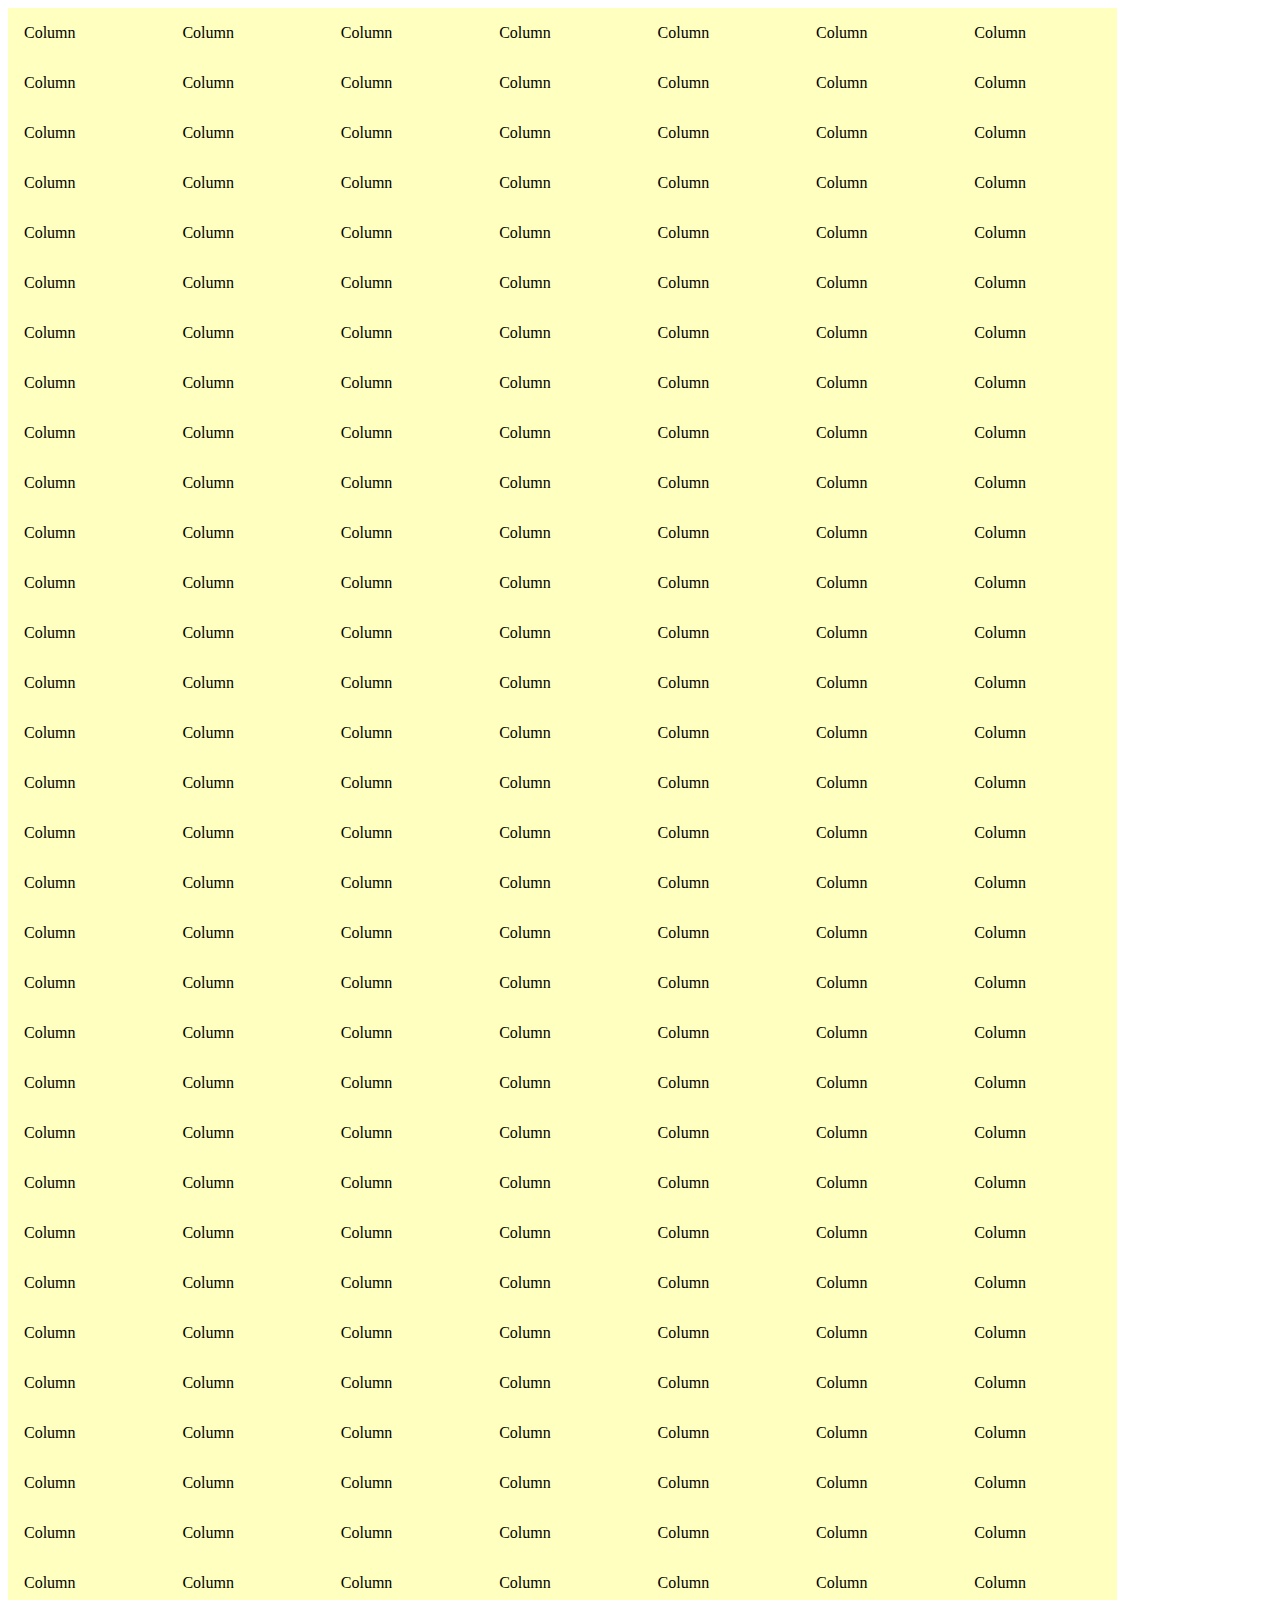
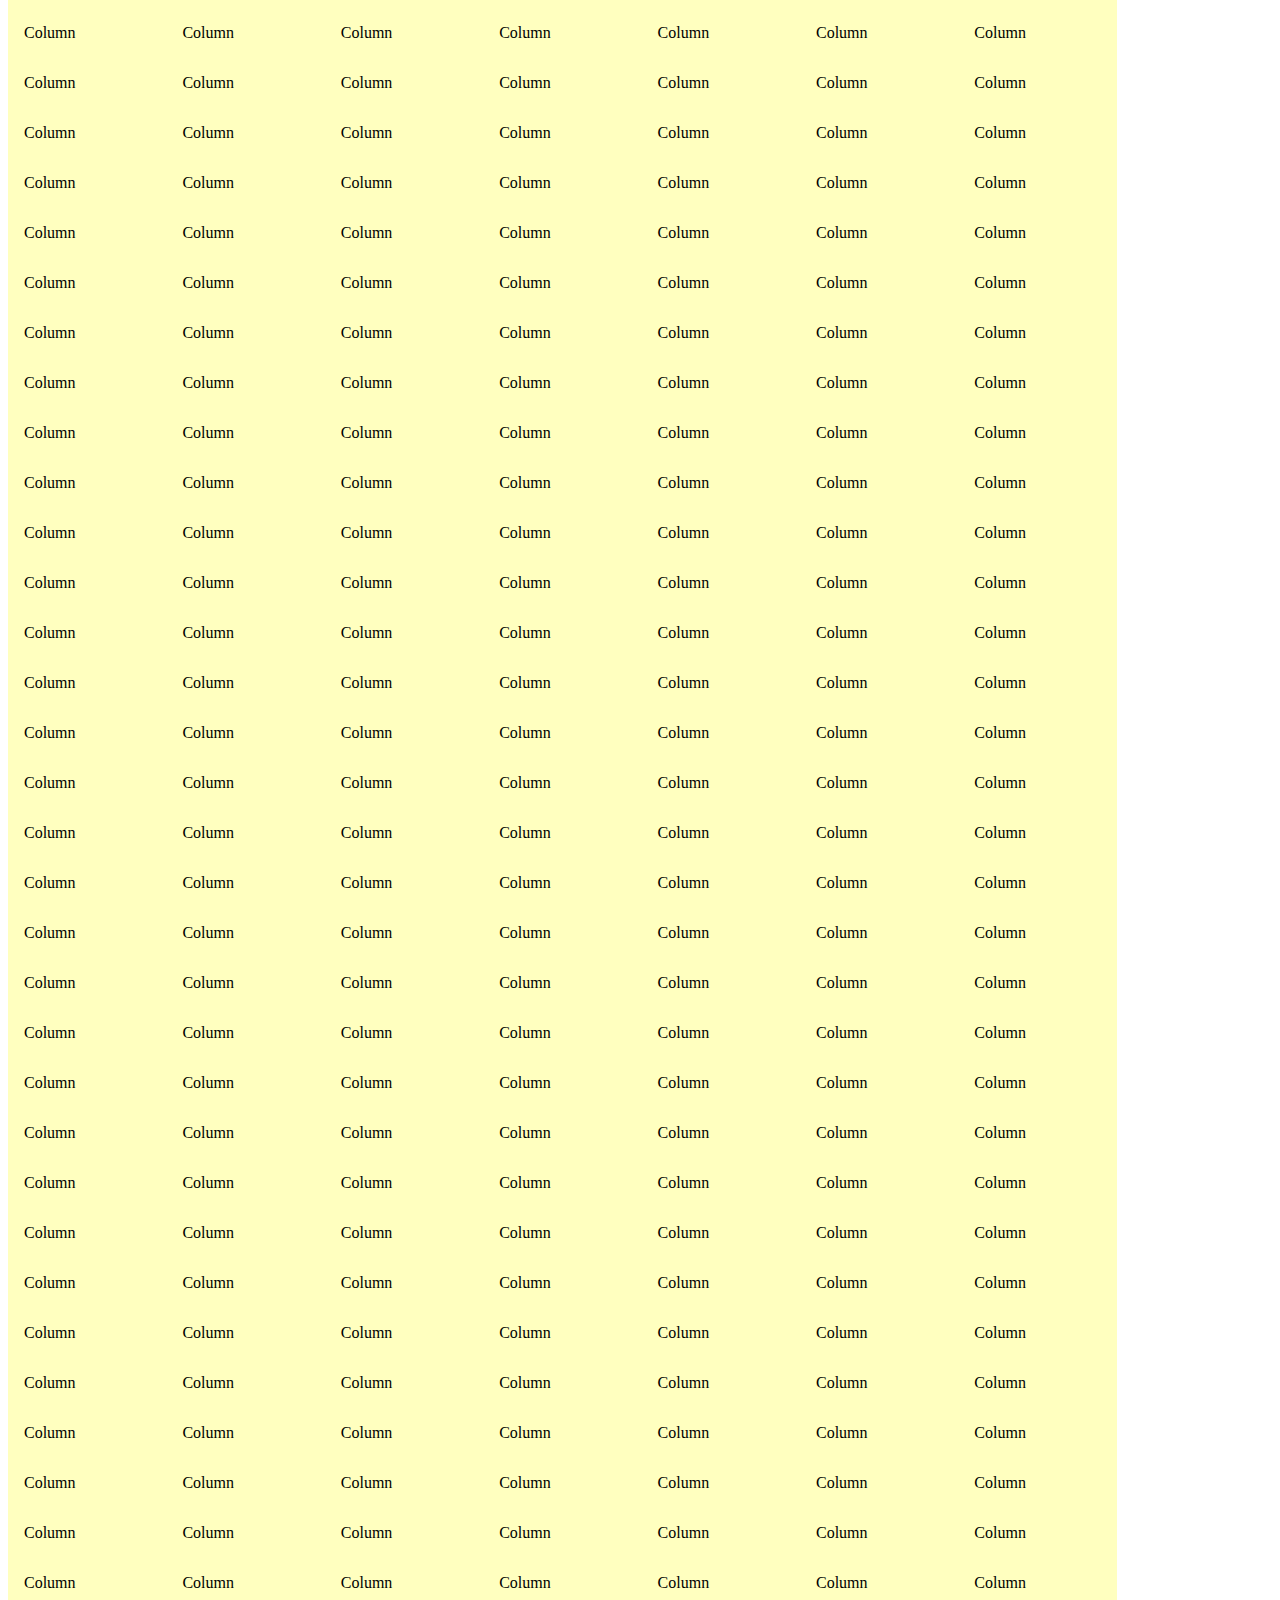
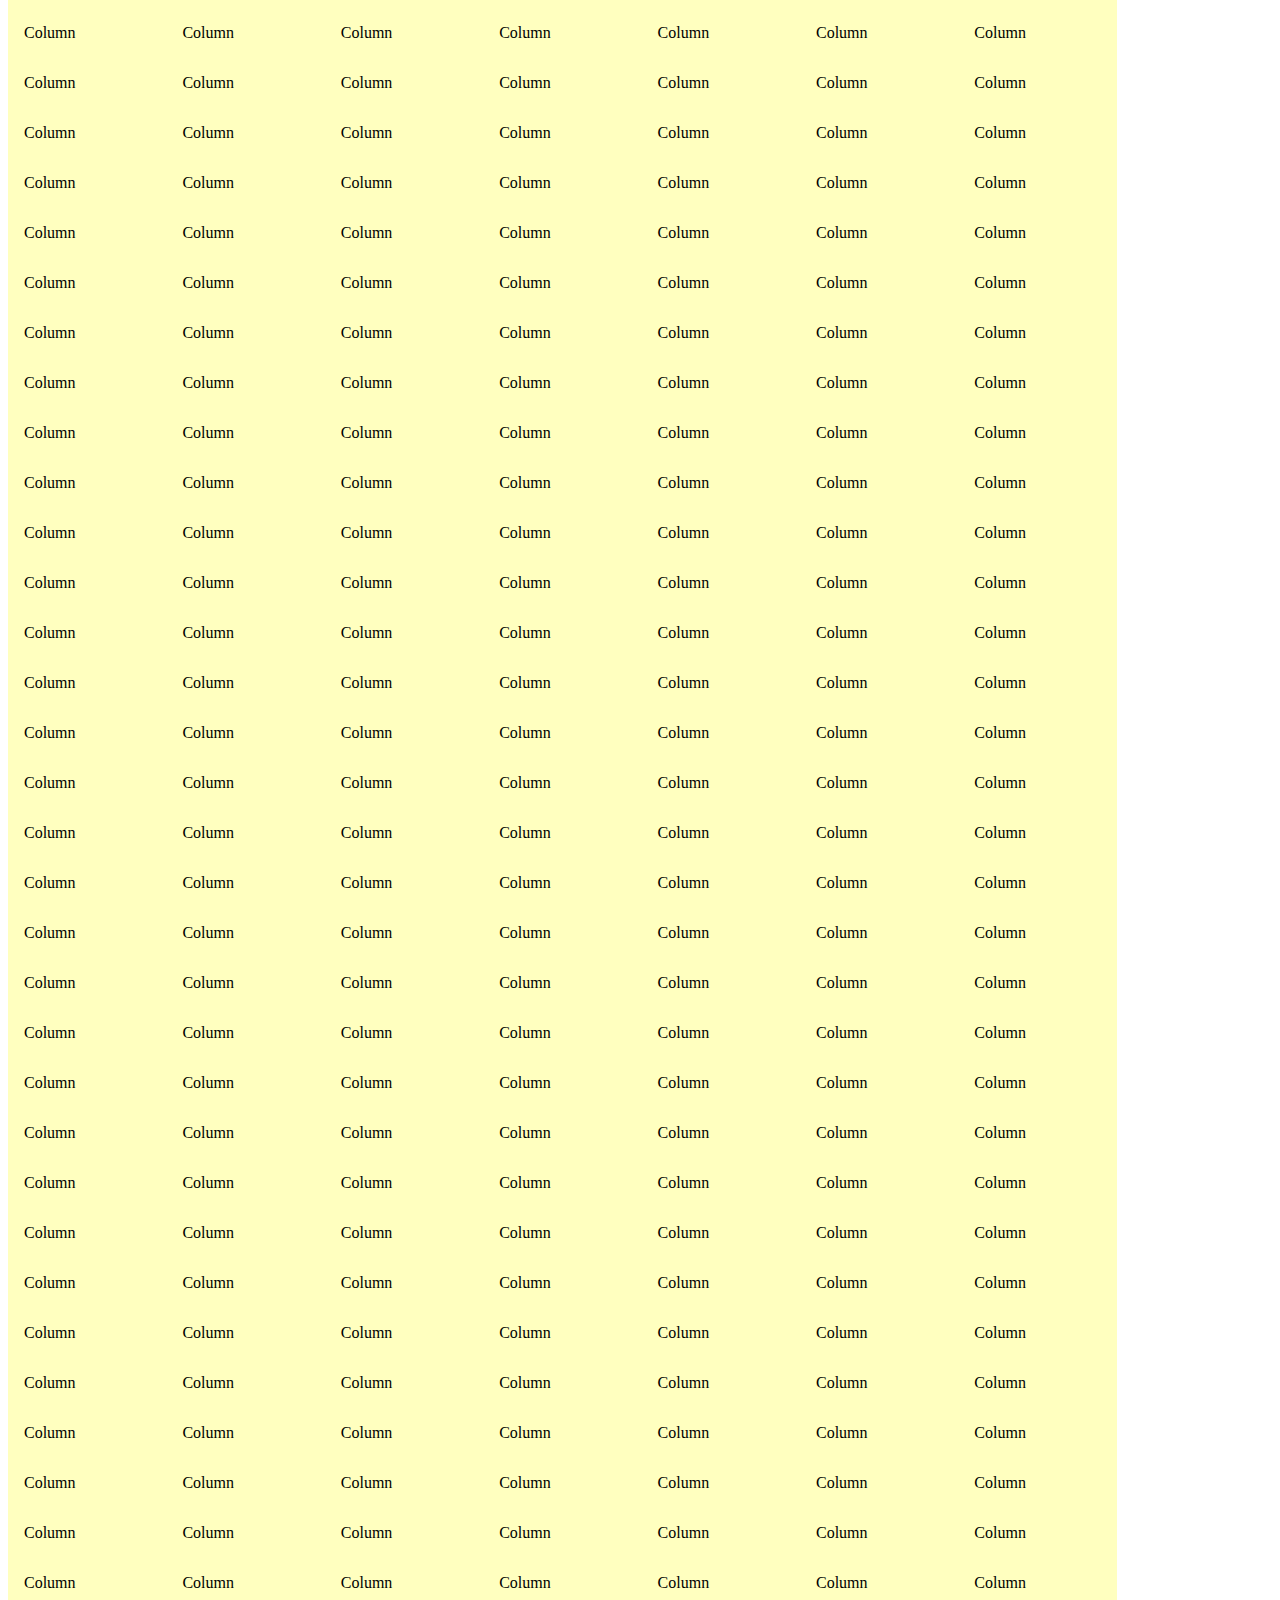
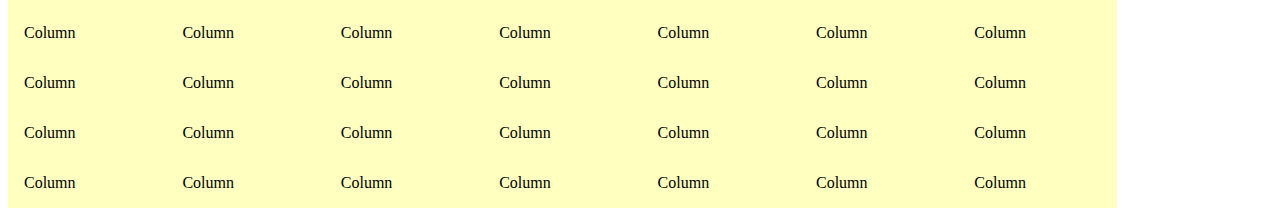
<file: attribute-selectors.html>
<!DOCTYPE html>
<html>
  <head>
    <meta charset="utf-8">
    <title>CSS attribute selectors performance test &middot; @mdo</title>
    <style>
      [class^="column"] {
        float: left;
        width: 10%;
        padding: 1rem;
        background-color: rgba(255,255,0,.25);
      }
    </style>
  </head>
  <body>

    <div class="column-class">Column</div>
    <div class="column-class">Column</div>
    <div class="column-class">Column</div>
    <div class="column-class">Column</div>
    <div class="column-class">Column</div>
    <div class="column-class">Column</div>
    <div class="column-class">Column</div>
    <div class="column-class">Column</div>
    <div class="column-class">Column</div>
    <div class="column-class">Column</div>

    <div class="column-class">Column</div>
    <div class="column-class">Column</div>
    <div class="column-class">Column</div>
    <div class="column-class">Column</div>
    <div class="column-class">Column</div>
    <div class="column-class">Column</div>
    <div class="column-class">Column</div>
    <div class="column-class">Column</div>
    <div class="column-class">Column</div>
    <div class="column-class">Column</div>

    <div class="column-class">Column</div>
    <div class="column-class">Column</div>
    <div class="column-class">Column</div>
    <div class="column-class">Column</div>
    <div class="column-class">Column</div>
    <div class="column-class">Column</div>
    <div class="column-class">Column</div>
    <div class="column-class">Column</div>
    <div class="column-class">Column</div>
    <div class="column-class">Column</div>

    <div class="column-class">Column</div>
    <div class="column-class">Column</div>
    <div class="column-class">Column</div>
    <div class="column-class">Column</div>
    <div class="column-class">Column</div>
    <div class="column-class">Column</div>
    <div class="column-class">Column</div>
    <div class="column-class">Column</div>
    <div class="column-class">Column</div>
    <div class="column-class">Column</div>

    <div class="column-class">Column</div>
    <div class="column-class">Column</div>
    <div class="column-class">Column</div>
    <div class="column-class">Column</div>
    <div class="column-class">Column</div>
    <div class="column-class">Column</div>
    <div class="column-class">Column</div>
    <div class="column-class">Column</div>
    <div class="column-class">Column</div>
    <div class="column-class">Column</div>

    <div class="column-class">Column</div>
    <div class="column-class">Column</div>
    <div class="column-class">Column</div>
    <div class="column-class">Column</div>
    <div class="column-class">Column</div>
    <div class="column-class">Column</div>
    <div class="column-class">Column</div>
    <div class="column-class">Column</div>
    <div class="column-class">Column</div>
    <div class="column-class">Column</div>

    <div class="column-class">Column</div>
    <div class="column-class">Column</div>
    <div class="column-class">Column</div>
    <div class="column-class">Column</div>
    <div class="column-class">Column</div>
    <div class="column-class">Column</div>
    <div class="column-class">Column</div>
    <div class="column-class">Column</div>
    <div class="column-class">Column</div>
    <div class="column-class">Column</div>

    <div class="column-class">Column</div>
    <div class="column-class">Column</div>
    <div class="column-class">Column</div>
    <div class="column-class">Column</div>
    <div class="column-class">Column</div>
    <div class="column-class">Column</div>
    <div class="column-class">Column</div>
    <div class="column-class">Column</div>
    <div class="column-class">Column</div>
    <div class="column-class">Column</div>

    <div class="column-class">Column</div>
    <div class="column-class">Column</div>
    <div class="column-class">Column</div>
    <div class="column-class">Column</div>
    <div class="column-class">Column</div>
    <div class="column-class">Column</div>
    <div class="column-class">Column</div>
    <div class="column-class">Column</div>
    <div class="column-class">Column</div>
    <div class="column-class">Column</div>

    <div class="column-class">Column</div>
    <div class="column-class">Column</div>
    <div class="column-class">Column</div>
    <div class="column-class">Column</div>
    <div class="column-class">Column</div>
    <div class="column-class">Column</div>
    <div class="column-class">Column</div>
    <div class="column-class">Column</div>
    <div class="column-class">Column</div>
    <div class="column-class">Column</div>

    <div class="column-class">Column</div>
    <div class="column-class">Column</div>
    <div class="column-class">Column</div>
    <div class="column-class">Column</div>
    <div class="column-class">Column</div>
    <div class="column-class">Column</div>
    <div class="column-class">Column</div>
    <div class="column-class">Column</div>
    <div class="column-class">Column</div>
    <div class="column-class">Column</div>

    <div class="column-class">Column</div>
    <div class="column-class">Column</div>
    <div class="column-class">Column</div>
    <div class="column-class">Column</div>
    <div class="column-class">Column</div>
    <div class="column-class">Column</div>
    <div class="column-class">Column</div>
    <div class="column-class">Column</div>
    <div class="column-class">Column</div>
    <div class="column-class">Column</div>

    <div class="column-class">Column</div>
    <div class="column-class">Column</div>
    <div class="column-class">Column</div>
    <div class="column-class">Column</div>
    <div class="column-class">Column</div>
    <div class="column-class">Column</div>
    <div class="column-class">Column</div>
    <div class="column-class">Column</div>
    <div class="column-class">Column</div>
    <div class="column-class">Column</div>

    <div class="column-class">Column</div>
    <div class="column-class">Column</div>
    <div class="column-class">Column</div>
    <div class="column-class">Column</div>
    <div class="column-class">Column</div>
    <div class="column-class">Column</div>
    <div class="column-class">Column</div>
    <div class="column-class">Column</div>
    <div class="column-class">Column</div>
    <div class="column-class">Column</div>

    <div class="column-class">Column</div>
    <div class="column-class">Column</div>
    <div class="column-class">Column</div>
    <div class="column-class">Column</div>
    <div class="column-class">Column</div>
    <div class="column-class">Column</div>
    <div class="column-class">Column</div>
    <div class="column-class">Column</div>
    <div class="column-class">Column</div>
    <div class="column-class">Column</div>

    <div class="column-class">Column</div>
    <div class="column-class">Column</div>
    <div class="column-class">Column</div>
    <div class="column-class">Column</div>
    <div class="column-class">Column</div>
    <div class="column-class">Column</div>
    <div class="column-class">Column</div>
    <div class="column-class">Column</div>
    <div class="column-class">Column</div>
    <div class="column-class">Column</div>

    <div class="column-class">Column</div>
    <div class="column-class">Column</div>
    <div class="column-class">Column</div>
    <div class="column-class">Column</div>
    <div class="column-class">Column</div>
    <div class="column-class">Column</div>
    <div class="column-class">Column</div>
    <div class="column-class">Column</div>
    <div class="column-class">Column</div>
    <div class="column-class">Column</div>

    <div class="column-class">Column</div>
    <div class="column-class">Column</div>
    <div class="column-class">Column</div>
    <div class="column-class">Column</div>
    <div class="column-class">Column</div>
    <div class="column-class">Column</div>
    <div class="column-class">Column</div>
    <div class="column-class">Column</div>
    <div class="column-class">Column</div>
    <div class="column-class">Column</div>

    <div class="column-class">Column</div>
    <div class="column-class">Column</div>
    <div class="column-class">Column</div>
    <div class="column-class">Column</div>
    <div class="column-class">Column</div>
    <div class="column-class">Column</div>
    <div class="column-class">Column</div>
    <div class="column-class">Column</div>
    <div class="column-class">Column</div>
    <div class="column-class">Column</div>

    <div class="column-class">Column</div>
    <div class="column-class">Column</div>
    <div class="column-class">Column</div>
    <div class="column-class">Column</div>
    <div class="column-class">Column</div>
    <div class="column-class">Column</div>
    <div class="column-class">Column</div>
    <div class="column-class">Column</div>
    <div class="column-class">Column</div>
    <div class="column-class">Column</div>

    <div class="column-class">Column</div>
    <div class="column-class">Column</div>
    <div class="column-class">Column</div>
    <div class="column-class">Column</div>
    <div class="column-class">Column</div>
    <div class="column-class">Column</div>
    <div class="column-class">Column</div>
    <div class="column-class">Column</div>
    <div class="column-class">Column</div>
    <div class="column-class">Column</div>

    <div class="column-class">Column</div>
    <div class="column-class">Column</div>
    <div class="column-class">Column</div>
    <div class="column-class">Column</div>
    <div class="column-class">Column</div>
    <div class="column-class">Column</div>
    <div class="column-class">Column</div>
    <div class="column-class">Column</div>
    <div class="column-class">Column</div>
    <div class="column-class">Column</div>

    <div class="column-class">Column</div>
    <div class="column-class">Column</div>
    <div class="column-class">Column</div>
    <div class="column-class">Column</div>
    <div class="column-class">Column</div>
    <div class="column-class">Column</div>
    <div class="column-class">Column</div>
    <div class="column-class">Column</div>
    <div class="column-class">Column</div>
    <div class="column-class">Column</div>

    <div class="column-class">Column</div>
    <div class="column-class">Column</div>
    <div class="column-class">Column</div>
    <div class="column-class">Column</div>
    <div class="column-class">Column</div>
    <div class="column-class">Column</div>
    <div class="column-class">Column</div>
    <div class="column-class">Column</div>
    <div class="column-class">Column</div>
    <div class="column-class">Column</div>

    <div class="column-class">Column</div>
    <div class="column-class">Column</div>
    <div class="column-class">Column</div>
    <div class="column-class">Column</div>
    <div class="column-class">Column</div>
    <div class="column-class">Column</div>
    <div class="column-class">Column</div>
    <div class="column-class">Column</div>
    <div class="column-class">Column</div>
    <div class="column-class">Column</div>

    <div class="column-class">Column</div>
    <div class="column-class">Column</div>
    <div class="column-class">Column</div>
    <div class="column-class">Column</div>
    <div class="column-class">Column</div>
    <div class="column-class">Column</div>
    <div class="column-class">Column</div>
    <div class="column-class">Column</div>
    <div class="column-class">Column</div>
    <div class="column-class">Column</div>

    <div class="column-class">Column</div>
    <div class="column-class">Column</div>
    <div class="column-class">Column</div>
    <div class="column-class">Column</div>
    <div class="column-class">Column</div>
    <div class="column-class">Column</div>
    <div class="column-class">Column</div>
    <div class="column-class">Column</div>
    <div class="column-class">Column</div>
    <div class="column-class">Column</div>

    <div class="column-class">Column</div>
    <div class="column-class">Column</div>
    <div class="column-class">Column</div>
    <div class="column-class">Column</div>
    <div class="column-class">Column</div>
    <div class="column-class">Column</div>
    <div class="column-class">Column</div>
    <div class="column-class">Column</div>
    <div class="column-class">Column</div>
    <div class="column-class">Column</div>

    <div class="column-class">Column</div>
    <div class="column-class">Column</div>
    <div class="column-class">Column</div>
    <div class="column-class">Column</div>
    <div class="column-class">Column</div>
    <div class="column-class">Column</div>
    <div class="column-class">Column</div>
    <div class="column-class">Column</div>
    <div class="column-class">Column</div>
    <div class="column-class">Column</div>

    <div class="column-class">Column</div>
    <div class="column-class">Column</div>
    <div class="column-class">Column</div>
    <div class="column-class">Column</div>
    <div class="column-class">Column</div>
    <div class="column-class">Column</div>
    <div class="column-class">Column</div>
    <div class="column-class">Column</div>
    <div class="column-class">Column</div>
    <div class="column-class">Column</div>

    <div class="column-class">Column</div>
    <div class="column-class">Column</div>
    <div class="column-class">Column</div>
    <div class="column-class">Column</div>
    <div class="column-class">Column</div>
    <div class="column-class">Column</div>
    <div class="column-class">Column</div>
    <div class="column-class">Column</div>
    <div class="column-class">Column</div>
    <div class="column-class">Column</div>

    <div class="column-class">Column</div>
    <div class="column-class">Column</div>
    <div class="column-class">Column</div>
    <div class="column-class">Column</div>
    <div class="column-class">Column</div>
    <div class="column-class">Column</div>
    <div class="column-class">Column</div>
    <div class="column-class">Column</div>
    <div class="column-class">Column</div>
    <div class="column-class">Column</div>

    <div class="column-class">Column</div>
    <div class="column-class">Column</div>
    <div class="column-class">Column</div>
    <div class="column-class">Column</div>
    <div class="column-class">Column</div>
    <div class="column-class">Column</div>
    <div class="column-class">Column</div>
    <div class="column-class">Column</div>
    <div class="column-class">Column</div>
    <div class="column-class">Column</div>

    <div class="column-class">Column</div>
    <div class="column-class">Column</div>
    <div class="column-class">Column</div>
    <div class="column-class">Column</div>
    <div class="column-class">Column</div>
    <div class="column-class">Column</div>
    <div class="column-class">Column</div>
    <div class="column-class">Column</div>
    <div class="column-class">Column</div>
    <div class="column-class">Column</div>

    <div class="column-class">Column</div>
    <div class="column-class">Column</div>
    <div class="column-class">Column</div>
    <div class="column-class">Column</div>
    <div class="column-class">Column</div>
    <div class="column-class">Column</div>
    <div class="column-class">Column</div>
    <div class="column-class">Column</div>
    <div class="column-class">Column</div>
    <div class="column-class">Column</div>

    <div class="column-class">Column</div>
    <div class="column-class">Column</div>
    <div class="column-class">Column</div>
    <div class="column-class">Column</div>
    <div class="column-class">Column</div>
    <div class="column-class">Column</div>
    <div class="column-class">Column</div>
    <div class="column-class">Column</div>
    <div class="column-class">Column</div>
    <div class="column-class">Column</div>

    <div class="column-class">Column</div>
    <div class="column-class">Column</div>
    <div class="column-class">Column</div>
    <div class="column-class">Column</div>
    <div class="column-class">Column</div>
    <div class="column-class">Column</div>
    <div class="column-class">Column</div>
    <div class="column-class">Column</div>
    <div class="column-class">Column</div>
    <div class="column-class">Column</div>

    <div class="column-class">Column</div>
    <div class="column-class">Column</div>
    <div class="column-class">Column</div>
    <div class="column-class">Column</div>
    <div class="column-class">Column</div>
    <div class="column-class">Column</div>
    <div class="column-class">Column</div>
    <div class="column-class">Column</div>
    <div class="column-class">Column</div>
    <div class="column-class">Column</div>

    <div class="column-class">Column</div>
    <div class="column-class">Column</div>
    <div class="column-class">Column</div>
    <div class="column-class">Column</div>
    <div class="column-class">Column</div>
    <div class="column-class">Column</div>
    <div class="column-class">Column</div>
    <div class="column-class">Column</div>
    <div class="column-class">Column</div>
    <div class="column-class">Column</div>

    <div class="column-class">Column</div>
    <div class="column-class">Column</div>
    <div class="column-class">Column</div>
    <div class="column-class">Column</div>
    <div class="column-class">Column</div>
    <div class="column-class">Column</div>
    <div class="column-class">Column</div>
    <div class="column-class">Column</div>
    <div class="column-class">Column</div>
    <div class="column-class">Column</div>

    <div class="column-class">Column</div>
    <div class="column-class">Column</div>
    <div class="column-class">Column</div>
    <div class="column-class">Column</div>
    <div class="column-class">Column</div>
    <div class="column-class">Column</div>
    <div class="column-class">Column</div>
    <div class="column-class">Column</div>
    <div class="column-class">Column</div>
    <div class="column-class">Column</div>

    <div class="column-class">Column</div>
    <div class="column-class">Column</div>
    <div class="column-class">Column</div>
    <div class="column-class">Column</div>
    <div class="column-class">Column</div>
    <div class="column-class">Column</div>
    <div class="column-class">Column</div>
    <div class="column-class">Column</div>
    <div class="column-class">Column</div>
    <div class="column-class">Column</div>

    <div class="column-class">Column</div>
    <div class="column-class">Column</div>
    <div class="column-class">Column</div>
    <div class="column-class">Column</div>
    <div class="column-class">Column</div>
    <div class="column-class">Column</div>
    <div class="column-class">Column</div>
    <div class="column-class">Column</div>
    <div class="column-class">Column</div>
    <div class="column-class">Column</div>

    <div class="column-class">Column</div>
    <div class="column-class">Column</div>
    <div class="column-class">Column</div>
    <div class="column-class">Column</div>
    <div class="column-class">Column</div>
    <div class="column-class">Column</div>
    <div class="column-class">Column</div>
    <div class="column-class">Column</div>
    <div class="column-class">Column</div>
    <div class="column-class">Column</div>

    <div class="column-class">Column</div>
    <div class="column-class">Column</div>
    <div class="column-class">Column</div>
    <div class="column-class">Column</div>
    <div class="column-class">Column</div>
    <div class="column-class">Column</div>
    <div class="column-class">Column</div>
    <div class="column-class">Column</div>
    <div class="column-class">Column</div>
    <div class="column-class">Column</div>

    <div class="column-class">Column</div>
    <div class="column-class">Column</div>
    <div class="column-class">Column</div>
    <div class="column-class">Column</div>
    <div class="column-class">Column</div>
    <div class="column-class">Column</div>
    <div class="column-class">Column</div>
    <div class="column-class">Column</div>
    <div class="column-class">Column</div>
    <div class="column-class">Column</div>

    <div class="column-class">Column</div>
    <div class="column-class">Column</div>
    <div class="column-class">Column</div>
    <div class="column-class">Column</div>
    <div class="column-class">Column</div>
    <div class="column-class">Column</div>
    <div class="column-class">Column</div>
    <div class="column-class">Column</div>
    <div class="column-class">Column</div>
    <div class="column-class">Column</div>

    <div class="column-class">Column</div>
    <div class="column-class">Column</div>
    <div class="column-class">Column</div>
    <div class="column-class">Column</div>
    <div class="column-class">Column</div>
    <div class="column-class">Column</div>
    <div class="column-class">Column</div>
    <div class="column-class">Column</div>
    <div class="column-class">Column</div>
    <div class="column-class">Column</div>

    <div class="column-class">Column</div>
    <div class="column-class">Column</div>
    <div class="column-class">Column</div>
    <div class="column-class">Column</div>
    <div class="column-class">Column</div>
    <div class="column-class">Column</div>
    <div class="column-class">Column</div>
    <div class="column-class">Column</div>
    <div class="column-class">Column</div>
    <div class="column-class">Column</div>

    <div class="column-class">Column</div>
    <div class="column-class">Column</div>
    <div class="column-class">Column</div>
    <div class="column-class">Column</div>
    <div class="column-class">Column</div>
    <div class="column-class">Column</div>
    <div class="column-class">Column</div>
    <div class="column-class">Column</div>
    <div class="column-class">Column</div>
    <div class="column-class">Column</div>

    <div class="column-class">Column</div>
    <div class="column-class">Column</div>
    <div class="column-class">Column</div>
    <div class="column-class">Column</div>
    <div class="column-class">Column</div>
    <div class="column-class">Column</div>
    <div class="column-class">Column</div>
    <div class="column-class">Column</div>
    <div class="column-class">Column</div>
    <div class="column-class">Column</div>

    <div class="column-class">Column</div>
    <div class="column-class">Column</div>
    <div class="column-class">Column</div>
    <div class="column-class">Column</div>
    <div class="column-class">Column</div>
    <div class="column-class">Column</div>
    <div class="column-class">Column</div>
    <div class="column-class">Column</div>
    <div class="column-class">Column</div>
    <div class="column-class">Column</div>

    <div class="column-class">Column</div>
    <div class="column-class">Column</div>
    <div class="column-class">Column</div>
    <div class="column-class">Column</div>
    <div class="column-class">Column</div>
    <div class="column-class">Column</div>
    <div class="column-class">Column</div>
    <div class="column-class">Column</div>
    <div class="column-class">Column</div>
    <div class="column-class">Column</div>

    <div class="column-class">Column</div>
    <div class="column-class">Column</div>
    <div class="column-class">Column</div>
    <div class="column-class">Column</div>
    <div class="column-class">Column</div>
    <div class="column-class">Column</div>
    <div class="column-class">Column</div>
    <div class="column-class">Column</div>
    <div class="column-class">Column</div>
    <div class="column-class">Column</div>

    <div class="column-class">Column</div>
    <div class="column-class">Column</div>
    <div class="column-class">Column</div>
    <div class="column-class">Column</div>
    <div class="column-class">Column</div>
    <div class="column-class">Column</div>
    <div class="column-class">Column</div>
    <div class="column-class">Column</div>
    <div class="column-class">Column</div>
    <div class="column-class">Column</div>

    <div class="column-class">Column</div>
    <div class="column-class">Column</div>
    <div class="column-class">Column</div>
    <div class="column-class">Column</div>
    <div class="column-class">Column</div>
    <div class="column-class">Column</div>
    <div class="column-class">Column</div>
    <div class="column-class">Column</div>
    <div class="column-class">Column</div>
    <div class="column-class">Column</div>

    <div class="column-class">Column</div>
    <div class="column-class">Column</div>
    <div class="column-class">Column</div>
    <div class="column-class">Column</div>
    <div class="column-class">Column</div>
    <div class="column-class">Column</div>
    <div class="column-class">Column</div>
    <div class="column-class">Column</div>
    <div class="column-class">Column</div>
    <div class="column-class">Column</div>

    <div class="column-class">Column</div>
    <div class="column-class">Column</div>
    <div class="column-class">Column</div>
    <div class="column-class">Column</div>
    <div class="column-class">Column</div>
    <div class="column-class">Column</div>
    <div class="column-class">Column</div>
    <div class="column-class">Column</div>
    <div class="column-class">Column</div>
    <div class="column-class">Column</div>

    <div class="column-class">Column</div>
    <div class="column-class">Column</div>
    <div class="column-class">Column</div>
    <div class="column-class">Column</div>
    <div class="column-class">Column</div>
    <div class="column-class">Column</div>
    <div class="column-class">Column</div>
    <div class="column-class">Column</div>
    <div class="column-class">Column</div>
    <div class="column-class">Column</div>

    <div class="column-class">Column</div>
    <div class="column-class">Column</div>
    <div class="column-class">Column</div>
    <div class="column-class">Column</div>
    <div class="column-class">Column</div>
    <div class="column-class">Column</div>
    <div class="column-class">Column</div>
    <div class="column-class">Column</div>
    <div class="column-class">Column</div>
    <div class="column-class">Column</div>

    <div class="column-class">Column</div>
    <div class="column-class">Column</div>
    <div class="column-class">Column</div>
    <div class="column-class">Column</div>
    <div class="column-class">Column</div>
    <div class="column-class">Column</div>
    <div class="column-class">Column</div>
    <div class="column-class">Column</div>
    <div class="column-class">Column</div>
    <div class="column-class">Column</div>

    <div class="column-class">Column</div>
    <div class="column-class">Column</div>
    <div class="column-class">Column</div>
    <div class="column-class">Column</div>
    <div class="column-class">Column</div>
    <div class="column-class">Column</div>
    <div class="column-class">Column</div>
    <div class="column-class">Column</div>
    <div class="column-class">Column</div>
    <div class="column-class">Column</div>

    <div class="column-class">Column</div>
    <div class="column-class">Column</div>
    <div class="column-class">Column</div>
    <div class="column-class">Column</div>
    <div class="column-class">Column</div>
    <div class="column-class">Column</div>
    <div class="column-class">Column</div>
    <div class="column-class">Column</div>
    <div class="column-class">Column</div>
    <div class="column-class">Column</div>

    <div class="column-class">Column</div>
    <div class="column-class">Column</div>
    <div class="column-class">Column</div>
    <div class="column-class">Column</div>
    <div class="column-class">Column</div>
    <div class="column-class">Column</div>
    <div class="column-class">Column</div>
    <div class="column-class">Column</div>
    <div class="column-class">Column</div>
    <div class="column-class">Column</div>

    <div class="column-class">Column</div>
    <div class="column-class">Column</div>
    <div class="column-class">Column</div>
    <div class="column-class">Column</div>
    <div class="column-class">Column</div>
    <div class="column-class">Column</div>
    <div class="column-class">Column</div>
    <div class="column-class">Column</div>
    <div class="column-class">Column</div>
    <div class="column-class">Column</div>

    <div class="column-class">Column</div>
    <div class="column-class">Column</div>
    <div class="column-class">Column</div>
    <div class="column-class">Column</div>
    <div class="column-class">Column</div>
    <div class="column-class">Column</div>
    <div class="column-class">Column</div>
    <div class="column-class">Column</div>
    <div class="column-class">Column</div>
    <div class="column-class">Column</div>

    <div class="column-class">Column</div>
    <div class="column-class">Column</div>
    <div class="column-class">Column</div>
    <div class="column-class">Column</div>
    <div class="column-class">Column</div>
    <div class="column-class">Column</div>
    <div class="column-class">Column</div>
    <div class="column-class">Column</div>
    <div class="column-class">Column</div>
    <div class="column-class">Column</div>

    <div class="column-class">Column</div>
    <div class="column-class">Column</div>
    <div class="column-class">Column</div>
    <div class="column-class">Column</div>
    <div class="column-class">Column</div>
    <div class="column-class">Column</div>
    <div class="column-class">Column</div>
    <div class="column-class">Column</div>
    <div class="column-class">Column</div>
    <div class="column-class">Column</div>

    <div class="column-class">Column</div>
    <div class="column-class">Column</div>
    <div class="column-class">Column</div>
    <div class="column-class">Column</div>
    <div class="column-class">Column</div>
    <div class="column-class">Column</div>
    <div class="column-class">Column</div>
    <div class="column-class">Column</div>
    <div class="column-class">Column</div>
    <div class="column-class">Column</div>

    <div class="column-class">Column</div>
    <div class="column-class">Column</div>
    <div class="column-class">Column</div>
    <div class="column-class">Column</div>
    <div class="column-class">Column</div>
    <div class="column-class">Column</div>
    <div class="column-class">Column</div>
    <div class="column-class">Column</div>
    <div class="column-class">Column</div>
    <div class="column-class">Column</div>

  </body>
</html>
</file>
<file: background-color/test.css>
body {
  margin: 0;
  padding: 1rem;
  font: 16px/1.5 "Helvetica Neue", sans-serif;
}

.swatch {
  float: left;
  width: 5.555556%;
  height: 4rem;
  margin-bottom: 1rem;
}

.bg-1  { background-color: #f80c12; }
.bg-2  { background-color: #ee1100; }
.bg-3  { background-color: #ff3311; }
.bg-4  { background-color: #ff4422; }
.bg-5  { background-color: #ff6644; }
.bg-6  { background-color: #ff9933; }
.bg-7  { background-color: #feae2d; }
.bg-8  { background-color: #ccbb33; }
.bg-9  { background-color: #d0c310; }
.bg-10 { background-color: #aacc22; }
.bg-11 { background-color: #69d025; }
.bg-12 { background-color: #22ccaa; }
.bg-13 { background-color: #12bdb9; }
.bg-14 { background-color: #11aabb; }
.bg-15 { background-color: #4444dd; }
.bg-16 { background-color: #3311bb; }
.bg-17 { background-color: #3b0cbd; }
.bg-18 { background-color: #442299; }
</file>
<file: box-sizing-reset-separate/test.css>
body {
  font: 16px/1.5 "Helvetica Neue", sans-serif;
}

* {
  -webkit-box-sizing: border-box;
     -moz-box-sizing: border-box;
          box-sizing: border-box;
}
*:before,
*:after {
  -webkit-box-sizing: border-box;
     -moz-box-sizing: border-box;
          box-sizing: border-box;
}
</file>
<file: box-sizing-reset/test.css>
body {
  font: 16px/1.5 "Helvetica Neue", sans-serif;
}

*,
*:before,
*:after {
  -webkit-box-sizing: border-box;
     -moz-box-sizing: border-box;
          box-sizing: border-box;
}
</file>
